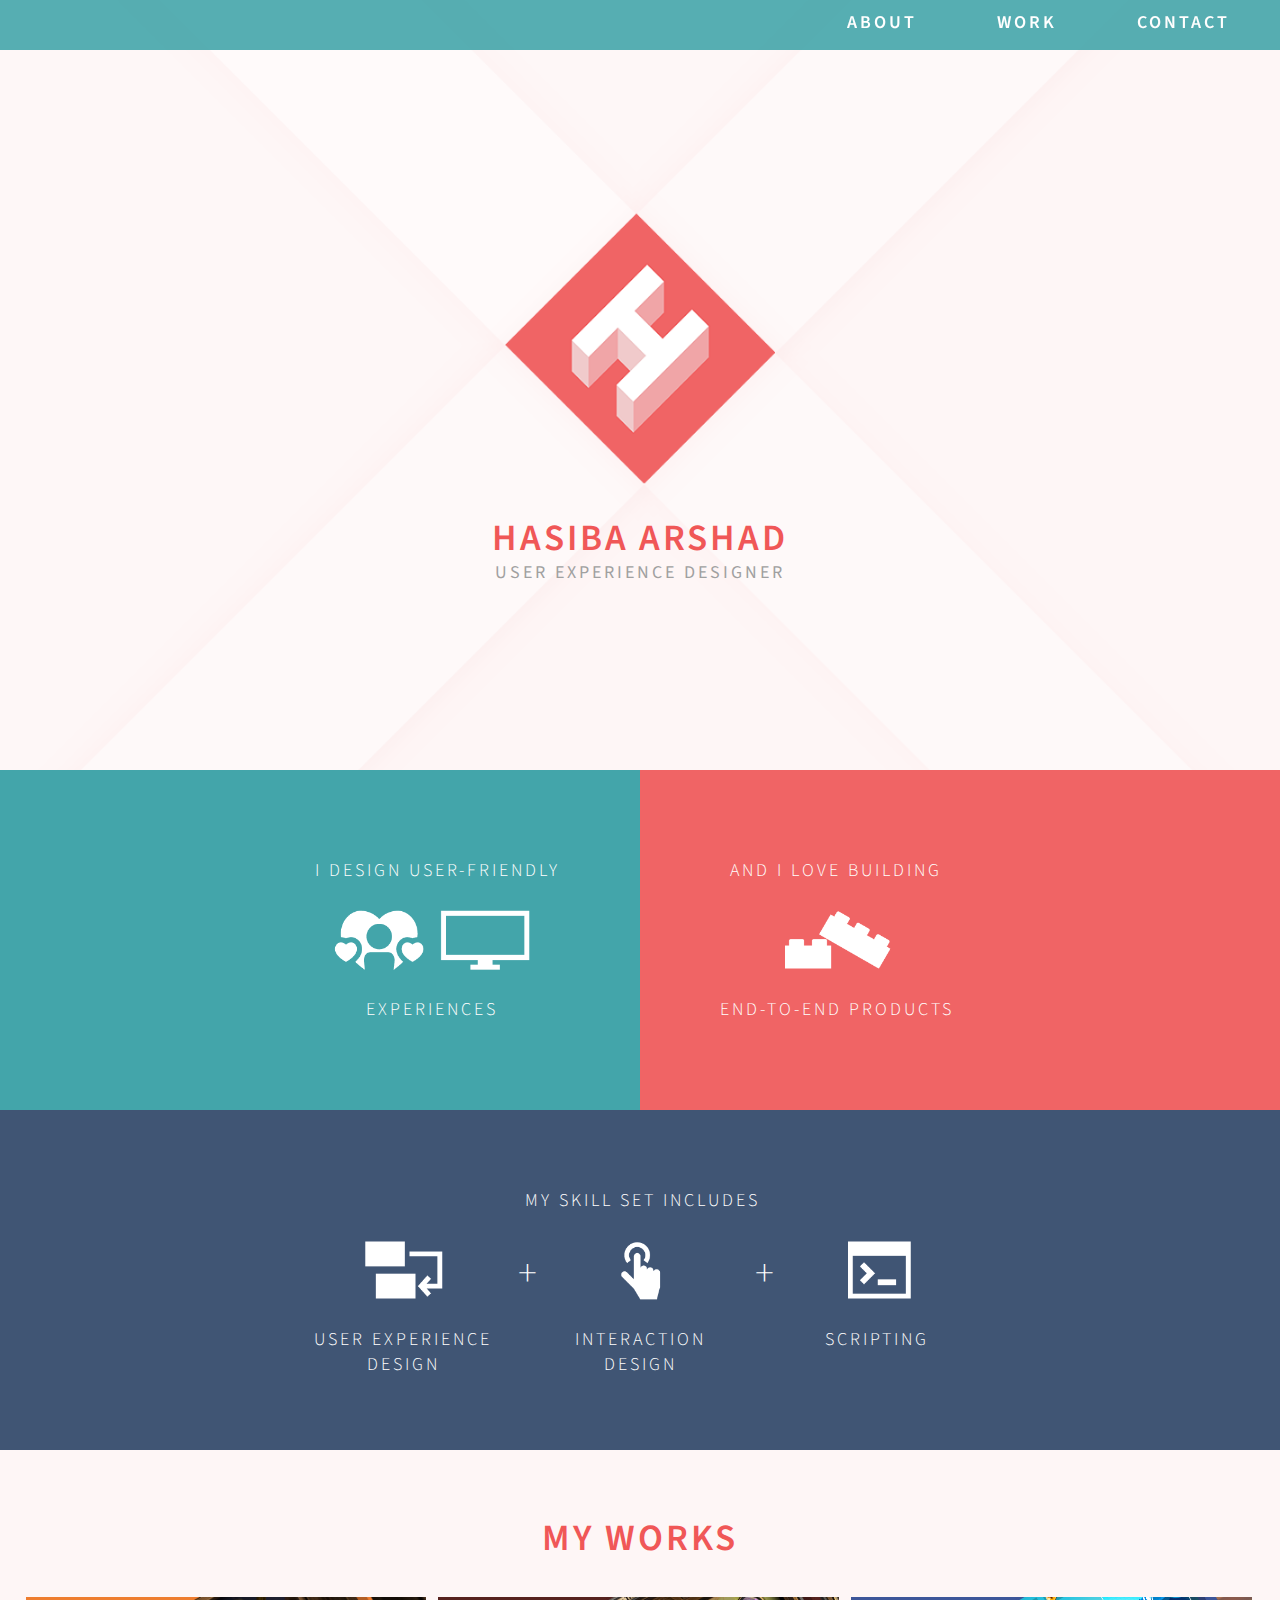
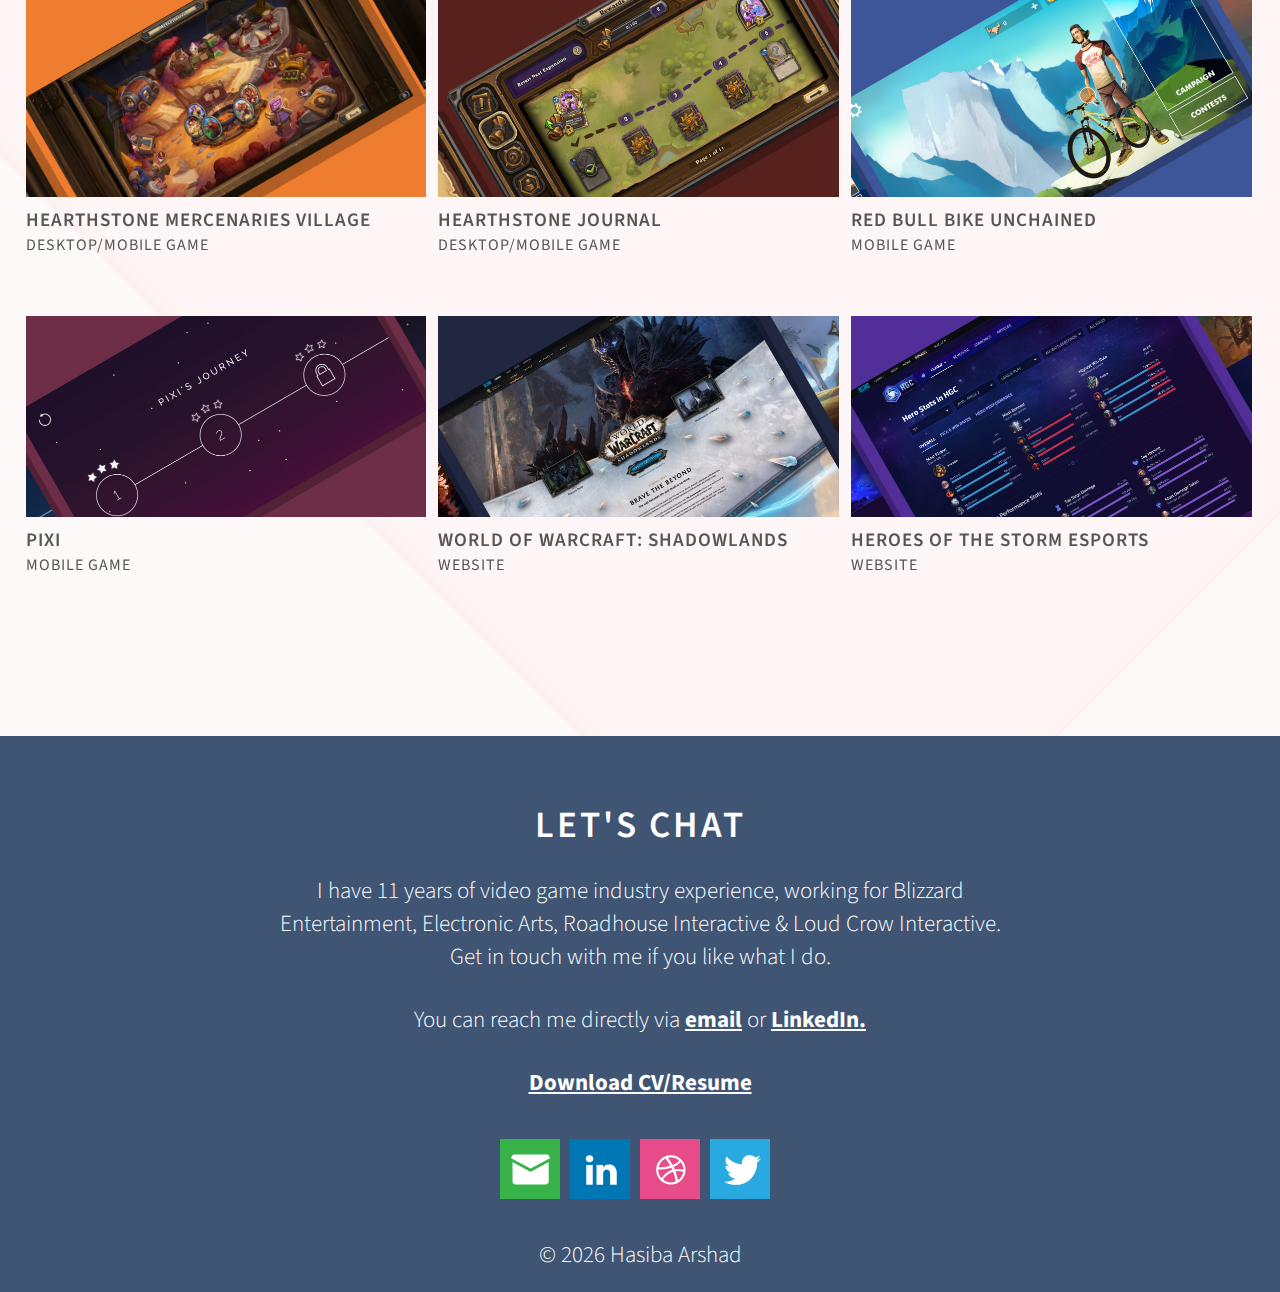
<file: index.html>
<!DOCTYPE html>
<html>
	<head>
		<title>Hasiba | Portfolio</title>
		<meta http-equiv="Content-Type" content="text/html; charset=UTF-8" />
		<meta name="viewport" content="width=device-width, initial-scale=1">
		<link href='https://fonts.googleapis.com/css?family=Source+Sans+Pro:400,200,200italic,300,300italic,400italic,600,600italic,700,700italic,900,900italic' rel='stylesheet' type='text/css'>
		<link rel="shortcut icon" href="favicon.ico" type="image/x-icon" />
		<link rel="stylesheet" type="text/css" href="css/shared.css" />	
		<link rel="stylesheet" type="text/css" href="css/style.css?v=2" />
		<link rel="stylesheet" type="text/css" href="css/fonts.css" />		
		<link rel="stylesheet" type="text/css" href="css/jquery.ui.tooltip.min.css" />	
		<link rel="stylesheet" href="js/FlexSlider/flexslider.css" type="text/css" media="screen" />		
		<script src="js/jquery-1.9.0.js"></script>
		<script src="js/html5shiv.js"></script>
		<script src="js/jqueryui/jquery.ui.core.js"></script>
		<script src="js/jqueryui/jquery.ui.widget.js"></script>
		<script src="js/jqueryui/jquery.ui.position.js"></script>
		<script src="js/jqueryui/jquery.ui.tooltip.js"></script>
		<script src="js/scripts.js"></script>

	</head>
	<body id="main">
		<div class="loader">
			<div class="sk-spinner sk-spinner-rotating-plane"></div>
		</div>
		<a class="absTop" name="top"></a>
		<nav>
			<div class="left">
				<a href="/" class="back"></a>
			</div>
			<a href="#" id="menuDrawer"></a>
			<div class="right">
				<a href="#about" class="left">About</a>
				<a href="#work" class="left">Work</a>
				<a href="#contact" class="left">Contact</a>
			</div>
			
		</nav>
		<div id="intro" data-scroll="white">
			<div id="introContents" data-scroll="down">
				<h1 class="title">Hasiba Arshad</h1>
				<h2 class="title">User Experience Designer</h2>
			</div>
		</div>
		
		<section>
			<a class="absTop" name="about"></a>
			<div id="about">
				<div class="about1">
					<p>I design user-friendly</p>
					<div class="iconText">
						<img src="images/icon_users.png" />
						<p>experiences</p>
					</div>
				</div>
				<div class="about2">
					<p>And I love building</p>
					<div class="iconText">
						<img src="images/icon_build.png" />
						<p>end-to-end products</p>
					</div>
				</div>
				<div class="clear"></div>
				<div class="about3">
					<p>My skill set includes</p>
					<div class="coli">
						<div class="iconText">
							<img src="images/icon_ux.png" />
							<p>user experience design</p>
						</div>
						<p class="plus">+</p>
						<div class="iconText">
							<img src="images/icon_ixd.png" />
							<p>interaction design</p>
						</div>
						<p class="plus">+</p>
						<div class="iconText">
							<img src="images/icon_se.png" />
							<p>scripting</p>
						</div>
						<div class="clear"></div>
					</div>
				</div>
				
			</div>
		</section>
		
		<section class="workThumbs">

			<div data-scroll="white" >
				<a class="absTop" name="work"></a>
				<h1>My Works</h1>
				<div class="works">

					<a class="col hvr-sweep-to-top" href="/village">
						<img src="images/thumb_village.jpg" alt="Thumbnail of Louvre Odeum" />
						<div class="caption">
							<h3>Hearthstone Mercenaries Village</h3>
							<h4>Desktop/Mobile Game</h4>
						</div>
					</a>

					<a class="col hvr-sweep-to-top" href="/journal">
						<img src="images/thumb_hsj.jpg" alt="Thumbnail of Hearthstone Journal" />
						<div class="caption">
							<h3>Hearthstone Journal</h3>
							<h4>Desktop/Mobile Game</h4>
						</div>
					</a>

					<a class="col hvr-sweep-to-top" href="/bike">
						<img src="images/thumb_bike.jpg" alt="Thumbnail of Red Bull Bike Unchained" />
						<div class="caption">
							<h3>Red Bull Bike Unchained</h3>
							<h4>Mobile Game</h4>
						</div>
					</a>
					
					<div class="clear"></div>
				</div>
				<div class="works">	
										
					<a class="col hvr-sweep-to-top" href="/pixi">
						<img src="images/thumb_pixi.jpg" alt="Thumbnail of Pixi" />
						<div class="caption">
							<h3>Pixi</h3>
							<h4>Mobile Game</h4>
						</div>
					</a>

					<a class="col hvr-sweep-to-top" href="/shadowlands">
						<img src="images/thumb_shadowlands.jpg" />
						<div class="caption">
							<h3>World of Warcraft: Shadowlands</h3>
							<h4>Website</h4>
						</div>
					</a>

					<a class="col hvr-sweep-to-top" href="/hgc">
						<img src="images/thumb_hgc.jpg" alt="Thumbnail of Heroes of the Storm Esports" />
						<div class="caption">
							<h3>Heroes of the Storm Esports</h3>
							<h4>Website</h4>
						</div>
					</a>


					
					<div class="clear"></div>
				</div>
			</div>
		</section>
		

		<section class="copyright">
			<div class="contents">
				<a class="absTop" name="contact"></a>
				<h1>Let's Chat</h1>
				<p class="center"> I have <script>document.write(new Date().getFullYear()-2015);</script> years of video game industry experience, working for Blizzard Entertainment, Electronic Arts, Roadhouse Interactive &amp; Loud Crow Interactive. Get in touch with me if you like what I do. </p>
				
				<p class="center"> You can reach me directly via <a target="_blank" href="mailto:hasiba.arshad@gmail.com">email</a> or <a class="col4" target="_blank" href="http://ca.linkedin.com/pub/hasiba-arshad/2b/a78/238/">LinkedIn.</a></p>
				<div class="center"><a target="_blank" href="resume.pdf">Download CV/Resume</a></div>
				<div class="links">
					<a class="col4" target="_blank" href="mailto:hasiba.arshad@gmail.com"><img src="images/icon_email.png" /></a>
					<a class="col4" target="_blank" href="http://ca.linkedin.com/pub/hasiba-arshad/2b/a78/238/"><img src="images/icon_linkedin.png" /></a>
					<a class="col4" target="_blank" href="https://dribbble.com/haxcb"><img src="images/icon_dribbble.png" /></a>
					<a class="col4 last" target="_blank" href="http://twitter.com/haxcb"><img src="images/icon_tw.png" /></a>
					
					<div class="clear"></div>
				</div>
				
				<div class="center small">&copy; <script>document.write(new Date().getFullYear());</script> Hasiba Arshad</div>

			</div>
		</section>		
		
		
		<a href="#top"><div class="backToTop"></div></a>
		
		
		<!-- FlexSlider -->
		<script defer src="js/FlexSlider/jquery.flexslider.js"></script>

		<script type="text/javascript">
			$(window).load(function(){
				$('.flexslider').flexslider({
					animation: "slide",
					slideshow: false,
					start: function(slider){
						$('body').removeClass('loading');
					}
				});
			});
		</script>
		<script type="text/javascript">
			var sc_project=10814347; 
			var sc_invisible=1; 
			var sc_security="bac7a750"; 
			var scJsHost = (("https:" == document.location.protocol) ?
			"https://secure." : "http://www.");
			document.write("<sc"+"ript type='text/javascript' src='" +
			scJsHost+
			"statcounter.com/counter/counter.js'></"+"script>");
		</script>
		<noscript><div class="statcounter"><a title="shopify visitor
		statistics" href="http://statcounter.com/shopify/"
		target="_blank"><img class="statcounter"
		src="http://c.statcounter.com/10814347/0/bac7a750/1/"
		alt="shopify visitor statistics"></a></div></noscript>
	</body>
</html>
</file>
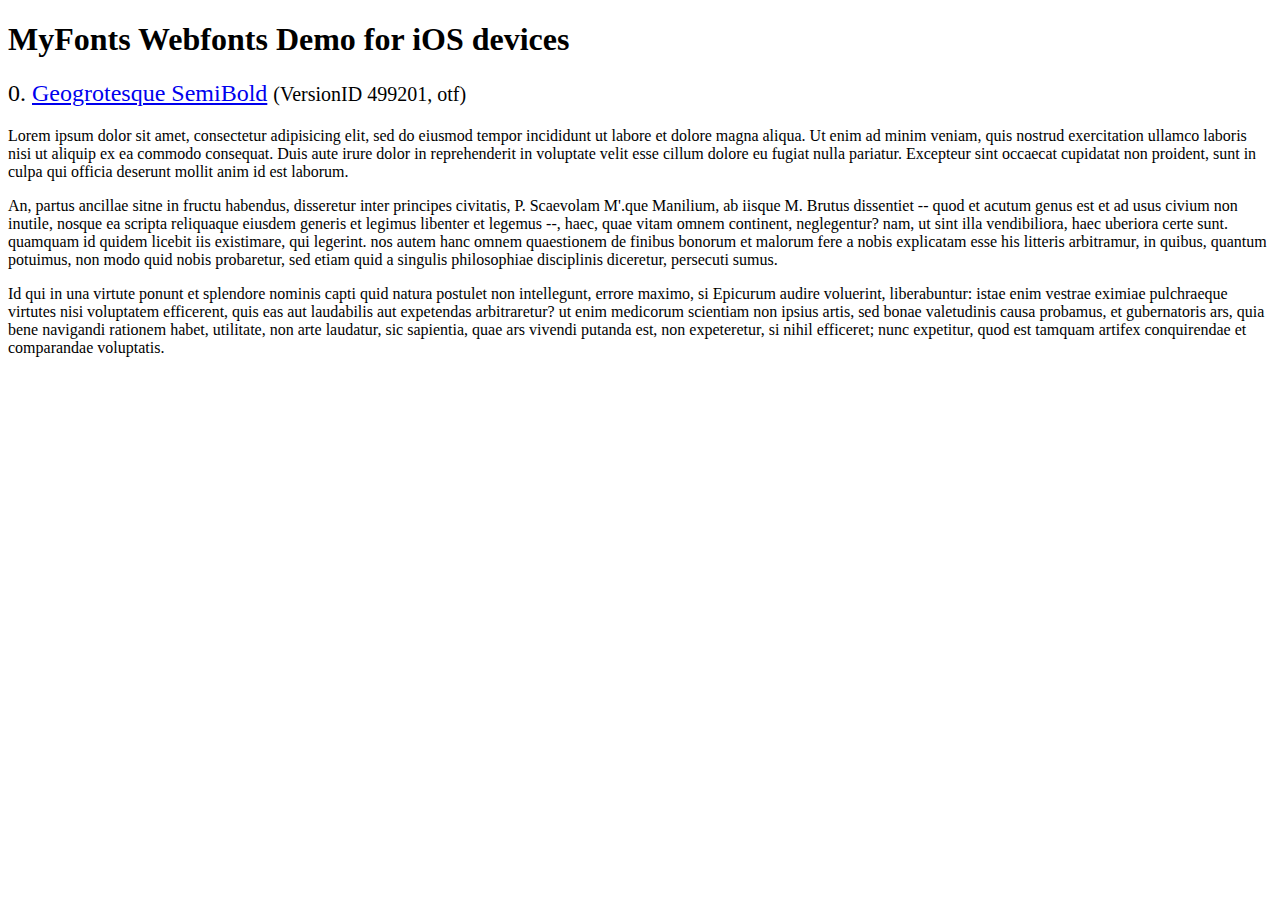
<file: js/FlexSlider/demo/fonts/webfonts/geo-semibold/svg/index.html>
<!DOCTYPE html>
<html>
<head>
<title>MyFonts Webfonts Demo for iOS devices</title>
<meta http-equiv="content-type" content="text/html; charset=utf-8" />

<style type="text/css" media="all">

	h2 {
		 font-weight:normal;
	}

		
	@font-face {
		font-family:"Geogrotesque-SemiBold";
		src:url("style_169898.svg#Geogrotesque-SemiBold") format("svg");
	}
	
	.webfont_0 {
		font-family: Geogrotesque-SemiBold;
	}
		
</style>

</head>

<body>

<h1>MyFonts Webfonts Demo for iOS devices</h1>


<h2>0. <span class='webfont_0'><a href='http://new.myfonts.com/search/style::169898/'>Geogrotesque SemiBold</a></span>
<small>(VersionID 499201, otf)</small>
</h2>

<p class='webfont_0'>Lorem ipsum dolor sit amet, consectetur adipisicing elit, sed do eiusmod tempor incididunt ut labore et dolore magna aliqua. Ut enim ad minim veniam, quis nostrud exercitation ullamco laboris nisi ut aliquip ex ea commodo consequat. Duis aute irure dolor in reprehenderit in voluptate velit esse cillum dolore eu fugiat nulla pariatur. Excepteur sint occaecat cupidatat non proident, sunt in culpa qui officia deserunt mollit anim id est laborum.</p>

<p class='webfont_0'>An, partus ancillae sitne in fructu habendus, disseretur inter principes civitatis, P. Scaevolam M'.que Manilium, ab iisque M. Brutus dissentiet -- quod et acutum genus est et ad usus civium non inutile, nosque ea scripta reliquaque eiusdem generis et legimus libenter et legemus --, haec, quae vitam omnem continent, neglegentur? nam, ut sint illa vendibiliora, haec uberiora certe sunt. quamquam id quidem licebit iis existimare, qui legerint. nos autem hanc omnem quaestionem de finibus bonorum et malorum fere a nobis explicatam esse his litteris arbitramur, in quibus, quantum potuimus, non modo quid nobis probaretur, sed etiam quid a singulis philosophiae disciplinis diceretur, persecuti sumus.</p>

<p class='webfont_0'>Id qui in una virtute ponunt et splendore nominis capti quid natura postulet non intellegunt, errore maximo, si Epicurum audire voluerint, liberabuntur: istae enim vestrae eximiae pulchraeque virtutes nisi voluptatem efficerent, quis eas aut laudabilis aut expetendas arbitraretur? ut enim medicorum scientiam non ipsius artis, sed bonae valetudinis causa probamus, et gubernatoris ars, quia bene navigandi rationem habet, utilitate, non arte laudatur, sic sapientia, quae ars vivendi putanda est, non expeteretur, si nihil efficeret; nunc expetitur, quod est tamquam artifex conquirendae et comparandae voluptatis.</p>




</body>
</html>
</file>
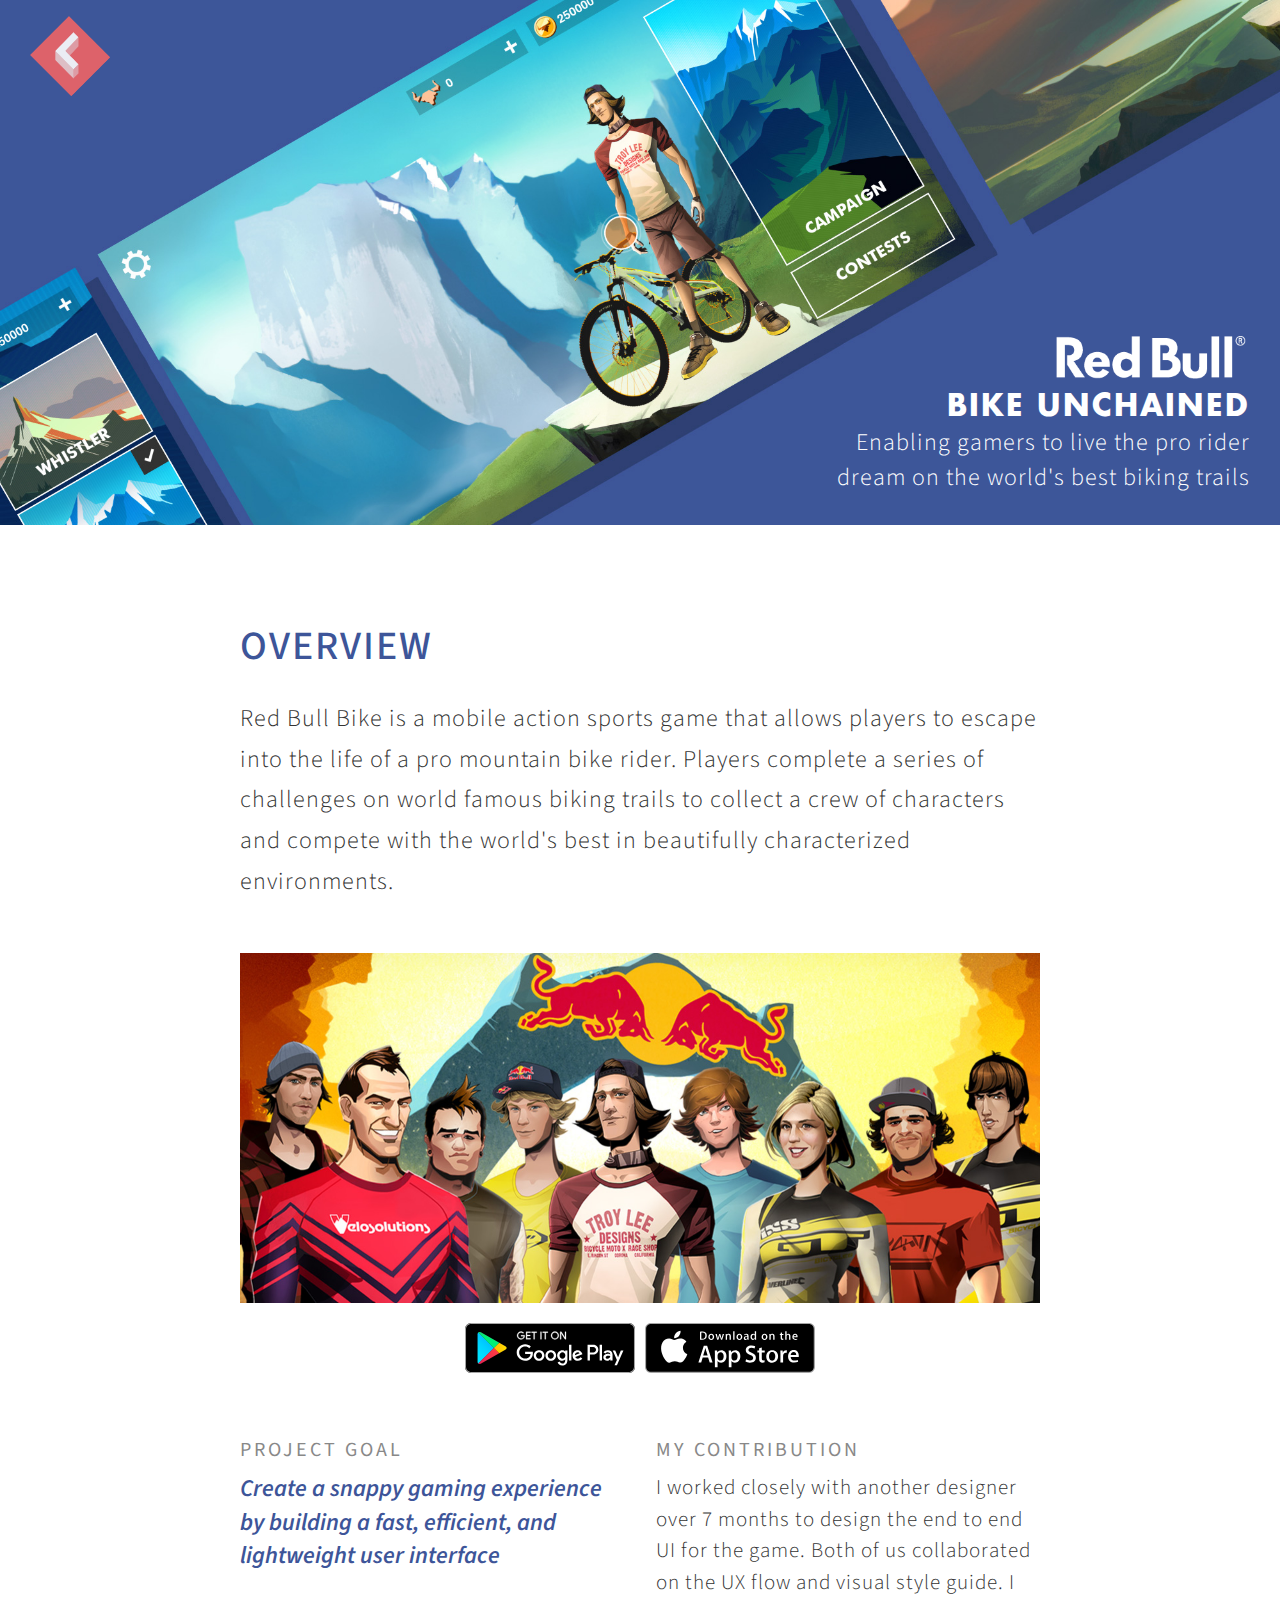
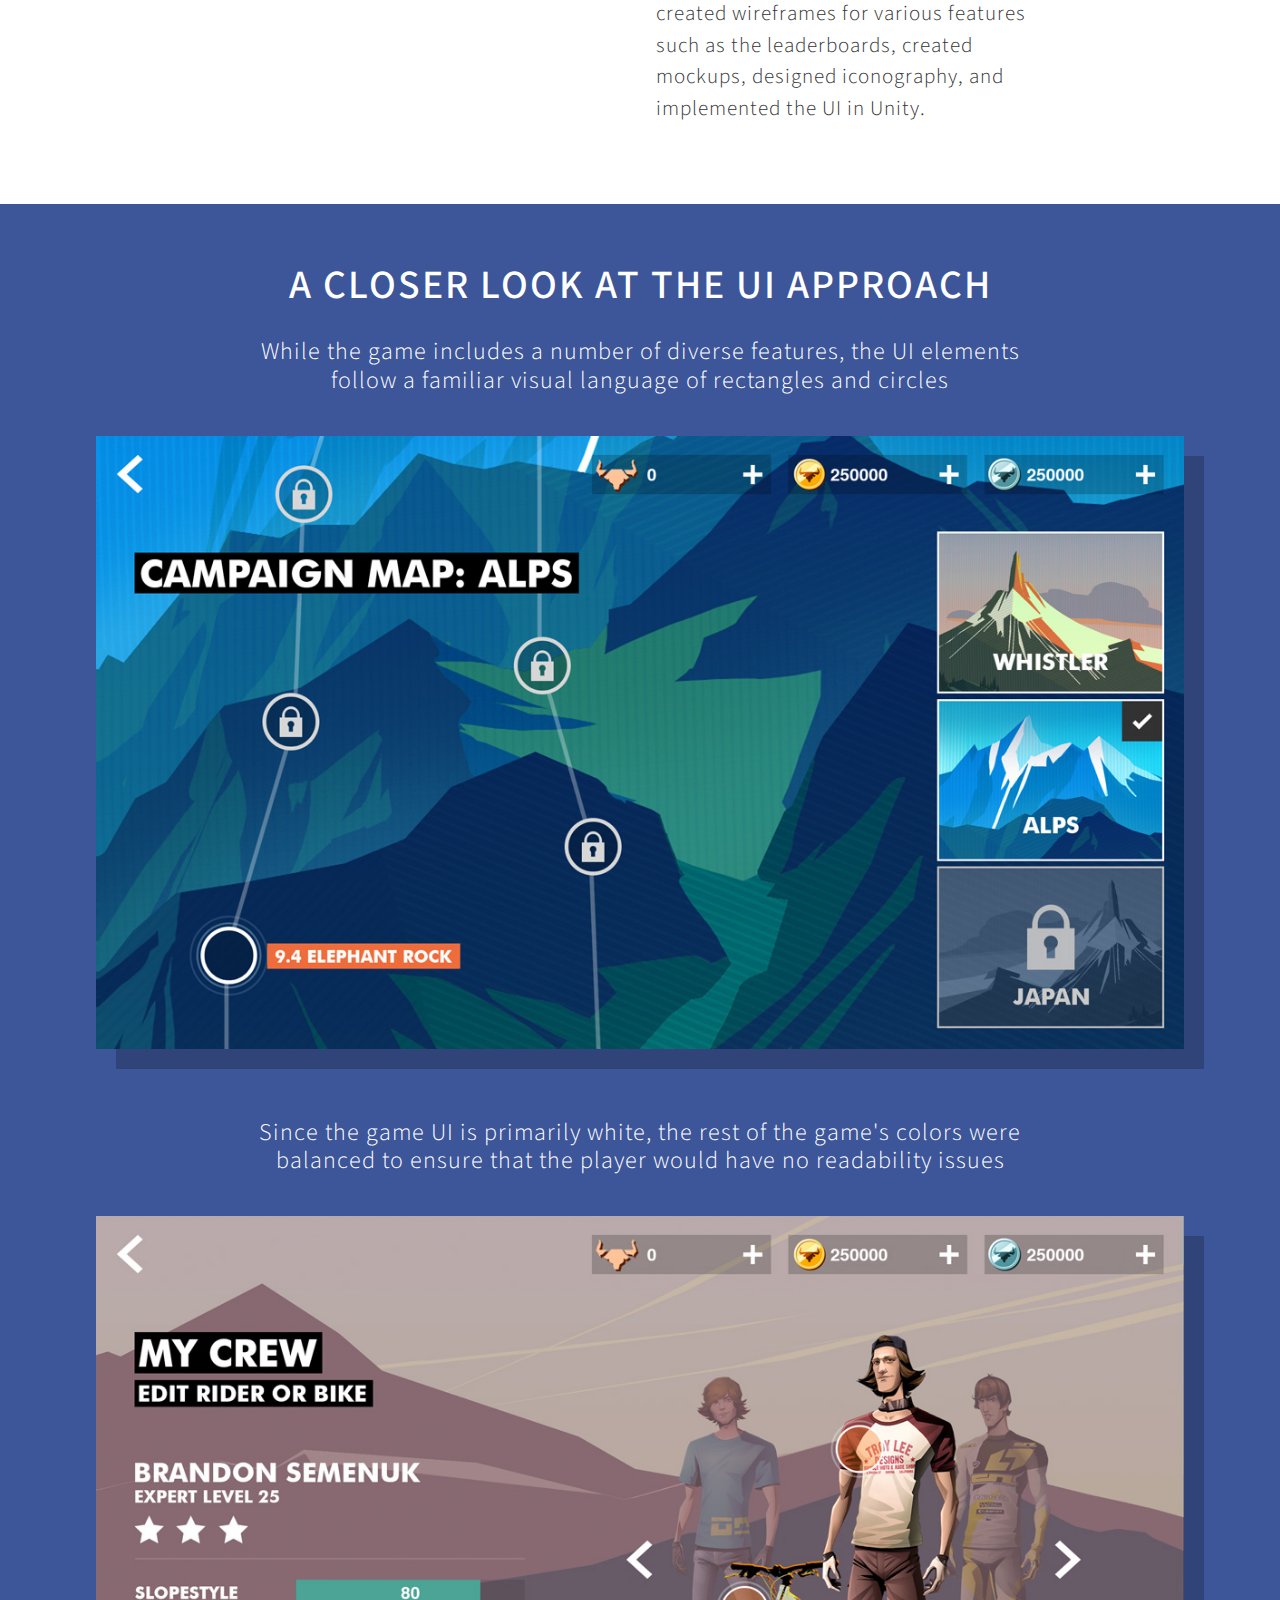
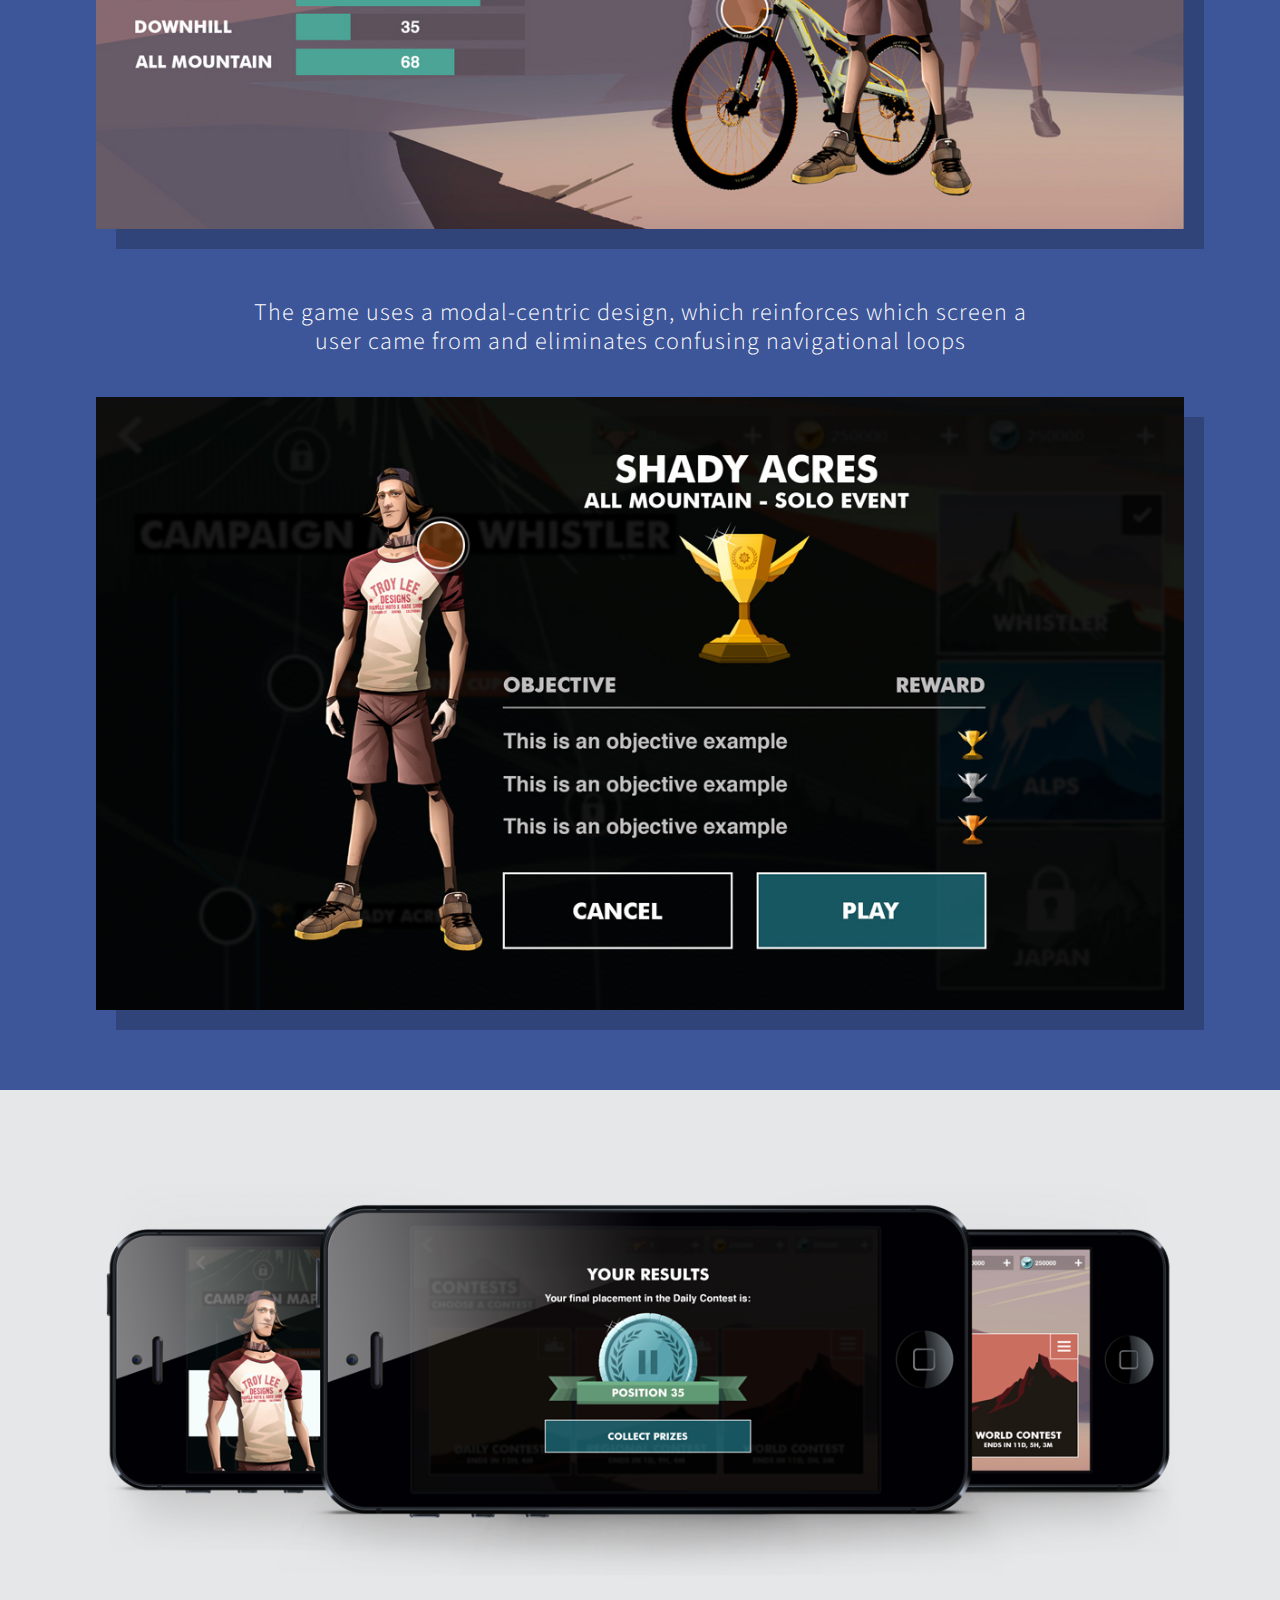
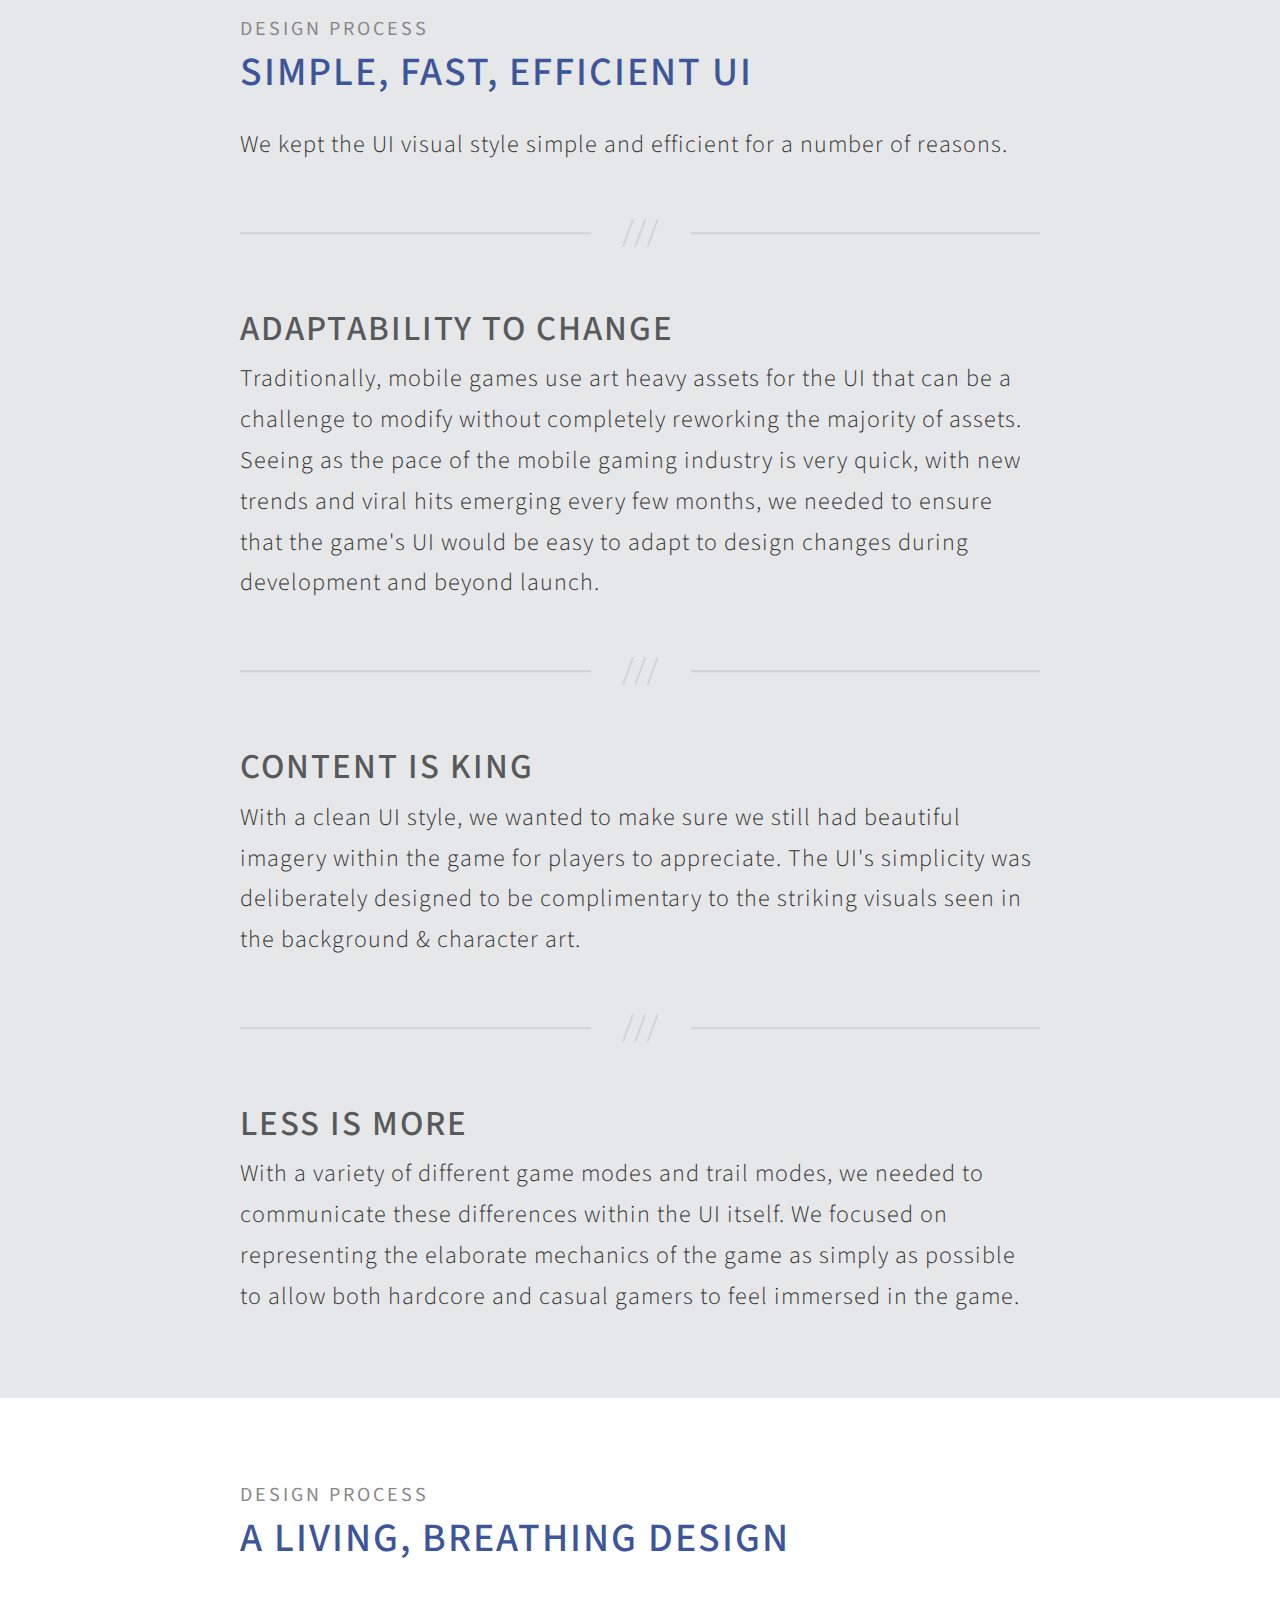
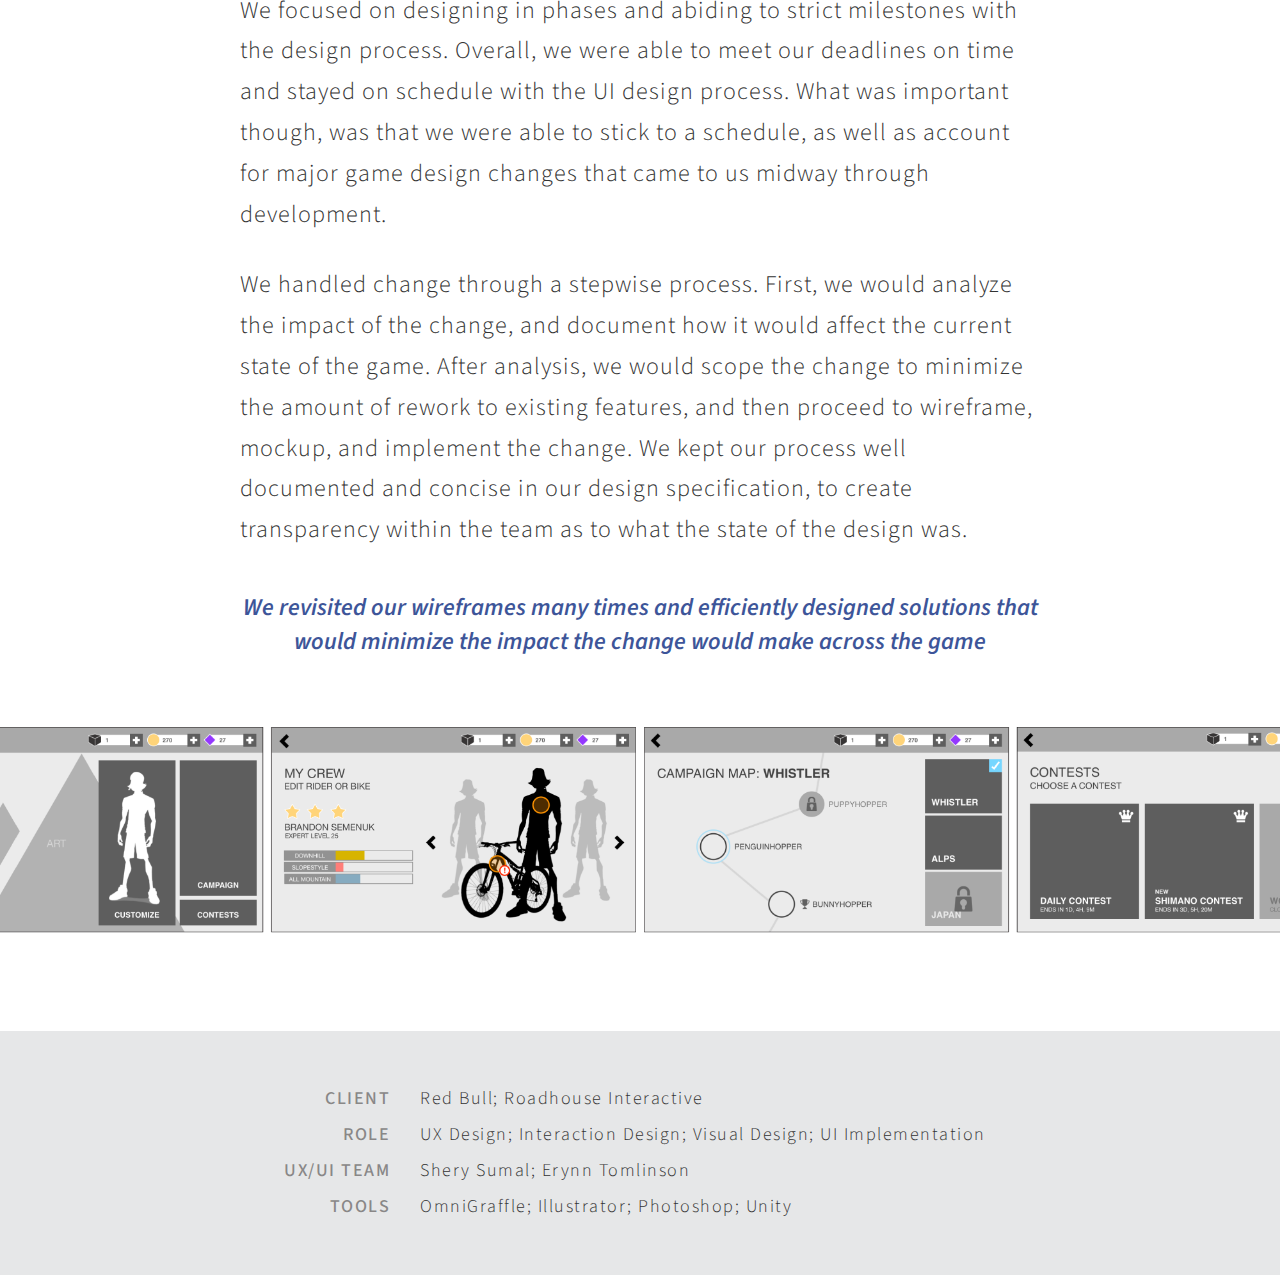
<file: bike.html>
<!DOCTYPE html>
<html>

	<head>
		<title>Hasiba | Red Bull Bike Unchained</title>
		<meta http-equiv="Content-Type" content="text/html; charset=UTF-8" />
		<meta name="viewport" content="width=device-width, initial-scale=1">
		<link rel="shortcut icon" href="favicon.ico" type="image/x-icon" />
		<link href='https://fonts.googleapis.com/css?family=Source+Sans+Pro:400,200,200italic,300,300italic,400italic,600,600italic,700,700italic,900,900italic' rel='stylesheet' type='text/css'>
		<link rel="stylesheet" type="text/css" href="css/fonts.css" />	
		<link rel="stylesheet" type="text/css" href="css/shared.css" />	
		<link rel="stylesheet" type="text/css" href="css/projects.css" />	
		<script src="js/jquery-1.9.0.js"></script>		
		<script src="js/html5shiv.js"></script>
		<script src="js/scripts.js"></script>
	</head>
	
	<body id="bike">
		<div class="loader">
			<div class="sk-spinner sk-spinner-rotating-plane"></div>
		</div>
		<a class="absTop" name="top"></a>
		<nav>
			<a href="/" class="back"></a>
		</nav>
		<section class="header">
			<img class="headerBG" src="images/bu/header.jpg" alt="Bike Unchained" />
			<div class="logoBox">
				<img class="right" src="images/bu/logo.png" alt="Red Bull" />
				<h2 class="clear">Bike Unchained</h2>
				<p>Enabling gamers to live the pro rider dream on the world's best biking trails</p>
			</div>

		</section>
		
		<section>
			<div class="container text">
				<h1>Overview</h1>
				<p>Red Bull Bike is a mobile action sports game that allows players to escape into the life of a pro mountain bike rider. Players complete a series of challenges on world famous biking trails to collect a crew of characters and compete with the world's best in beautifully characterized environments.</p>
				<img class="overview" src="images/bu/riders.jpg" alt="Riders from Bike Unchained" />
				<div class="download">
					<a class="left" href="https://play.google.com/store/apps/details?id=com.redbull.bike&referrer=af_tranid%3D3TE2FJF4MB8E4C3S&c%3DBikeUnchained&pid%3DBikeChannelAndroid&utm_source=global_co&utm_medium=prtnr&utm_content=Mar2515&utm_campaign=PartBadge&pcampaignid=MKT-Other-global-all-co-prtnr-py-PartBadge-Mar2515-1"><img alt="Get it on Google Play" src="images/googleplaystore.svg" /></a>
					<a class="left" href="https://itunes.apple.com/ca/app/bike-unchained/id941087958?mt=8"><img alt="Get it on the App Store" src="images/applestore.svg" /></a>
					<div class="clear"></div>
				</div>

				<div class="flex-row clear">
					<div class="col2">
						<h5>PROJECT GOAL</h5>
						<div class="emph">Create a snappy gaming experience by building a fast, efficient, and lightweight user interface</div>
					</div>
					<div class="col2">
						<h5>MY CONTRIBUTION</h5>
						<p class="textSmol">I worked closely with another designer over 7 months to design the end to end UI for the game. Both of us collaborated on the UX flow and visual style guide. I created wireframes for various features such as the leaderboards, created mockups, designed iconography, and implemented the UI in Unity.</p>
					</div>
				</div>
			</div>
		</section>
		
		<section class="colorBG">
			<div class="container text clearBot">
				<h1 class="center">A Closer Look at the UI Approach</h1>
				<p class="center">While the game includes a number of diverse features, the UI elements follow a familiar visual language of rectangles and circles</p>
			</div>
			<div class="partialContainer clearBot">
				<img class="shadow" src="images/bu/screen1.jpg" alt="Alps Campaign Screen" />
			</div>
			<div class="container text topSpace clearBot">
				<p class="center">Since the game UI is primarily white, the rest of the game's colors were balanced to ensure that the player would have no readability issues</p>
			</div>
			<div class="partialContainer clearBot">
				<img class="shadow" src="images/bu/screen2.jpg" alt="My Crew Screen" />
			</div>
			<div class="container text topSpace clearBot">
				<p class="center">The game uses a modal-centric design, which reinforces which screen a user came from and eliminates confusing navigational loops </p>
			</div>
			<div class="partialContainer">
				<img class="shadow" src="images/bu/screen3.jpg" alt="Pre-Race Screen" />
			</div>

		</section>
		
		<section class="noTitle lightBG">
			<div class="partialContainer clearBot">
				<img class="norm" src="images/bu/screen4.png" alt="Screenshots of Bike Unchained" />
				<div class="clear"></div>
			</div>
			<div class="container text">
				<h5>Design Process</h5>
				<h1 class="flushTop">Simple, Fast, Efficient UI</h1>
				<p>We kept the UI visual style simple and efficient for a number of reasons.</p>
				<hr />
				<h2>Adaptability to Change</h2>
				<p>Traditionally, mobile games use art heavy assets for the UI that can be a challenge to modify without completely reworking the majority of assets. Seeing as the pace of the mobile gaming industry is very quick, with new trends and viral hits emerging every few months, we needed to ensure that the game's UI would be easy to adapt to design changes during development and beyond launch. </p>	
				<hr />
				<h2>Content is King</h2>
				<p>With a clean UI style, we wanted to make sure we still had beautiful imagery within the game for players to appreciate. The UI's simplicity was deliberately  designed to be complimentary to the striking visuals seen in the background & character art.</p>	
				<hr />
				<h2>Less is More</h2>
				<p>With a variety of different game modes and trail modes, we needed to communicate these differences within the UI itself. We focused on representing the elaborate mechanics of the game as simply as possible to allow both hardcore and casual gamers to feel immersed in the game.</p>			

				
			</div>
		</section>
		<section class="noTitle">
			<div class="container text clearBot">
				<h5>Design Process</h5>
				<h1 class="flushTop">A Living, Breathing Design</h1>
				<p>We focused on designing in phases and abiding to strict milestones with the design process. Overall, we were able to meet our deadlines on time and stayed on schedule with the UI design process. What was important though, was that we were able to stick to a schedule, as well as account for major game design changes that came to us midway through development.</p>
				<p>We handled change through a stepwise process. First, we would analyze the impact of the change, and document how it would affect the current state of the game. After analysis, we would scope the change to minimize the amount of rework to existing features, and then proceed to wireframe, mockup, and implement the change. We kept our process well documented and concise in our design specification, to create transparency within the team as to what the state of the design was.</p>
				<div class="center emph topSpace">We revisited our wireframes many times and efficiently designed solutions that would minimize the impact the change would make across the game</div>
			</div>
			<img class="topSpace botSpace" src="images/bu/wires.png" alt="Wireframes of Bike Unchained" />
			
		</section>
		
		<section class="lightBG">
			<div class="credits">
				<h4>Client</h4> 
				<p>Red Bull; Roadhouse Interactive</p>
				<div class="clear"></div>
				
				<h4>Role</h4> 
				<p>UX Design; Interaction Design; Visual Design; UI Implementation</p>
				<div class="clear"></div>
				
				<h4>UX/UI Team</h4> 
				<p>Shery Sumal; Erynn Tomlinson</p>
				<div class="clear"></div>
				
				<h4>Tools</h4> 
				<p>OmniGraffle; Illustrator; Photoshop; Unity</p>
				<div class="clear"></div>
			</div>
		</section>
		
		<a href="#top"><div class="backToTop"></div></a>
		<script type="text/javascript">
			var sc_project=10814347; 
			var sc_invisible=1; 
			var sc_security="bac7a750"; 
			var scJsHost = (("https:" == document.location.protocol) ?
			"https://secure." : "http://www.");
			document.write("<sc"+"ript type='text/javascript' src='" +
			scJsHost+
			"statcounter.com/counter/counter.js'></"+"script>");
		</script>
		<noscript><div class="statcounter"><a title="shopify visitor
		statistics" href="http://statcounter.com/shopify/"
		target="_blank"><img class="statcounter"
		src="http://c.statcounter.com/10814347/0/bac7a750/1/"
		alt="shopify visitor statistics"></a></div></noscript>
		
	</body>

</html>
</file>
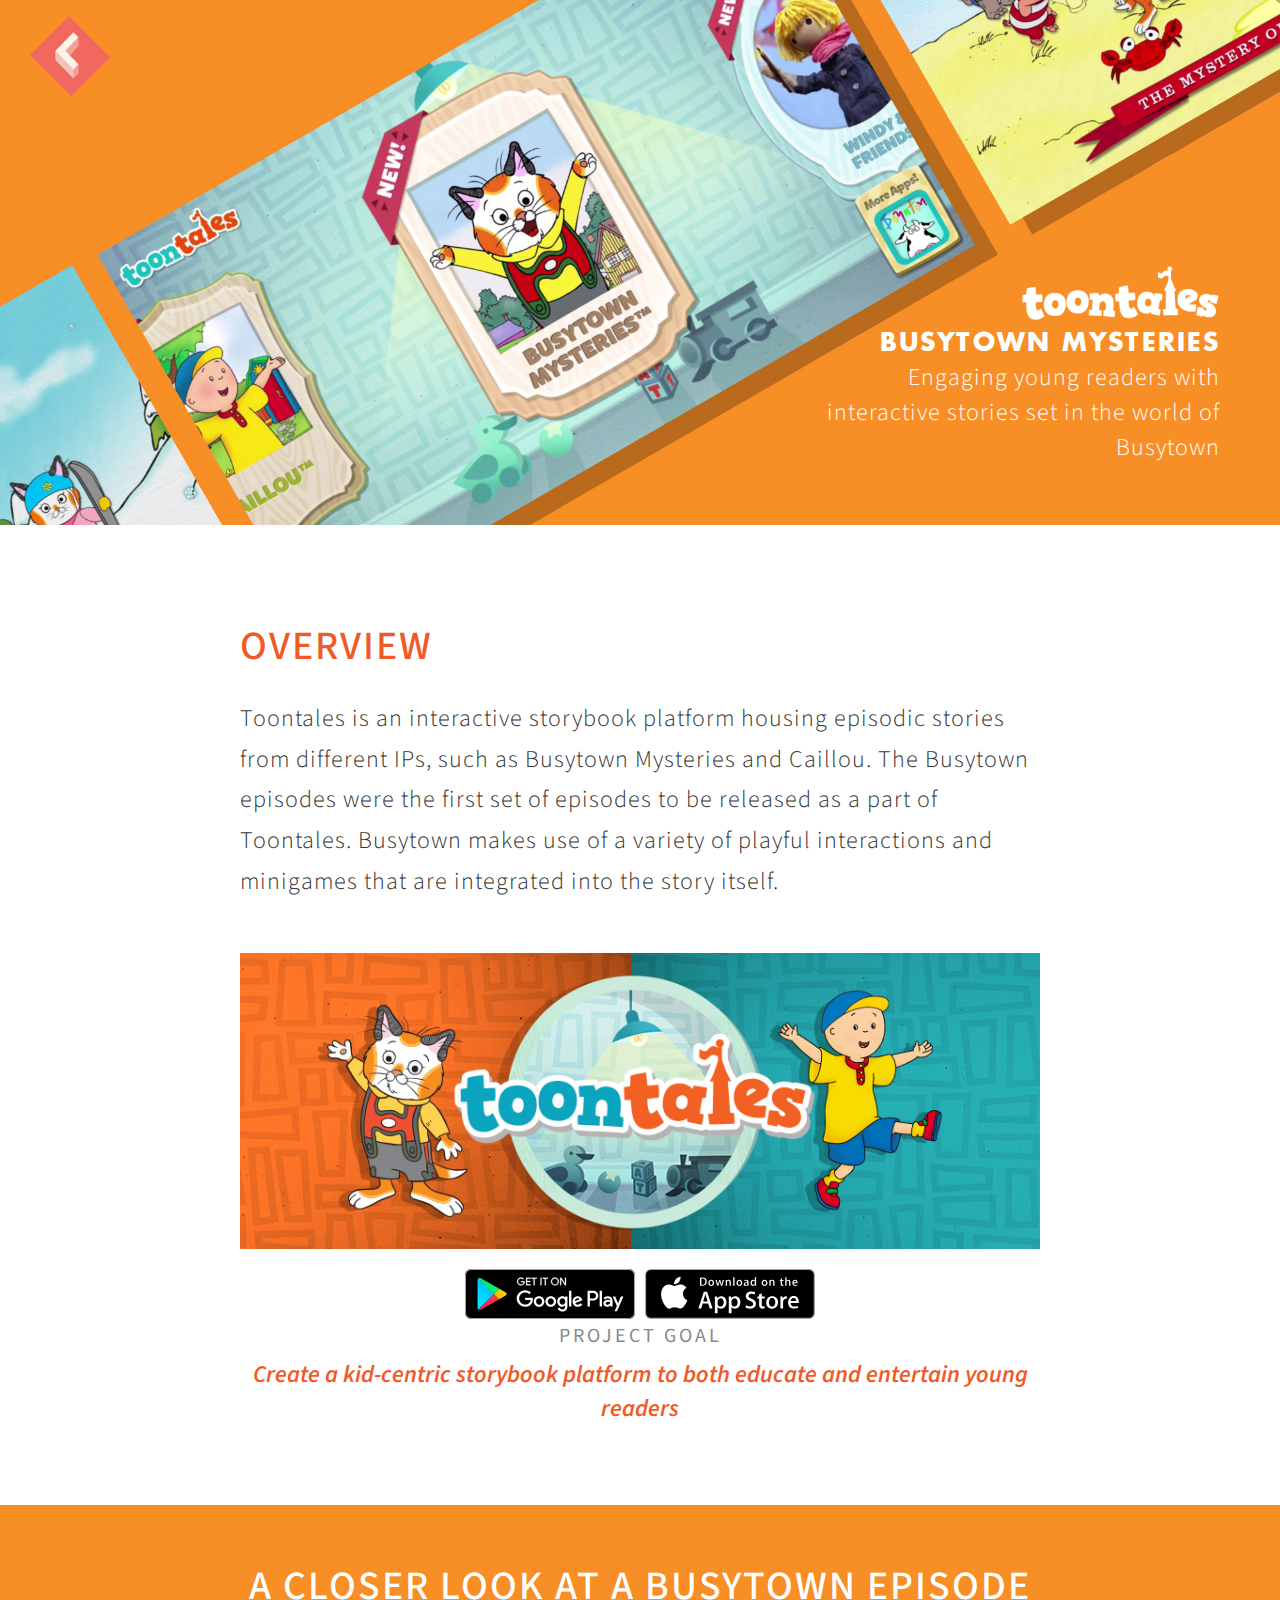
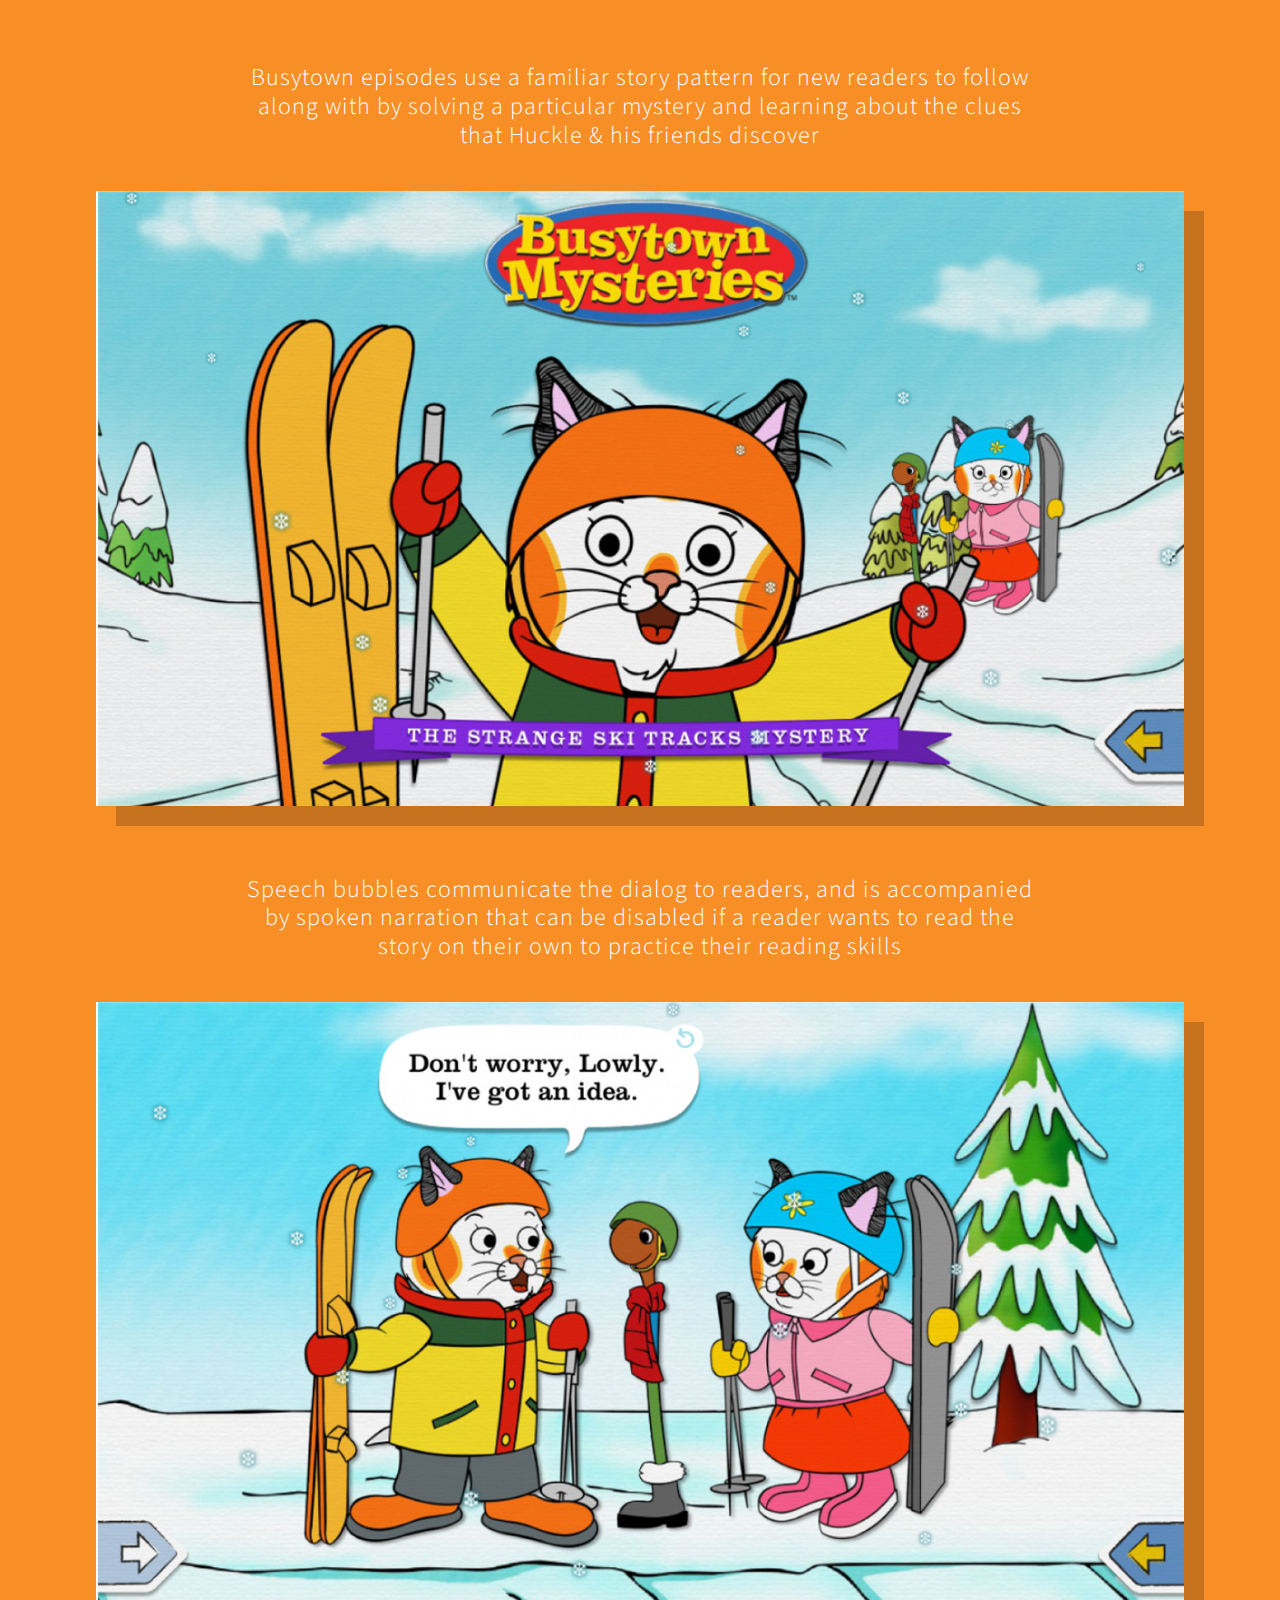
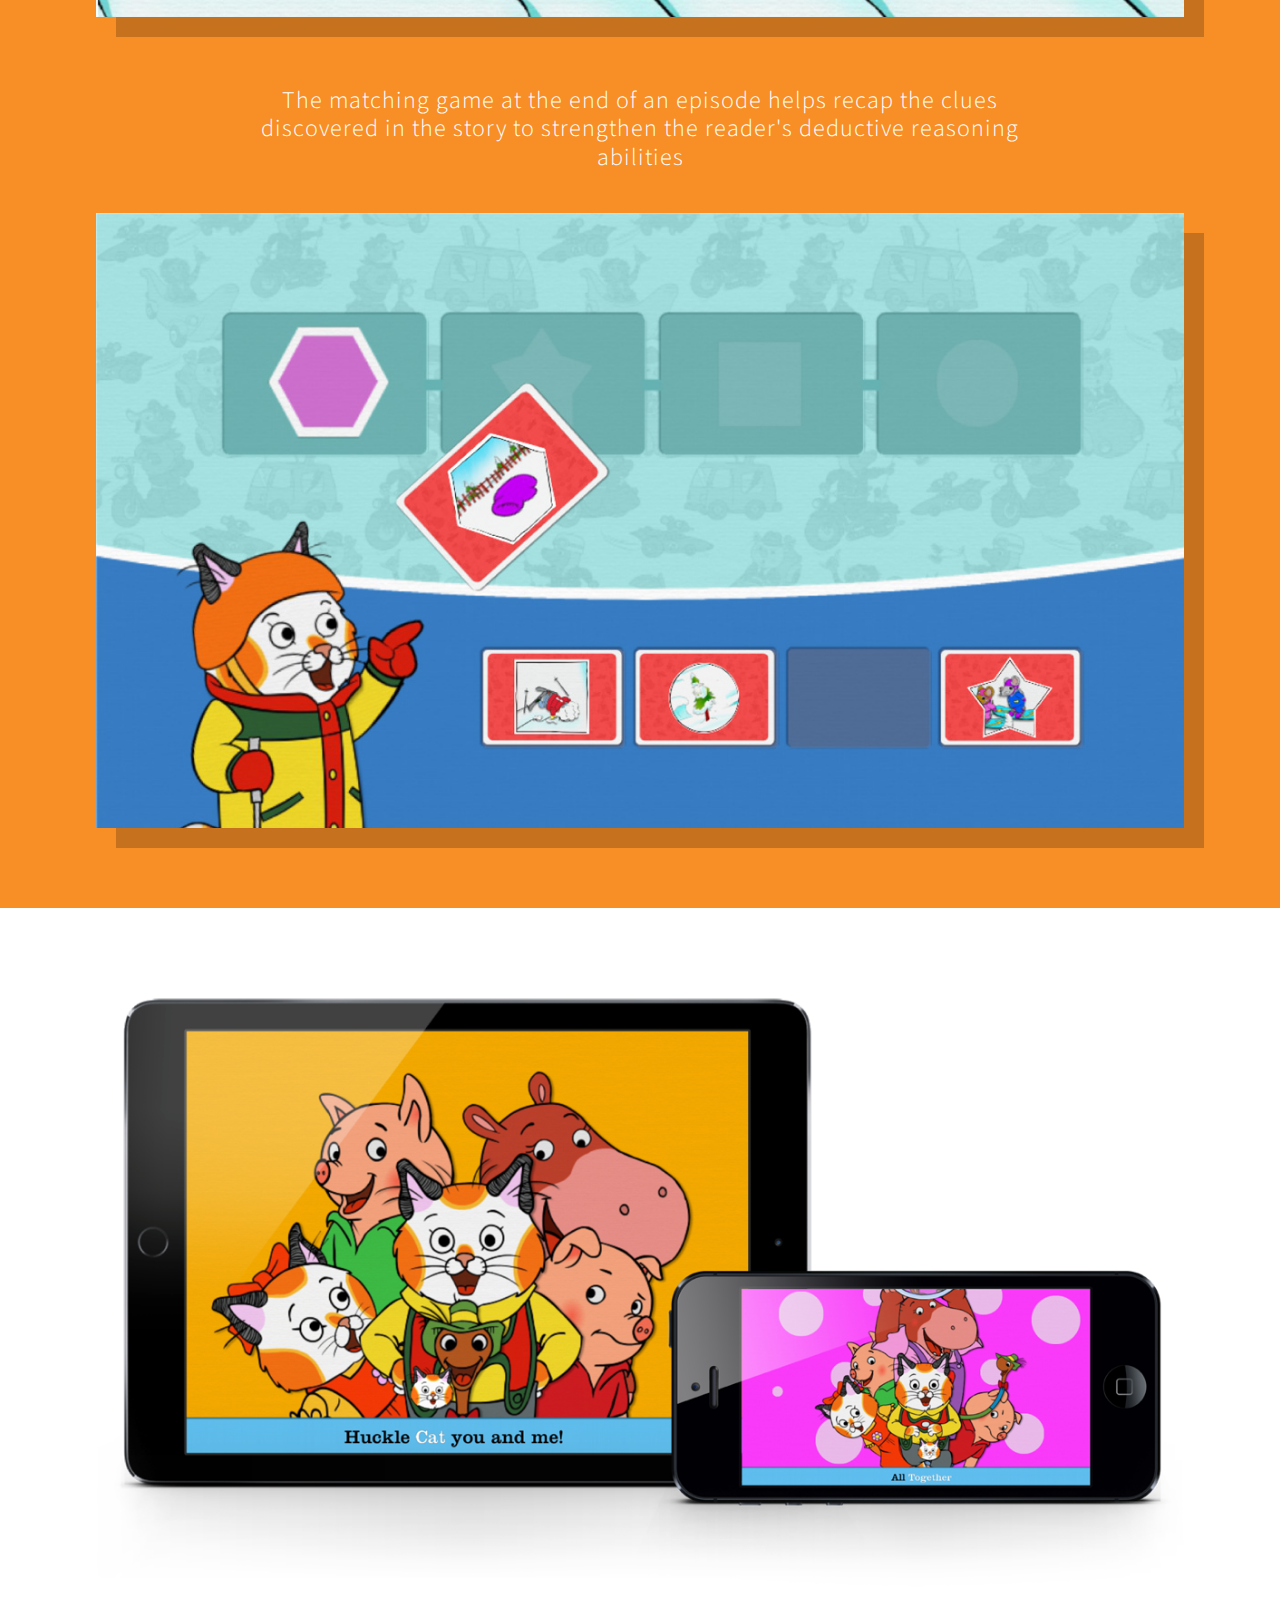
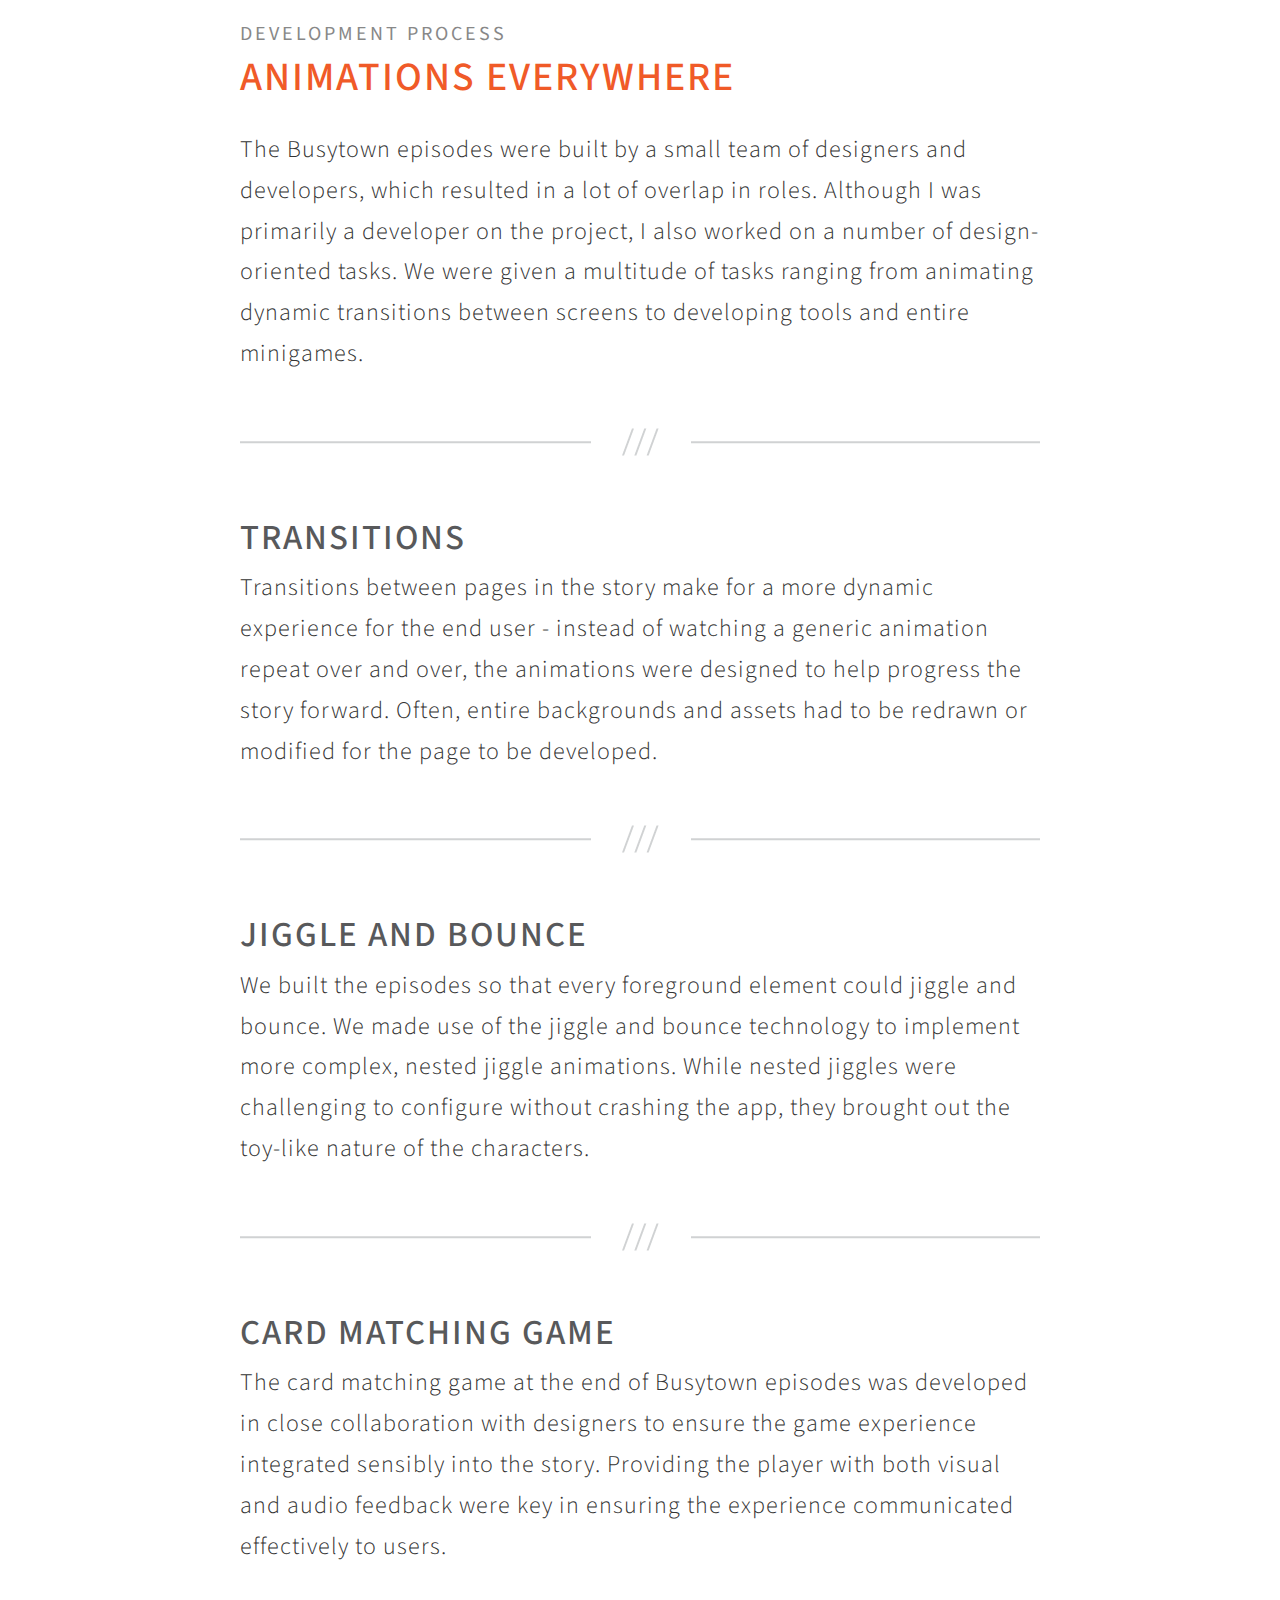
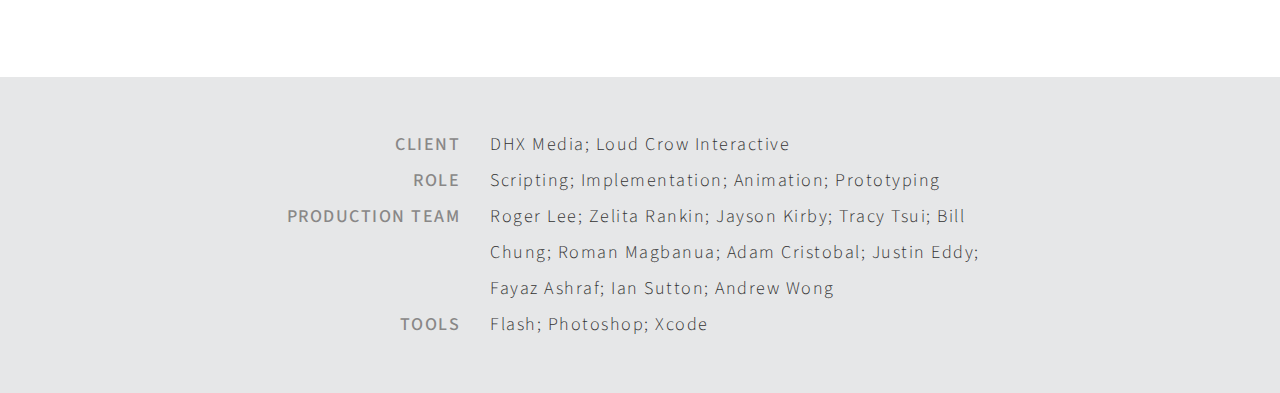
<file: busytown.html>
<!DOCTYPE html>
<html>

	<head>
		<title>Hasiba | Toontales Busytown Mysteries</title>
		<meta http-equiv="Content-Type" content="text/html; charset=UTF-8" />
		<meta name="viewport" content="width=device-width, initial-scale=1">
		<link rel="shortcut icon" href="favicon.ico" type="image/x-icon" />
		<link href='https://fonts.googleapis.com/css?family=Source+Sans+Pro:400,200,200italic,300,300italic,400italic,600,600italic,700,700italic,900,900italic' rel='stylesheet' type='text/css'>	
		<link rel="stylesheet" type="text/css" href="css/fonts.css" />	
		<link rel="stylesheet" type="text/css" href="css/shared.css" />	
		<link rel="stylesheet" type="text/css" href="css/projects.css" />	
		<script src="js/jquery-1.9.0.js"></script>		
		<script src="js/html5shiv.js"></script>
		<script src="js/scripts.js"></script>
	</head>
	
	<body id="busytown">
		<div class="loader">
			<div class="sk-spinner sk-spinner-rotating-plane"></div>
		</div>
		<a class="absTop" name="top"></a>
		<nav>
			<a href="/" class="back"></a>
		</nav>
		<section class="header">
			<img class="headerBG" src="images/bt/header.jpg" alt="Toontales Busytown Mysteries" />
			<div class="logoBox">
				<img class="right" src="images/bt/logo.png" alt="Toontales" />
				<h2 class="clear">Busytown Mysteries</h2>
				<p>Engaging young readers with interactive stories set in the world of Busytown</p>
			</div>

		</section>
		
		<section>
			<div class="container text">
				<h1>Overview</h1>
				<p>Toontales is an interactive storybook platform housing episodic stories from different IPs, such as Busytown Mysteries and Caillou. The Busytown episodes were the first set of episodes to be released as a part of Toontales. Busytown makes use of a variety of playful interactions and minigames that are integrated into the story itself.</p>
				<img class="overview" src="images/bt/characters.jpg" alt="Huckle the Cat and Caillou" />
				<div class="download">
					<a class="left" href="https://play.google.com/store/apps/details?id=com.loudcrow.toontales&hl=en"><img alt="Get it on Google Play" src="images/googleplaystore.svg" /></a>
					<a class="left" href="https://itunes.apple.com/ca/app/toontales-preschool-reading/id731023052?mt=8"><img alt="Get it on the App Store" src="images/applestore.svg" /></a>
				</div>
				<h5 class="center clear">PROJECT GOAL</h5>
				<div class="emph center">Create a kid-centric storybook platform to both educate and entertain young readers</div>
			</div>
		</section>
		
		<section class="colorBG">
			<div class="container text clearBot">
				<h1 class="center">A Closer Look at a Busytown Episode</h1>
				<p class="center topSpace">Busytown episodes use a familiar story pattern for new readers to follow along with by solving a particular mystery and learning about the clues that Huckle & his friends discover</p>
			</div>
			<div class="partialContainer clearBot">
				<img class="shadow" src="images/bt/screen1.jpg" alt="The Strange Ski Tracks Mystery Title Screen" />
			</div>
			<div class="container text topSpace clearBot">
				<p class="center">Speech bubbles communicate the dialog to readers, and is accompanied by spoken narration that can be disabled if a reader wants to read the story on their own to practice their reading skills</p>
			</div>
			<div class="partialContainer clearBot">
				<img class="shadow" src="images/bt/screen2.jpg" alt="Huckle Talking to Lowly Screen" />
			</div>
			<div class="container text topSpace clearBot">
				<p class="center">The matching game at the end of an episode helps recap the clues discovered in the story to strengthen the reader's deductive reasoning abilities</p>
			</div>
			<div class="partialContainer">
				<img class="shadow" src="images/bt/screen3.jpg" alt="Card Matching Recap Game Screen" />
			</div>

		</section>
		
		<section class="noTitle">
			<div class="partialContainer clearBot">
				<img class="norm" src="images/bt/screen4.png" alt="Screenshots of Toontales Busytown Mysteries" />
				<div class="clear"></div>
			</div>
			<div class="container text">
				<h5>Development Process</h5>
				<h1 class="flushTop">Animations Everywhere</h1>
				<p>The Busytown episodes were built by a small team of designers and developers, which resulted in a lot of overlap in roles. Although I was primarily a developer on the project, I also worked on a number of design-oriented tasks. We were given a multitude of tasks ranging from animating dynamic transitions between screens to developing tools and entire minigames.</p>
				<hr />
				<h2>Transitions</h2>
				<p>Transitions between pages in the story make for a more dynamic experience for the end user - instead of watching a generic animation repeat over and over, the animations were designed to help progress the story forward. Often, entire backgrounds and assets had to be redrawn or modified for the page to be developed.</p>
				<hr />
				<h2>Jiggle and Bounce</h2>
				<p>We built the episodes so that every foreground element could jiggle and bounce. We made use of the jiggle and bounce technology to implement more complex, nested jiggle animations. While nested jiggles were challenging to configure without crashing the app, they brought out the toy-like nature of the characters.</p>
				<hr />
				<h2>Card Matching Game</h2>
				<p>The card matching game at the end of Busytown episodes was developed in close collaboration with designers to ensure the game experience integrated sensibly into the story. Providing the player with both visual and audio feedback were key in ensuring the experience communicated effectively to users.</p>
				
			</div>
		</section>
		
		<section class="lightBG">
			<div class="credits">
				<h4>Client</h4> 
				<p>DHX Media; Loud Crow Interactive</p>
				<div class="clear"></div>
				
				<h4>Role</h4> 
				<p>Scripting; Implementation; Animation; Prototyping</p>
				<div class="clear"></div>
				
				<h4>Production Team</h4> 
				<p>Roger Lee; Zelita Rankin; Jayson Kirby; Tracy Tsui; Bill Chung; Roman Magbanua; Adam Cristobal; Justin Eddy; Fayaz Ashraf; Ian Sutton; Andrew Wong</p>
				<div class="clear"></div>
				
				<h4>Tools</h4> 
				<p>Flash; Photoshop; Xcode</p>
				<div class="clear"></div>
			</div>
		</section>
		
		<a href="#top"><div class="backToTop"></div></a>
		<script type="text/javascript">
			var sc_project=10814347; 
			var sc_invisible=1; 
			var sc_security="bac7a750"; 
			var scJsHost = (("https:" == document.location.protocol) ?
			"https://secure." : "http://www.");
			document.write("<sc"+"ript type='text/javascript' src='" +
			scJsHost+
			"statcounter.com/counter/counter.js'></"+"script>");
		</script>
		<noscript><div class="statcounter"><a title="shopify visitor
		statistics" href="http://statcounter.com/shopify/"
		target="_blank"><img class="statcounter"
		src="http://c.statcounter.com/10814347/0/bac7a750/1/"
		alt="shopify visitor statistics"></a></div></noscript>
		
	</body>

</html>
</file>
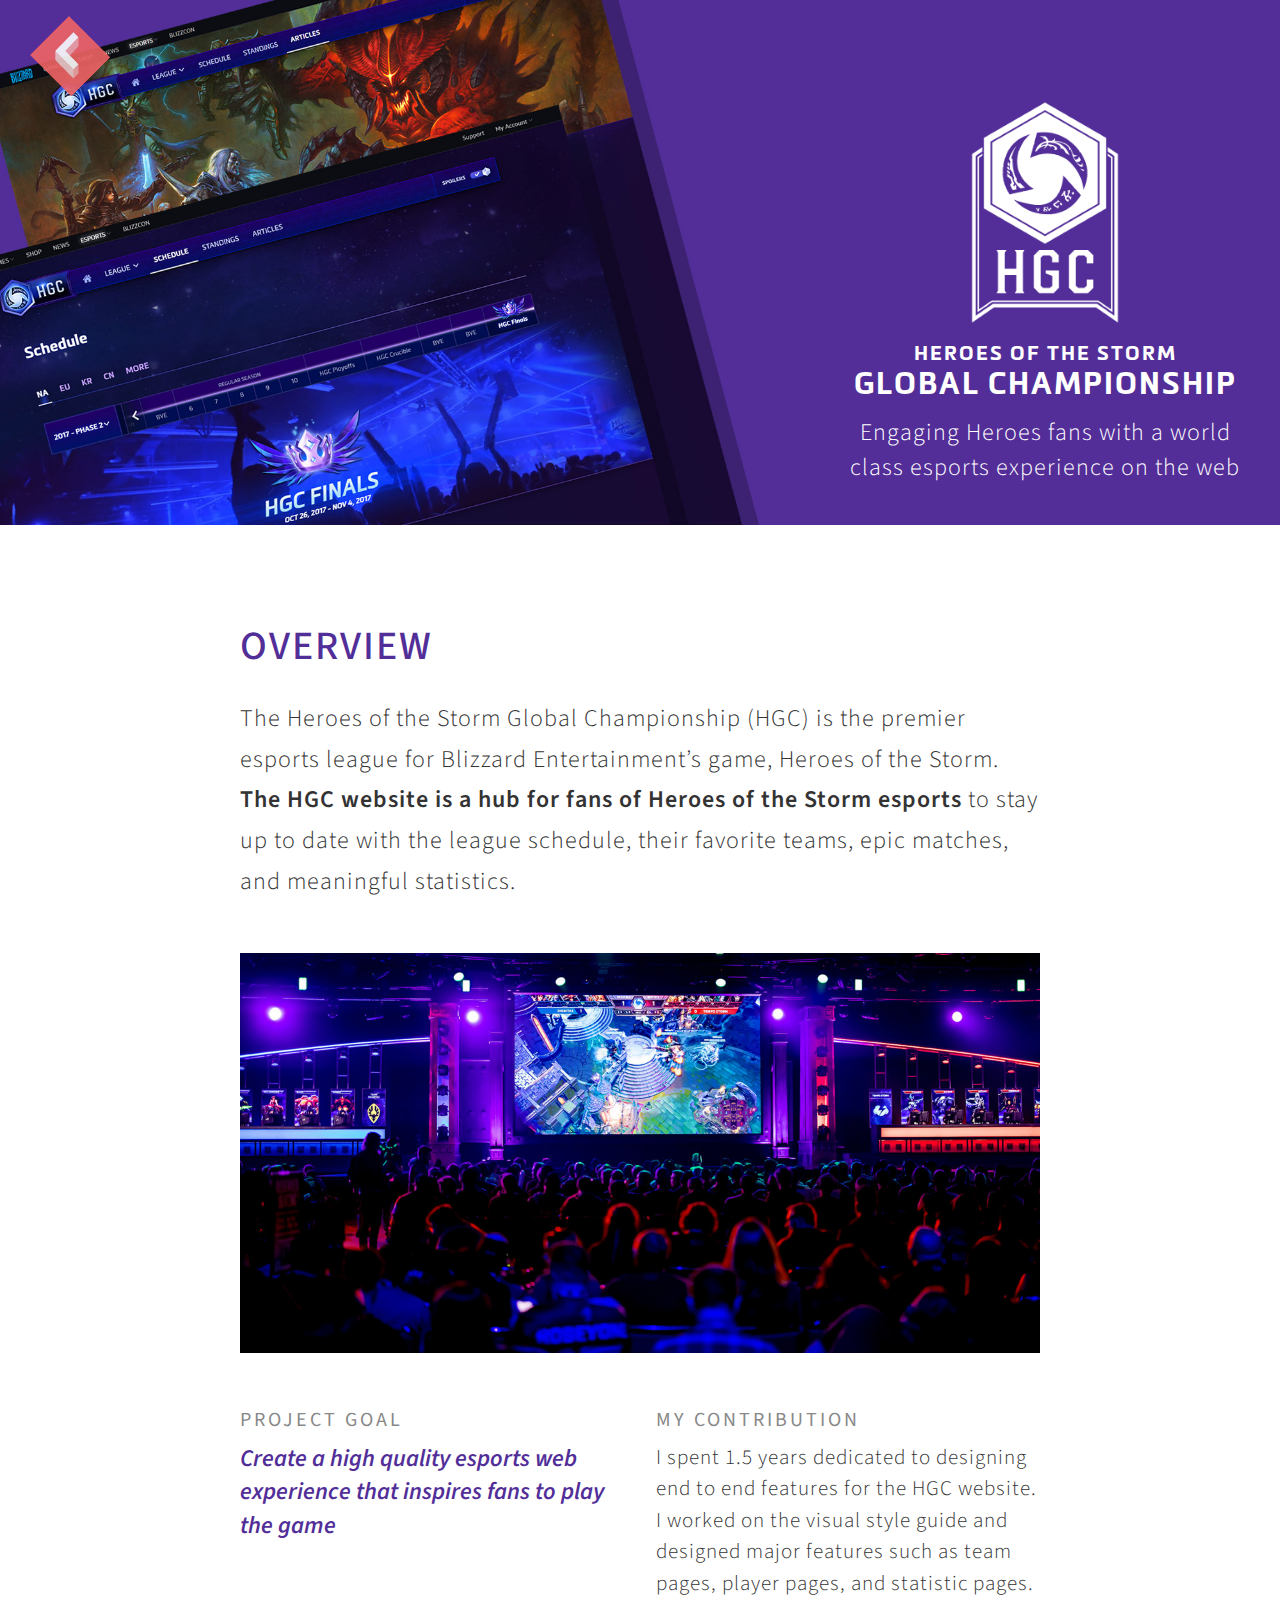
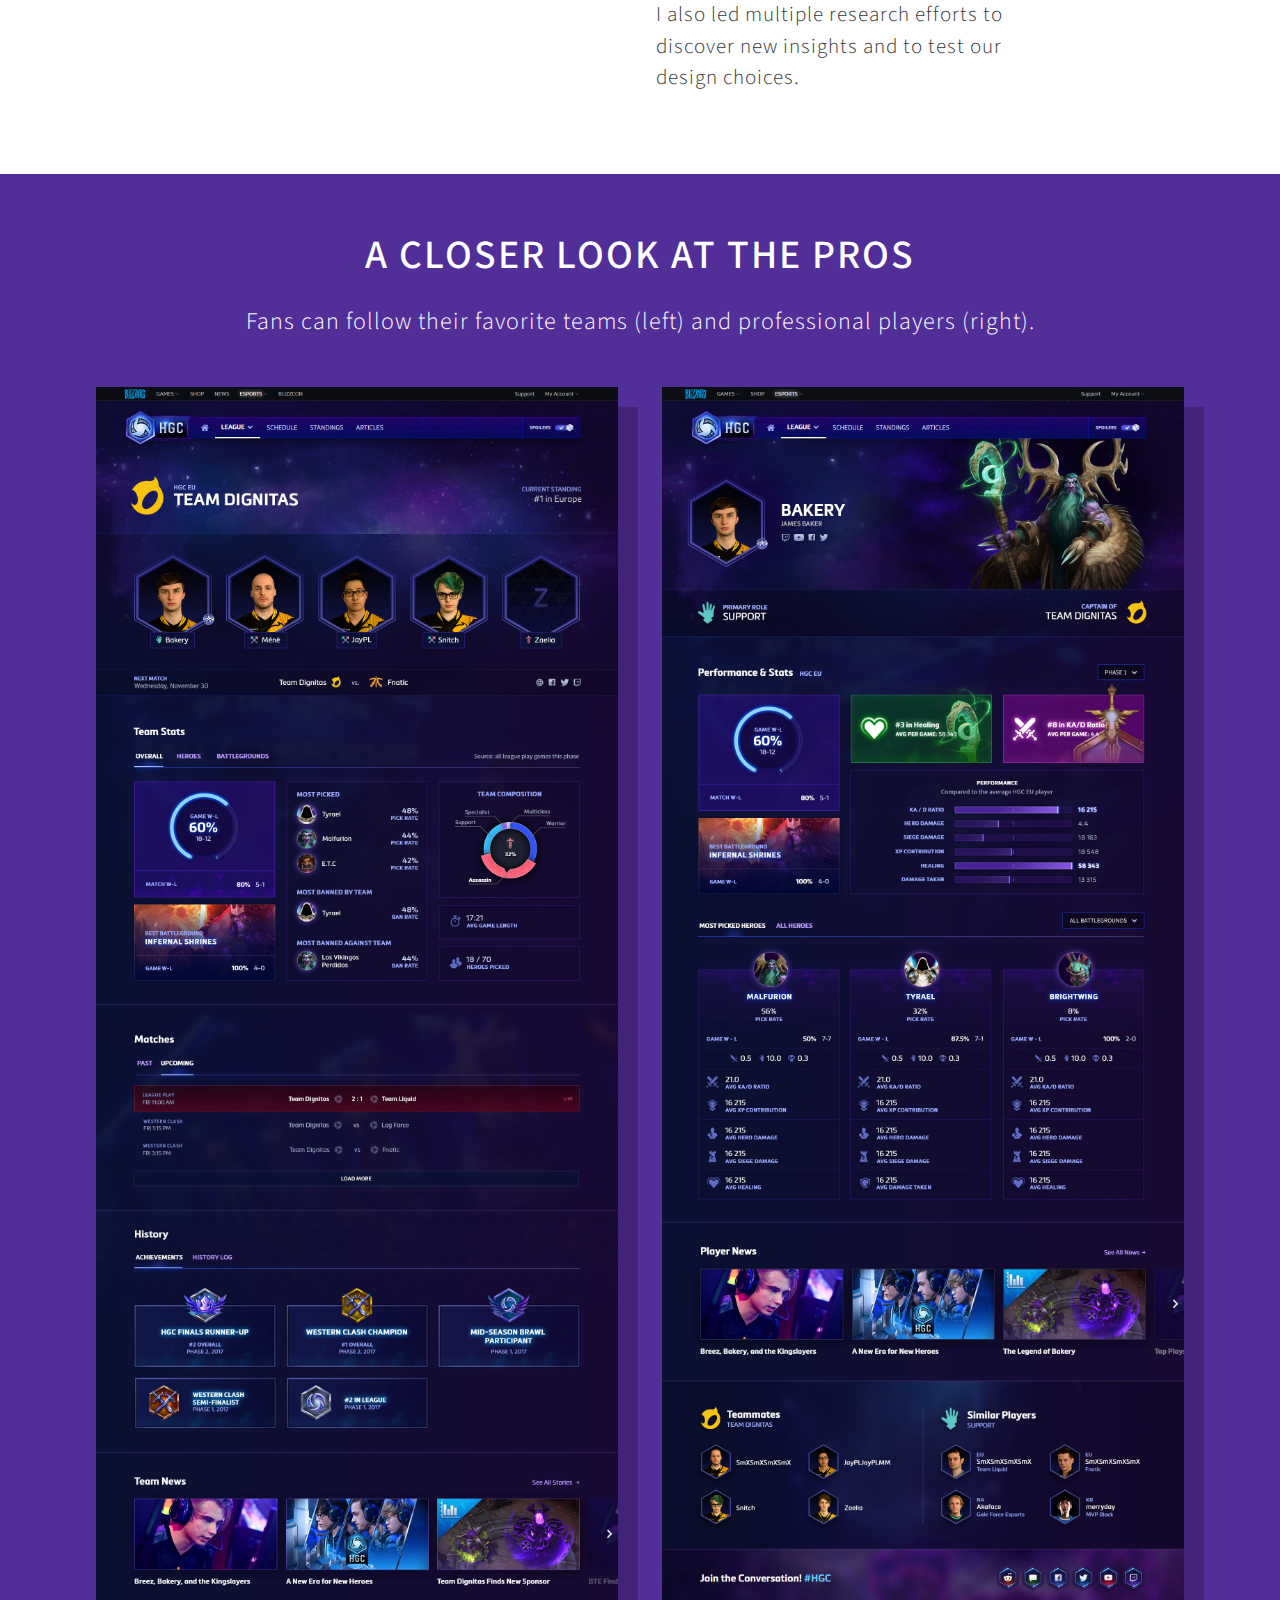
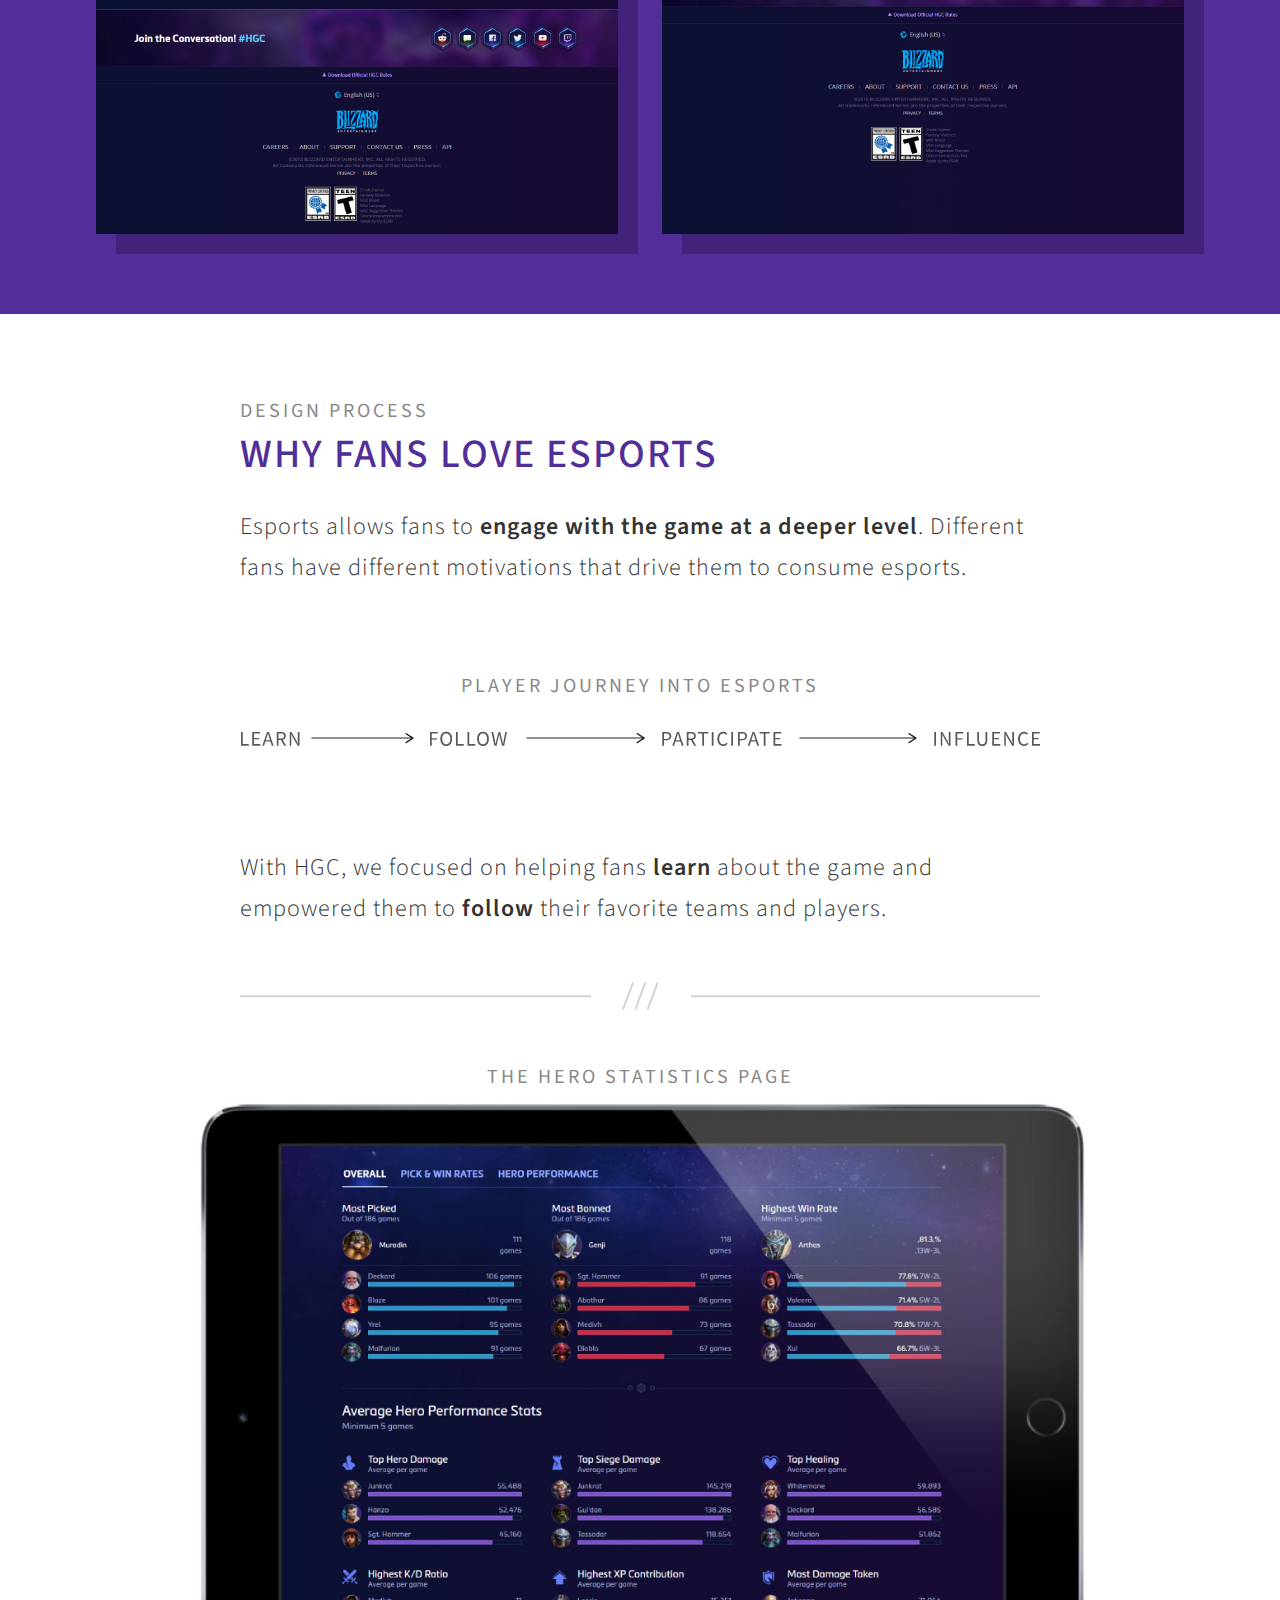
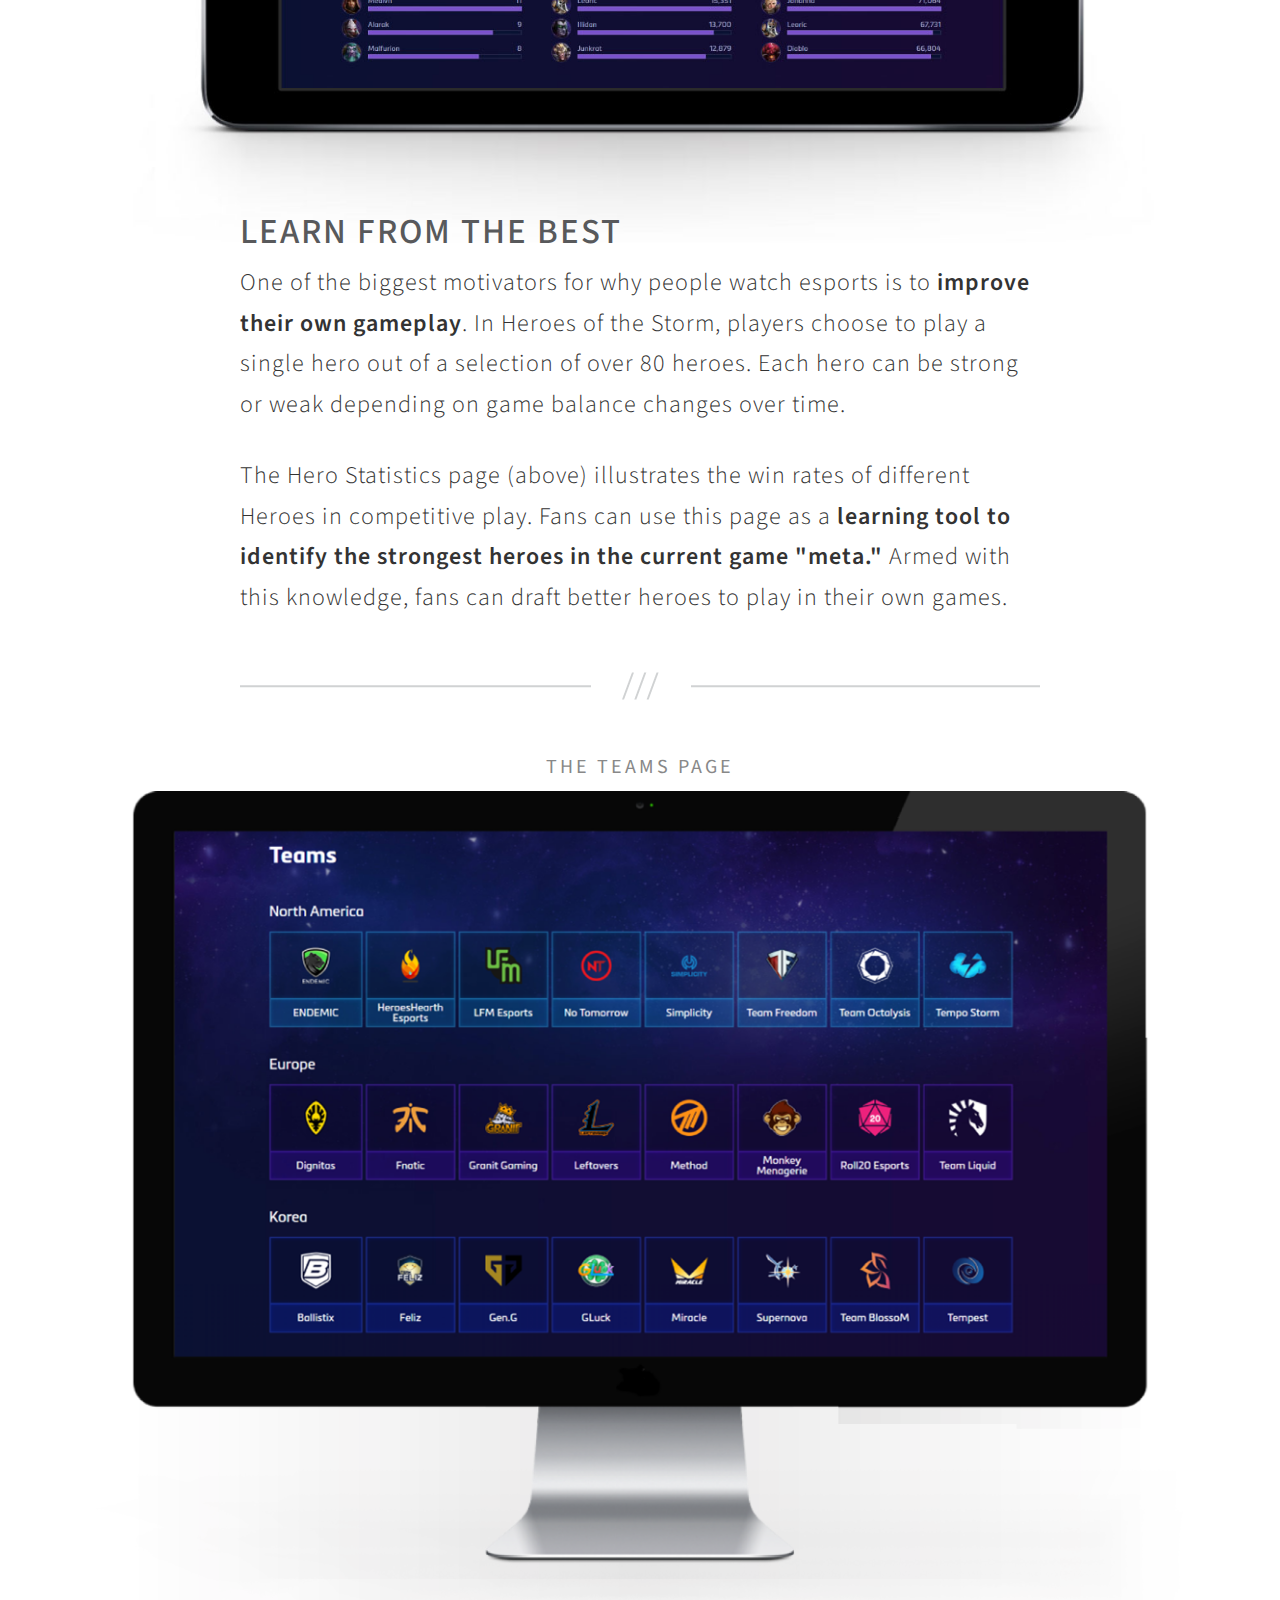
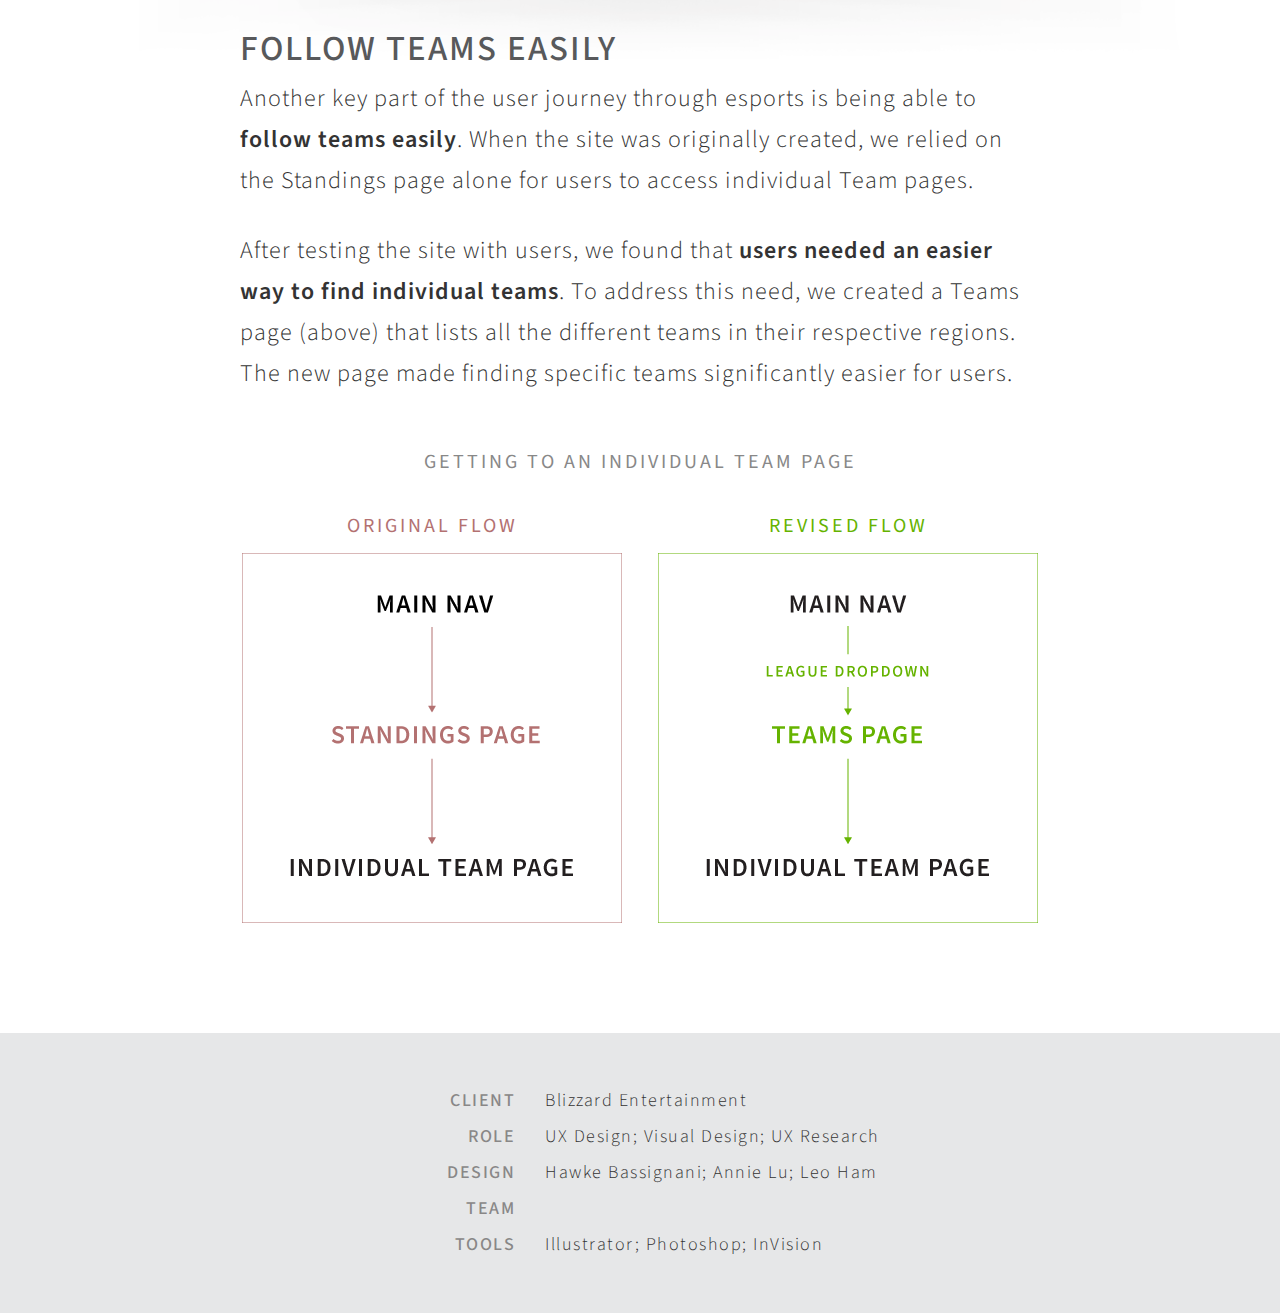
<file: hgc.html>
<!DOCTYPE html>
<html>

	<head>
		<title>Hasiba | HGC (Heroes Esports)</title>
		<meta http-equiv="Content-Type" content="text/html; charset=UTF-8" />
		<meta name="viewport" content="width=device-width, initial-scale=1">
		<link rel="shortcut icon" href="favicon.ico" type="image/x-icon" />
		<link href='https://fonts.googleapis.com/css?family=Source+Sans+Pro:400,200,200italic,300,300italic,400italic,600,600italic,700,700italic,900,900italic' rel='stylesheet' type='text/css'>
		<link rel="stylesheet" type="text/css" href="css/fonts.css" />	
		<link rel="stylesheet" type="text/css" href="css/shared.css" />	
		<link rel="stylesheet" type="text/css" href="css/projects.css" />	
		<script src="js/jquery-1.9.0.js"></script>		
		<script src="js/html5shiv.js"></script>
		<script src="js/scripts.js"></script>
	</head>
	
	<body id="hgc">
		<div class="loader">
			<div class="sk-spinner sk-spinner-rotating-plane"></div>
		</div>
		<a class="absTop" name="top"></a>
		<nav>
			<a href="/" class="back"></a>
		</nav>
		<section class="header">
			<img class="headerBG" src="images/hgc/header.jpg" alt="Heroes of the Storm Global Championship (HGC)" />
			<div class="logoBox center">
				<img src="images/hgc/logo.png" alt="HGC Logo" />
				<h1>Heroes of the Storm</h1>
				<h2>Global Champ&shy;ionship</h2>
				<p>Engaging Heroes fans with a world class esports experience on the web</p>
			</div>

		</section>
		
		<section>
			<div class="container text">
				<h1>Overview</h1>
				<p>The Heroes of the Storm Global Championship (HGC) is the premier esports league for Blizzard Entertainment’s game, Heroes of the Storm. <strong>The HGC website is a hub for fans of Heroes of the Storm esports</strong> to stay up to date with the league schedule, their favorite teams, epic matches, and meaningful statistics.</p>
				<img class="overview" src="images/hgc/crowd.jpg" alt="Photo from the HGC Finals" />
				
				<div class="flex-row clear">
					<div class="col2">
						<h5>PROJECT GOAL</h5>
						<div class="emph">Create a high quality esports web experience that inspires fans to play the game</div>
					</div>
					<div class="col2">
						<h5>MY CONTRIBUTION</h5>
						<p class="textSmol">I spent 1.5 years dedicated to designing end to end features for the HGC website. I worked on the visual style guide and designed major features such as team pages, player pages, and statistic pages. I also led multiple research efforts to discover new insights and to test our design choices.</p>
					</div>
				</div>
			</div>
		</section>
		
		<section class="colorBG">
			<div class="container text clearBot">
				<h1 class="center">A Closer Look at the Pros</h1>
				<p class="center">Fans can follow their favorite teams (left) and professional players (right).</p>
			</div>
			<div class="partialContainer">
				<div class="left col2">
					<img class="shadow" src="images/hgc/screen1.jpg" alt="Individual Team Page for Team Dignitas" />
				</div>
				<div class="right col2">
					<img class="shadow" src="images/hgc/screen2.jpg" alt="Hero Stats Page" />
				</div>
				<div class="clear"></div>
			</div>

		</section>
		
		<section class="noTitle">
			
			<div class="container text clearBot">
				<h5>Design Process</h5>
				<h1 class="flushTop">Why fans love esports</h1>
				<p>Esports allows fans to <strong>engage with the game at a deeper level</strong>. Different fans have different motivations that drive them to consume esports.</p>
				<h5 class="center noTitle upChunk">Player Journey into Esports</h5>
				<img src="images/hgc/diagram1.png" alt="Players in Esports: Learn → Follow → Participate → Influence" />
				<p class="noTitle">With HGC, we focused on helping fans <strong>learn</strong> about the game and empowered them to <strong>follow</strong> their favorite teams and players.</p>
				<hr />
			</div>
			<div class="partialContainer clearBot">
				<h5 class="center">The Hero Statistics Page</h5>
				<img class="norm" src="images/hgc/screen4.jpg" alt="Teams Page" />
			</div>
			<div class="container text clearBot offset">
				<h2>Learn from the best</h2>
				<p>One of the biggest motivators for why people watch esports is to <strong>improve their own gameplay</strong>. In Heroes of the Storm, players choose to play a single hero out of a selection of over 80 heroes. Each hero can be strong or weak depending on game balance changes over time. </p>
				<p>The Hero Statistics page (above) illustrates the win rates of different Heroes in competitive play. Fans can use this page as a <strong>learning tool to identify the strongest heroes in the current game "meta."</strong> Armed with this knowledge, fans can draft better heroes to play in their own games.</p>
				<hr />

			</div>
			<div class="partialContainer clearBot">
					<h5 class="center">The Teams Page</h5>
					<img class="norm" src="images/hgc/screen3.png" alt="Teams Page" />
			</div>
			<div class="container text offset">	
				<h2>Follow Teams Easily</h2>
				<p>Another key part of the user journey through esports is being able to <strong>follow teams easily</strong>. When the site was originally created, we relied on the Standings page alone for users to access individual Team pages. </p>
				<p>After testing the site with users, we found that <strong>users needed an easier way to find individual teams</strong>. To address this need, we created a Teams page (above) that lists all the different teams in their respective regions. The new page made finding specific teams significantly easier for users.</p>		


				<h5 class="center noTitle">Getting to an Individual Team Page</h5>
				<div class="flex-row upChunk">
					<div class="col2">
						<h5 class="center bad">Original Flow</h5>
						<img class="flushTop norm" src="images/hgc/diagram2.png" alt="Original Flow Diagram using Standings to access individual Teams">
					</div>	
					<div class="col2">
						<h5 class="center good">Revised Flow</h5>
						<img class="flushTop norm" src="images/hgc/diagram3.png" alt="Revised Flow Diagram using the League dropdown to access the Teams page">
					</div>		
				</div>
			</div>
		</section>
		
		<section class="lightBG">
			<div class="credits">
				<h4>Client</h4> 
				<p>Blizzard Entertainment</p>
				<div class="clear"></div>
				
				<h4>Role</h4> 
				<p>UX Design; Visual Design; UX Research</p>
				<div class="clear"></div>
				
				<h4>Design Team</h4> 
				<p>Hawke Bassignani; Annie Lu; Leo Ham</p>
				<div class="clear"></div>
				
				<h4>Tools</h4> 
				<p>Illustrator; Photoshop; InVision</p>
				<div class="clear"></div>
			</div>
		</section>
		
		<a href="#top"><div class="backToTop"></div></a>
		<script type="text/javascript">
			var sc_project=10814347; 
			var sc_invisible=1; 
			var sc_security="bac7a750"; 
			var scJsHost = (("https:" == document.location.protocol) ?
			"https://secure." : "http://www.");
			document.write("<sc"+"ript type='text/javascript' src='" +
			scJsHost+
			"statcounter.com/counter/counter.js'></"+"script>");
		</script>
		<noscript><div class="statcounter"><a title="shopify visitor
		statistics" href="http://statcounter.com/shopify/"
		target="_blank"><img class="statcounter"
		src="http://c.statcounter.com/10814347/0/bac7a750/1/"
		alt="shopify visitor statistics"></a></div></noscript>
		
	</body>

</html>
</file>
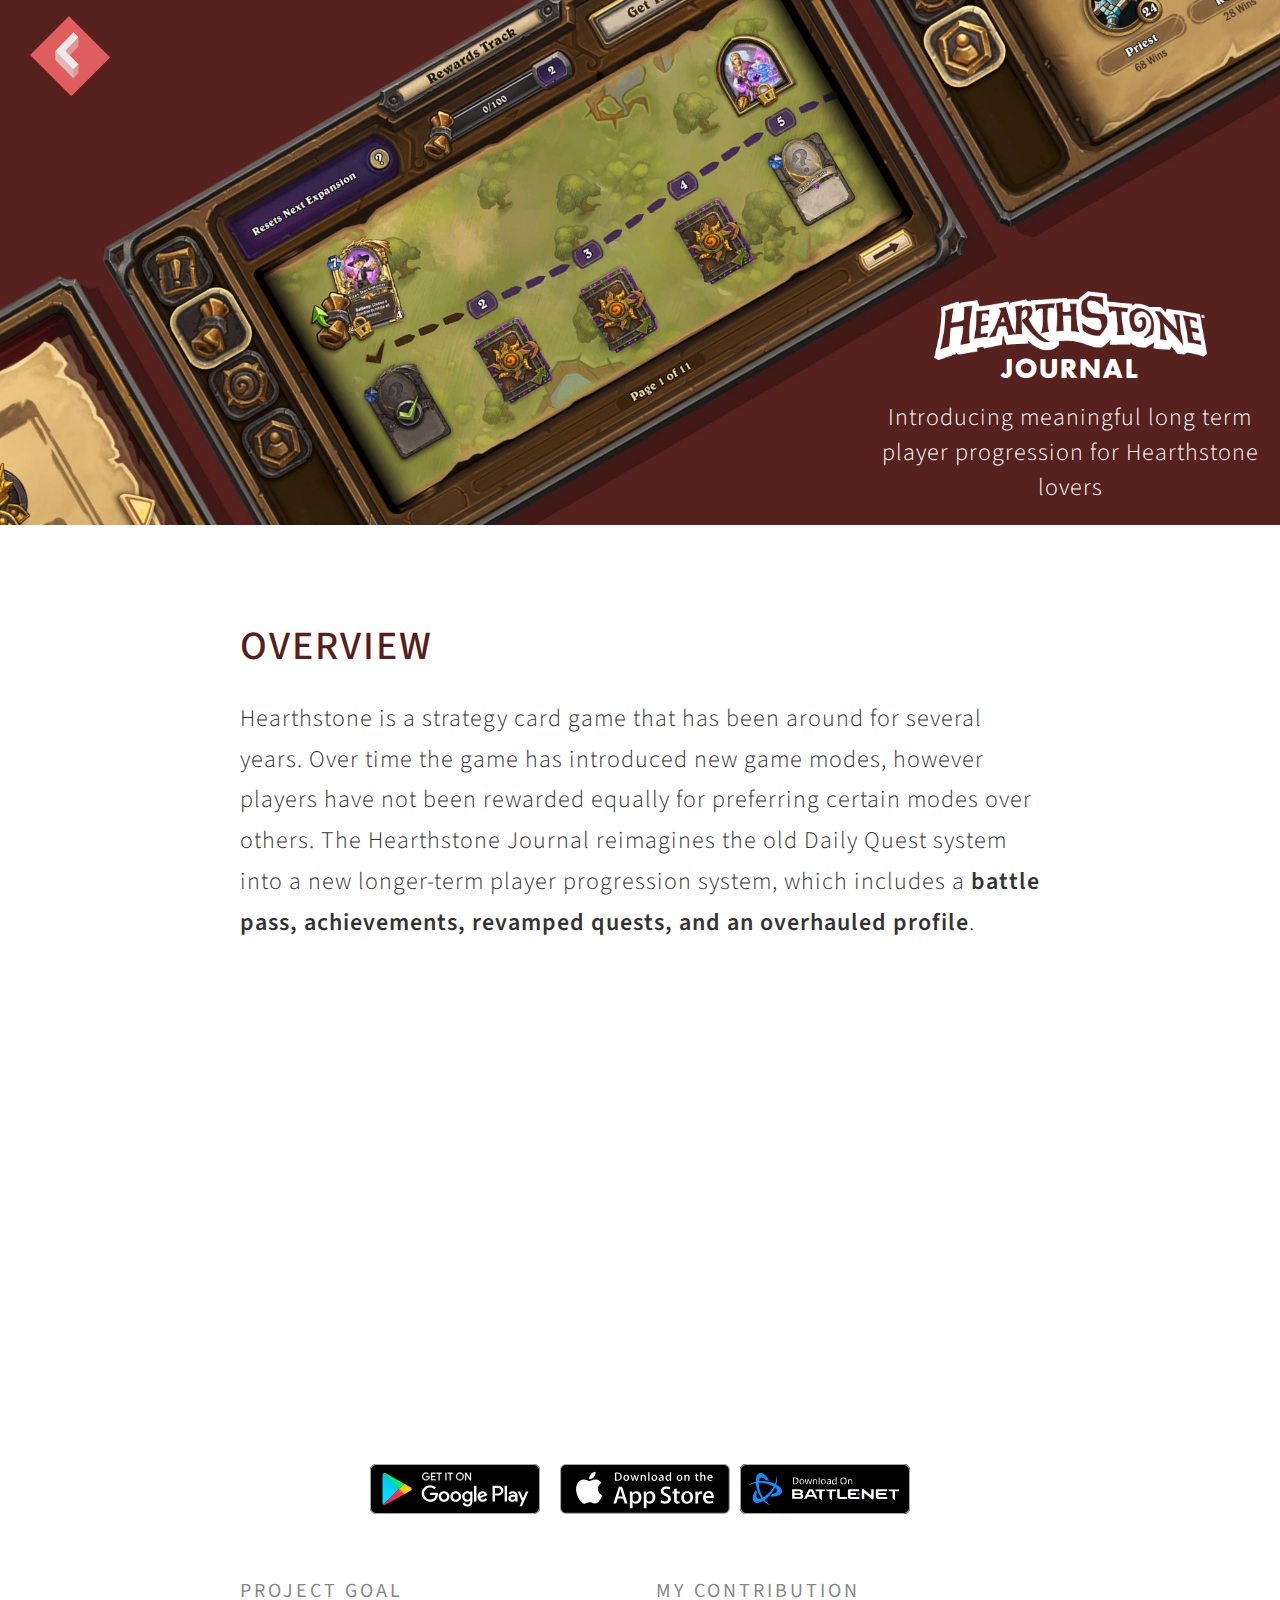
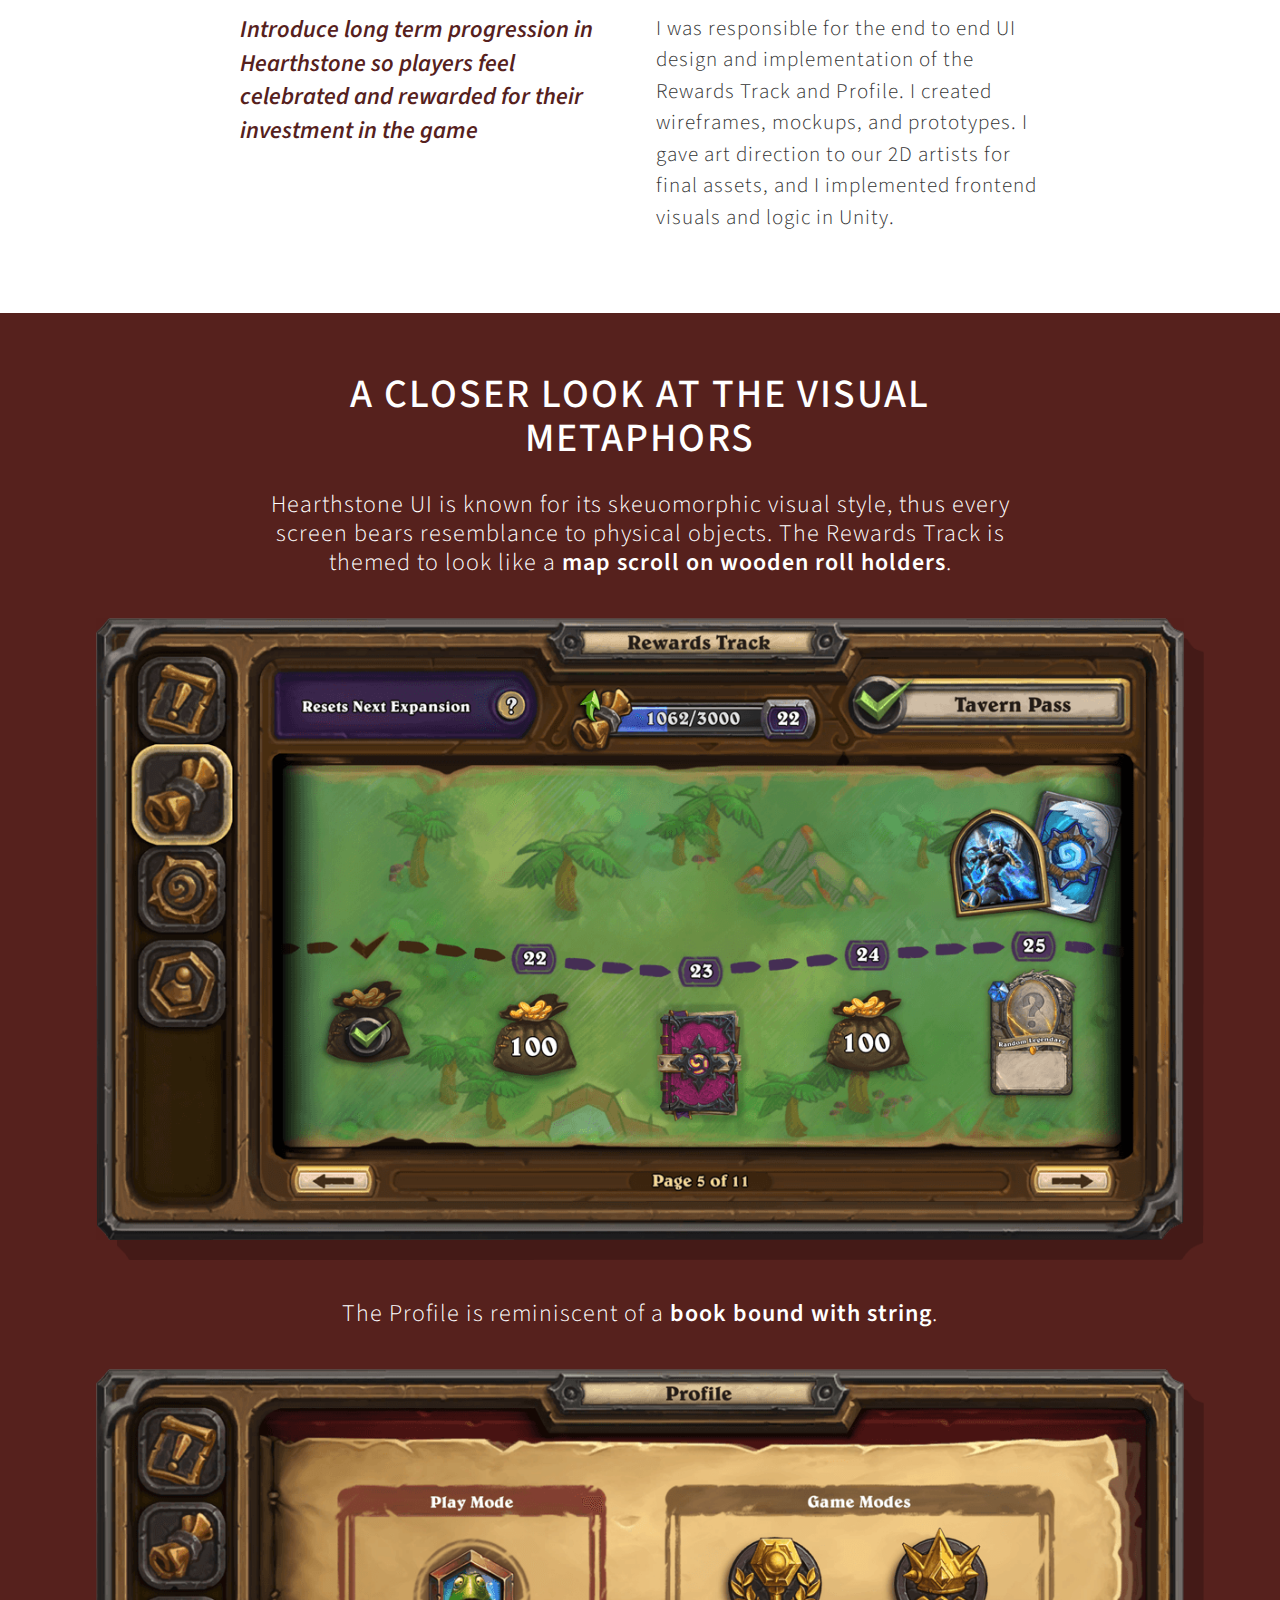
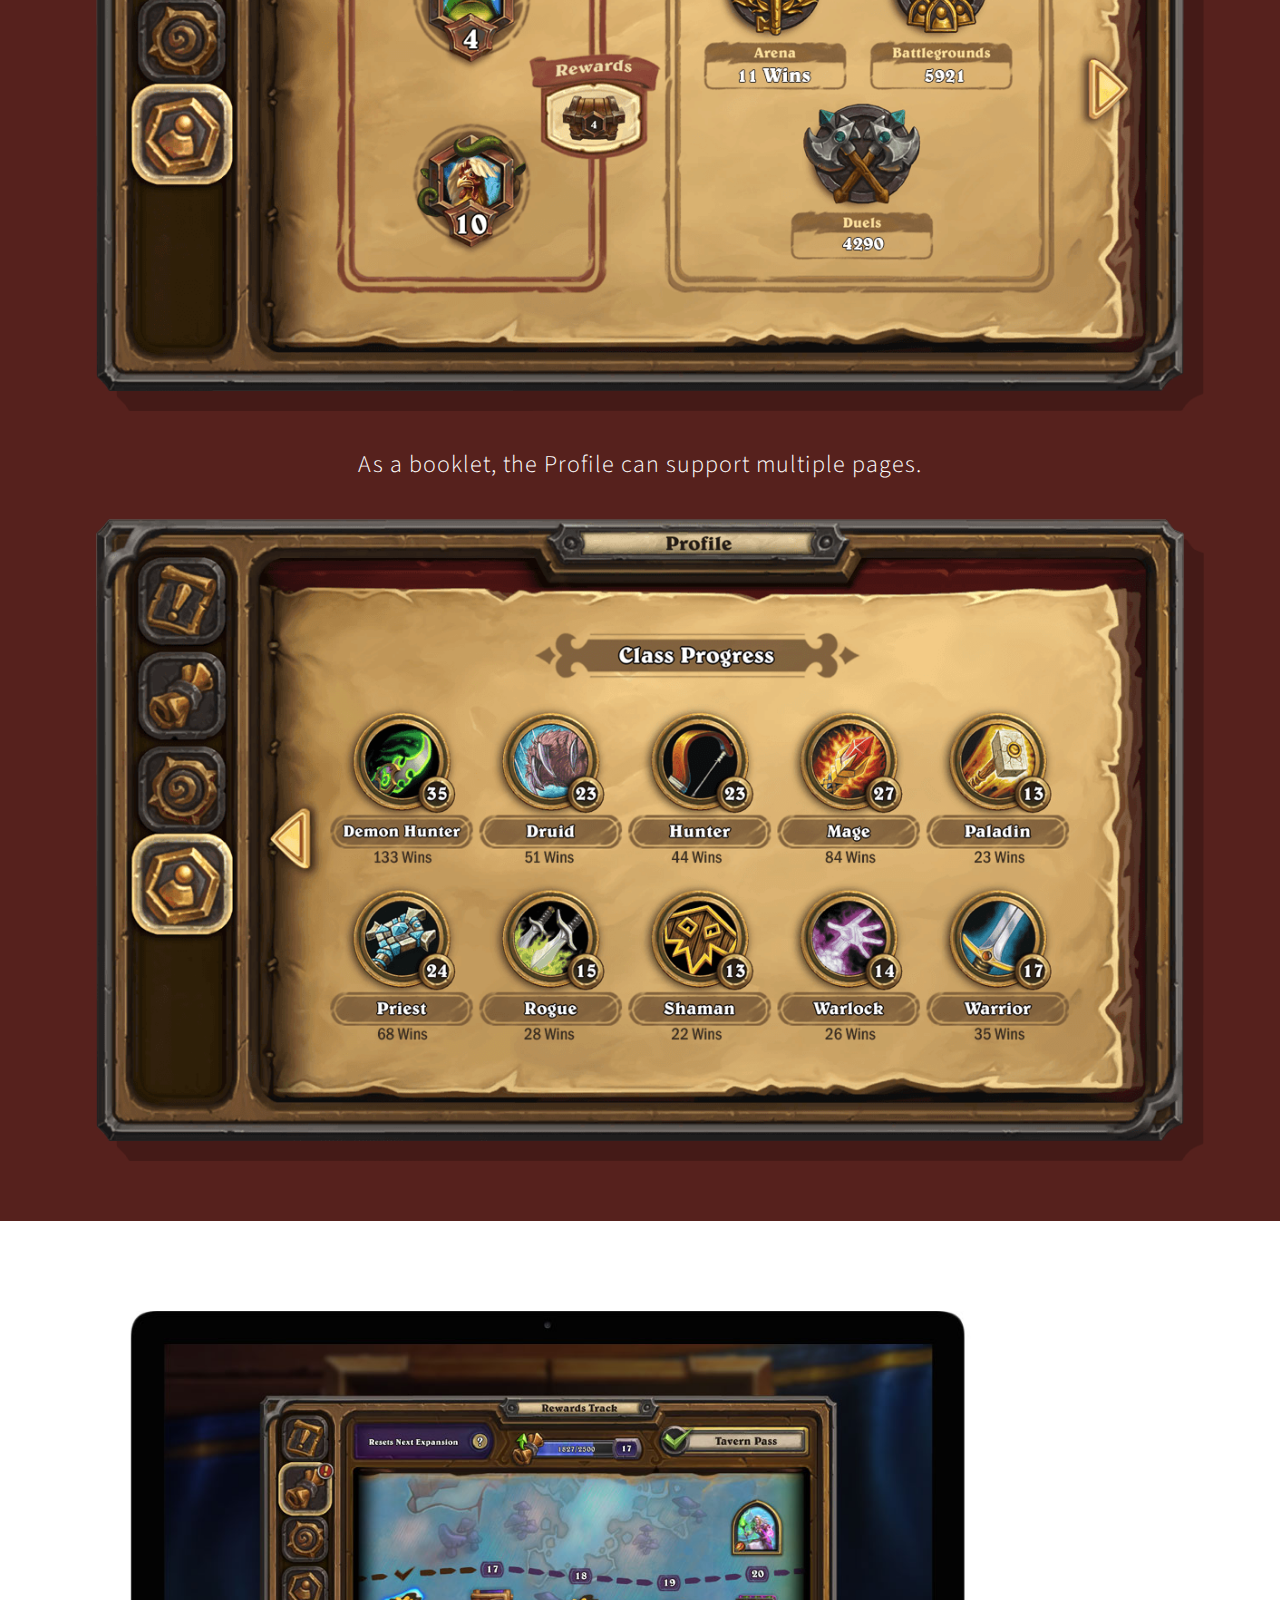
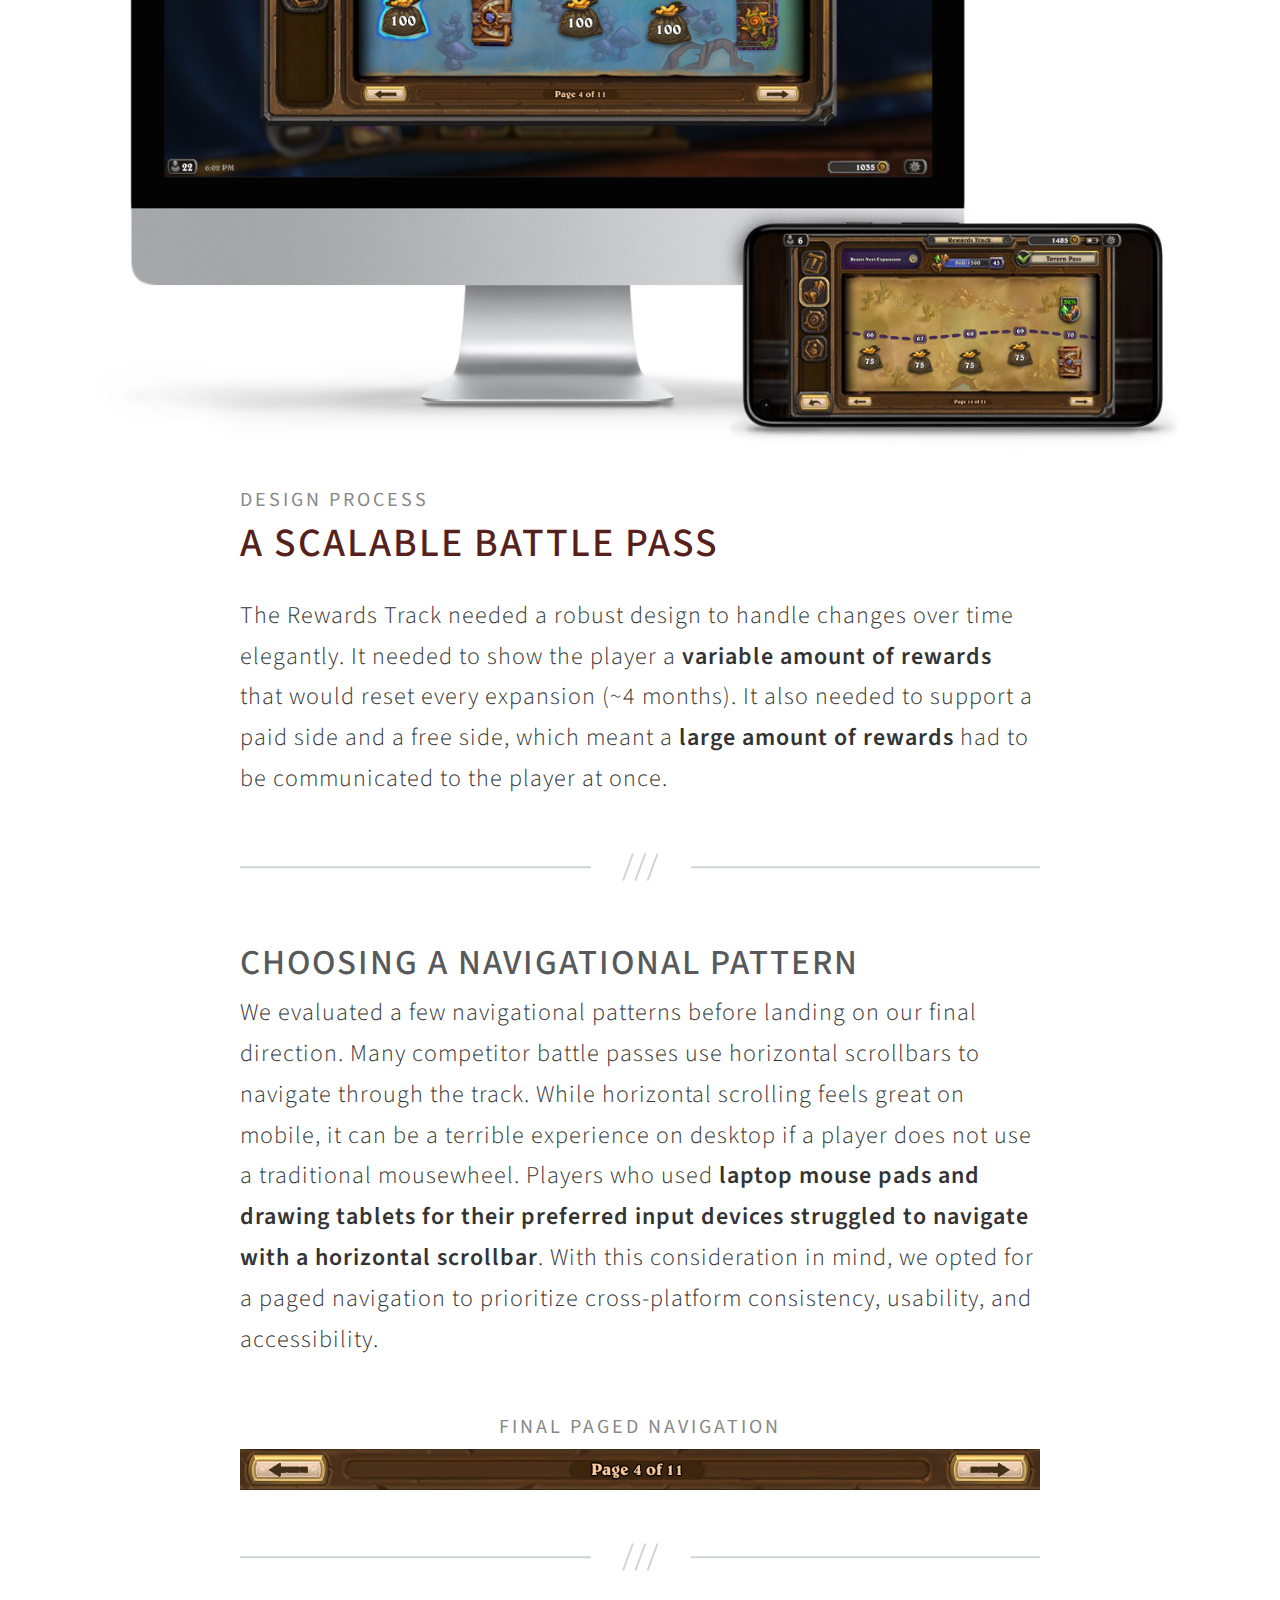
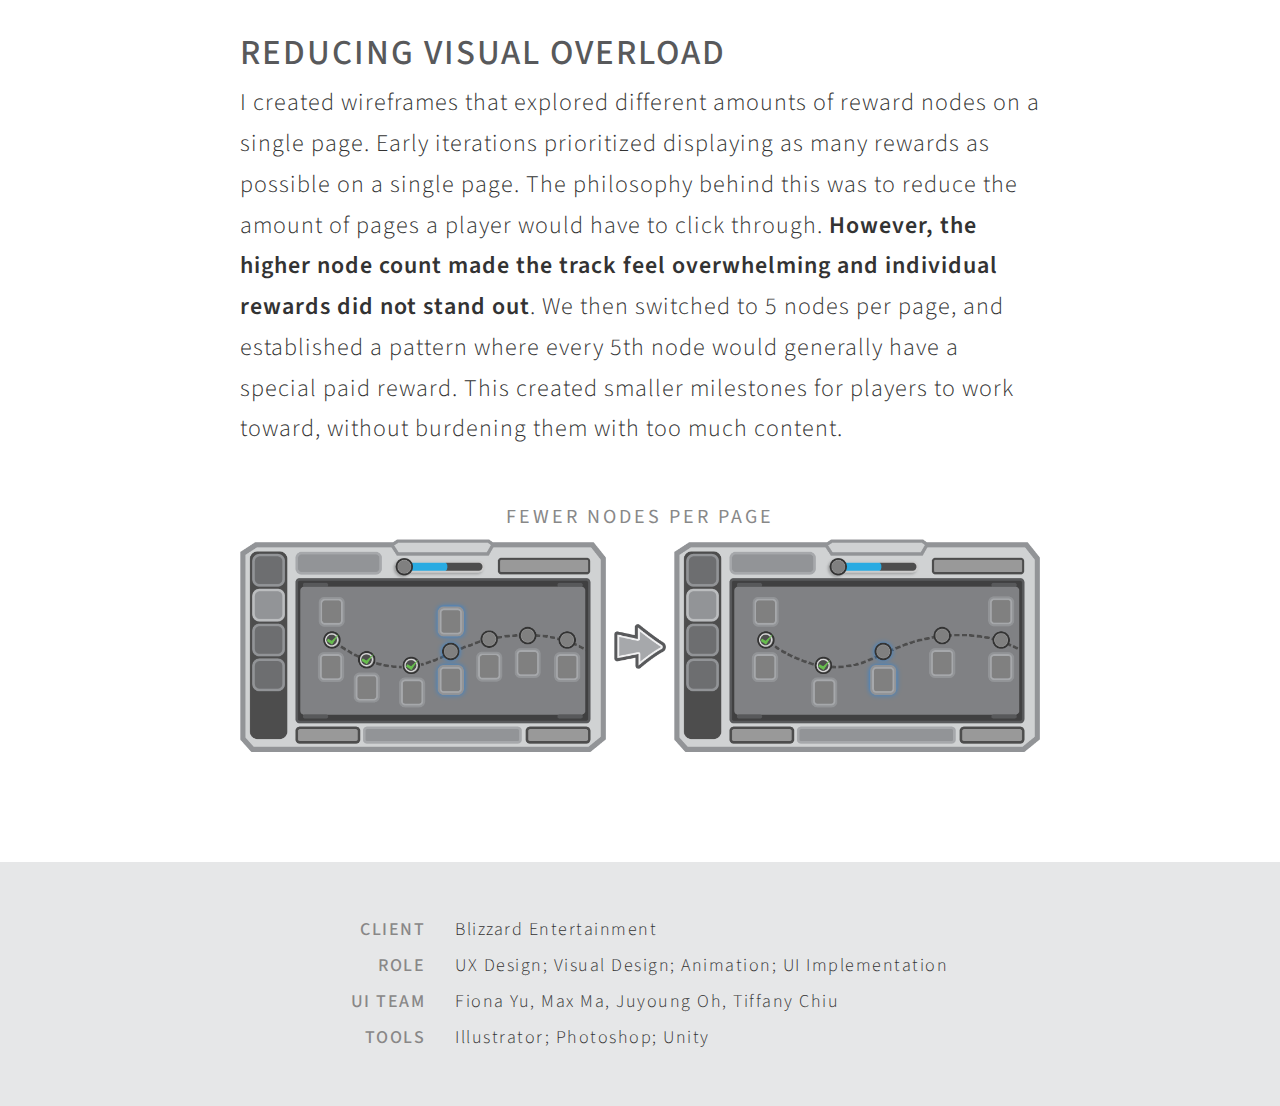
<file: journal.html>
<!DOCTYPE html>
<html>

	<head>
		<title>Hasiba | Hearthstone Journal</title>
		<meta http-equiv="Content-Type" content="text/html; charset=UTF-8" />
		<meta name="viewport" content="width=device-width, initial-scale=1">
		<link rel="shortcut icon" href="favicon.ico" type="image/x-icon" />
		<link href='https://fonts.googleapis.com/css?family=Source+Sans+Pro:400,200,200italic,300,300italic,400italic,600,600italic,700,700italic,900,900italic' rel='stylesheet' type='text/css'>
		<link rel="stylesheet" type="text/css" href="css/fonts.css" />	
		<link rel="stylesheet" type="text/css" href="css/shared.css" />	
		<link rel="stylesheet" type="text/css" href="css/projects.css" />	
		<script src="js/jquery-1.9.0.js"></script>		
		<script src="js/html5shiv.js"></script>
		<script src="js/scripts.js"></script>
	</head>
	
	<body id="hsj">
		<div class="loader">
			<div class="sk-spinner sk-spinner-rotating-plane"></div>
		</div>
		<a class="absTop" name="top"></a>
		<nav>
			<a href="/" class="back"></a>
		</nav>
		<section class="header">
			<img class="headerBG" src="images/hsj/header.jpg" alt="Hearthstone Journal" />
			<div class="logoBox center">
				<img src="images/hsj/logo.png" alt="Hearthstone" />
				<h2 class="clear center">Journal</h2>
				<p class="center">Introducing meaningful long term player progression for Hearthstone lovers</p>
			</div>

		</section>
		
		<section>
			<div class="container text">
				<h1>Overview</h1>
				<p>Hearthstone is a strategy card game that has been around for several years. Over time the game has introduced new game modes, however players have not been rewarded equally for preferring certain modes over others. The Hearthstone Journal reimagines the old Daily Quest system into a new longer-term player progression system, which includes a <strong>battle pass, achievements, revamped quests, and an overhauled profile</strong>.</p>

				<div class="video">
					<iframe src="https://player.vimeo.com/video/562614562?byline=0&autoplay=1&loop=1&portrait=0&muted=1&background=1&autopause=false" width="1000" height="562" frameborder="0" webkitallowfullscreen mozallowfullscreen allowfullscreen allow="autoplay"></iframe>
					<script src="https://player.vimeo.com/api/player.js"></script>
				</div>

				<div class="download">
					<a class="left" href="https://play.google.com/store/apps/details?id=com.blizzard.wtcg.hearthstone&hl=en_US&gl=US"><img alt="Get it on Google Play" src="images/googleplaystore.svg" /></a>
					<a class="left" href="https://apps.apple.com/us/app/hearthstone/id625257520"><img alt="Get it on the App Store" src="images/applestore.svg" /></a>
					<a class="left" href="https://www.blizzard.com/en-us/download/confirmation?product=hs&ref=playhearthstone"><img alt="Download for Desktop" src="images/battlenet.svg" /></a>
					<div class="clear"></div>
				</div>

				<div class="flex-row clear">
					<div class="col2">
						<h5>PROJECT GOAL</h5>
						<div class="emph">Introduce long term progression in Hearthstone so players feel celebrated and rewarded for their investment in the game</div>
					</div>
					<div class="col2">
						<h5>MY CONTRIBUTION</h5>
						<p class="textSmol">I was responsible for the end to end UI design and implementation of the Rewards Track and Profile. I created wireframes, mockups, and prototypes. I gave art direction to our 2D artists for final assets, and I implemented frontend visuals and logic in Unity.</p>
					</div>
				</div>
			</div>
		</section>
		
		<section class="colorBG">
			<div class="container text clearBot">
				<h1 class="center">A Closer Look at the Visual Metaphors</h1>
				<p class="center">Hearthstone UI is known for its skeuomorphic visual style, thus every screen bears resemblance to physical objects. The Rewards Track is themed to look like a <strong>map scroll on wooden roll holders</strong>.</p>
			</div>
			<div class="partialContainer clearBot">
				<img class="shadow" src="images/hsj/screen1.png" alt="Rewards Track Screen at Level 21" />
			</div>
			<div class="container text topSpace clearBot">
				<p class="center">The Profile is reminiscent of a <strong>book bound with string</strong>.</p>
			</div>
			<div class="partialContainer clearBot">
				<img class="shadow" src="images/hsj/screen2.png" alt="Profile Page 1 Showing Overview of Player's Game Stats" />
			</div>
			<div class="container text topSpace clearBot">
				<p class="center">As a booklet, the Profile can support multiple pages.</p>
			</div>
			<div class="partialContainer">
				<img class="shadow" src="images/hsj/screen3.png" alt="Profile Page 2 Showing Class Progress" />
			</div>

		</section>
		
		<section class="noTitle">
			<div class="partialContainer clearBot">
				<img class="norm" src="images/hsj/screen4.jpg" alt="Desktop and Mobile Version of Rewards Track" />
				<div class="clear"></div>
			</div>
			<div class="container text">
				<h5>Design Process</h5>
				<h1 class="flushTop">A Scalable Battle Pass</h1>
				<p>The Rewards Track needed a robust design to handle changes over time elegantly. It needed to show the player a <strong>variable amount of rewards</strong> that would reset every expansion (~4 months). It also needed to support a paid side and a free side, which meant a <strong>large amount of rewards</strong> had to be communicated to the player at once.</p>
				<hr />
				<h2>Choosing a Navigational Pattern</h2>
				<p>We evaluated a few navigational patterns before landing on our final direction. Many competitor battle passes use horizontal scrollbars to navigate through the track. While horizontal scrolling feels great on mobile, it can be a terrible experience on desktop if a player does not use a traditional mousewheel. Players who used <strong>laptop mouse pads and drawing tablets for their preferred input devices struggled to navigate with a horizontal scrollbar</strong>. With this consideration in mind, we opted for a paged navigation to prioritize cross-platform consistency, usability, and accessibility.</p>	
				<h5 class="center noTitle">Final Paged Navigation</h5>
				<img src="images/hsj/diagram1.jpg" alt="Final Paged Navigation" />				
				<hr />
				<h2>REDUCING VISUAL OVERLOAD</h2>
				<p>I created wireframes that explored different amounts of reward nodes on a single page. Early iterations prioritized displaying as many rewards as possible on a single page. The philosophy behind this was to reduce the amount of pages a player would have to click through. <strong>However, the higher node count made the track feel overwhelming and individual rewards did not stand out</strong>. We then switched to 5 nodes per page, and established a pattern where every 5th node would generally have a special paid reward. This created smaller milestones for players to work toward, without burdening them with too much content.</p>	
				<h5 class="center noTitle">Fewer Nodes Per Page</h5>
				<img src="images/hsj/diagram2.png" alt="More Nodes to Fewer" />
			</div>
		</section>
		
		<section class="lightBG">
			<div class="credits">
				<h4>Client</h4> 
				<p>Blizzard Entertainment</p>
				<div class="clear"></div>
				
				<h4>Role</h4> 
				<p>UX Design; Visual Design; Animation; UI Implementation</p>
				<div class="clear"></div>
				
				<h4>UI Team</h4> 
				<p>Fiona Yu, Max Ma, Juyoung Oh, Tiffany Chiu</p>
				<div class="clear"></div>
				
				<h4>Tools</h4> 
				<p>Illustrator; Photoshop; Unity</p>
				<div class="clear"></div>
			</div>
		</section>
		
		<a href="#top"><div class="backToTop"></div></a>
		<script type="text/javascript">
			var sc_project=10814347; 
			var sc_invisible=1; 
			var sc_security="bac7a750"; 
			var scJsHost = (("https:" == document.location.protocol) ?
			"https://secure." : "http://www.");
			document.write("<sc"+"ript type='text/javascript' src='" +
			scJsHost+
			"statcounter.com/counter/counter.js'></"+"script>");
		</script>
		<noscript><div class="statcounter"><a title="shopify visitor
		statistics" href="http://statcounter.com/shopify/"
		target="_blank"><img class="statcounter"
		src="http://c.statcounter.com/10814347/0/bac7a750/1/"
		alt="shopify visitor statistics"></a></div></noscript>
		
	</body>

</html>
</file>
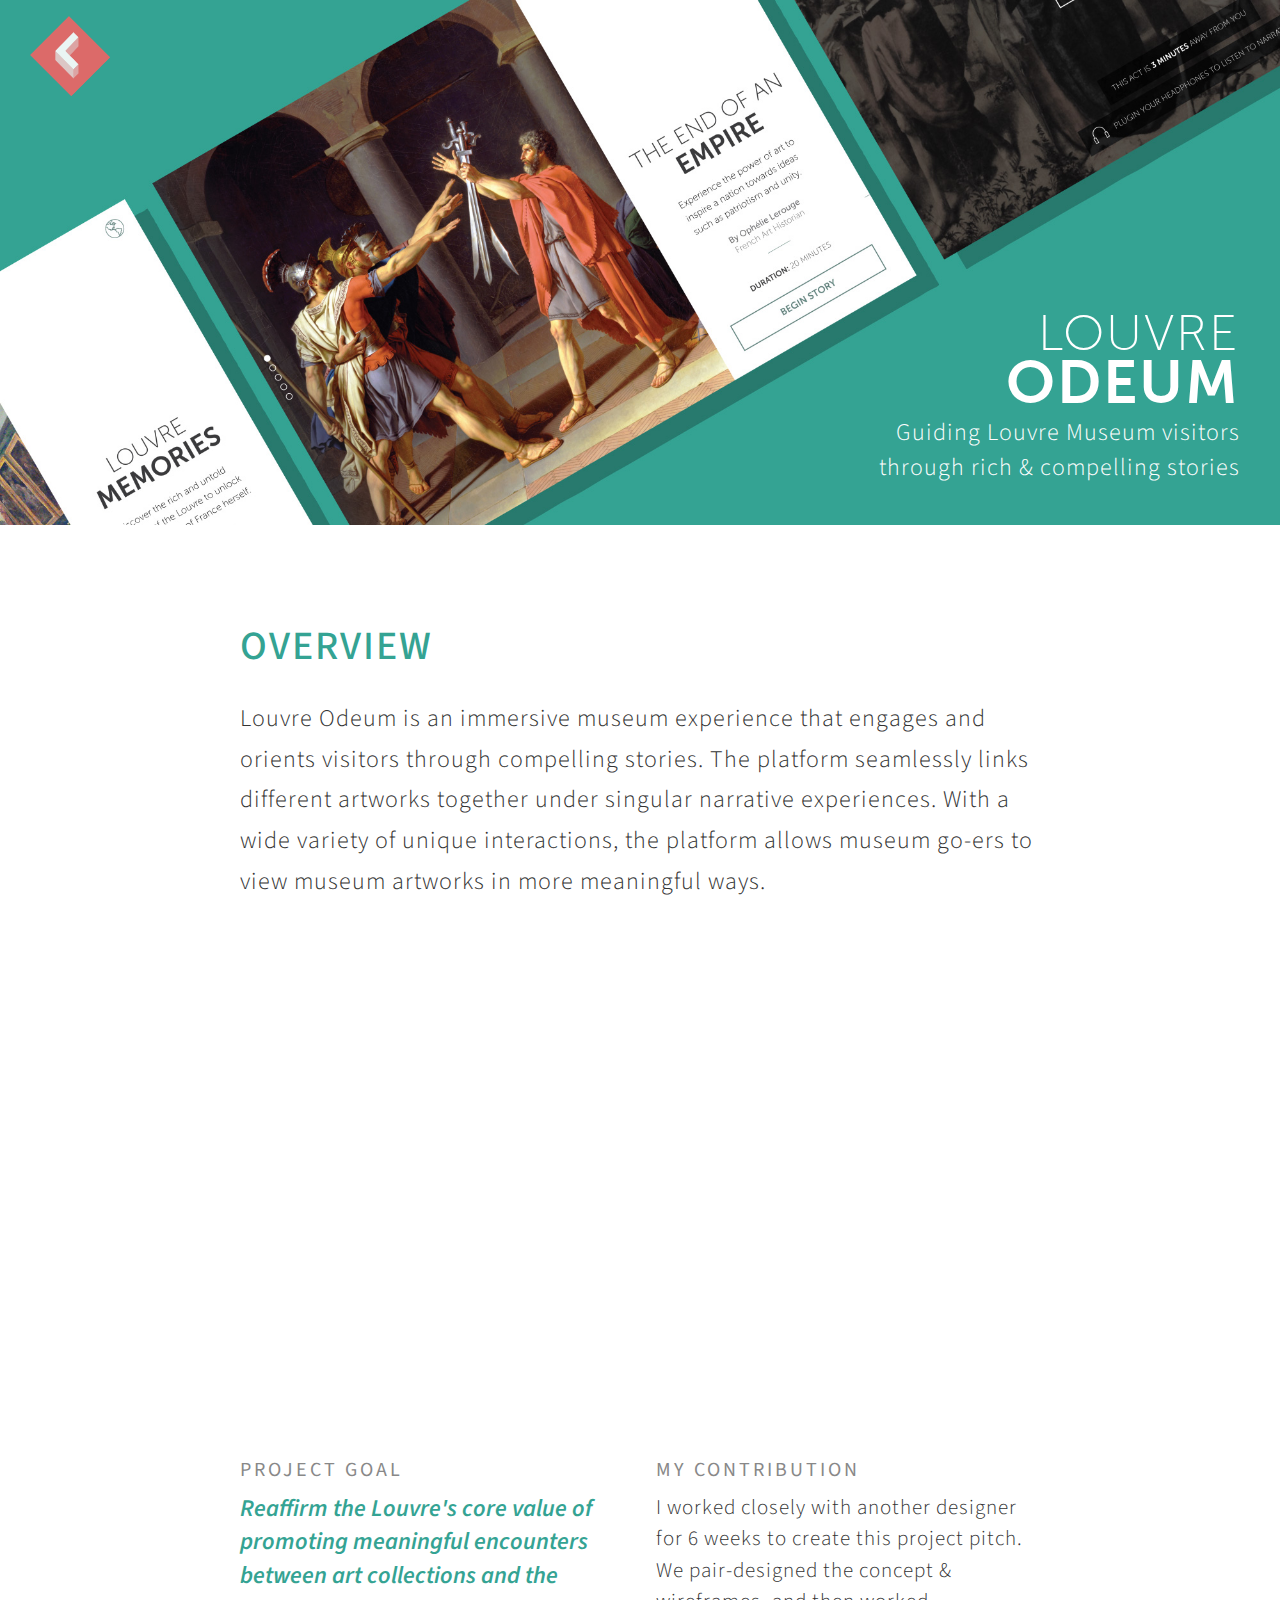
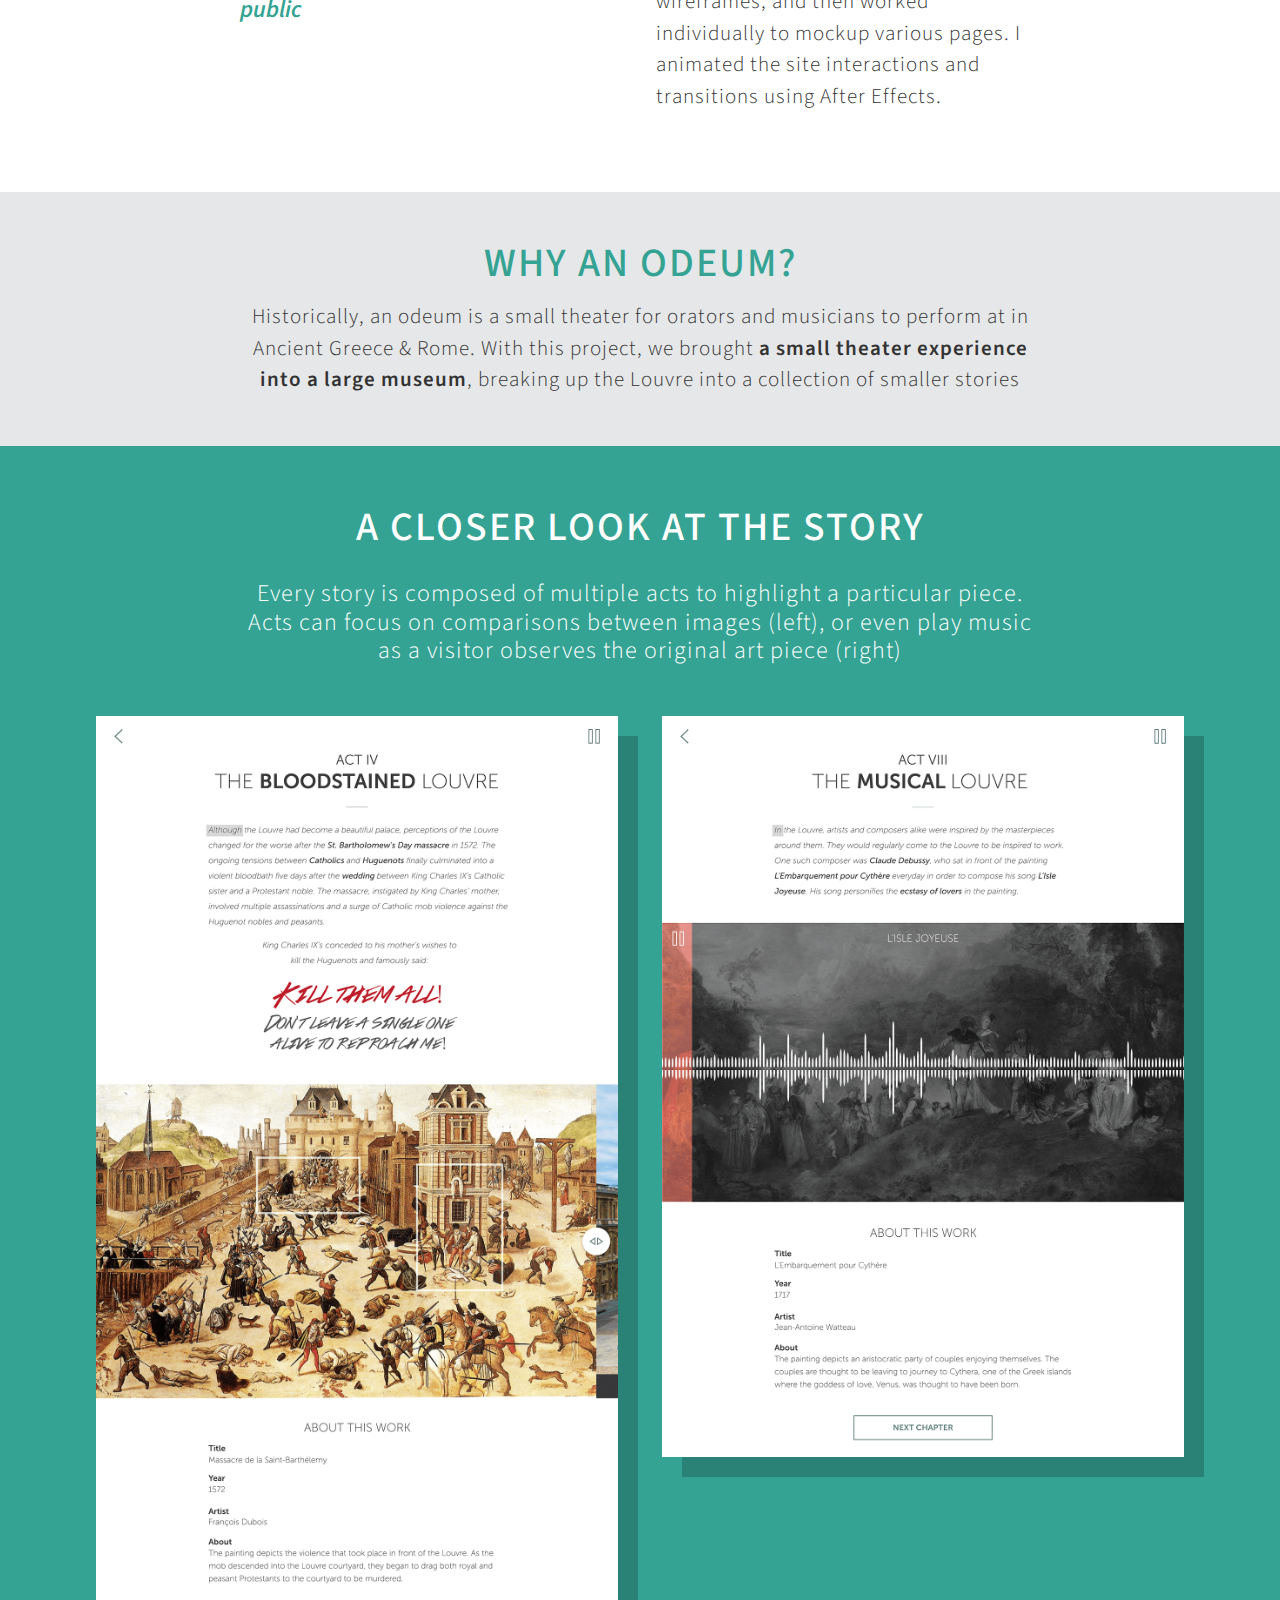
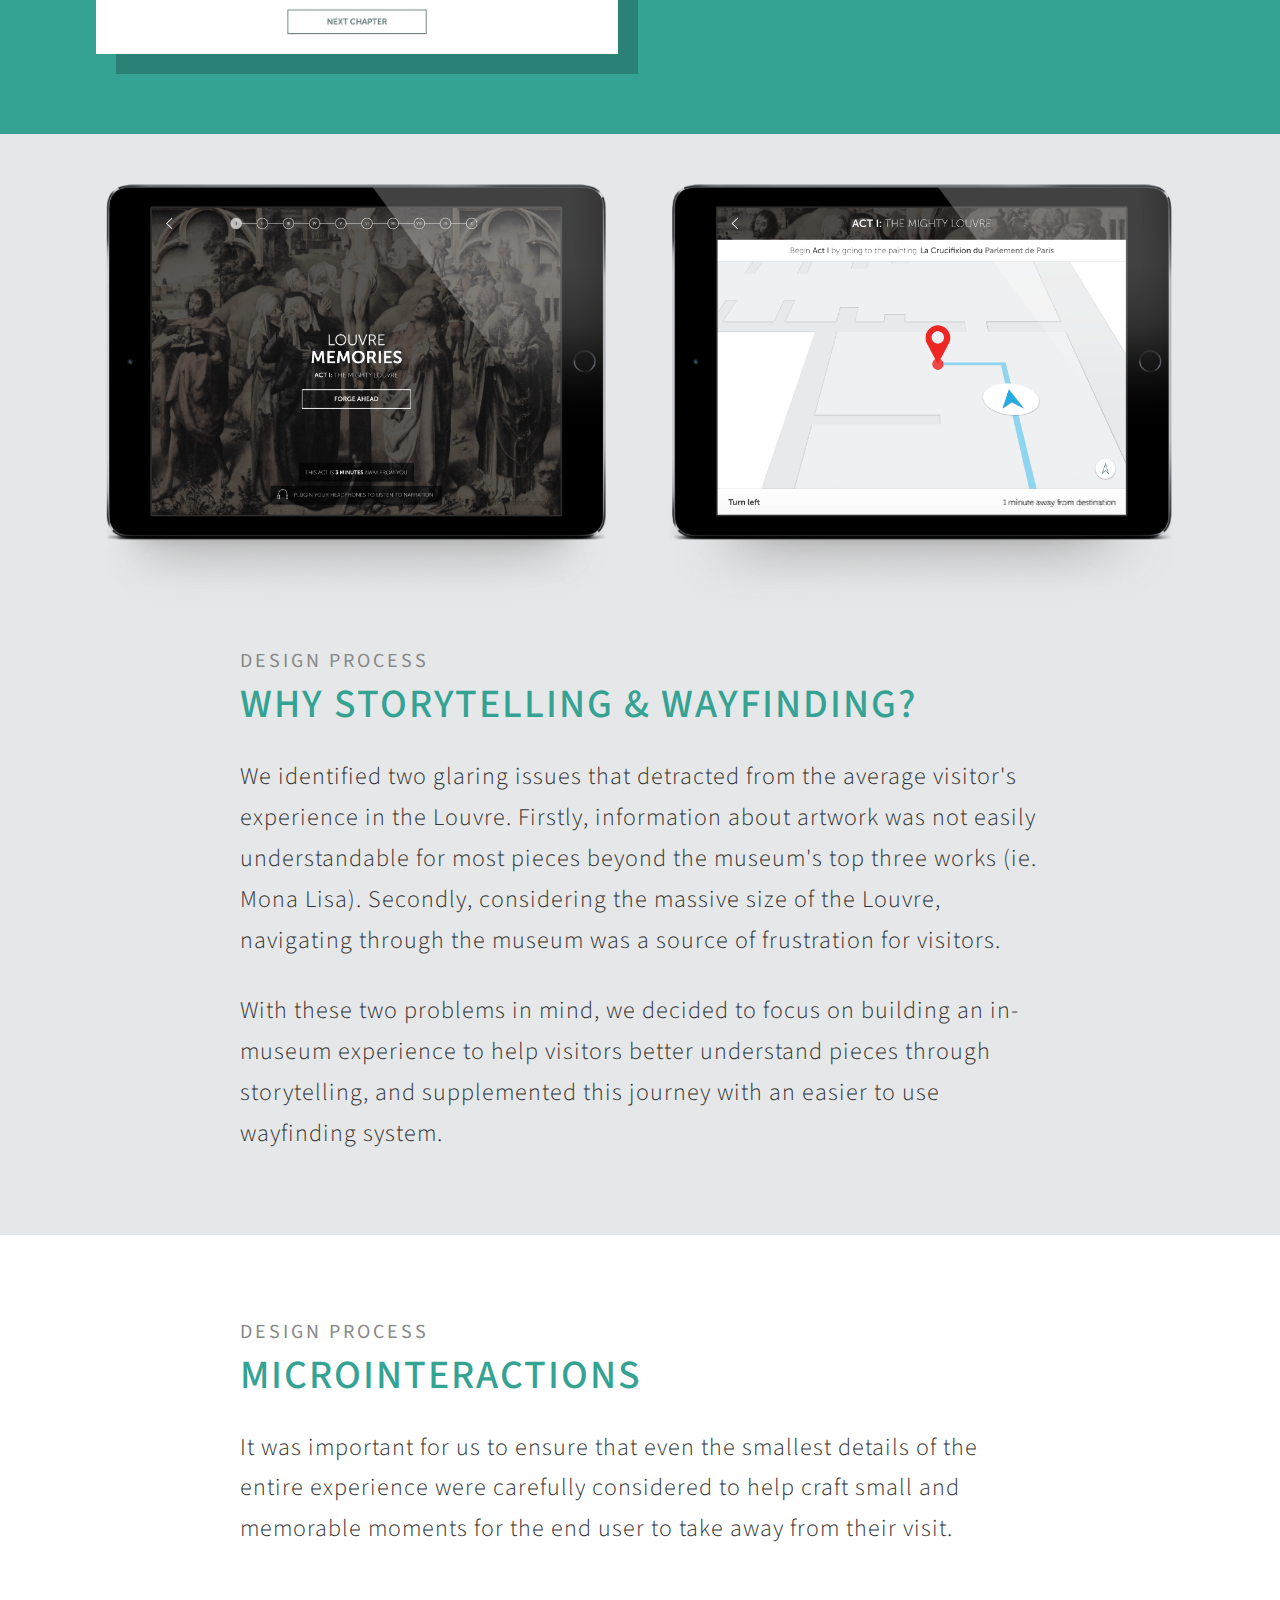
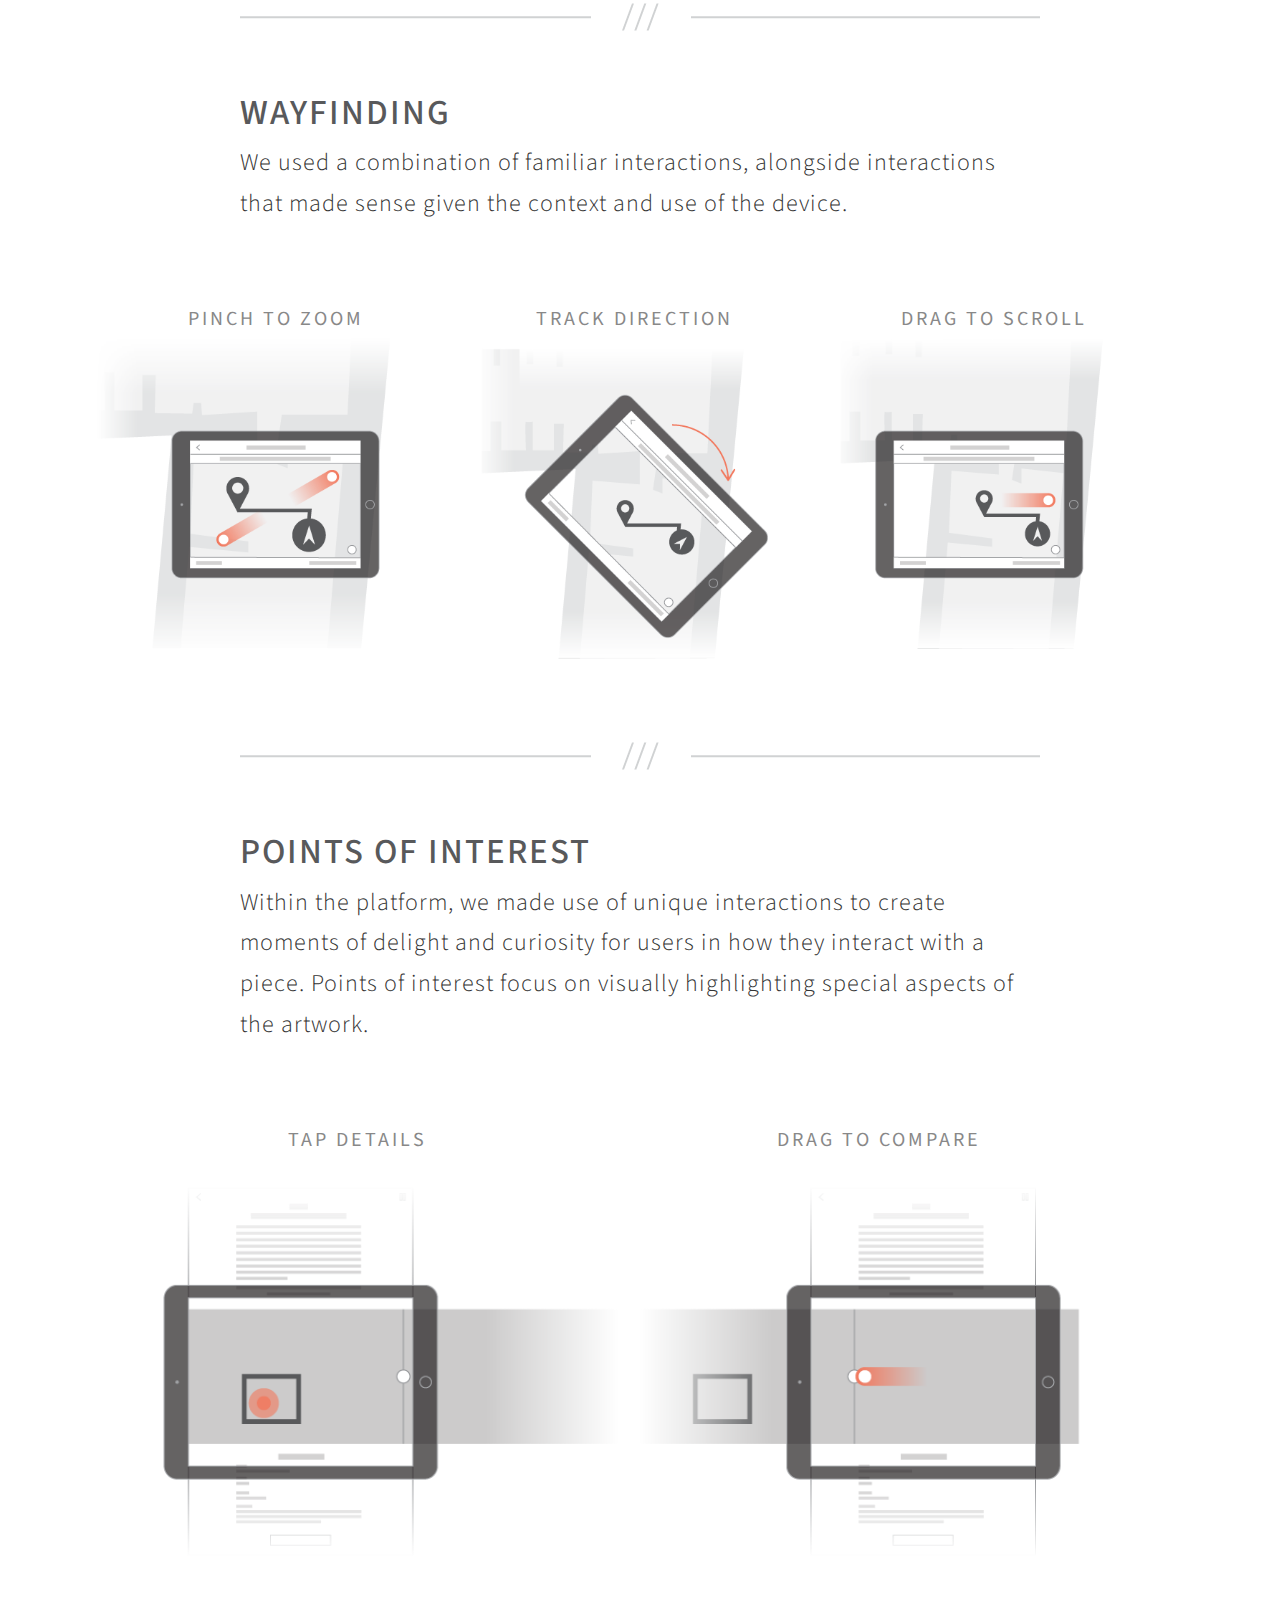
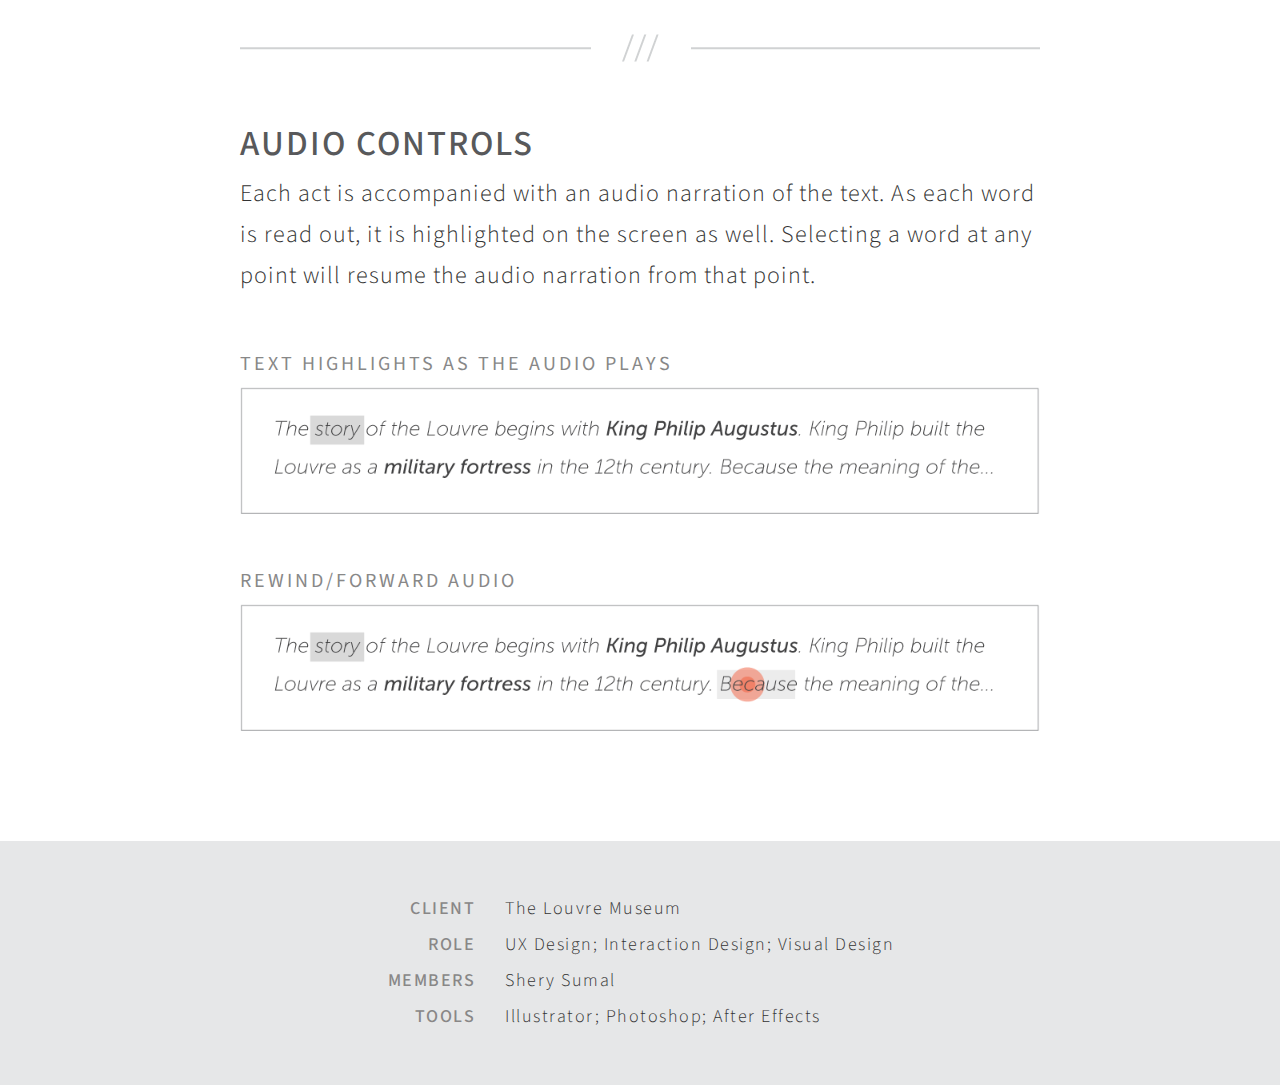
<file: louvre.html>
<!DOCTYPE html>
<html>

	<head>
		<title>Hasiba | Louvre Odeum</title>
		<meta http-equiv="Content-Type" content="text/html; charset=UTF-8" />
		<meta name="viewport" content="width=device-width, initial-scale=1">
		<link rel="shortcut icon" href="favicon.ico" type="image/x-icon" />
		<link href='https://fonts.googleapis.com/css?family=Source+Sans+Pro:400,200,200italic,300,300italic,400italic,600,600italic,700,700italic,900,900italic' rel='stylesheet' type='text/css'>
		<link rel="stylesheet" type="text/css" href="css/fonts.css" />	
		<link rel="stylesheet" type="text/css" href="css/shared.css" />	
		<link rel="stylesheet" type="text/css" href="css/projects.css" />	
		<script src="js/jquery-1.9.0.js"></script>		
		<script src="js/html5shiv.js"></script>
		<script src="js/scripts.js"></script>
	</head>
	
	<body id="louvre">
		<div class="loader">
			<div class="sk-spinner sk-spinner-rotating-plane"></div>
		</div>
		<a class="absTop" name="top"></a>
		<nav>
			<a href="/" class="back"></a>
		</nav>
		<section class="header">
			<img class="headerBG" src="images/lo/header.jpg" alt="Louvre Odeum" />
			<div class="logoBox">
				<h1>Louvre</h1>
				<h2>Odeum</h2>
				<p>Guiding Louvre Museum visitors through rich & compelling stories</p>
			</div>

		</section>
		
		<section>
			<div class="container text">
				<h1>Overview</h1>
				<p>Louvre Odeum is an immersive museum experience that engages and orients visitors through compelling stories. The platform seamlessly links different artworks together under singular narrative experiences. With a wide variety of unique interactions, the platform allows museum go-ers to view museum artworks in more meaningful ways.</p>
				<div class="video">
					<iframe src="https://player.vimeo.com/video/148707086?byline=0&autoplay=1&loop=1&portrait=0&muted=1&background=1&autopause=false#t=54s" width="1000" height="562" frameborder="0" webkitallowfullscreen mozallowfullscreen allowfullscreen allow="autoplay"></iframe>
				</div>

				<div class="flex-row">
					<div class="col2">
						<h5>PROJECT GOAL</h5>
						<div class="emph">Reaffirm the Louvre's core value of promoting meaningful encounters between art collections and the public</div>
					</div>
					<div class="col2">
						<h5>MY CONTRIBUTION</h5>
						<p class="textSmol">I worked closely with another designer for 6 weeks to create this project pitch. We pair-designed the concept & wireframes, and then worked individually to mockup various pages. I animated the site interactions and transitions using After Effects.</p>
					</div>
				</div>
			</div>
		</section>
		
		<section class="lightBG">
			<div class="container text center infoPane">
				<h1 class="flushTop">Why an Odeum?</h1>
				<p class="textSmol">Historically, an odeum is a small theater for orators and musicians to perform at in Ancient Greece & Rome. With this project, we brought <strong>a small theater experience into a large museum</strong>, breaking up the Louvre into a collection of smaller stories</p>
				
			</div>
		</section>
		
		<section class="colorBG">
			<div class="container text clearBot">
				<h1 class="center">A Closer Look at the Story</h1>
				<p class="center">Every story is composed of multiple acts to highlight a particular piece. Acts can focus on comparisons between images (left), or even play music as a visitor observes the original art piece (right)</p>
			</div>
			<div class="partialContainer">
				<img class="left col2 shadow" src="images/lo/screen1.png" alt="Act II: The Bloodstained Louvre" />
				<img class="right col2 shadow" src="images/lo/screen2.png" alt="Act VIII: The Musical Louvre" />
				<div class="clear"></div>
			</div>

		</section>
		
		<section class="lightBG noTitle">
			<div class="partialContainer clearBot">
				<img class="left col2" src="images/lo/screen3.png" alt="Louvre Memories Begin Act Screen" />
				<img class="right col2" src="images/lo/screen4.png" alt="Louvre Memories Wayfinding Screen" />
				<div class="clear"></div>
			</div>
			<div class="container text">
				<h5>Design Process</h5>
				<h1 class="flushTop">Why Story&shy;telling & Way&shy;finding?</h1>
				<p>We identified two glaring issues that detracted from the average visitor's experience in the Louvre. Firstly, information about artwork was not easily understandable for most pieces beyond the museum's top three works (ie. Mona Lisa). Secondly, considering the massive size of the Louvre, navigating through the museum was a source of frustration for visitors. </p>

				<p>With these two problems in mind, we decided to focus on building an in-museum experience to help visitors better understand pieces through storytelling, and supplemented this journey with an easier to use wayfinding system.</p>
			</div>
		</section>
		
		<section class="noTitle micro">
			<div class="container text">
				<h5>Design Process</h5>
				<h1 class="flushTop">Micro&shy;inter&shy;actions</h1>
				<p>It was important for us to ensure that even the smallest details of the entire experience were carefully considered to help craft small and memorable moments for the end user to take away from their visit.</p>
				<hr />
				<h2>Wayfinding</h2>
				<p>We used a combination of familiar interactions, alongside interactions that made sense given the context and use of the device.</p>
			</div>
			<div class="partialContainer clearBot">
				<div class="together1">
					<div class="col3 left">
						<h5 class="center">Pinch to Zoom</h5>
						<img class="flushTop" src="images/lo/micro1.png" alt="Pinch to zoom" />
					</div>	
					<div class="col3 left">
						<h5 class="center">Track Direction</h5>
						<img class="flushTop" src="images/lo/micro2.png" alt="Track direction" />
					</div>	
					<div class="col3 left">
						<h5 class="center">Drag to Scroll</h5>
						<img class="flushTop" src="images/lo/micro3.png" alt="Drag to scroll" />
					</div>	
					<div class="clear"></div>
				</div>
			</div>			
			<div class="container text">
				<hr />
				<h2>Points of Interest</h2>
				<p>Within the platform, we made use of unique interactions to create moments of delight and curiosity for users in how they interact with a piece. Points of interest focus on visually highlighting special aspects of the artwork.</p>			
			</div>
			<div class="partialContainer clearBot">
				<div class="together2">
					<div class="col2 left">
						<h5 class="center">Tap Details</h5>
						<img class="flushTop" src="images/lo/micro4.png" alt="Tap Details" />
					</div>	
					<div class="col2 left">
						<h5 class="center">Drag to Compare</h5>
						<img class="flushTop" src="images/lo/micro5.png" alt="Drag to Compare" />
					</div>	
					<div class="clear"></div>		
				</div>
			</div>
			<div class="container text flushTop">
				<hr />
				<h2>Audio Controls</h2>
				<p>Each act is accompanied with an audio narration of the text. As each word is read out, it is highlighted on the screen as well. Selecting a word at any point will resume the audio narration from that point.</p>			
				<h5 class="noTitle">Text Highlights as the Audio Plays</h5>
				<img src="images/lo/micro6.png" alt="Text Highlights as the Audio Plays" />
				<h5 class="noTitle">Rewind/Forward Audio</h5>
				<img src="images/lo/micro7.png" alt="Rewind/Forward Audio" />
			</div>
			
		</section>
		
		<section class="lightBG">
			<div class="credits">
				<h4>Client</h4> 
				<p>The Louvre Museum</p>
				<div class="clear"></div>
				
				<h4>Role</h4> 
				<p>UX Design; Interaction Design; Visual Design</p>
				<div class="clear"></div>
				
				<h4>Members</h4> 
				<p>Shery Sumal</p>
				<div class="clear"></div>
				
				<h4>Tools</h4> 
				<p>Illustrator; Photoshop; After Effects</p>
				<div class="clear"></div>
			</div>
		</section>
		
		<a href="#top"><div class="backToTop"></div></a>
		<script type="text/javascript">
			var sc_project=10814347; 
			var sc_invisible=1; 
			var sc_security="bac7a750"; 
			var scJsHost = (("https:" == document.location.protocol) ?
			"https://secure." : "http://www.");
			document.write("<sc"+"ript type='text/javascript' src='" +
			scJsHost+
			"statcounter.com/counter/counter.js'></"+"script>");
		</script>
		<noscript><div class="statcounter"><a title="shopify visitor
		statistics" href="http://statcounter.com/shopify/"
		target="_blank"><img class="statcounter"
		src="http://c.statcounter.com/10814347/0/bac7a750/1/"
		alt="shopify visitor statistics"></a></div></noscript>
		
	</body>

</html>
</file>
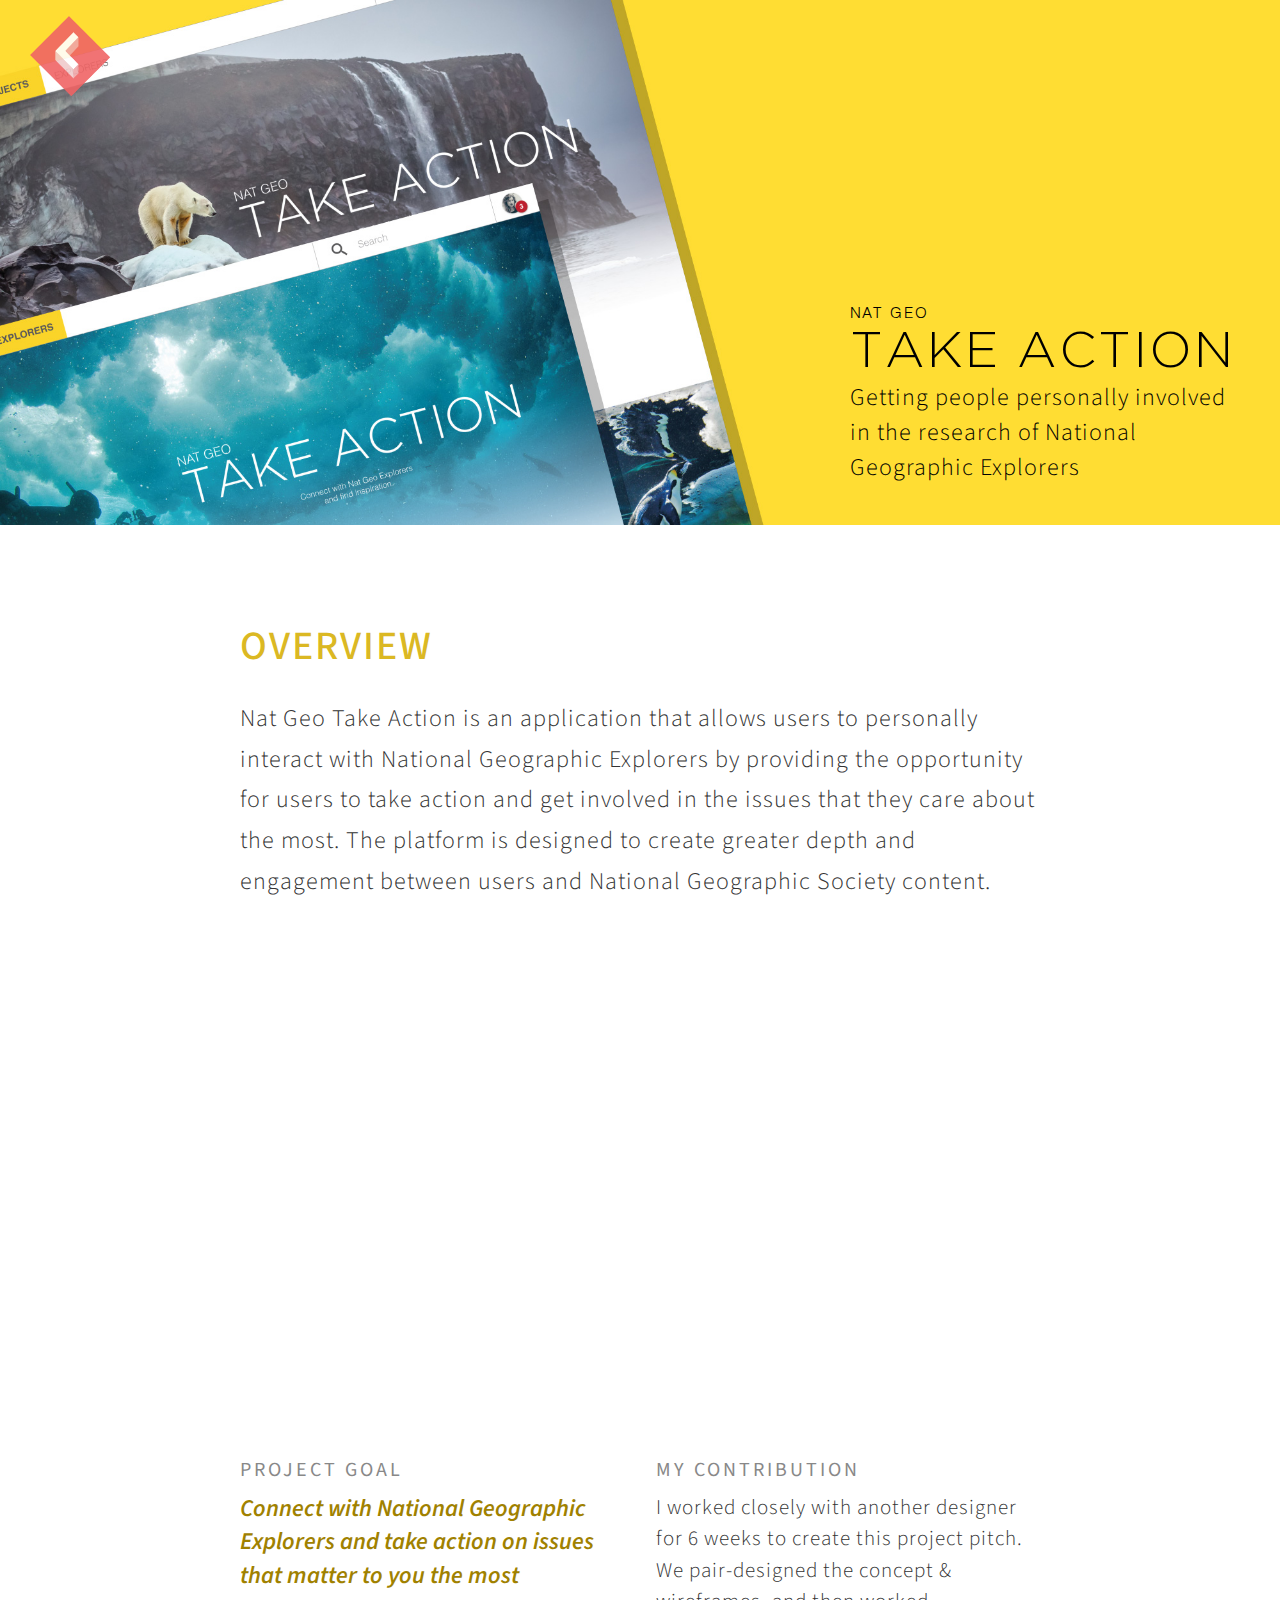
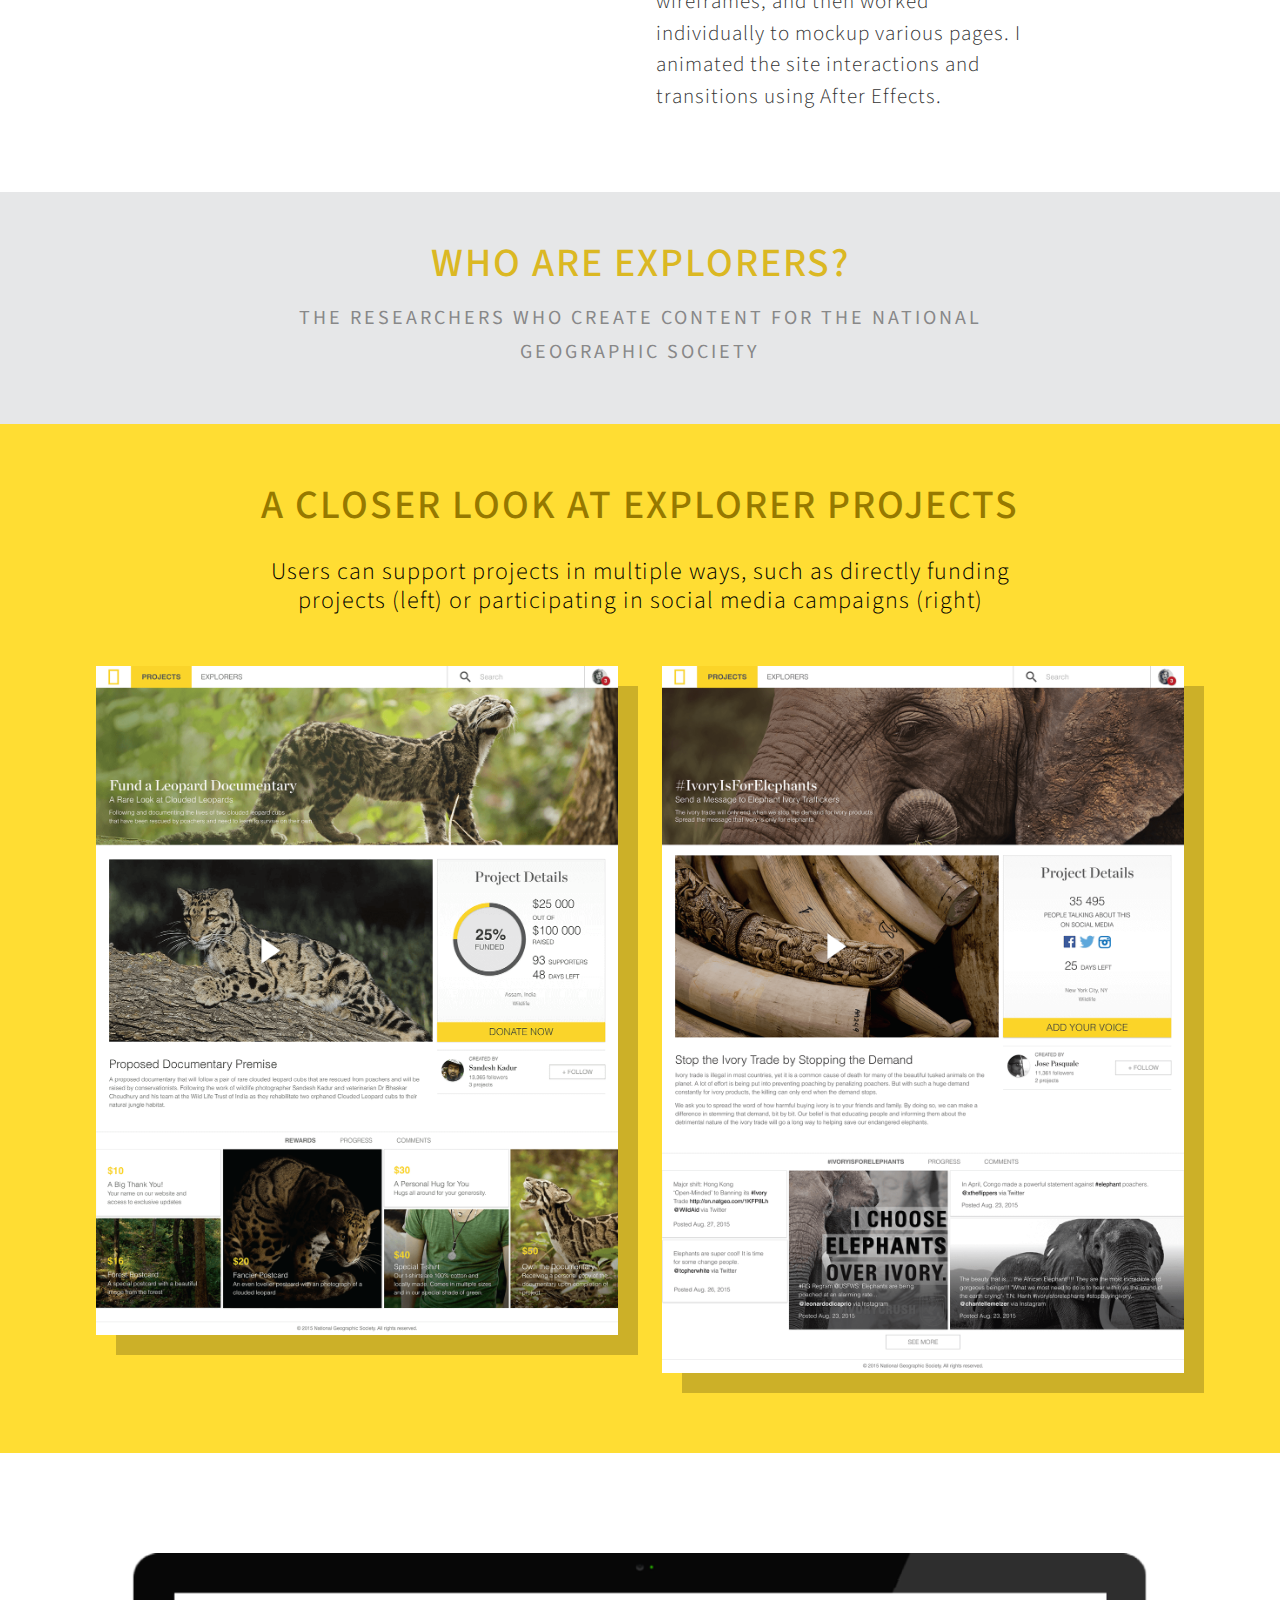
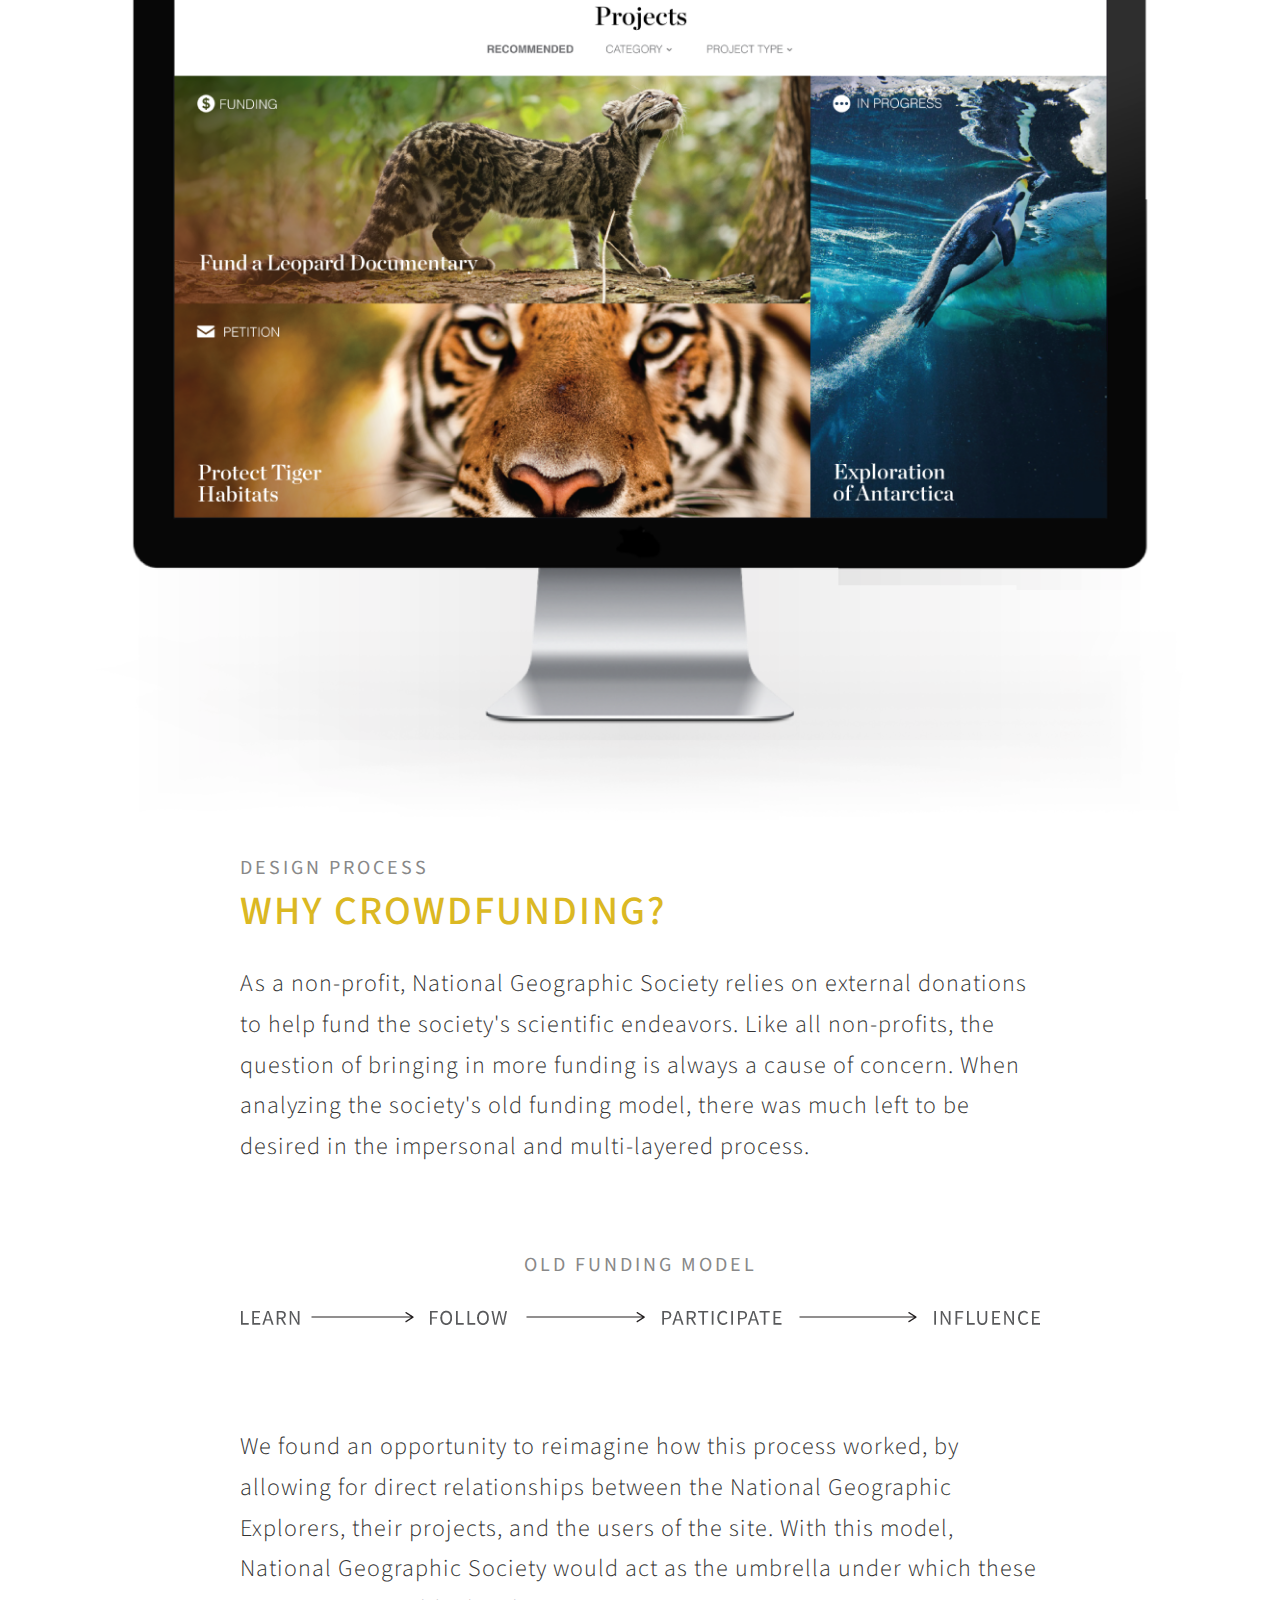
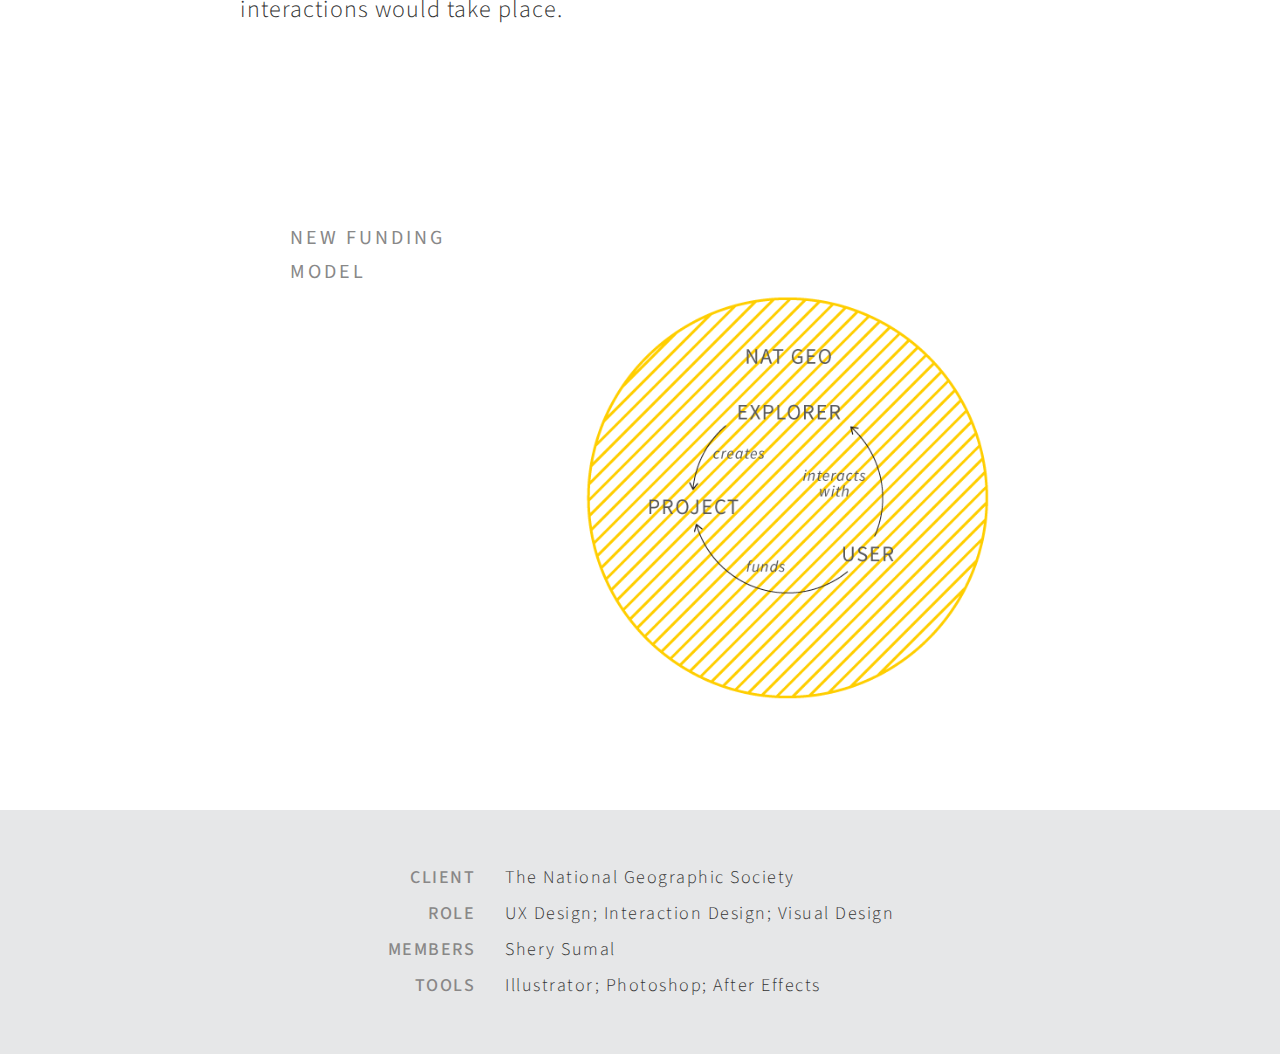
<file: natgeo.html>
<!DOCTYPE html>
<html>

	<head>
		<title>Hasiba | Nat Geo Take Action</title>
		<meta http-equiv="Content-Type" content="text/html; charset=UTF-8" />
		<meta name="viewport" content="width=device-width, initial-scale=1">
		<link rel="shortcut icon" href="favicon.ico" type="image/x-icon" />
		<link href='https://fonts.googleapis.com/css?family=Source+Sans+Pro:400,200,200italic,300,300italic,400italic,600,600italic,700,700italic,900,900italic' rel='stylesheet' type='text/css'>
		<link rel="stylesheet" type="text/css" href="css/fonts.css" />	
		<link rel="stylesheet" type="text/css" href="css/shared.css" />	
		<link rel="stylesheet" type="text/css" href="css/projects.css" />	
		<script src="js/jquery-1.9.0.js"></script>		
		<script src="js/html5shiv.js"></script>
		<script src="js/scripts.js"></script>
	</head>
	
	<body id="natgeo">
		<div class="loader">
			<div class="sk-spinner sk-spinner-rotating-plane"></div>
		</div>
		<a class="absTop" name="top"></a>
		<nav>
			<a href="/" class="back"></a>
		</nav>
		<section class="header">
			<img class="headerBG" src="images/ng/header.jpg" alt="National Geographic" />
			<div class="logoBox">
				<h1>Nat Geo</h1>
				<h2>Take Action</h2>
				<p>Getting people personally involved in the research of National Geographic Explorers</p>
			</div>

		</section>
		
		<section>
			<div class="container text">
				<h1>Overview</h1>
				<p>Nat Geo Take Action is an application that allows users to personally interact with National Geographic Explorers by providing the opportunity for users to take action and get involved in the issues that they care about the most. The platform is designed to create greater depth and engagement between users and National Geographic Society content. </p>
				<div class="video">
					<iframe src="https://player.vimeo.com/video/145240007?byline=0&autoplay=1&loop=1&portrait=0&muted=1#t=39s" width="1000" height="562" frameborder="0" webkitallowfullscreen mozallowfullscreen allowfullscreen allow="autoplay"></iframe>
					<script src="https://player.vimeo.com/api/player.js"></script>
				</div>
				<div class="flex-row">
					<div class="col2">
						<h5>PROJECT GOAL</h5>
						<div class="emph">Connect with National Geographic Explorers and take action on issues that matter to you the most</div>
					</div>
					<div class="col2">
						<h5>MY CONTRIBUTION</h5>
						<p class="textSmol">I worked closely with another designer for 6 weeks to create this project pitch. We pair-designed the concept & wireframes, and then worked individually to mockup various pages. I animated the site interactions and transitions using After Effects.</p>
					</div>
				</div>
			</div>
		</section>
		
		<section class="lightBG">
			<div class="container text center infoPane">
					<h1 class="flushTop">Who are Explorers?</h1>
					<h5>The researchers who create content for the National Geographic Society</h5>
			</div>
		</section>
		
		<section class="colorBG">
			<div class="container text clearBot">
				<h1 class="center">A Closer Look at Explorer Projects</h1>
				<p class="center">Users can support projects in multiple ways, such as directly funding projects (left) or participating in social media campaigns (right)</p>
			</div>
			<div class="partialContainer">
				<img class="left col2 shadow" src="images/ng/screen1.png" alt="Funding Project Screen" />
				<img class="right col2 shadow" src="images/ng/screen2.png" alt="Social Media Project Screen" />
				<div class="clear"></div>
			</div>

		</section>
		
		<section class="noTitle">
			<div class="partialContainer clearBot">
				<img class="norm" src="images/ng/screen3.png" alt="Projects Screen" />
				<div class="clear"></div>
			</div>
			<div class="container text">
				<h5>Design Process</h5>
				<h1 class="flushTop">Why Crowdfunding?</h1>
				<p>As a non-profit, National Geographic Society relies on external donations to help fund the society's scientific endeavors. Like all non-profits, the question of bringing in more funding is always a cause of concern. When analyzing the society's old funding model, there was much left to be desired in the impersonal and multi-layered process.</p>
				<h5 class="center noTitle upChunk">Old Funding Model</h5>
				<img src="images/ng/diagram1.png" alt="Old Funding Model" />
				<p class="noTitle">We found an opportunity to reimagine how this process worked, by allowing for direct relationships between the National Geographic Explorers, their projects, and the users of the site. With this model, National Geographic Society would act as the umbrella under which these interactions would take place.</p>
				<div class="together noTitle">
					<h5 class="leftText col2">New Funding Model</h5>
					<img class="right col2" src="images/ng/diagram2.png" alt="New Funding Model" />
					<div class="clear"></div>
				</div>
				
			</div>
		</section>
		
		<section class="lightBG">
			<div class="credits">
				<h4>Client</h4> 
				<p>The National Geographic Society</p>
				<div class="clear"></div>
				
				<h4>Role</h4> 
				<p>UX Design; Interaction Design; Visual Design</p>
				<div class="clear"></div>
				
				<h4>Members</h4> 
				<p>Shery Sumal</p>
				<div class="clear"></div>
				
				<h4>Tools</h4> 
				<p>Illustrator; Photoshop; After Effects</p>
				<div class="clear"></div>
			</div>
		</section>
		
		<a href="#top"><div class="backToTop"></div></a>
		<script type="text/javascript">
			var sc_project=10814347; 
			var sc_invisible=1; 
			var sc_security="bac7a750"; 
			var scJsHost = (("https:" == document.location.protocol) ?
			"https://secure." : "http://www.");
			document.write("<sc"+"ript type='text/javascript' src='" +
			scJsHost+
			"statcounter.com/counter/counter.js'></"+"script>");
		</script>
		<noscript><div class="statcounter"><a title="shopify visitor
		statistics" href="http://statcounter.com/shopify/"
		target="_blank"><img class="statcounter"
		src="http://c.statcounter.com/10814347/0/bac7a750/1/"
		alt="shopify visitor statistics"></a></div></noscript>
		
	</body>

</html>
</file>
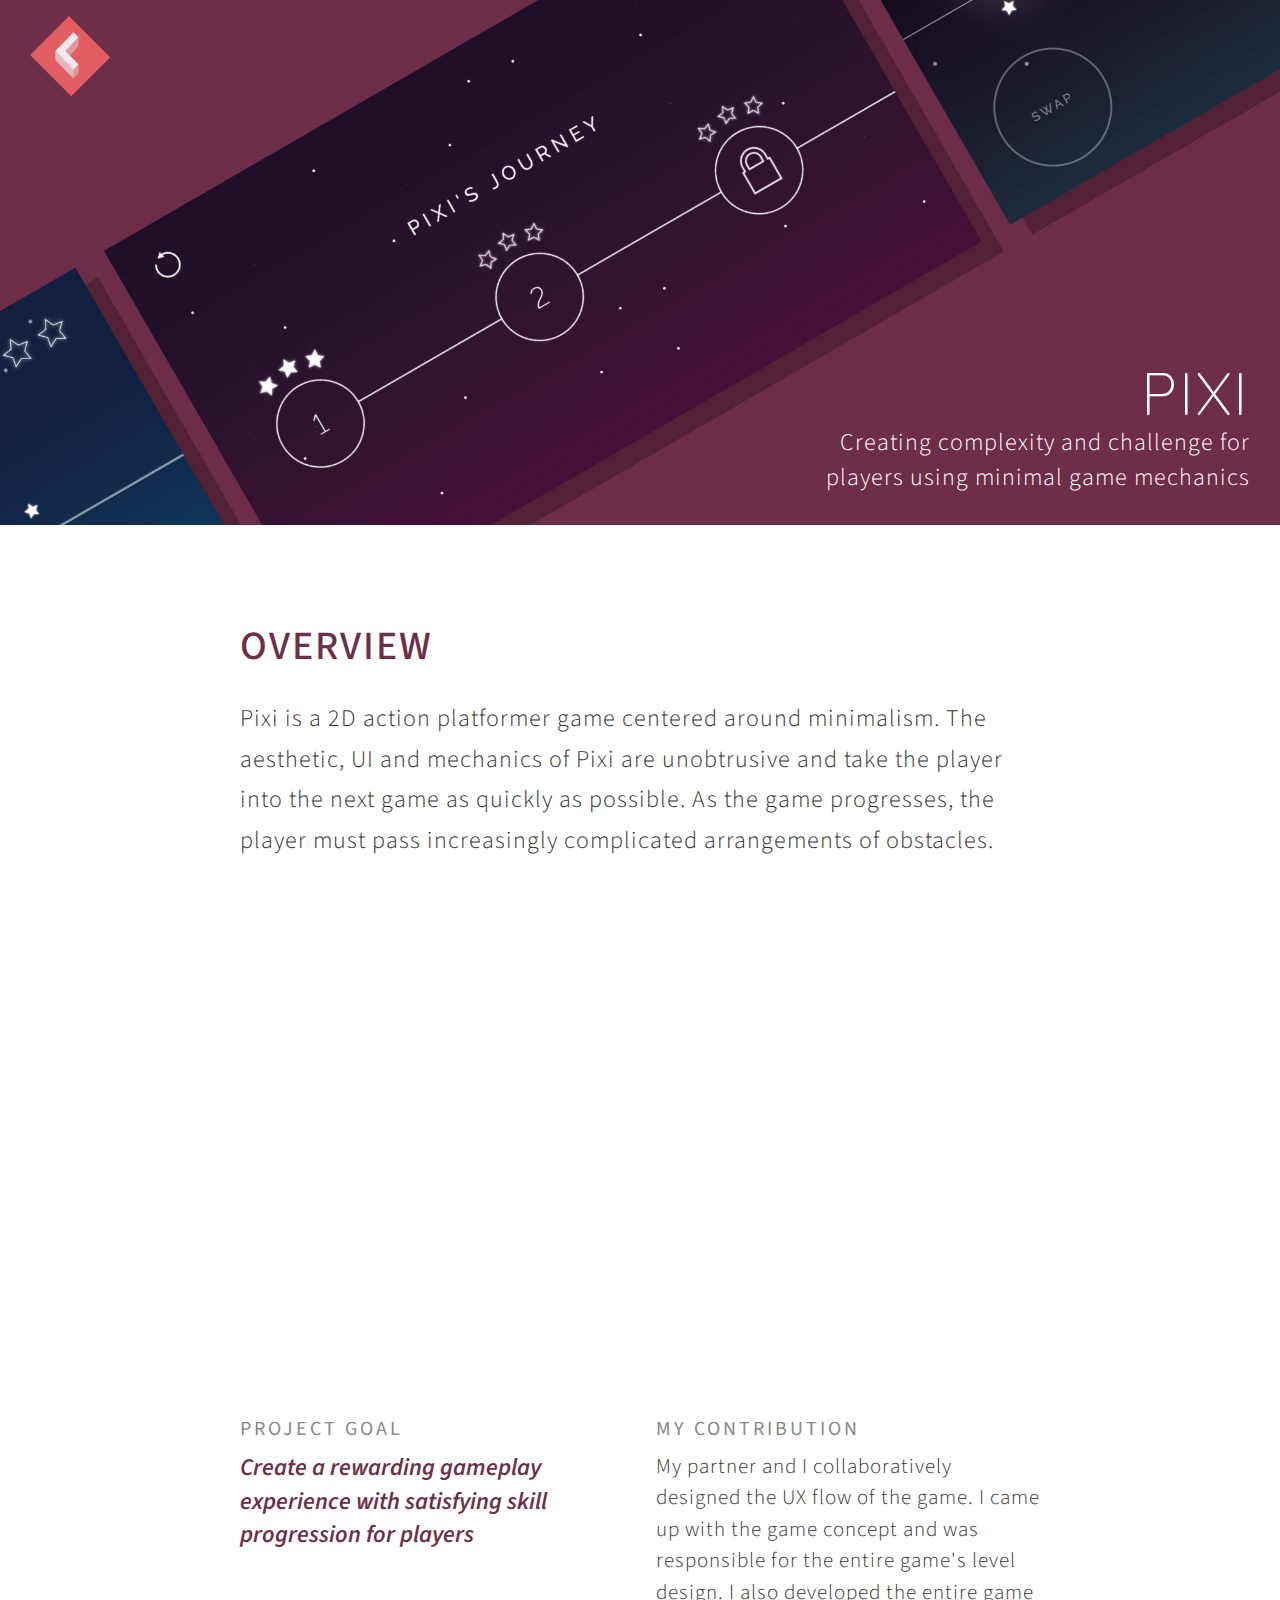
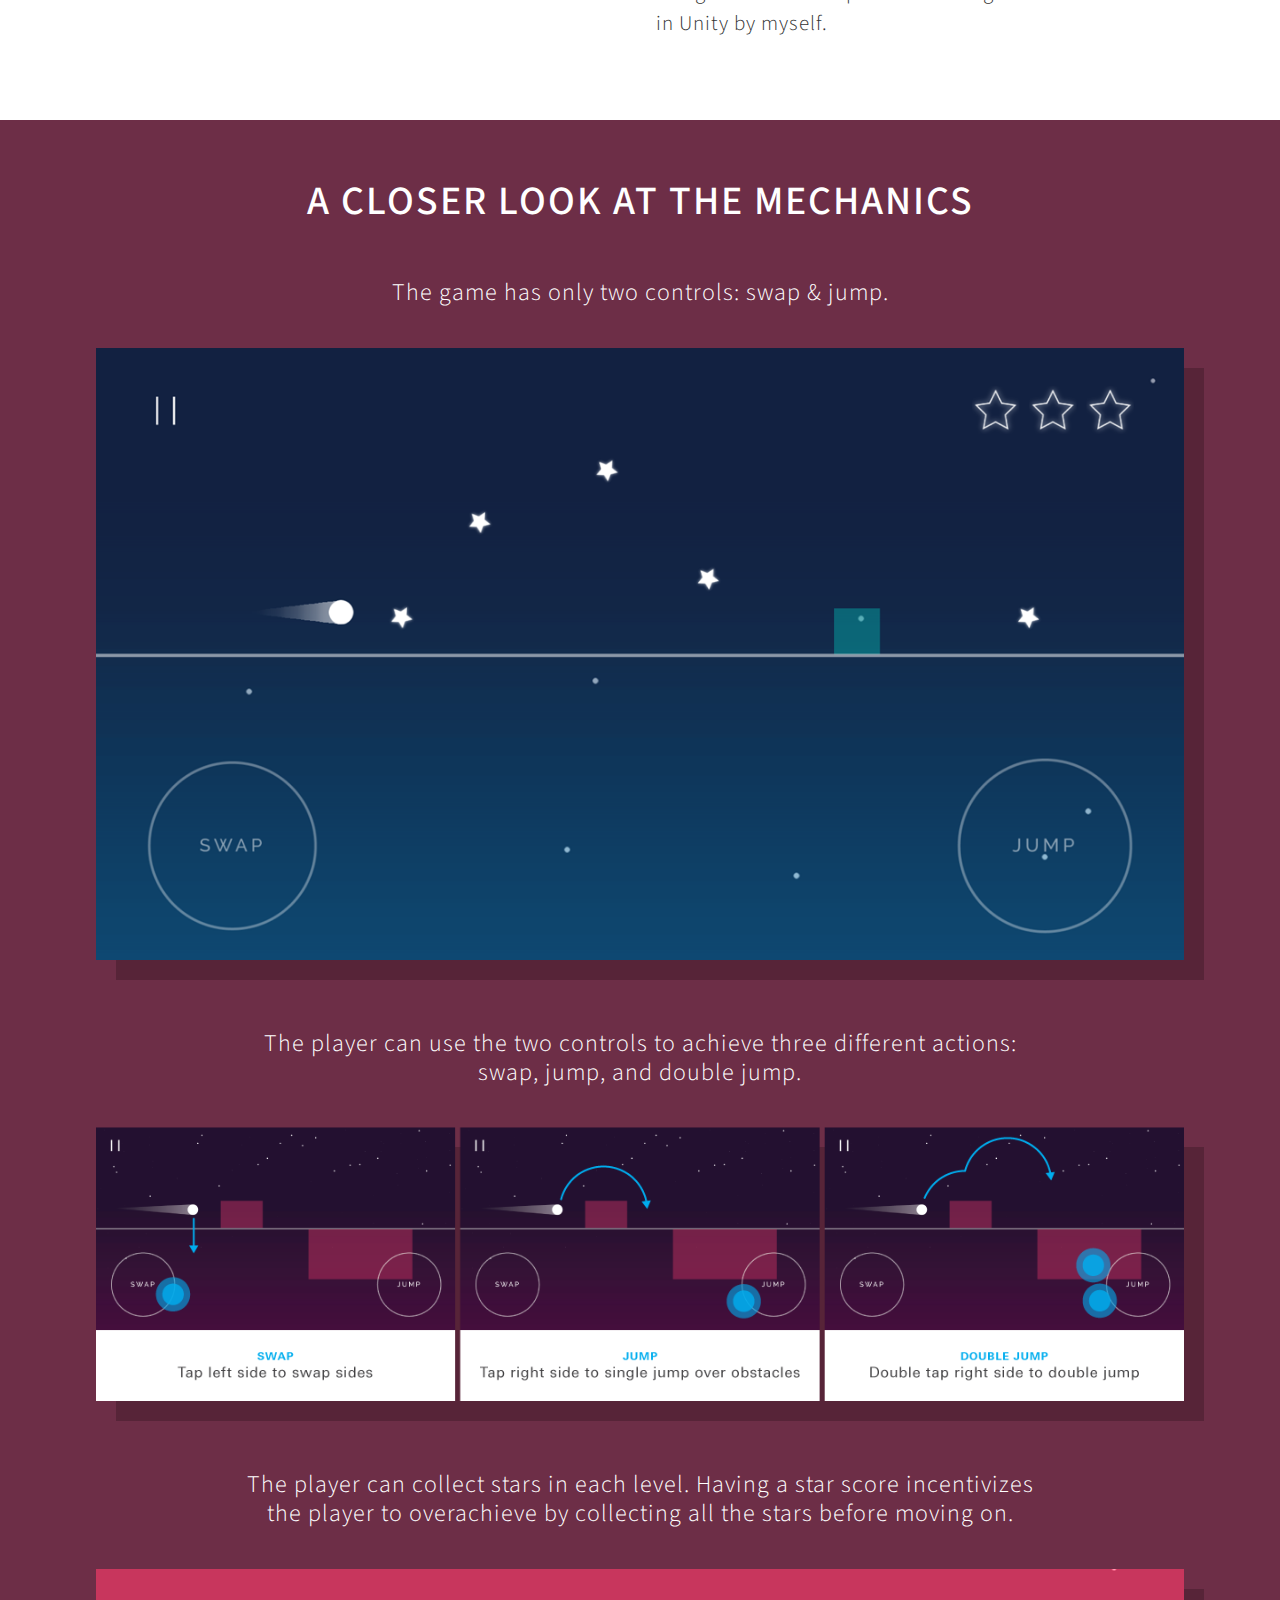
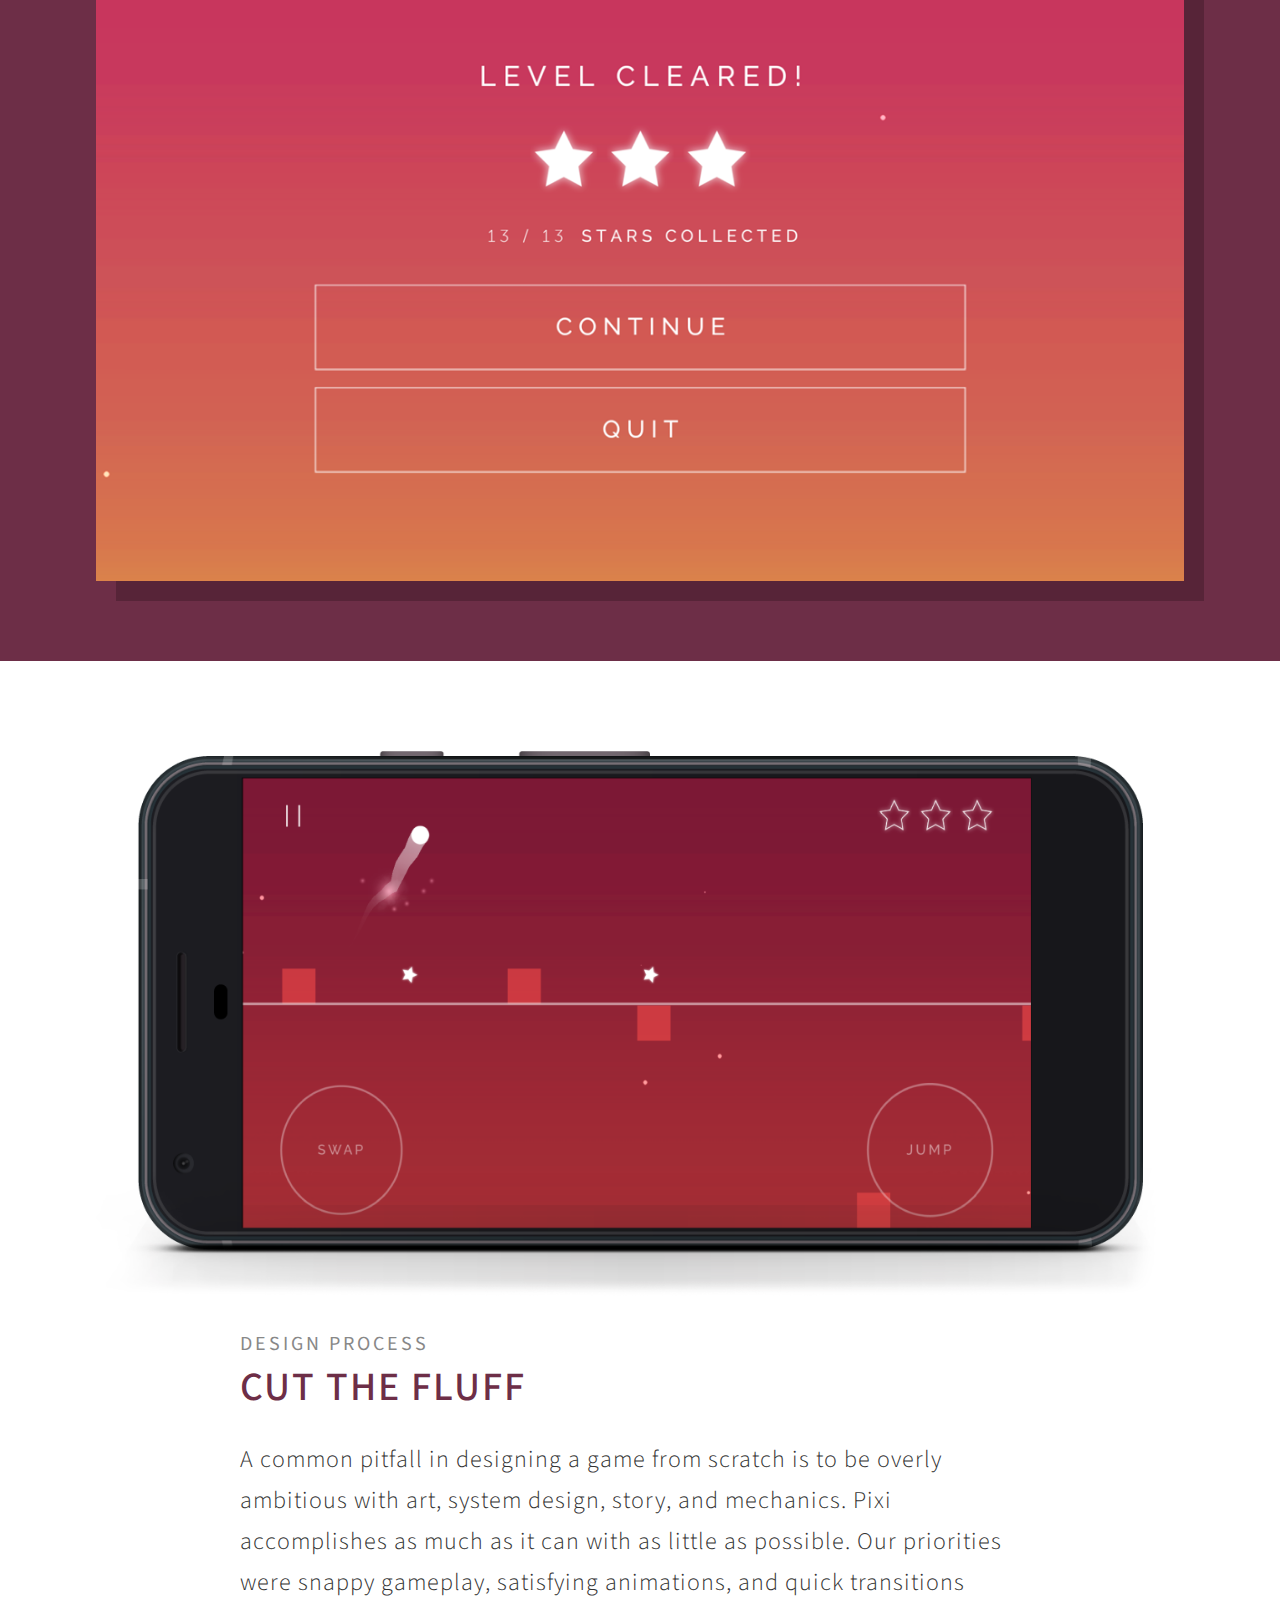
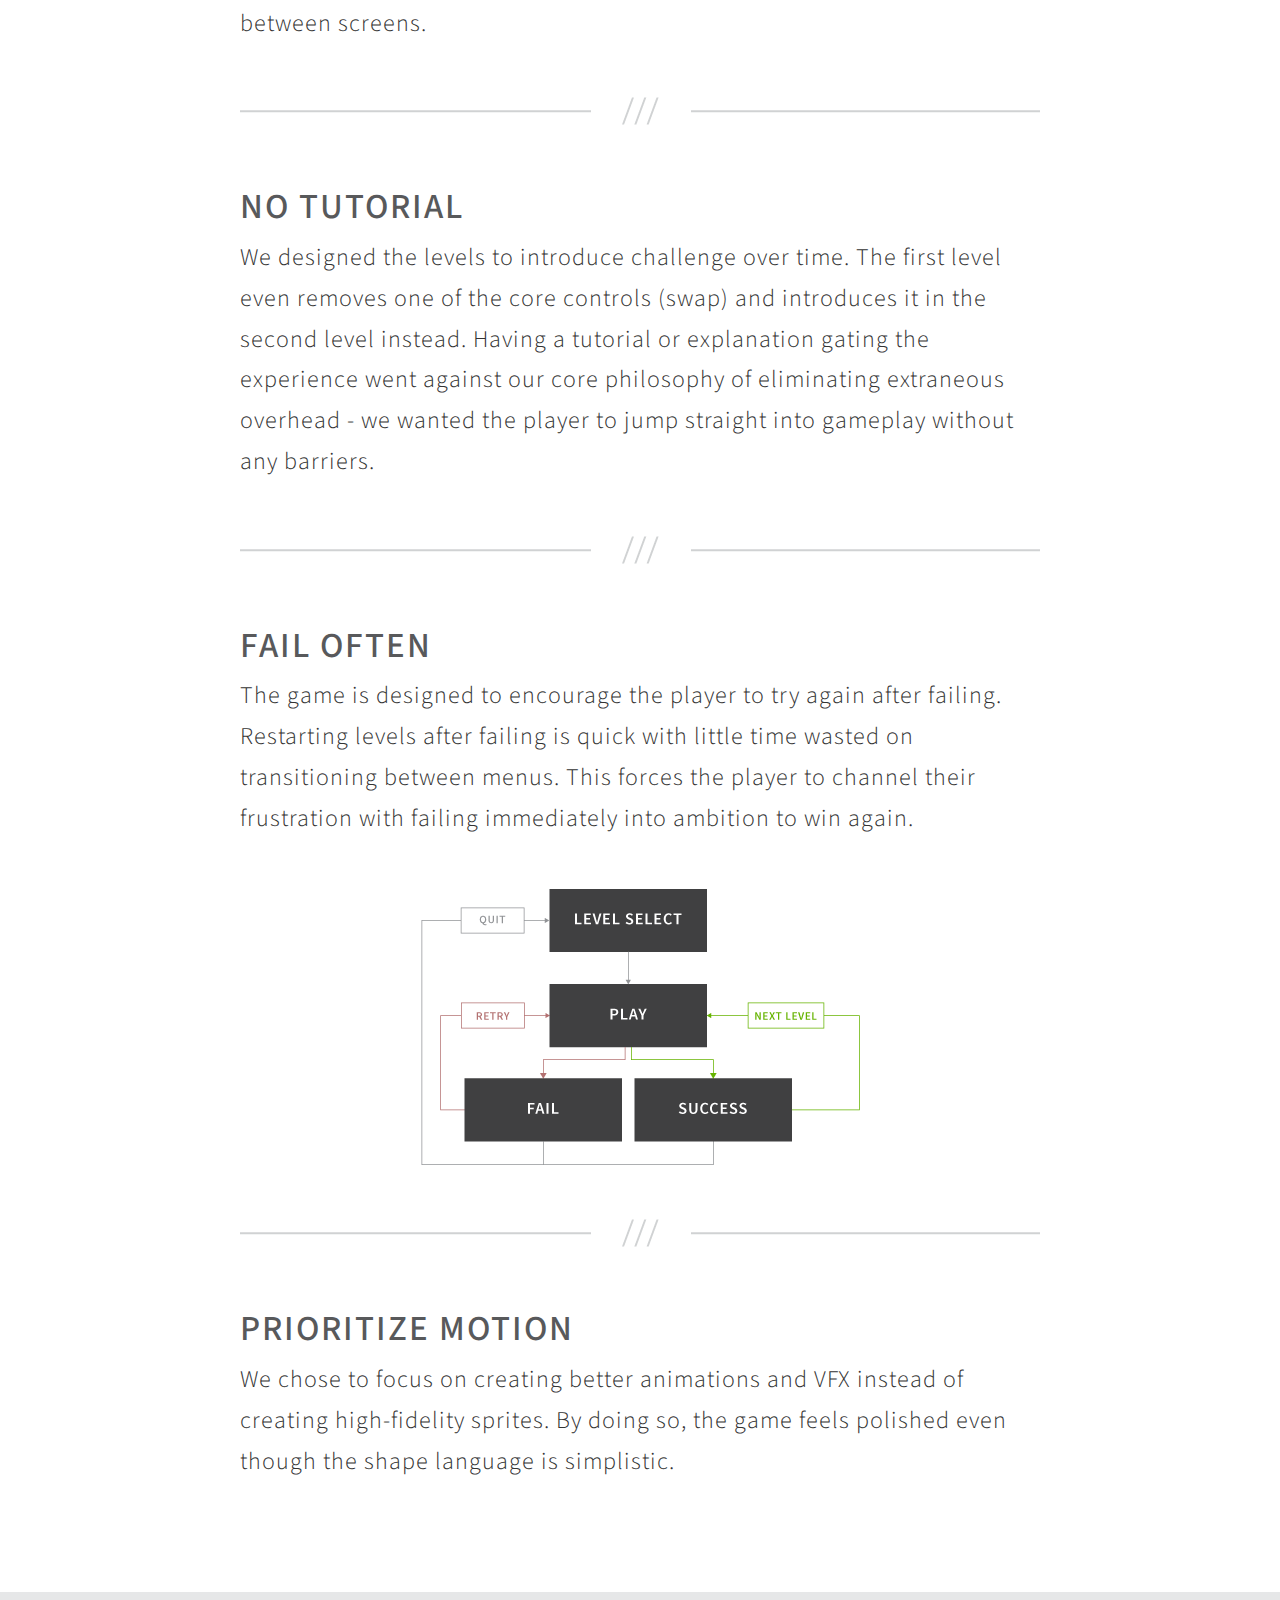
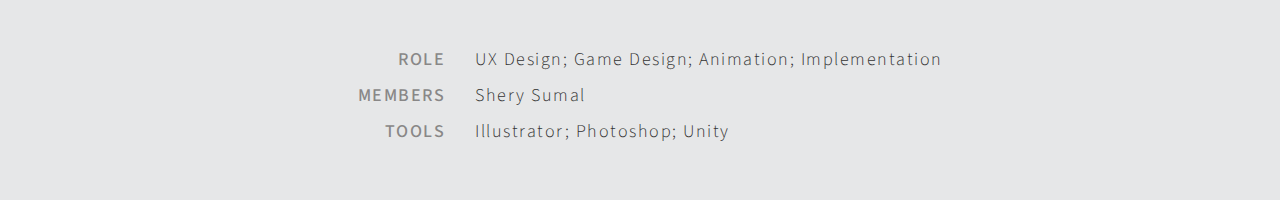
<file: pixi.html>
<!DOCTYPE html>
<html>

	<head>
		<title>Hasiba | Pixi</title>
		<meta http-equiv="Content-Type" content="text/html; charset=UTF-8" />
		<meta name="viewport" content="width=device-width, initial-scale=1">
		<link rel="shortcut icon" href="favicon.ico" type="image/x-icon" />
		<link href='https://fonts.googleapis.com/css?family=Source+Sans+Pro:400,200,200italic,300,300italic,400italic,600,600italic,700,700italic,900,900italic' rel='stylesheet' type='text/css'>
		<link rel="stylesheet" type="text/css" href="css/fonts.css" />	
		<link rel="stylesheet" type="text/css" href="css/shared.css" />	
		<link rel="stylesheet" type="text/css" href="css/projects.css" />	
		<script src="js/jquery-1.9.0.js"></script>		
		<script src="js/html5shiv.js"></script>
		<script src="js/scripts.js"></script>
	</head>
	
	<body id="pixi">
		<div class="loader">
			<div class="sk-spinner sk-spinner-rotating-plane"></div>
		</div>
		<a class="absTop" name="top"></a>
		<nav>
			<a href="/" class="back"></a>
		</nav>
		<section class="header">
			<img class="headerBG" src="images/px/header.jpg" alt="Pixi" />
			<div class="logoBox">
				<h1>Pixi</h1>
				<p>Creating complexity and challenge for players using minimal game mechanics</p>
			</div>

		</section>
		
		<section>
			<div class="container text">
				<h1>Overview</h1>
				<p>Pixi is a 2D action platformer game centered around minimalism. The aesthetic, UI and mechanics of Pixi are unobtrusive and take the player into the next game as quickly as possible. As the game progresses, the player must pass increasingly complicated arrangements of obstacles.</p>
				
				<div class="video">
					<iframe src="https://player.vimeo.com/video/302637124?byline=0&autoplay=1&loop=1&portrait=0&muted=1&background=1&autopause=false#t=5s" style="position:absolute;top:0;left:0;width:100%;height:100%;" frameborder="0" webkitallowfullscreen mozallowfullscreen allowfullscreen allow="autoplay"></iframe>
					<script src="https://player.vimeo.com/api/player.js"></script>
				</div>
	
				<div class="flex-row">
					<div class="col2">
						<h5>PROJECT GOAL</h5>
						<div class="emph">Create a rewarding gameplay experience with satisfying skill progression for players</div>
					</div>
					<div class="col2">
							<h5>MY CONTRIBUTION</h5>
							<p class="textSmol">My partner and I collaboratively designed the UX flow of the game. I came up with the game concept and was responsible for the entire game's level design. I also developed the entire game in Unity by myself.</p>
						</div>
					</div>
			</div>
		</section>
		
		<section class="colorBG">
			<div class="container text clearBot">
				<h1 class="center">A Closer Look at the Mechanics</h1>
				<p class="center topSpace">The game has only two controls: swap & jump.</p>
			</div>
			<div class="partialContainer clearBot">
				<img class="shadow" src="images/px/screen1.png" alt="Gameplay Screen" />
			</div>
			<div class="container text topSpace clearBot">
				<p class="center">The player can use the two controls to achieve three different actions: swap, jump, and double jump.</p>
			</div>
			<div class="partialContainer clearBot forceShadow">
				<img src="images/px/pixi-mechanics.png" alt="Diagram of the three mechanics (swap, jump, double jump)" />
			</div>
			<div class="container text topSpace clearBot">
				<p class="center">The player can collect stars in each level. Having a star score incentivizes the player to overachieve by collecting all the stars before moving on.</p>
			</div>
			<div class="partialContainer">
				<img class="shadow" src="images/px/screen2.png" alt="Level Cleared Screen" />
			</div>

		</section>
		
		<section class="noTitle">
			<div class="partialContainer clearBot">
				<img class="norm" src="images/px/screen3.png" alt="Another gameplay screen from a later level" />
				<div class="clear"></div>
			</div>
			<div class="container text">
				<h5>Design Process</h5>
				<h1 class="flushTop">Cut the Fluff</h1>
				<p>A common pitfall in designing a game from scratch is to be overly ambitious with art, system design, story, and mechanics. Pixi accomplishes as much as it can with as little as possible. Our priorities were snappy gameplay, satisfying animations, and quick transitions between screens.</p>
				<hr />
				<h2>No Tutorial</h2>
				<p>We designed the levels to introduce challenge over time. The first level even removes one of the core controls (swap) and introduces it in the second level instead. Having a tutorial or explanation gating the experience went against our core philosophy of eliminating extraneous overhead - we wanted the player to jump straight into gameplay without any barriers. </p>	
				<hr />
				<h2>Fail Often</h2>
				<p>The game is designed to encourage the player to try again after failing. Restarting levels after failing is quick with little time wasted on transitioning between menus. This forces the player to channel their frustration with failing immediately into ambition to win again.</p>	
				<img class="norm" src="images/px/level-flow.png" alt="Flow diagram for the different game screens" />
				<hr />
				<h2>Prioritize Motion</h2>
				<p>We chose to focus on creating better animations and VFX instead of creating high-fidelity sprites. By doing so, the game feels polished even though the shape language is simplistic. </p>			

				
			</div>
		</section>
		
		<section class="lightBG">
			<div class="credits">
				<h4>Role</h4> 
				<p>UX Design; Game Design; Animation; Implementation</p>
				<div class="clear"></div>
				
				<h4>Members</h4> 
				<p>Shery Sumal</p>
				<div class="clear"></div>
				
				<h4>Tools</h4> 
				<p>Illustrator; Photoshop; Unity</p>
				<div class="clear"></div>
			</div>
		</section>
		
		<a href="#top"><div class="backToTop"></div></a>
		<script type="text/javascript">
			var sc_project=10814347; 
			var sc_invisible=1; 
			var sc_security="bac7a750"; 
			var scJsHost = (("https:" == document.location.protocol) ?
			"https://secure." : "http://www.");
			document.write("<sc"+"ript type='text/javascript' src='" +
			scJsHost+
			"statcounter.com/counter/counter.js'></"+"script>");
		</script>
		<noscript><div class="statcounter"><a title="shopify visitor
		statistics" href="http://statcounter.com/shopify/"
		target="_blank"><img class="statcounter"
		src="http://c.statcounter.com/10814347/0/bac7a750/1/"
		alt="shopify visitor statistics"></a></div></noscript>
		
	</body>

</html>
</file>
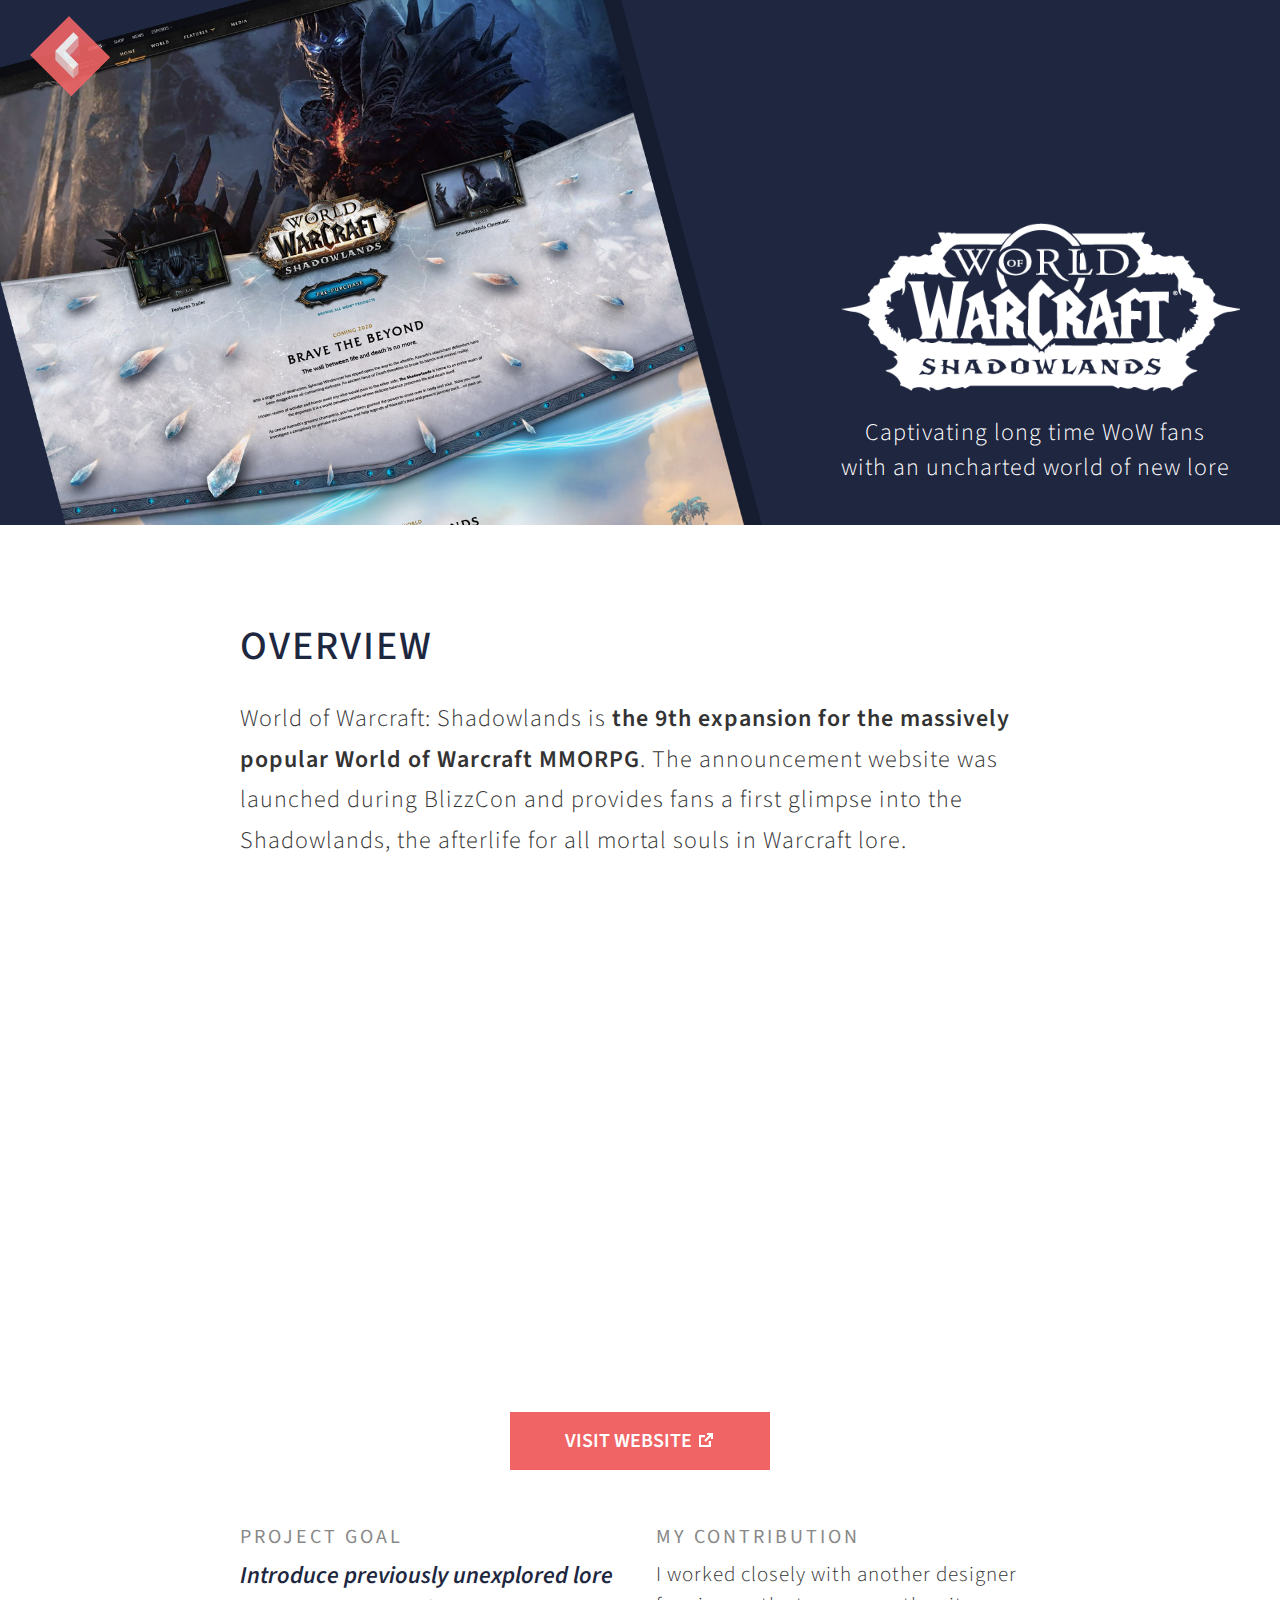
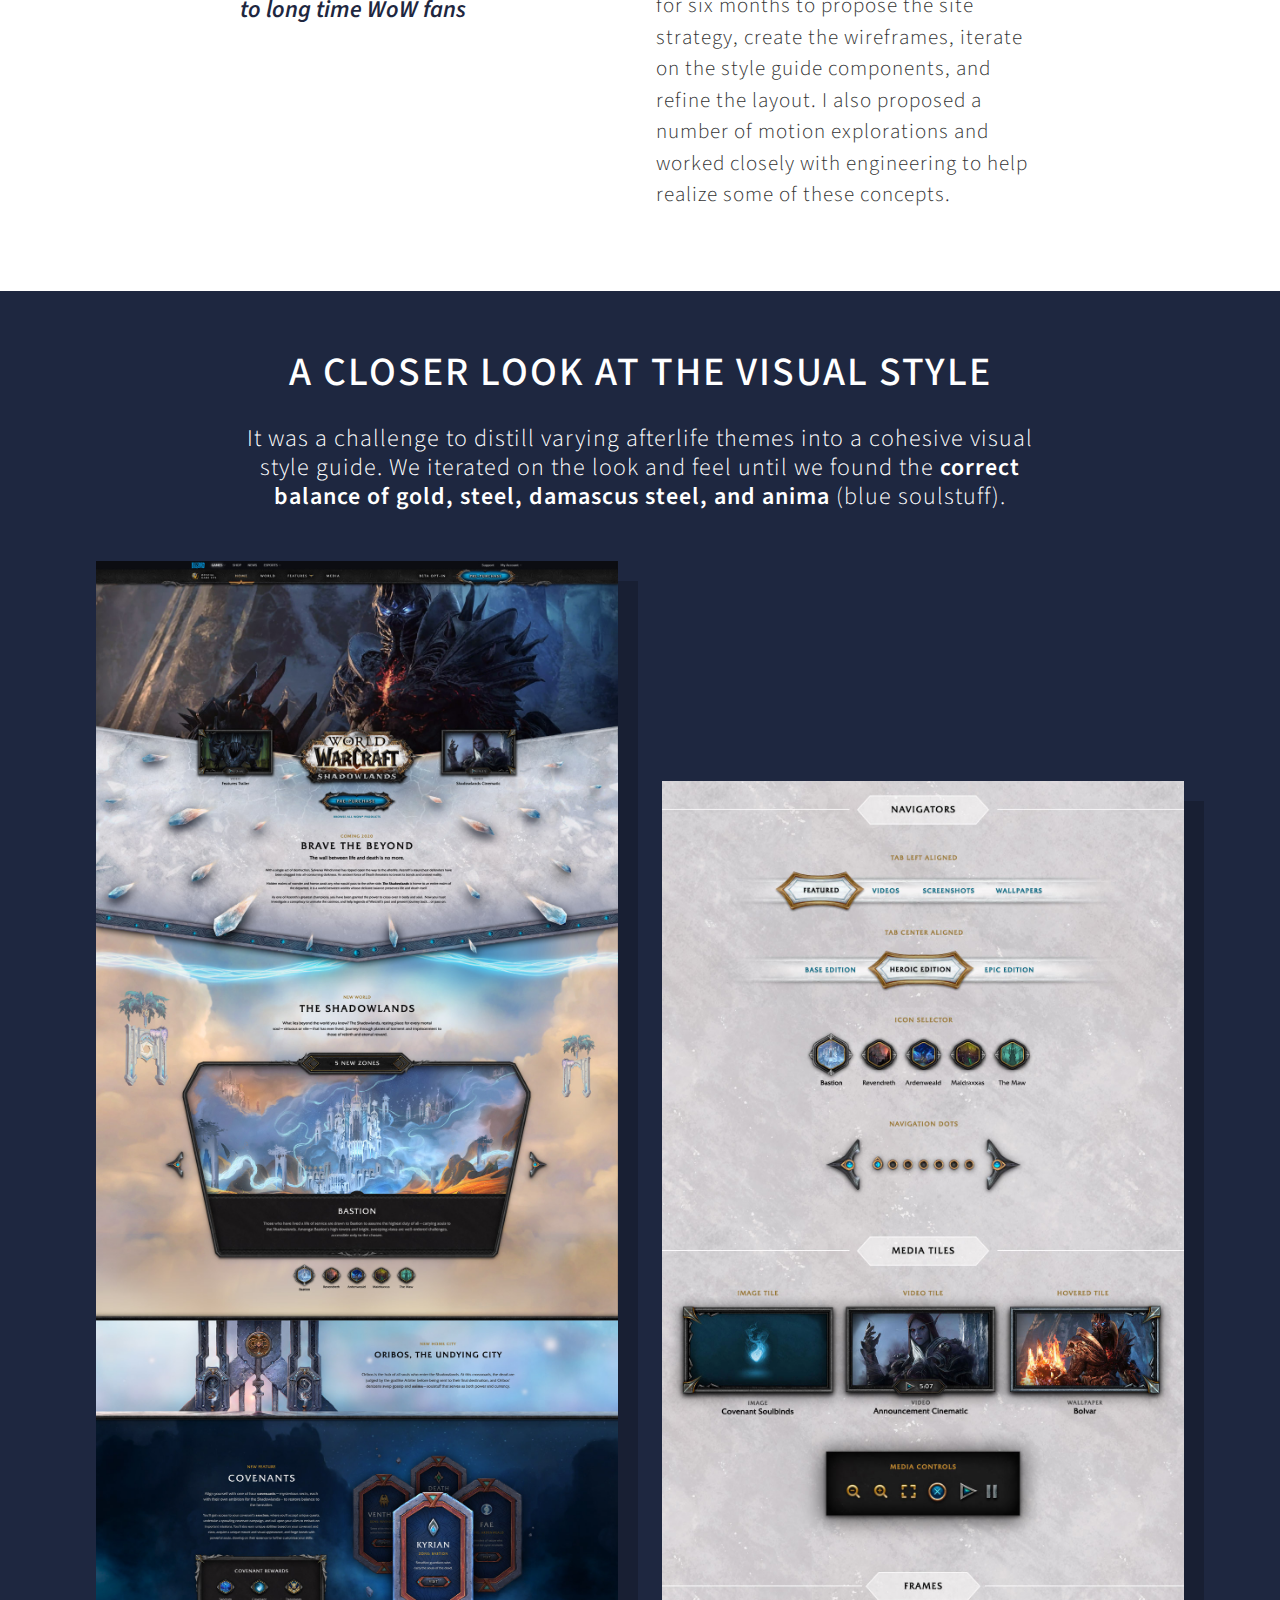
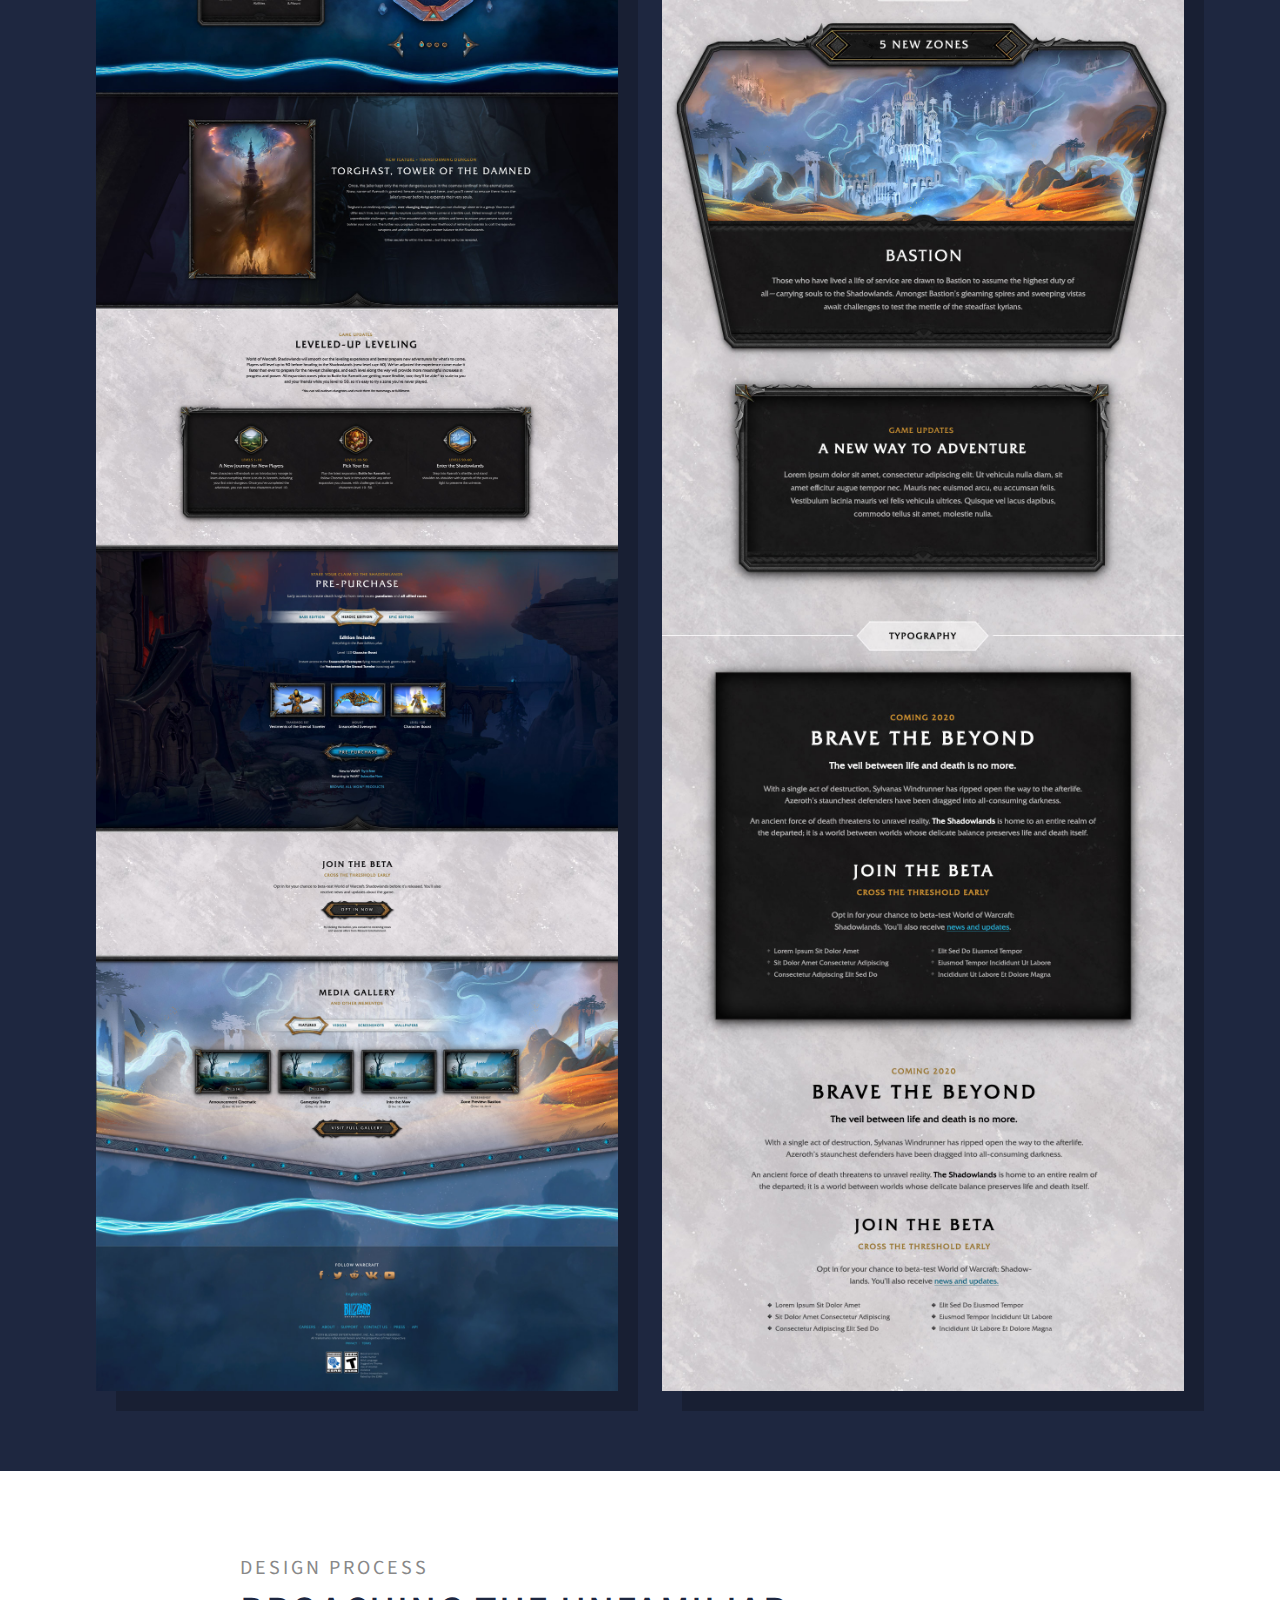
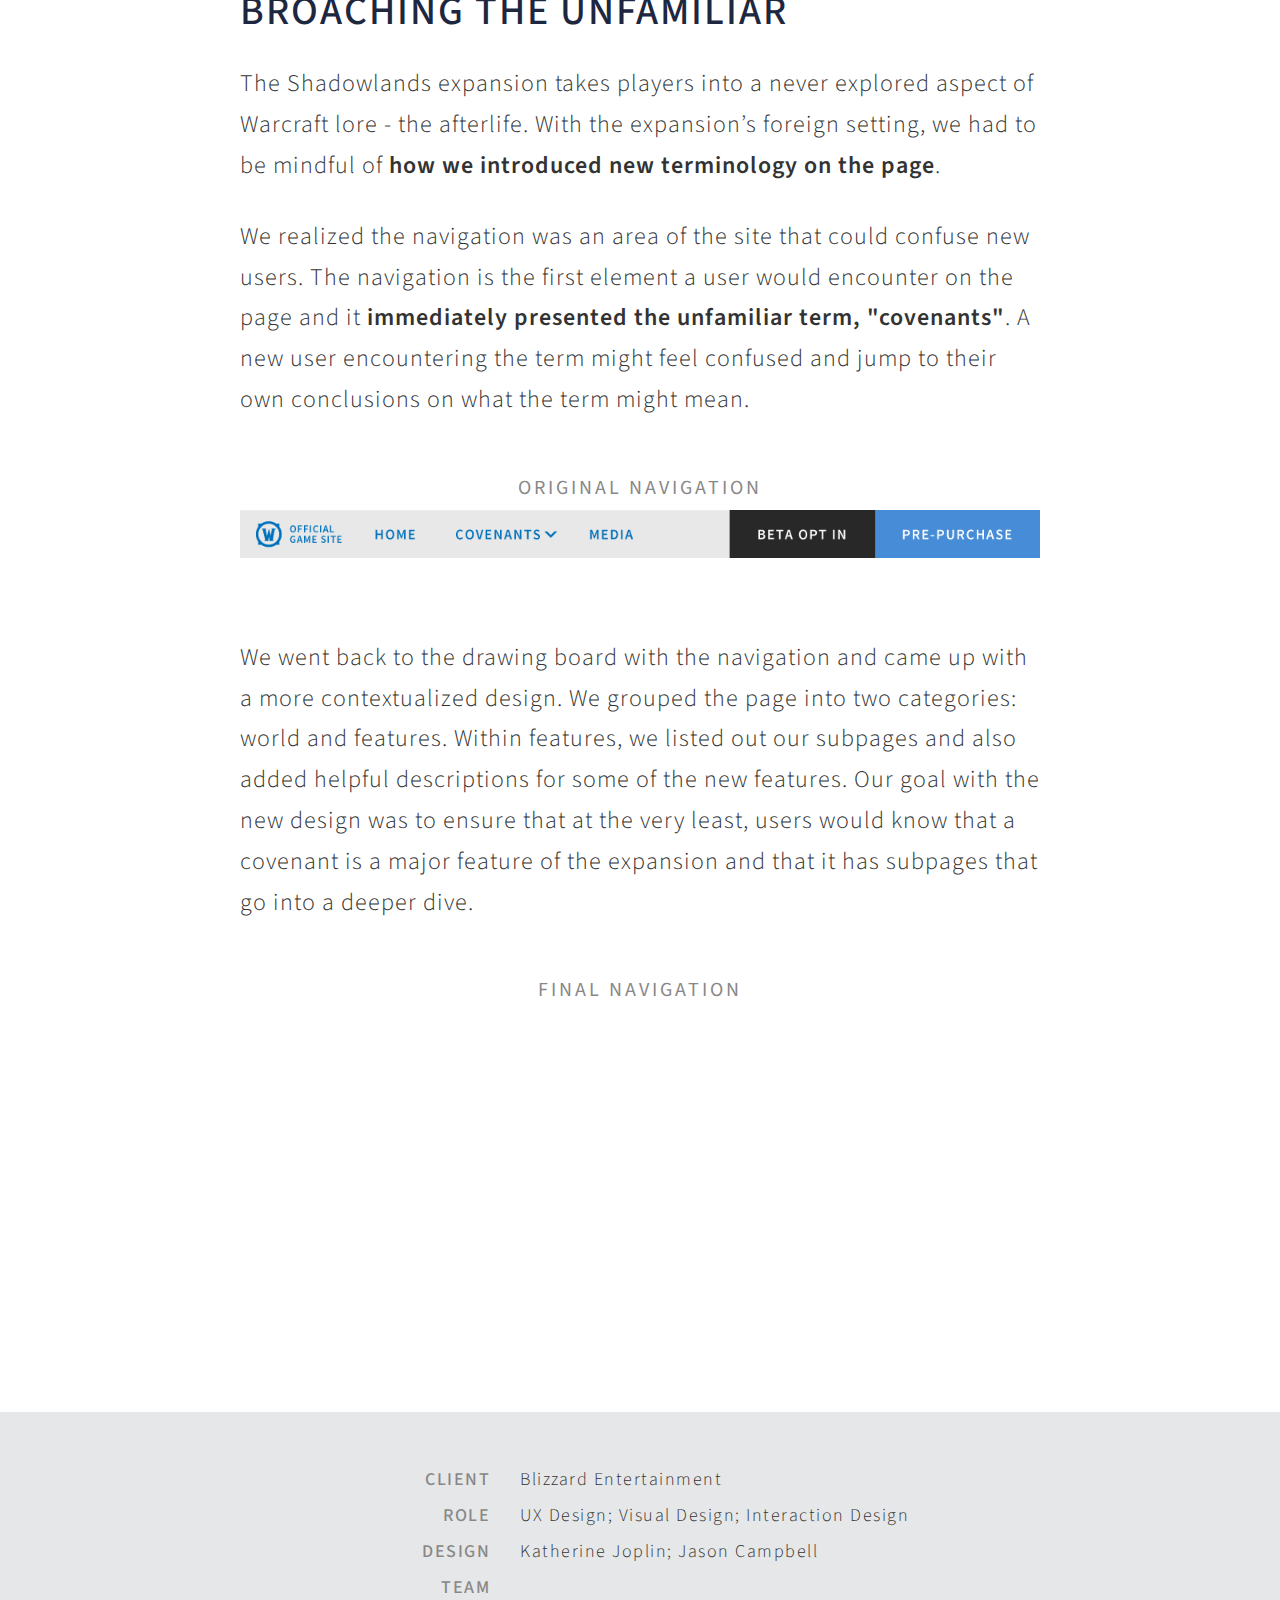
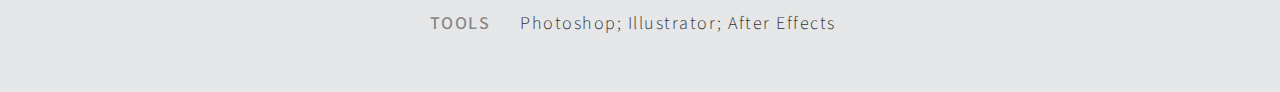
<file: shadowlands.html>
<!DOCTYPE html>
<html>

	<head>
		<title>Hasiba | WoW Shadowlands</title>
		<meta http-equiv="Content-Type" content="text/html; charset=UTF-8" />
		<meta name="viewport" content="width=device-width, initial-scale=1">
		<link rel="shortcut icon" href="favicon.ico" type="image/x-icon" />
		<link href='https://fonts.googleapis.com/css?family=Source+Sans+Pro:400,200,200italic,300,300italic,400italic,600,600italic,700,700italic,900,900italic' rel='stylesheet' type='text/css'>
		<link rel="stylesheet" type="text/css" href="css/fonts.css" />	
		<link rel="stylesheet" type="text/css" href="css/shared.css" />	
		<link rel="stylesheet" type="text/css" href="css/projects.css" />	
		<script src="js/jquery-1.9.0.js"></script>		
		<script src="js/html5shiv.js"></script>
		<script src="js/scripts.js"></script>
	</head>
	
	<body id="shadowlands">
		<div class="loader">
			<div class="sk-spinner sk-spinner-rotating-plane"></div>
		</div>
		<a class="absTop" name="top"></a>
		<nav>
			<a href="/" class="back"></a>
		</nav>
		<section class="header">
			<img class="headerBG" src="images/ws/header.jpg" alt="World of Warcraft: Shadowlands" />
			<div class="logoBox">
				<img src="images/ws/logo.png" alt="World of Warcraft: Shadowlands Logo" />
				<p>Captivating long time WoW fans with an uncharted world of new lore</p>
			</div>

		</section>
		
		<section>
			<div class="container text">
				<h1>Overview</h1>
				<p>World of Warcraft: Shadowlands is <strong>the 9th expansion for the massively popular World of Warcraft MMORPG</strong>. The announcement website was launched during BlizzCon and provides fans a first glimpse into the Shadowlands, the afterlife for all mortal souls in Warcraft lore.</p>
				<div class="video">
					<iframe src="https://player.vimeo.com/video/373040168?byline=0&autoplay=1&loop=1&portrait=0&muted=1&background=1&autopause=false" width="1000" height="562" frameborder="0" webkitallowfullscreen mozallowfullscreen allowfullscreen allow="autoplay"></iframe>
					<script src="https://player.vimeo.com/api/player.js"></script>
				</div>
				<a href="https://worldofwarcraft.com/en-us/shadowlands" target="_blank" class="button"><button>Visit Website <img src="images/icon_external_link.png" class="icon" alt="Icon: External Link" /></button></a>
				<div class="flex-row">
					<div class="col2">
						<h5>PROJECT GOAL</h5>
						<div class="emph">Introduce previously unexplored lore to long time WoW fans</div>
					</div>
					<div class="col2">
						<h5>MY CONTRIBUTION</h5>
						<p class="textSmol">I worked closely with another designer for six months to propose the site strategy, create the wireframes, iterate on the style guide components, and refine the layout. I also proposed a number of motion explorations and worked closely with engineering to help realize some of these concepts.</p>
					</div>
				</div>
			</div>
		</section>
		
		<section class="colorBG">
				<div class="container text clearBot">
					<h1 class="center">A Closer Look at the Visual Style</h1>
					<p class="center">It was a challenge to distill varying afterlife themes into a cohesive visual style guide. We iterated on the look and feel until we found the <strong>correct balance of gold, steel, damascus steel, and anima</strong> (blue soulstuff).</p>
				</div>
				<div class="partialContainer">
					<img class="left col2 shadow" src="images/ws/screen1.jpg" alt="WoW Shadowlands Landing Page" />
					<div class="right col2 shadow">
						<div class="btnVid video">
							<iframe src="https://player.vimeo.com/video/373326989?byline=0&autoplay=1&loop=1&portrait=0&muted=1&background=1&autopause=false&controls=false" width="1000" height="562" frameborder="0" webkitallowfullscreen mozallowfullscreen allowfullscreen allow="autoplay"></iframe>
							<script src="https://player.vimeo.com/api/player.js"></script>
						</div>
				
						<img class="flushTop" src="images/ws/screen2.jpg" alt="WoW Shadowlands Visual Style Guide & Components" />
					</div>
					
					<div class="clear"></div>
				</div>
	
			</section>

		
		<section class="noTitle">
			<div class="container text flushBot">
				<h5>Design Process</h5>
				<h1 class="flushTop">Broaching the Unfamiliar</h1>
				<p>The Shadowlands expansion takes players into a never explored aspect of Warcraft lore - the afterlife. With the expansion’s foreign setting, we had to be mindful of <strong>how we introduced new terminology on the page</strong>.</p>
				<p>We realized the navigation was an area of the site that could confuse new users. The navigation is the first element a user would encounter on the page and it <strong>immediately presented the unfamiliar term, "covenants"</strong>. A new user encountering the term might feel confused and jump to their own conclusions on what the term might mean.</p>
				<h5 class="center noTitle">Original Navigation</h5>
				<img src="images/ws/diagram1.png" alt="Original Site Navigation which Included Covenants as a Top Level Element" />
				<p class="noTitle">We went back to the drawing board with the navigation and came up with a more contextualized design. We grouped the page into two categories: world and features. Within features, we listed out our subpages and also added helpful descriptions for some of the new features. Our goal with the new design was to ensure that at the very least, users would know that a covenant is a major feature of the expansion and that it has subpages that go into a deeper dive.</p>
			
				<h5 class="center noTitle">Final Navigation</h5>
				<div class="video flushTop navVideo">
					<iframe src="https://player.vimeo.com/video/373058699?byline=0&autoplay=1&loop=1&portrait=0&muted=1&background=1&autopause=false" width="1000" height="307" frameborder="0" webkitallowfullscreen mozallowfullscreen allowfullscreen allow="autoplay"></iframe>
					<script src="https://player.vimeo.com/api/player.js"></script>
				</div>
			</div>
		</section>
		
		<section class="lightBG">
			<div class="credits">
				<h4>Client</h4> 
				<p>Blizzard Entertainment</p>
				<div class="clear"></div>
				
				<h4>Role</h4> 
				<p>UX Design; Visual Design; Interaction Design</p>
				<div class="clear"></div>
				
				<h4>Design Team</h4> 
				<p>Katherine Joplin; Jason Campbell</p>
				<div class="clear"></div>
				
				<h4>Tools</h4> 
				<p>Photoshop; Illustrator; After Effects</p>
				<div class="clear"></div>
			</div>
		</section>
		
		<a href="#top"><div class="backToTop"></div></a>
		<script type="text/javascript">
			var sc_project=10814347; 
			var sc_invisible=1; 
			var sc_security="bac7a750"; 
			var scJsHost = (("https:" == document.location.protocol) ?
			"https://secure." : "http://www.");
			document.write("<sc"+"ript type='text/javascript' src='" +
			scJsHost+
			"statcounter.com/counter/counter.js'></"+"script>");
		</script>
		<noscript><div class="statcounter"><a title="shopify visitor
		statistics" href="http://statcounter.com/shopify/"
		target="_blank"><img class="statcounter"
		src="http://c.statcounter.com/10814347/0/bac7a750/1/"
		alt="shopify visitor statistics"></a></div></noscript>
		
	</body>

</html>
</file>
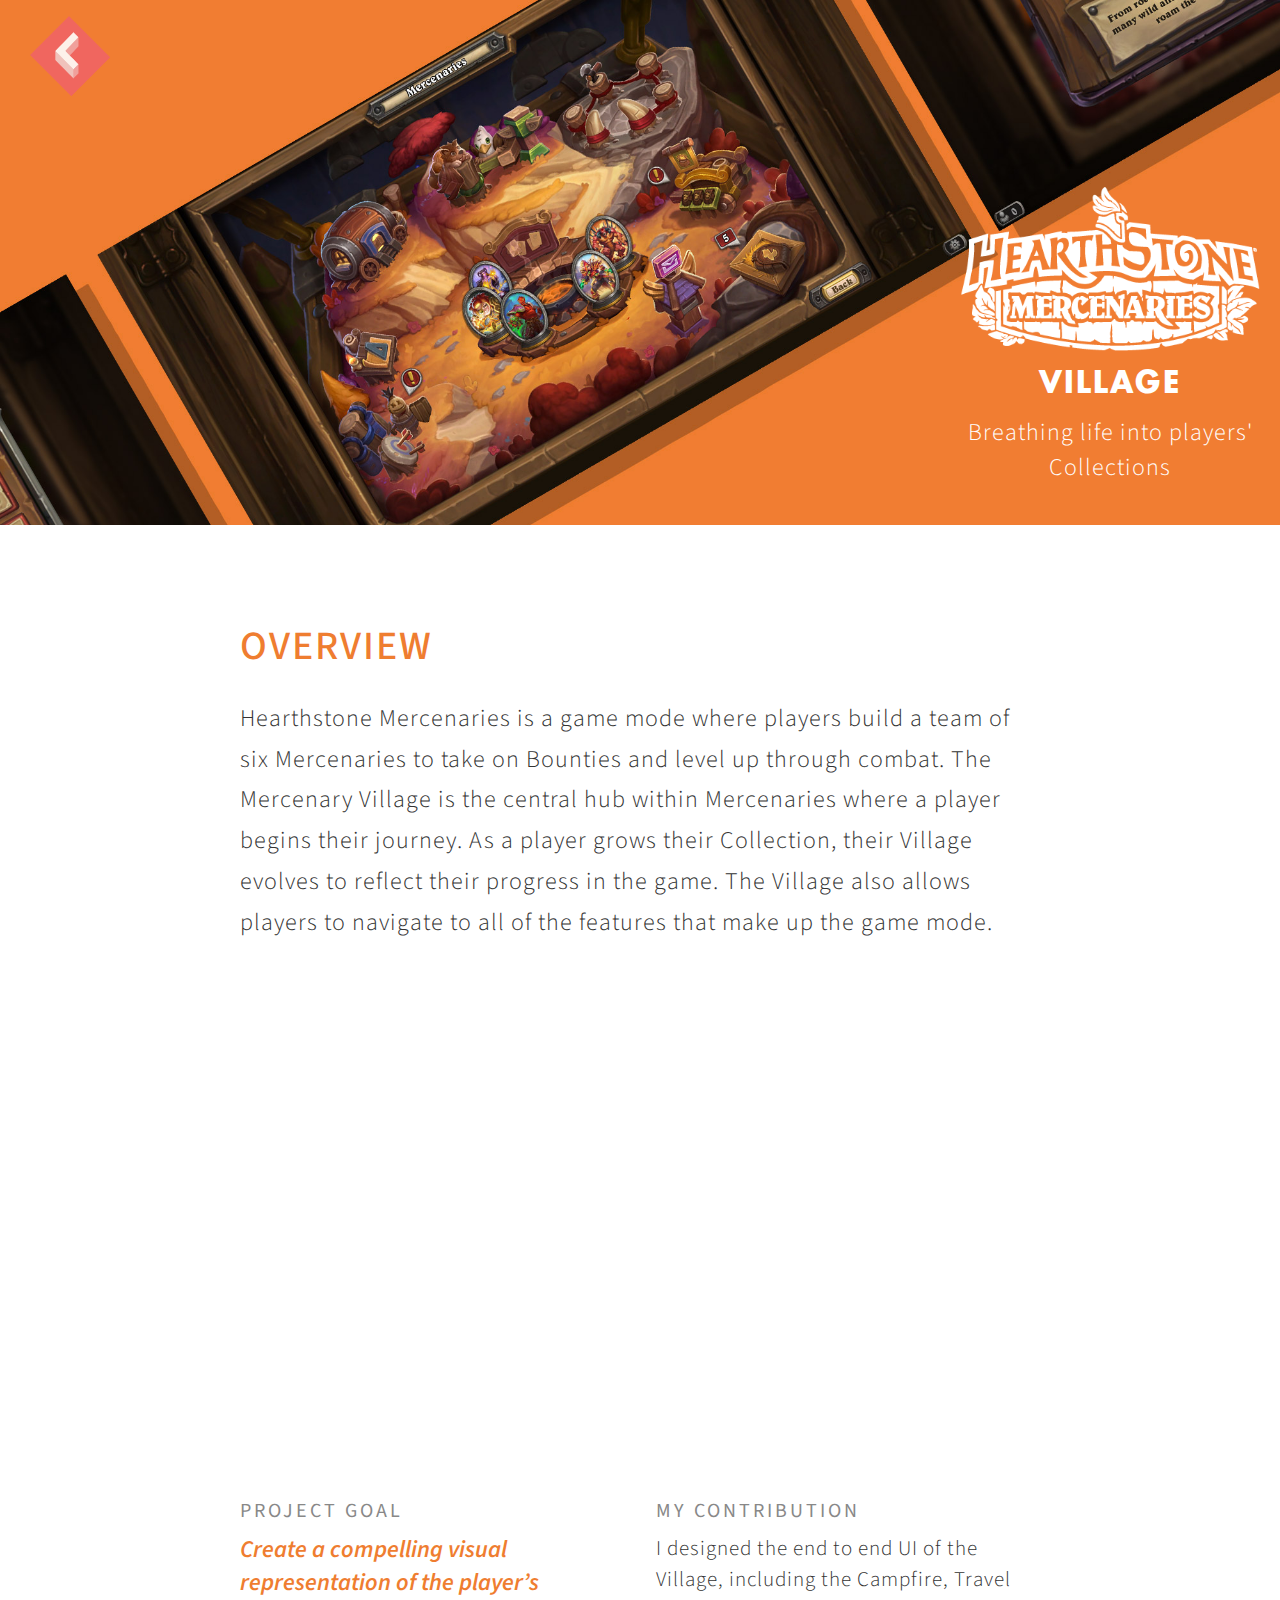
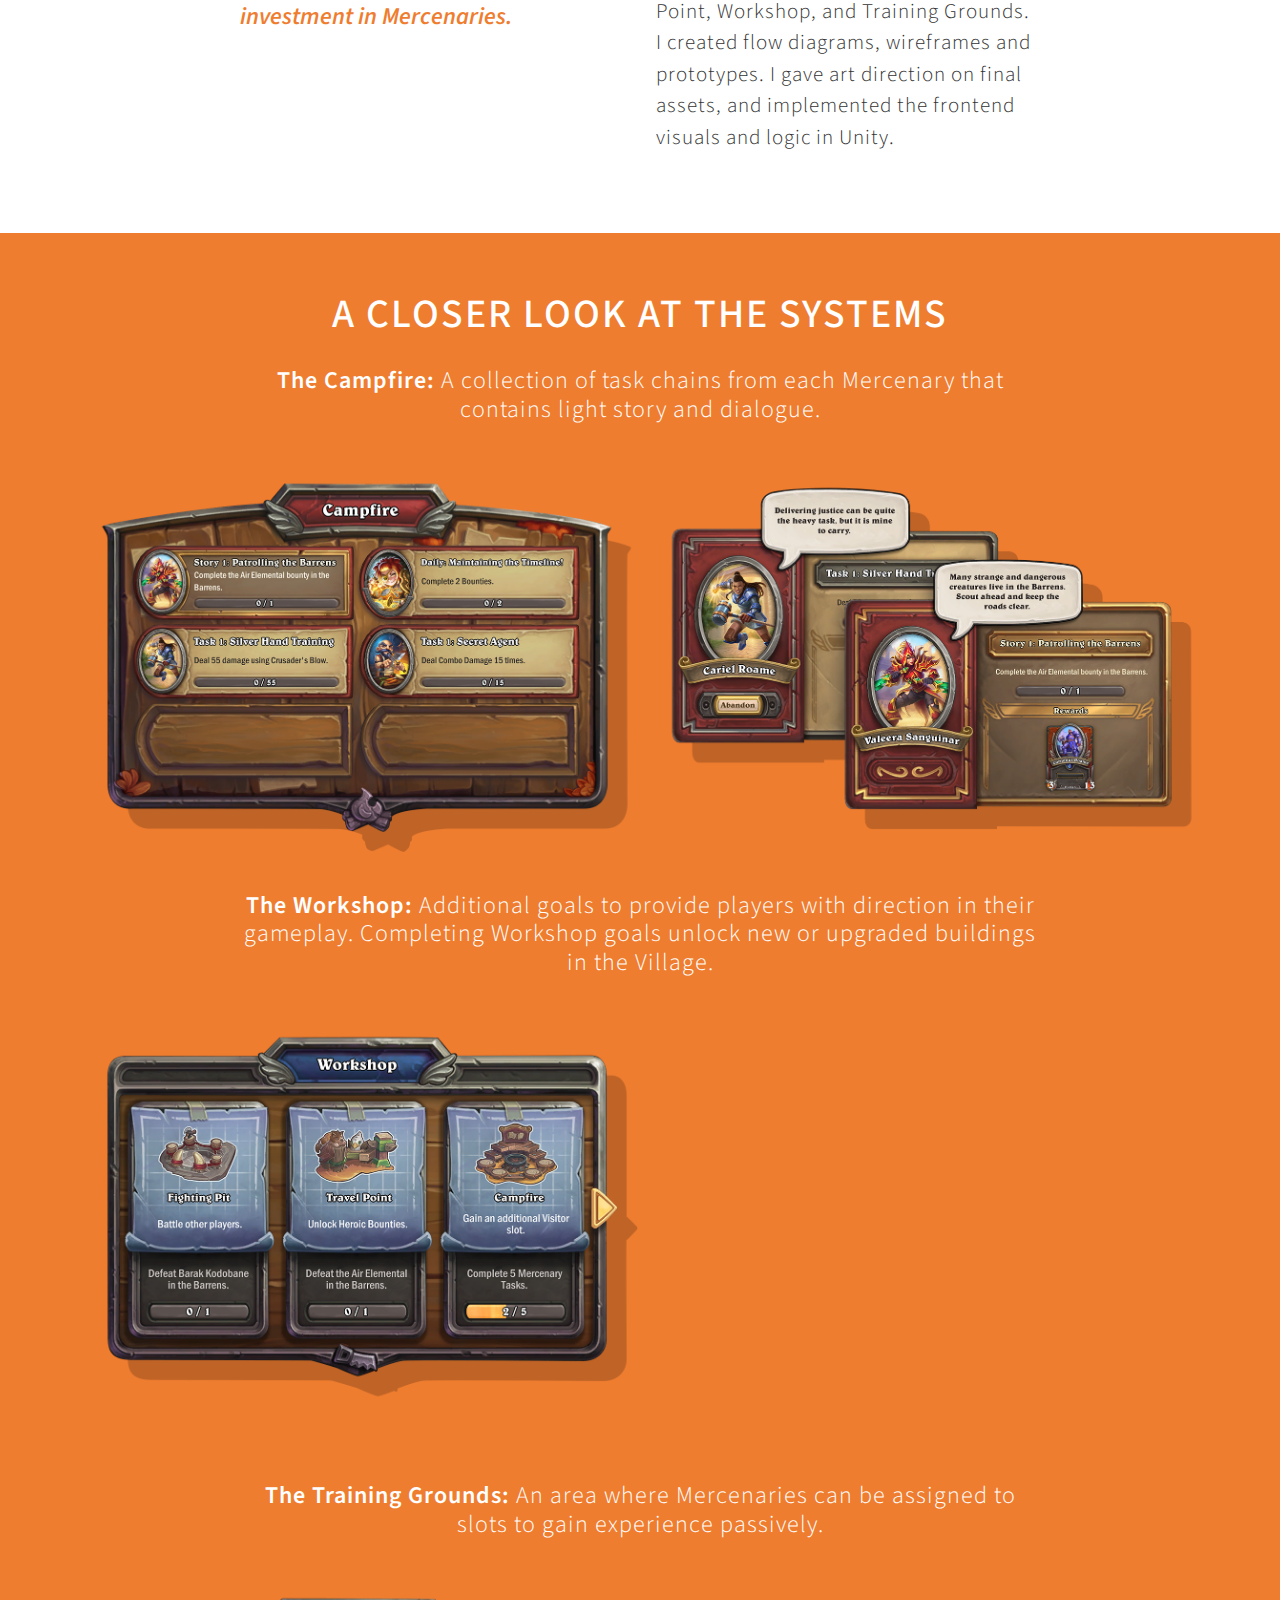
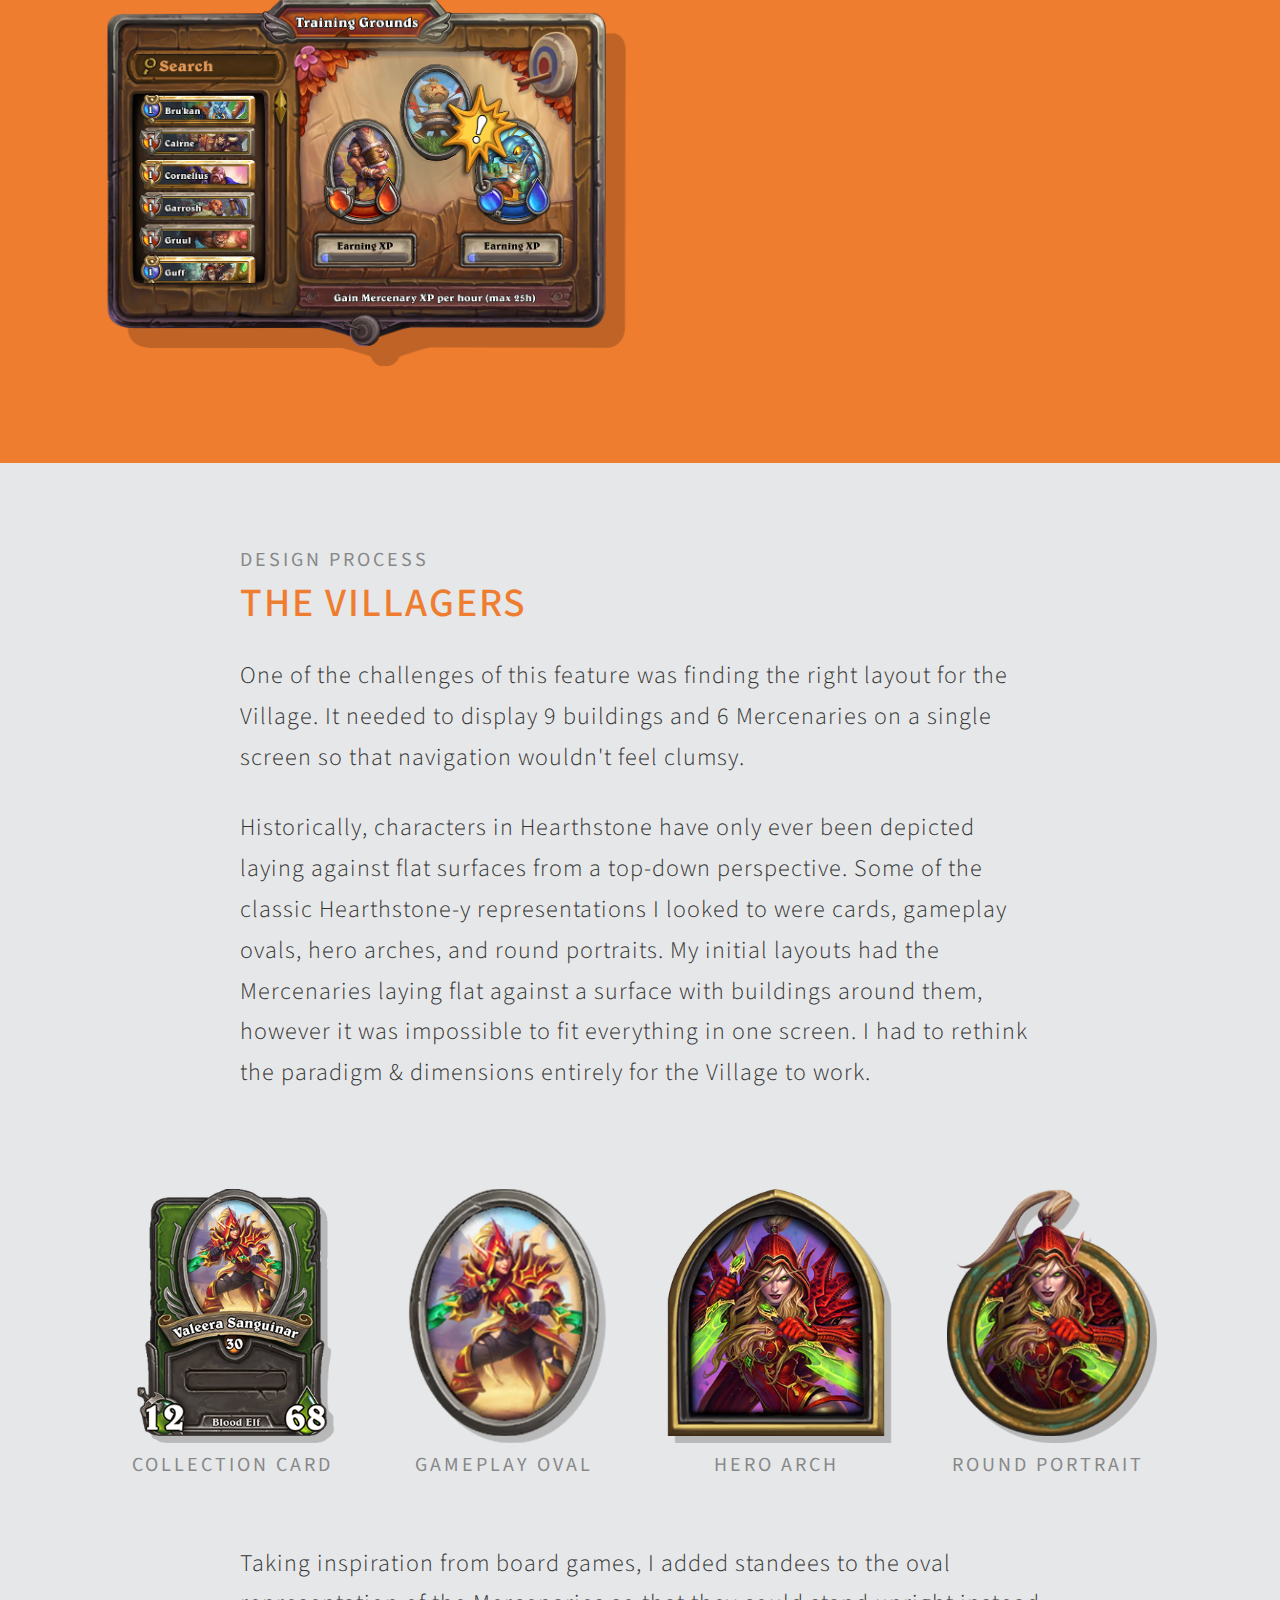
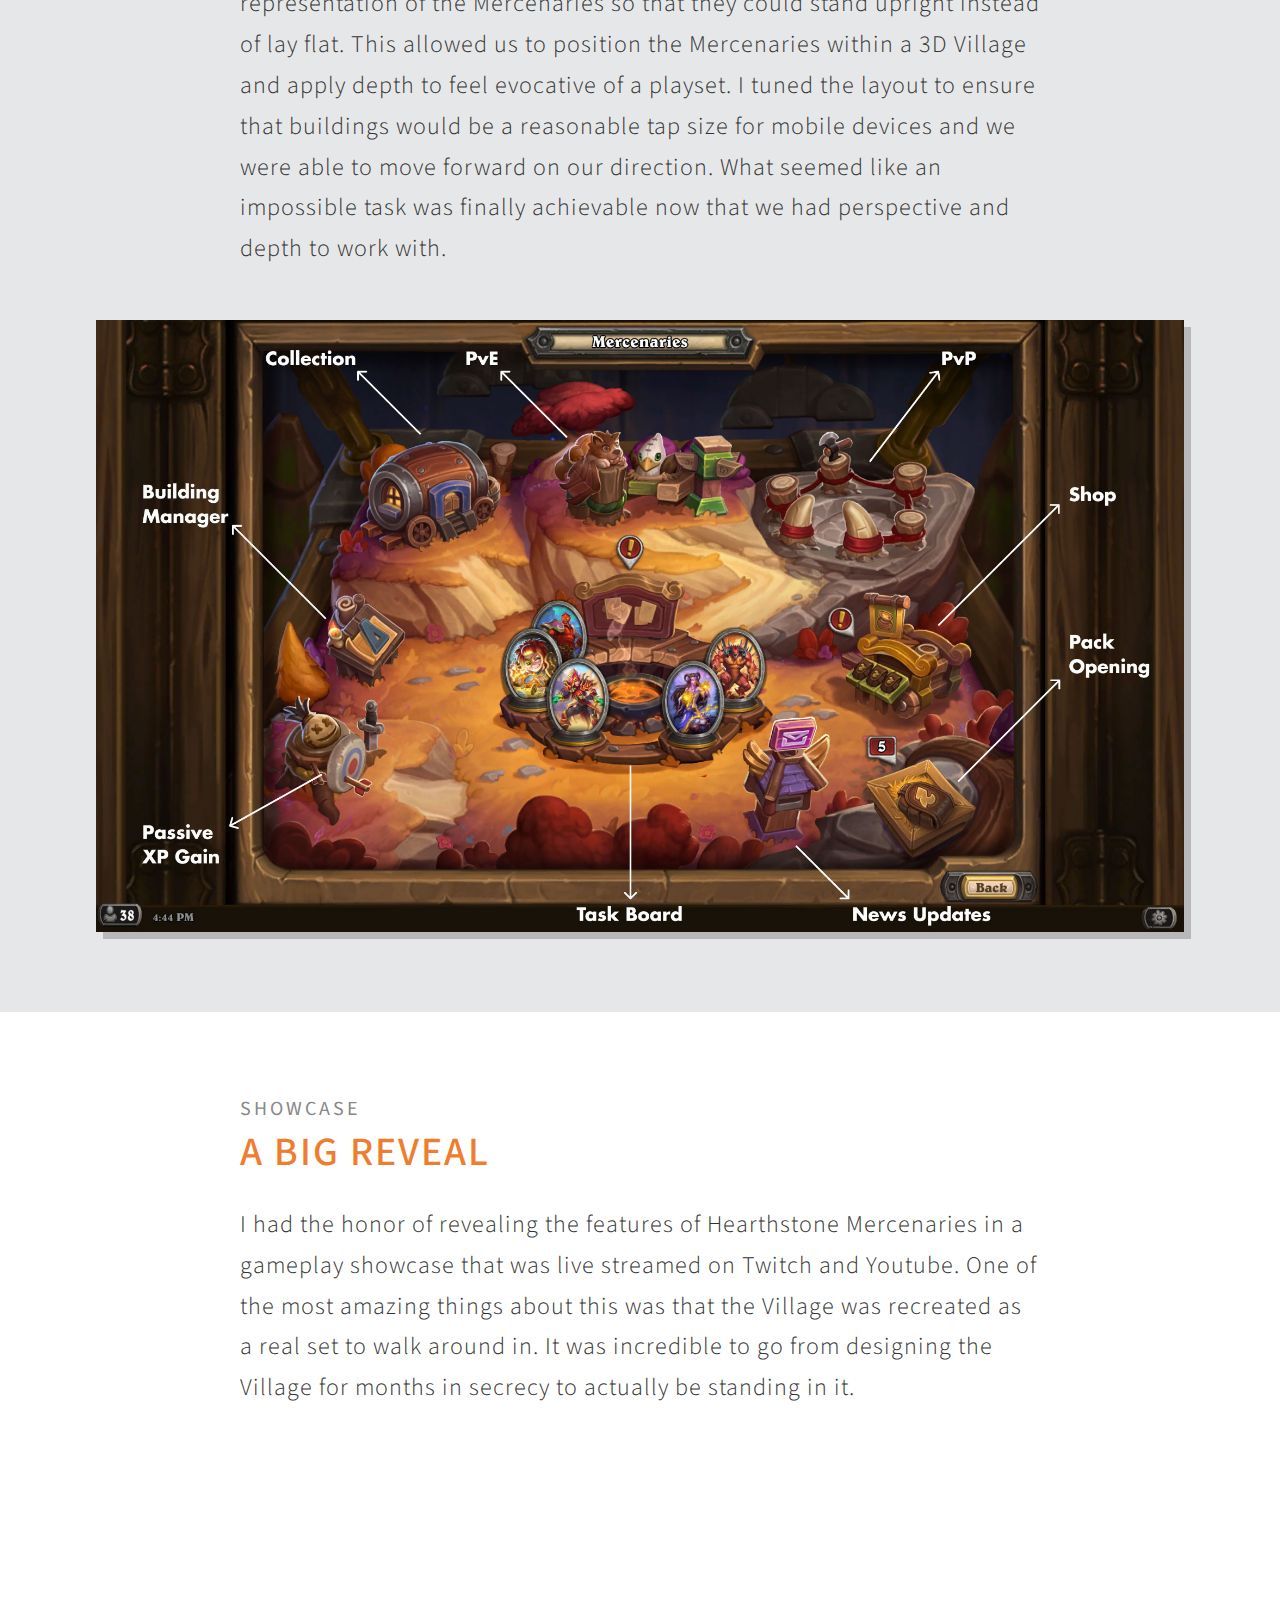
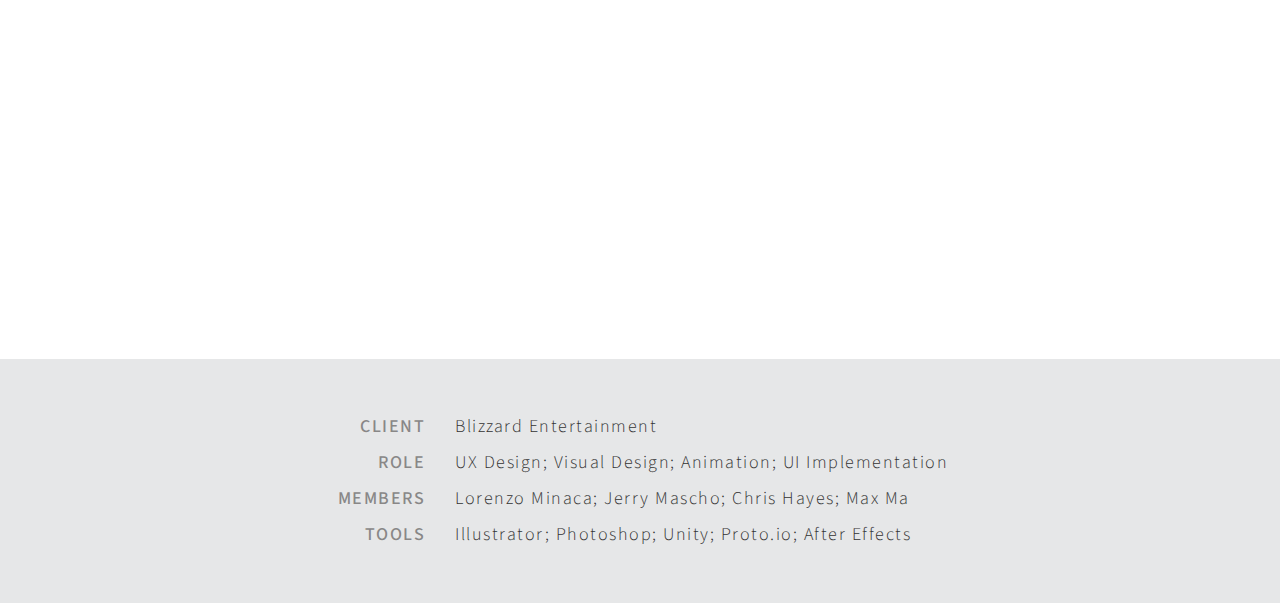
<file: village.html>
<!DOCTYPE html>
<html>

	<head>
		<title>Hasiba | Hearthstone Mercenaries Village</title>
		<meta http-equiv="Content-Type" content="text/html; charset=UTF-8" />
		<meta name="viewport" content="width=device-width, initial-scale=1">
		<link rel="shortcut icon" href="favicon.ico" type="image/x-icon" />
		<link href='https://fonts.googleapis.com/css?family=Source+Sans+Pro:400,200,200italic,300,300italic,400italic,600,600italic,700,700italic,900,900italic' rel='stylesheet' type='text/css'>
		<link rel="stylesheet" type="text/css" href="css/fonts.css" />	
		<link rel="stylesheet" type="text/css" href="css/shared.css" />	
		<link rel="stylesheet" type="text/css" href="css/projects.css" />	
		<script src="js/jquery-1.9.0.js"></script>		
		<script src="js/html5shiv.js"></script>
		<script src="js/scripts.js"></script>
	</head>
	
	<body id="village">
		<div class="loader">
			<div class="sk-spinner sk-spinner-rotating-plane"></div>
		</div>
		<a class="absTop" name="top"></a>
		<nav>
			<a href="/" class="back"></a>
		</nav>
		<section class="header">
			<img class="headerBG" src="images/hsm/header.jpg" alt="Hearthstone Mercenaries Village" />
			<div class="logoBox center">
				<img src="images/hsm/logo.png" alt="Hearthstone Mercenaries" />
				<h2>Village</h2>
				<p>Breathing life into players' Collections</p>
			</div>

		</section>
		
		<section>
			<div class="container text">
				<h1>Overview</h1>
				<p>Hearthstone Mercenaries is a game mode where players build a team of six Mercenaries to take on Bounties and level up through combat. The Mercenary Village is the central hub within Mercenaries where a player begins their journey. As a player grows their Collection, their Village evolves to reflect their progress in the game. The Village also allows players to navigate to all of the features that make up the game mode.</p>
				<div class="video">
					<iframe src="https://player.vimeo.com/video/754563334?byline=0&autoplay=1&loop=1&portrait=0&muted=1&background=1&autopause=false" width="1000" height="562" frameborder="0" webkitallowfullscreen mozallowfullscreen allowfullscreen allow="autoplay"></iframe>
				</div>

				<div class="flex-row">
					<div class="col2">
						<h5>PROJECT GOAL</h5>
						<div class="emph">Create a compelling visual representation of the player’s investment in Mercenaries.</div>
					</div>
					<div class="col2">
						<h5>MY CONTRIBUTION</h5>
						<p class="textSmol">I designed the end to end UI of the Village, including the Campfire, Travel Point, Workshop, and Training Grounds. I created flow diagrams, wireframes and prototypes. I gave art direction on final assets, and implemented the frontend visuals and logic in Unity.</p>
					</div>
				</div>
			</div>
		</section>
		
		<section class="colorBG">
			<div class="container text clearBot">
				<h1 class="center">A Closer Look at the Systems</h1>
				<p class="center"><strong>The Campfire:</strong></The> A collection of task chains from each Mercenary that contains light story and dialogue.</p>
			</div>
			<div class="partialContainer clearBot">
				<img class="left col2 shadow" src="images/hsm/screen1.png" alt="UI of the Campfire (aka Task Board)" />
				<img class="right col2 shadow" src="images/hsm/screen2.png" alt="UI of a specific Mercenary's task" />
				<div class="clear"></div>
			</div>
			
			<div class="container text topSpace clearBot">
				<p class="center"><strong>The Workshop:</strong> Additional goals to provide players with direction in their gameplay. Completing Workshop goals unlock new or upgraded buildings in the Village.</p>
			</div>


			<div class="partialContainer clearBot">
				<img class="left col2 shadow" src="images/hsm/screen3.png" alt="UI of the Workshop, where players can build new buildings" />
				<div class="right col2 shadow"> 
					<div class="video">
						<iframe src="https://player.vimeo.com/video/755982275?byline=0&autoplay=1&loop=1&portrait=0&muted=1&background=1&autopause=false&controls=false" width="1000" height="562" frameborder="0" webkitallowfullscreen mozallowfullscreen allowfullscreen allow="autoplay"></iframe>
						<script src="https://player.vimeo.com/api/player.js"></script>
					</div>
				</div>
				<div class="clear"></div>
			</div>
			
			<div class="container text topSpace clearBot">
				<p class="center"><strong>The Training Grounds:</strong> An area where Mercenaries can be assigned to slots to gain experience passively.</p>
			</div>


			<div class="partialContainer">
				<img class="left col2 shadow" src="images/hsm/screen4.png" alt="UI of the Workshop, where players can build new buildings" />
				<div class="right col2 shadow"> 
					<div class="video">
						<iframe src="https://player.vimeo.com/video/755986752?byline=0&autoplay=1&loop=1&portrait=0&muted=1&background=1&autopause=false&controls=false" width="1000" height="562" frameborder="0" webkitallowfullscreen mozallowfullscreen allowfullscreen allow="autoplay"></iframe>
						<script src="https://player.vimeo.com/api/player.js"></script>
					</div>
				</div>
				<div class="clear"></div>
			</div>

		</section>
		
		<section class="lightBG noTitle micro">
			<div class="container text">
				<h5>Design Process</h5>
				<h1 class="flushTop">The Villagers</h1>
				<p>One of the challenges of this feature was finding the right layout for the Village. It needed to display 9 buildings and 6 Mercenaries on a single screen so that navigation wouldn't feel clumsy.</p>

				<p>Historically, characters in Hearthstone have only ever been depicted laying against flat surfaces from a top-down perspective. Some of the classic Hearthstone-y representations I looked to were cards, gameplay ovals, hero arches, and round portraits. My initial layouts had the Mercenaries laying flat against a surface with buildings around them, however it was impossible to fit everything in one screen. I had to rethink the paradigm & dimensions entirely for the Village to work. </p>
			</div>
			<div class="partialContainer clearBot">
				<div class="diagram">
					<div class="col4 left">
						<img class="shadow" src="images/hsm/hsm-diagram-1.png" alt="Pinch to zoom" />
						<h5 class="center">Collection Card</h5>
					</div>	
					<div class="col4 left">
						<img class="shadow" src="images/hsm/hsm-diagram-2.png" alt="Track direction" />
						<h5 class="center">Gameplay Oval</h5>
					</div>	
					<div class="col4 left">
						<img class="shadow" src="images/hsm/hsm-diagram-3.png" alt="Drag to scroll" />
						<h5 class="center">Hero Arch</h5>
					</div>	
					<div class="col4 left">
						<img class="shadow" src="images/hsm/hsm-diagram-4.png" alt="Drag to scroll" />
						<h5 class="center">Round Portrait</h5>
					</div>	
					<div class="clear"></div>
				</div>
			</div>	
			
			<div class="container text clearBot">
				<p>Taking inspiration from board games, I added standees to the oval representation of the Mercenaries so that they could stand upright instead of lay flat. This allowed us to position the Mercenaries within a 3D Village and apply depth to feel evocative of a playset. I tuned the layout to ensure that buildings would be a reasonable tap size for mobile devices and we were able to move forward on our direction. What seemed like an impossible task was finally achievable now that we had perspective and depth to work with.</p>
			</div>

			<div class="partialContainer diagram">
				<img class="shadow" src="images/hsm/screen5.jpg" alt="The Mercenary Village links out to various other features in the game mode" />
			</div>

		</section>
		
		<section class="noTitle">
			<div class="container text clearBot">
				<h5>Showcase</h5>
				<h1 class="flushTop">A Big Reveal</h1>
				<p>I had the honor of revealing the features of Hearthstone Mercenaries in a gameplay showcase that was live streamed on Twitch and Youtube. One of the most amazing things about this was that the Village was recreated as a real set to walk around in. It was incredible to go from designing the Village for months in secrecy to actually be standing in it. </p>

				<div class="video">			
					<iframe id="ytplayer" title="Hearthstone Mercenaries Gameplay Showcase on Youtube"  type="text/html" width="720" height="405" src="https://www.youtube.com/embed/e7R0w-ie2P0?autoplay=1&color=white&mute=1&t=487s" frameborder="0" allowfullscreen></iframe>
				</div>
			</section>
			
		</section>
		
		<section class="lightBG">
			<div class="credits">
				<h4>Client</h4> 
				<p>Blizzard Entertainment</p>
				<div class="clear"></div>
				
				<h4>Role</h4> 
				<p>UX Design; Visual Design; Animation; UI Implementation</p>
				<div class="clear"></div>
				
				<h4>Members</h4> 
				<p>Lorenzo Minaca; Jerry Mascho; Chris Hayes; Max Ma</p>
				<div class="clear"></div>
				
				<h4>Tools</h4> 
				<p>Illustrator; Photoshop; Unity; Proto.io; After Effects</p>
				<div class="clear"></div>
			</div>
		</section>
		
		<a href="#top"><div class="backToTop"></div></a>
		<script type="text/javascript">
			var sc_project=10814347; 
			var sc_invisible=1; 
			var sc_security="bac7a750"; 
			var scJsHost = (("https:" == document.location.protocol) ?
			"https://secure." : "http://www.");
			document.write("<sc"+"ript type='text/javascript' src='" +
			scJsHost+
			"statcounter.com/counter/counter.js'></"+"script>");
		</script>
		<noscript><div class="statcounter"><a title="shopify visitor
		statistics" href="http://statcounter.com/shopify/"
		target="_blank"><img class="statcounter"
		src="http://c.statcounter.com/10814347/0/bac7a750/1/"
		alt="shopify visitor statistics"></a></div></noscript>
		
	</body>

</html>
</file>
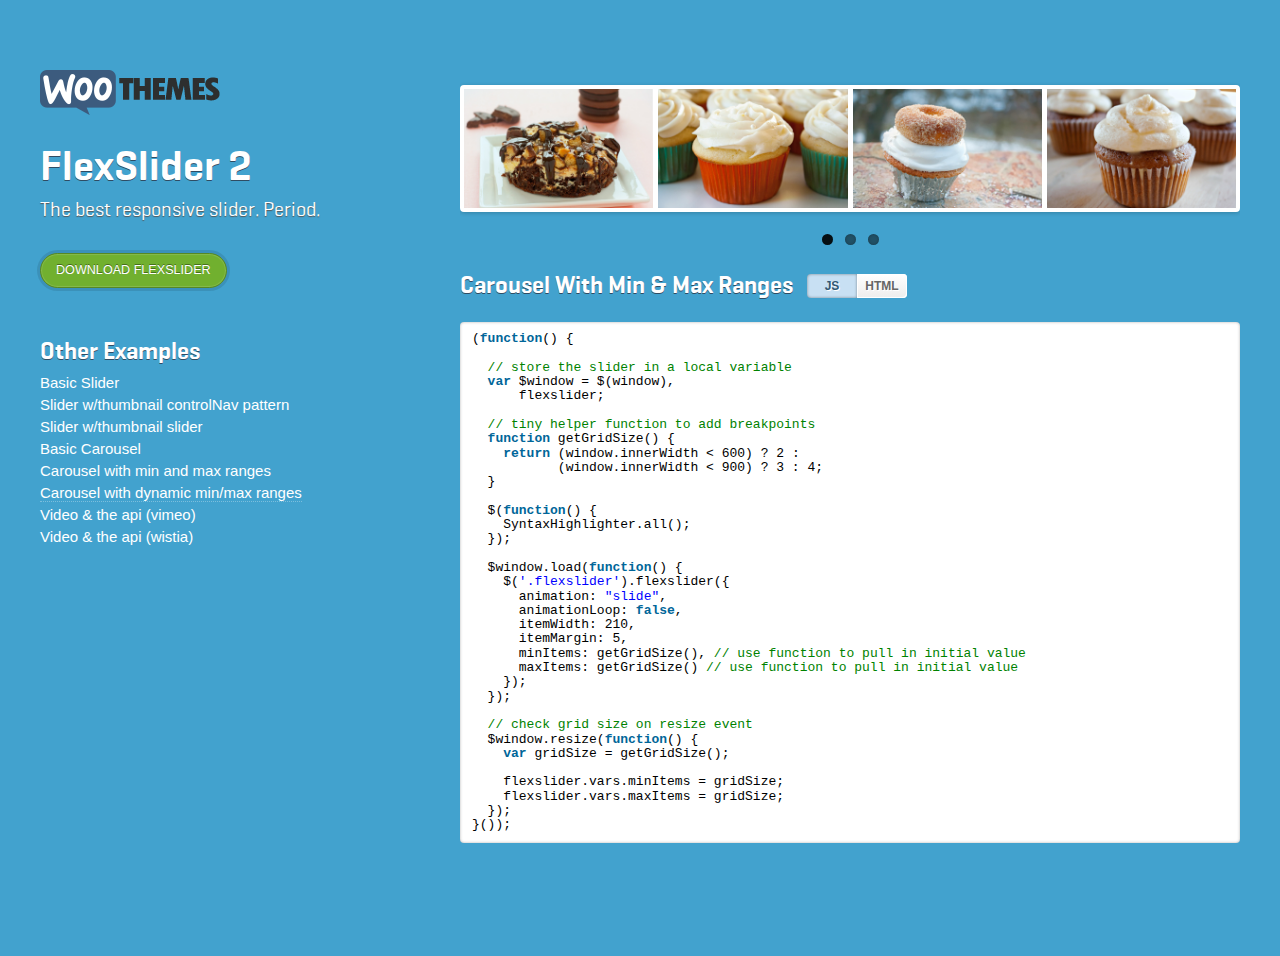
<file: js/FlexSlider/demo/dynamic-carousel-min-max.html>
<!DOCTYPE html>
<html class="no-js" lang="en">
<head>
	<meta content="charset=utf-8">
	<title>FlexSlider 2</title>
	<meta name="viewport" content="width=device-width; initial-scale=1.0; maximum-scale=1.0; user-scalable=0;">

  <!-- Demo CSS -->
	<link rel="stylesheet" href="css/demo.css" type="text/css" media="screen" />
	<link rel="stylesheet" href="../flexslider.css" type="text/css" media="screen" />

	<!-- Modernizr -->
  <script src="js/modernizr.js"></script>

</head>
<body class="loading">

  <div id="container" class="cf">
    <header role="navigation">
      <a class="logo" href="http://www.woothemes.com" title="WooThemes">
        <img src="images/logo.png" alt="WooThemes" />
	  </a>
      <h1>FlexSlider 2</h1>
      <h2>The best responsive slider. Period.</h2>
      <a class="button green" href="https://github.com/woothemes/FlexSlider/zipball/master">Download Flexslider</a>
      <h3 class="header-nav">Other Examples</h3>
      <nav>
        <ul>
          <li><a href="demo">Basic Slider</a></li>
          <li><a href="thumbnail-controlnav.html">Slider w/thumbnail controlNav pattern</a></li>
          <li><a href="thumbnail-slider.html">Slider w/thumbnail slider</a></li>
          <li><a href="basic-carousel.html">Basic Carousel</a></li>
          <li><a href="carousel-min-max.html">Carousel with min and max ranges</a></li>
          <li class="active"><a href="dynamic-carousel-min-max.html">Carousel with dynamic min/max ranges</a></li>
          <li><a href="video.html">Video & the api (vimeo)</a></li>
          <li><a href="video-wistia.html">Video & the api (wistia)</a></li>
        </ul>
      </nav>
    </header>

	<div id="main" role="main">
      <section class="slider">
        <div class="flexslider carousel">
          <ul class="slides">
            <li>
  	    	    <img src="images/kitchen_adventurer_cheesecake_brownie.jpg" />
  	    		</li>
  	    		<li>
  	    	    <img src="images/kitchen_adventurer_lemon.jpg" />
  	    		</li>
  	    		<li>
  	    	    <img src="images/kitchen_adventurer_donut.jpg" />
  	    		</li>
  	    		<li>
  	    	    <img src="images/kitchen_adventurer_caramel.jpg" />
  	    		</li>
            <li>
              <img src="images/kitchen_adventurer_cheesecake_brownie.jpg" />
            </li>
            <li>
              <img src="images/kitchen_adventurer_lemon.jpg" />
            </li>
            <li>
              <img src="images/kitchen_adventurer_donut.jpg" />
            </li>
            <li>
              <img src="images/kitchen_adventurer_caramel.jpg" />
            </li>
            <li>
              <img src="images/kitchen_adventurer_cheesecake_brownie.jpg" />
            </li>
            <li>
              <img src="images/kitchen_adventurer_lemon.jpg" />
            </li>
            <li>
              <img src="images/kitchen_adventurer_donut.jpg" />
            </li>
            <li>
              <img src="images/kitchen_adventurer_caramel.jpg" />
            </li>
          </ul>
        </div>
      </section>
      <aside>
        <div class="cf">
          <h3>Carousel With Min &amp; Max Ranges</h3>
          <ul class="toggle cf">
            <li class="js"><a href="#view-js">JS</a></li>
            <li class="html"><a href="#view-html">HTML</a></li>
          </ul>
        </div>
        <div id="view-js" class="code">
          <pre class="brush: js; toolbar: false; gutter: false;">
            (function() {

              // store the slider in a local variable
              var $window = $(window),
                  flexslider;

              // tiny helper function to add breakpoints
              function getGridSize() {
                return (window.innerWidth < 600) ? 2 :
                       (window.innerWidth < 900) ? 3 : 4;
              }

              $(function() {
                SyntaxHighlighter.all();
              });

              $window.load(function() {
                $('.flexslider').flexslider({
                  animation: "slide",
                  animationLoop: false,
                  itemWidth: 210,
                  itemMargin: 5,
                  minItems: getGridSize(), // use function to pull in initial value
                  maxItems: getGridSize() // use function to pull in initial value
                });
              });

              // check grid size on resize event
              $window.resize(function() {
                var gridSize = getGridSize();

                flexslider.vars.minItems = gridSize;
                flexslider.vars.maxItems = gridSize;
              });
            }());
          </pre>
        </div>
        <div id="view-html" class="code">
          <pre class="brush: xml; toolbar: false; gutter: false;">
            &lt;!-- Place somewhere in the &lt;body&gt; of your page -->
            &lt;div class="flexslider">
              &lt;ul class="slides">
                &lt;li>
                  &lt;img src="slide1.jpg" />
                &lt;/li>
                &lt;li>
                  &lt;img src="slide2.jpg" />
                &lt;/li>
                &lt;li>
                  &lt;img src="slide3.jpg" />
                &lt;/li>
                &lt;li>
                  &lt;img src="slide4.jpg" />
                &lt;/li>
                &lt;!-- items mirrored twice, total of 12 -->
              &lt;/ul>
            &lt;/div>
          </pre>
        </div>
      </aside>
    </div>

  </div>

  <!-- jQuery -->
  <script src="http://ajax.googleapis.com/ajax/libs/jquery/1.7/jquery.min.js"></script>
  <script>window.jQuery || document.write('<script src="js/libs/jquery-1.7.min.js">\x3C/script>')</script>

  <!-- FlexSlider -->
  <script defer src="../jquery.flexslider.js"></script>

  <script type="text/javascript">

    (function() {

      // store the slider in a local variable
      var $window = $(window),
          flexslider;

      // tiny helper function to add breakpoints
      function getGridSize() {
        return (window.innerWidth < 600) ? 2 :
               (window.innerWidth < 900) ? 3 : 4;
      }

      $(function() {
        SyntaxHighlighter.all();
      });

      $window.load(function() {
        $('.flexslider').flexslider({
          animation: "slide",
          animationSpeed: 400,
          animationLoop: false,
          itemWidth: 210,
          itemMargin: 5,
          minItems: getGridSize(), // use function to pull in initial value
          maxItems: getGridSize(), // use function to pull in initial value
          start: function(slider){
            $('body').removeClass('loading');
            flexslider = slider;
          }
        });
      });

      // check grid size on resize event
      $window.resize(function() {
        var gridSize = getGridSize();

        flexslider.vars.minItems = gridSize;
        flexslider.vars.maxItems = gridSize;
      });
    }());

  </script>


  <!-- Syntax Highlighter -->
  <script type="text/javascript" src="js/shCore.js"></script>
  <script type="text/javascript" src="js/shBrushXml.js"></script>
  <script type="text/javascript" src="js/shBrushJScript.js"></script>

  <!-- Optional FlexSlider Additions -->
  <script src="js/jquery.easing.js"></script>
  <script src="js/jquery.mousewheel.js"></script>
  <script defer src="js/demo.js"></script>

</body>
</html>
</file>
<file: css/shared.css>
hr {
    border: none;
    background-image: url('../images/hr.png');
    width: 100%;
    height: 61px;
    background-position: center;
    max-width: 1000px;
    max-height: 34px;
    margin: 50px 0;
}



/****************************************
Back To Top
*****************************************/

.backToTop {
	position:fixed;
	z-index:30;
	bottom:20px;
	right:40px;
	width:40px;
	height:40px;
	background-image:url('../images/icon_top.png');
	background-repeat:no-repeat;
	background-size:100% 100%;
	display:none;
}

a .backToTop {
	opacity:0.7;
}
a:hover .backToTop {
	opacity:1;

}	
@media only screen and (max-width: 1000px) {
	.backToTop {
		right:20px;
	}
}





/****************************************
Loader
Using animation from http://pathgather.github.io/ 
*****************************************/

.sk-spinner-rotating-plane.sk-spinner {
  width: 30px;
  height: 30px;
  background-color: #FFF;
  position:fixed;
  top:50%;
  margin-top:-15px;
  left:50%;
  margin-left:-15px;
  margin: 0 auto;
  -webkit-animation: sk-rotatePlane 1.2s infinite ease-in-out;
          animation: sk-rotatePlane 1.2s infinite ease-in-out; }

@-webkit-keyframes sk-rotatePlane {
  0% {
    -webkit-transform: perspective(120px) rotateX(0deg) rotateY(0deg);
            transform: perspective(120px) rotateX(0deg) rotateY(0deg); }

  50% {
    -webkit-transform: perspective(120px) rotateX(-180.1deg) rotateY(0deg);
            transform: perspective(120px) rotateX(-180.1deg) rotateY(0deg); }

  100% {
    -webkit-transform: perspective(120px) rotateX(-180deg) rotateY(-179.9deg);
            transform: perspective(120px) rotateX(-180deg) rotateY(-179.9deg); } }

@keyframes sk-rotatePlane {
  0% {
    -webkit-transform: perspective(120px) rotateX(0deg) rotateY(0deg);
            transform: perspective(120px) rotateX(0deg) rotateY(0deg); }

  50% {
    -webkit-transform: perspective(120px) rotateX(-180.1deg) rotateY(0deg);
            transform: perspective(120px) rotateX(-180.1deg) rotateY(0deg); }

  100% {
    -webkit-transform: perspective(120px) rotateX(-180deg) rotateY(-179.9deg);
            transform: perspective(120px) rotateX(-180deg) rotateY(-179.9deg); } }

.loader {
	width:100%;
	height:100%;
	position:fixed;
	z-index:1000;
	background-color:#f06465;
}
</file>
<file: css/style.css>
/*************************************************
				SITE-WIDE STYLES
*************************************************/

html, body {
	/* Clear margins & padding */
	margin:0;
	padding:0;
	
	/* Allow elements to size to 100% height of browser */
	height:100%;
	
	font-family:'Source Sans Pro', Tahoma, Arial, sans-serif;
	color:#333;
	font-size:23px;
	font-weight:300;
	
}

body {
	/* overflow:hidden; */
	background-image:url('../images/bg.png');
	background-position: center top; 	
	background-repeat:no-repeat;
	background-color:#fef7f7;
	background-size: 1800px;
}

header, hgroup, nav, menu, section, article, aside, footer {
	display: block;
}


h1, h2 {
	color:#999;
	text-transform:uppercase;
	line-height:100%;
	margin:0;
	padding:0;
	text-align:center;
}


h1 {
	font-size:37px;
	font-weight:600;
	color:#f05757; /* pink */
	line-height:100%;
	letter-spacing:3px;
}

h2 {
	color:#fff;
	font-weight:normal;
	/* font-weight:700; */
}

strong {
	font-weight:600;
}


img {
	width:100%;
}

.left {
	float:left;
}

.right {
	float:right;
}

.clear {
	clear:both;
}


.sideImage {
	float:left;
	width:43%;
	margin-top:-35px;
}

.rightText {
	margin-left:45%;
	margin-top:-30px;
}

.center {
	text-align:center;
}

.clear {
	clear:both;
}


.absTop {
	position:absolute;
	top:0;
}


.link {
	text-transform:uppercase;
	font-family:'Raleway-Medium', Tahoma, Arial, sans-serif;
	font-weight:normal;
	display:inline-block;
	border:1px solid #bbb;
	margin:0 auto;
	padding:15px 20px;
	text-align:center;
}



.contents span {
	display:block;
	margin:1em 0;
}

a, a:active, a:visited {
	text-decoration:underline;
	color:#f06465;
	font-weight:bold;
	-webkit-transition:color 0.3s;
	-moz-transition:color 0.3s;
	transition:color 0.3s;
}

a:hover {
	color:#d3424a;
}


section {
	position:relative;
	box-sizing:border-box;
}



.contents {
	margin:0 auto;
	width:55%;
	padding:1px;
}

.whiteCover {
	background-color:#f00;
	opacity:1;
	width:100%;
	position:absolute;
	top:0;
	height:100%;
}



/*************************************************
				INTRO-SPECIFIC STYLES
*************************************************/

#intro {
	width:100%;
	height:770px;
	top:0;
	left:0;
}

#introContents {
	margin-top:520px;
	min-width:300px; 
	margin-left:-150px;
	left:50%;
	position:absolute;
	opacity:1;
}

#introContents img.title {
	width:50%;
	position:relative;
	left:25%
}


#introContents h2.title {
	font-weight:400;
	font-size:18px;
	color:#a0a0a0; /* lightgray */
	letter-spacing:3px;
	margin-top:7px;
}





/*************************************************
			THUMBS-SPECIFIC STYLES
*************************************************/



.workThumbs {
	padding-top:70px;
}

.workThumbs h1 {
	margin-bottom:40px;
}

.works {
	width:100%;
	padding: 0 2% 50px 2%;
	box-sizing:border-box;
}

.works .col {
 	width:32.6%;
	float:left;
	margin-left:1%;
	box-sizing:border-box;
}

.works .col:first-child {
	margin-left:0%;
}

/* Sweep To Top */
.hvr-sweep-to-top  .caption {
	display: inline-block;
	vertical-align: middle;
	
	-webkit-transform: translateZ(0);
	transform: translateZ(0);
	
	box-shadow: 0 0 1px rgba(0, 0, 0, 0);
	-webkit-backface-visibility: visible;
	backface-visibility: visible;
	
	-moz-osx-font-smoothing: grayscale;
	position: relative;
	
	-webkit-transition-property: color;
	transition-property: color;
	
	-webkit-transition-duration: 0.3s;
	transition-duration: 0.3s;
}


.works .col img {
	display:block;
}

.works a {
	color: #555;
	font-weight:400;
	-webkit-transition: color 0.3s;
	transition: color 0.3s;
	display:block;
	font-size:24px;
	text-transform:uppercase;
	text-align:left;
	text-decoration:none;
	letter-spacing:1px;
	overflow:hidden;
}
.works .caption {
	padding:10px 0;
	width:100%;
	display:block;
}

.caption h3, .caption h4 {
	margin:0;
	padding:0;
	
	-webkit-transition: transform 0.3s;
	transition: transform 0.3s;
	
	-webkit-transform: translate(0px, 0px);
	transform: translate(0px, 0px);
}

.caption h3 {
	font-size: 19px;
	font-weight:600;
}

.caption h4 {
	font-size:16px;
	font-weight:400;

}

.hvr-sweep-to-top  img {
	opacity:1;
	transition:transform 0.3s, opacity 0.3s;
	
	-webkit-transform: scale3d(1,1,1);
	transform: scale3d(1,1,1);
	
	-webkit-backface-visibility: visible;
	backface-visibility: visible;
}

.hvr-sweep-to-top:hover  img {
	opacity:0.7;
	-webkit-transform: scale3d(1.05,1.05,1);
	transform: scale3d(1.05,1.05,1);
}

.hvr-sweep-to-top:hover  .caption h3, .hvr-sweep-to-top:hover  .caption h4 {
	-webkit-transform: translate(0px, 6px);
	transform: translate(0px, 6px);
	color:#333;
}





/*************************************************
				ABOUT-SPECIFIC STYLES
*************************************************/

#about {
	text-align:center;
	
}

#about .about1, #about .about2 {
	width:50%;
	float:left;
	height:340px;
	overflow:hidden;
	position:relative;
}

#about .about1 {	
	margin-left:0;
	background-color:#43a5aa;		
}

#about .about2 {
	background-color:#f06465;
}

#about .about3 {
	width:100%;
	height:340px;
	background-color:#405574;
	position:relative;
}

#about p {
	text-transform:uppercase;
	font-size:18px;
	color:#fff;
	letter-spacing:3px;
	font-weight:300;
}


#about .iconText img {
	height:60px;
	width:auto;
}


#about .about1 > p{
	position:absolute;
	right:80px;
	top:70px;
}

#about .about1 .iconText {
	position:absolute;
	right:110px;
	top:140px;
}

#about .about2 > p {
	position:absolute;
	left:90px;
	top:70px;
}

#about .about2 .iconText {
	position:absolute;
	left:80px;
	top:140px;
}

#about .about3 > p {
	position:absolute;
	top:60px;
	left:50%;
	margin-left:-115px;
}

#about .about3 .coli {
	position:absolute;
	top:130px;
	left:50%;
	margin-left:-332px;
}

#about .about3 .coli .iconText {
	width:190px;
}



.coli .iconText, .coli .plus {
	float:left;
	overflow:hidden;
}


#about .plus {
	margin:5px 5px 0 20px;
	font-size:40px;
	font-weight:100;
}




/*************************************************
				GALLERY-SPECIFIC STYLES
*************************************************/
.slider {
	 overflow:hidden; /* Delete me to show thumbs */ 
	background-image:url('../img/ipadFrameLong.png');
	background-repeat:no-repeat;
	background-size: contain;
	-webkit-background-size: contain;
	-moz-background-size:contain;
	-o-background-size: contain;
	/* Makes IE size correctly */
	filter: progid:DXImageTransform.Microsoft.AlphaImageLoader(src='../img/ipadFrameLong.png', sizingMethod='scale');
	-ms-filter: "progid:DXImageTransform.Microsoft.AlphaImageLoader(src='../img/ipadFrameLong.png', sizingMethod='scale')";
	max-width:1500px;
	padding-left:8%;
	padding-top:4%;
	margin-top:30px;
}

.slider ul {
	-webkit-padding-start: 0px;
	-webkit-margin-after: 0px;
	-webkit-margin-before: 0px;
}

.shortDevice {
	background-image:url('../img/ipadFrame.png');
	/* Makes IE size correctly */
	filter: progid:DXImageTransform.Microsoft.AlphaImageLoader(src='../img/ipadFrame.png', sizingMethod='scale');
	-ms-filter: "progid:DXImageTransform.Microsoft.AlphaImageLoader(src='../img/ipadFrame.png', sizingMethod='scale')";
}

.slider .img {
	width:100%;
}

.flexslider {
	border:none;
	overflow:hidden; 
	width:91.5%; 
	background:none;
	height:100%;
	-webkit-box-shadow:none;
	box-shadow:none;
}

.flex-viewport {
	border:3px solid #222;
	-webkit-border-radius: 7px;
    -moz-border-radius: 7px;
    border-radius: 7px;
}


.flex-control-nav  {
	position:relative;
	bottom:-0.2em;
}

.flexslider a  {
	color:rgba(0, 0, 0, 0.8);
}

.flexslider a:hover {
	color:rgba(0, 0, 0, 0.9);
}


.flex-control-paging li a {
	background-color:#bbb;
}

.flex-control-paging li a.flex-active {
	background-color:#666;
}

.flex-control-paging li a:hover {
	background-color:#fff;
}

.texBG .contents {
	width:65%;
}

@media only screen and (max-width: 600px) {
	.flex-control-nav  {
		bottom:0em;
	}
}

/*************************************************
			STORY GALLERY-SPECIFIC STYLES
*************************************************/

#about .flexslider {
	overflow:visible;
	box-shadow: none;
}

#about .flex-viewport {
	border: none;
}

#about .slider {
	overflow:visible; /* Delete me to show thumbs */ 
	background-image:none;
	filter: none;
	-ms-filter: none;
	margin-bottom:150px;
}
#about .flex-direction-nav li .flex-next {
	right: -75px;
}

#about .flex-direction-nav li .flex-prev {
	left: -75px;
}

#about .flex-direction-nav a  {
	opacity: 1;
	color:#ddd;
}

#about .flex-control-paging li a {
	background-color:#ddd;
}

#about .flex-control-paging li a.flex-active {
	background-color:#66f;
}

#about .flex-control-nav {
	margin-bottom:-20px;
}
@media only screen and (max-width: 740px) {
	.flex-direction-nav a:before {
		font-size:30px;
	}
	#about .flex-direction-nav li .flex-next {
		right: -30px;
	}

	#about .flex-direction-nav li .flex-prev {
		left: -30px;
	}
}


/*************************************************
				COPYRIGHT + BACK
*************************************************/

.copyright {
	background-color:#405574;
	color:#fff;
	margin-top:100px;
}

.copyright h1 {
	color:#fff;
}

.copyright a {
	color:#fff;
}

.copyright h2 {
	color:#999;
	margin:30px 0;
}

.copyright p {
	width:750px;
	margin:0 auto;
}

section.copyright  {
	padding:0;
	padding-top:70px;
	padding-bottom:20px;
}

.copyright .center {
	margin-top:30px;
}

.links {
	max-width:280px;
	min-width:100px;
	margin:0 auto;
	margin-top:20px;
}

.links a {
	display:block;
	float:left;
}

.links a img,
.links a:visited img, 
.links a:active img {
	opacity:1;
	-webkit-transform: translate3d(0,0,0);
	transform: translate3d(0,0,0);
	
	
	-webkit-transition:all 0.3s;
	-o-transition:all 0.3s;
	-moz-transition:all 0.3s;
	transition:all 0.3s;
	width:60px;
	margin-right:10px;
	margin-top:20px;
	
	-webkit-backface-visibility: visible;
	backface-visibility: visible;
}
.links .last a img {
	margin-right:0;
}

.links a:hover img {
	opacity:1;
	-webkit-transform: translate3d(0,-10%,0);
	transform: translate3d(0,-10%,0);
	
	-webkit-backface-visibility: visible;
	backface-visibility: visible;

}





/*************************************************
				NAV
*************************************************/

nav {
	text-transform:uppercase;
	box-sizing:border-box;
	position:fixed;
	z-index:20;

	left:0;
	padding-top:10px;
	

	background-color:#43a5aa;
	opacity:0.9;

	width:100%;
	min-height:50px;

}


nav div a, nav div a:active, nav div a:visited {	
	text-decoration:none;
	-webkit-transition: -webkit-transform 0.35s;
	transition: transform 0.35s;
	-webkit-transform: translate3d(0,0,0);
	transform: translate3d(0,-0,0);
}

nav div a:hover {	
	-webkit-transition: -webkit-transform 0.35s;
	transition: transform 0.35s;
	-webkit-transform: translate3d(0,10%,0);
	transform: translate3d(0,10%,0);
}

nav .right a , nav .right a:active, nav .right a:visited {
	position:relative;
	overflow:hidden;
	display:block;
	padding-bottom:6px;
	font-weight:600;
	letter-spacing:3px;
	font-size:18px;
	color:#fff;
}



nav .left {
	margin:0 30px;

}
nav .left a {
	position:absolute;
	width:80px;
	height:80px;
	background-image:url('../images/logo.png');
	background-size:100% 100%;
	background-repeat:no-repeat;
	display:none;
}


nav .right .left {
	margin-right:50px;
}

nav #menuDrawer {
	display:none;
}


@media only screen and (max-width: 990px) {
	
	nav #menuDrawer {
		display:block;
		width:36px;
		height:30px;
		background-image:url('../images/icon_burger.png');
		background-repeat:no-repeat;
		background-size:100% 100%;
		margin:0 30px;
		float:right;
	}
	
	nav .right {
		display:none;
		clear:both;
		float:none;
		text-align:center;
		padding-top:30px;
		padding-bottom:30px;
		box-sizing:border-box;
		opacity:1;
		background-color:#43a5aa;
	}
	
	nav .right .left {
		float:none;
		text-align:center;
		margin-bottom:10px;
		width:auto;
	}
}


/**
	Down button
**/

img.down {
	position:absolute;
	display:block;
	z-index:2;
	left:50%;
	margin-top:5vh;
	margin-left:-95px;
	margin-left:-15vh;
	width:30vh;	
	-webkit-animation: pulseDown 1.5s;
	animation: pulseDown 1.5s;
	-webkit-animation-iteration-count: infinite;
	animation-iteration-count: infinite;
	-webkit-animation-timing-function: ease-in-out;
	animation-timing-function: ease-in-out;
}

a.downLink {
	position:fixed;
	bottom:10vh;
	z-index:2;
	left:50%;
	margin-left:-95px;
	margin-left:-15vh;
	width:30vh;	
	height:20vh;
	display:block;
} 


/* Chrome, Safari, Opera */
@-webkit-keyframes pulseDown {
    0% {margin-top:1vh;opacity:0;}
    50% {margin-top: 6vh;opacity:1;}
    100% {margin-top:7vh;opacity:0;}
}

/* Standard syntax */
@keyframes pulseDown {
    0% {margin-top:1vh;opacity:0;}
    50% {margin-top: 6vh;opacity:1;}
    100% {margin-top:7vh;opacity:0;}
}




/*************************************************
				RESPONSIVE TABLET
*************************************************/

@media only screen and (max-width: 1300px) {
	
	.sideImage {
		float:none;
		width:60%;
		margin:0 20%;
	}
	
	.texBG .contents, .contents  {
		width:90%;
	}
	.rightText, #about h1 {
		margin-left:0;
	}
}

/*************************************************
				RESPONSIVE MOBILE
*************************************************/

@media only screen and (max-width: 800px) {
	
	/* About */
	
	#about .about1, #about .about2 {
		float:none;
		width:100%;
	}
	
	/* About 1 */
	
	#about .about1 > p {
		right: 50%;
		margin-right:-125px;
	}
	#about .about1 .iconText {
		right:50%;
		margin-right:-96px;
	}
	
	/* About 2 */
	
	#about .about2 > p {
		left:50%;
		margin-left:-110px;		
	}
	
	#about .about2 .iconText {
		left:50%;
		margin-left:-115px;
	}
	
	/* About 3 */
	
	#about .about3 {
		height:760px;
	}
	
	#about .about3 .coli {
		margin-left:-133px;
		margin-top:-10px;
	}
	
	#about .about3 > p {
		top:70px;
	}
	
	#about .about3 .coli .iconText {	
		float:none;
		width:auto;
		margin-top:30px;
	}
	
	#about .about3 .plus {
		float:none;
		margin:0;
	}
	
	.works {
		padding-bottom:0;
	}
	
	/* Works thumbnails */
	.works .col {
		width:95%;
		margin:0 auto;
		margin-bottom:20px;
		float:none;
	}
	
	.works .col, .works .col:first-child {
		margin: 0 auto;
		margin-bottom:20px;
	}
	
	.copyright {
		margin-top:70px;
	}
	
	.copyright p {
		width:95%;
		font-size:20px;
	}

}

@media only screen and (max-width: 600px) {

	body {
		font-size:20px;
		background-position:center -110px;
	}	
	#intro {
		height:500px;
	}
	
	#introContents {
		margin-top:390px;
	}
	
	h1 {
		font-size:30px;
	}
	#introContents h2.title {
		font-size:14.5px;
	}
	
	nav .left {
		margin: 0 10px;
	}
	
	.works .caption {
		font-size:20px;
	}
	
	.copyright p {
		font-size:20px;
	}
}
</file>
<file: css/fonts.css>
@font-face {
    font-family: 'Museo Sans';
    src: url('../fonts/museosans_700-webfont.woff2') format('woff2'),
         url('../fonts/museosans_700-webfont.woff') format('woff');
    font-weight: bold;
    font-style: normal;

}




@font-face {
    font-family: 'Museo Sans';
    src: url('../fonts/museosans-100-webfont.woff2') format('woff2'),
         url('../fonts/museosans-100-webfont.woff') format('woff');
    font-weight: normal;
    font-style: normal;

}

@font-face {
	font-family: 'Gotham';
	src:url('../fonts/Gotham-Light.woff2') format('woff2'),
		url('../fonts/Gotham-Light.woff') format('woff');
	font-weight: 100;
	font-style: normal;
}

@font-face {
	font-family: 'Helvetica';
	src:url('../fonts/Helvetica-Light.woff2') format('woff2'),
		url('../fonts/Helvetica-Light.woff') format('woff');
	font-weight: 100;
	font-style: normal;
}

@font-face {
	font-family: 'Futura';
	src:url('../fonts/FuturaStd-Bold.woff2') format('woff2'),
		url('../fonts/FuturaStd-Bold.woff') format('woff');
	font-weight: bold;
	font-style: normal;
}

@font-face{
	font-family:'Metronic';
	src:url('../fonts/Metronic-Bold.woff') format("woff");
	font-weight:700;
	font-style:normal;
}

@font-face {
	font-family: 'Quicksand';
	src:url('../fonts/Quicksand-300.woff2') format('woff2'),
		url('../fonts/Quicksand-300.woff') format('woff');
	font-weight:300;
	font-style: normal;
}
</file>
<file: css/projects.css>
/*************************************************
				SITE-WIDE STYLES
*************************************************/

* {
	box-sizing:border-box;
}

html, body {
	/* Clear margins & padding */
	margin:0;
	padding:0;
	border:0;
	
	/* Allow elements to size to 100% height of browser */
	height:100%;
	
	font-family:'Source Sans Pro', Tahoma, Arial, sans-serif;
	color:#333;
	font-size:1.1em;
}
/* 
body {
	overflow:hidden;
} */

img {
	display:block;
}

h1, h2, h3, h4, h5, h6 {
	font-family:'Source Sans Pro', Tahoma, Arial, sans-serif;
	color:#333;
	text-transform:uppercase;
	font-weight:normal;
	position:relative;
	margin:0;
	padding:0;
}

p {
	margin:0;
	margin-top:5px;	
	font-weight: 300;
    line-height: 1.7;
	font-size: 24px;
	letter-spacing:1px;
}

p a {
	color:#f06465;
	text-decoration:none;
	border-bottom:1px solid #f06465;
}

p a:hover {
	border-bottom:none;
}

button, button:active, button:visited {
	background: #f06465;
    border: 0;
    padding: 15px 20px;
    box-shadow: none;
	color:#fff;
	font-weight:600;
	font-family:'Source Sans Pro', Tahoma, Arial, sans-serif;
	font-size:20px;
	text-transform:uppercase;
	cursor: pointer;
	
	
	-webkit-transform: translate3d(0,0,0);
	transform: translate3d(0,0,0);	
	
	
	-webkit-transition:all 0.3s;
	-o-transition:all 0.3s;
	-moz-transition:all 0.3s;
	transition:all 0.3s;
	width:100%;
}


button:hover {
	background:#ff4849;
	
	-webkit-transform: translate3d(0,-10%,0);
	transform: translate3d(0,-10%,0);
	
	
	-webkit-backface-visibility: visible;
	backface-visibility: visible;
}

button .icon {
	display:inline;
	width:initial;
	height:initial;
	padding:0 3px;
}

h1 {
	line-height:1.1;	
}

h2 {
	text-transform:uppercase;
	color:#58595b;
	font-size:35px;
	font-weight:500;
	margin:0;
	margin-top:30px;
	margin-bottom:-30px;
	letter-spacing:2px;
}


h3, h4 {
	color:#898787;
}

h4 {
	text-transform:none;
}

header, hgroup, nav, menu, section, article, aside, footer {
	display: block;
}

img {
	width:100%;
}

strong {
	font-weight:600;
}


.left {
	float:left;
}

.right {
	float:right;
}

.clear {
	clear:both;
}

.center {
	text-align:center;
}

.upChunk {
	margin-top:30px;
}

.bad {
	color:#B37171;
}

.good {
	color:#65B300;
}

section {
	width:100%;
	margin:0 auto;
}

nav {
	position:fixed;
	z-index:20;
	padding-top:16px;
	box-sizing:border-box;
	min-height:60px;
	margin:0 30px;
	opacity:0.9;
}

nav a, nav a:active, nav a:visited {
	-webkit-transition: -webkit-transform 0.35s;
	transition: transform 0.35s;
	-webkit-transform: translate3d(0,0,0);
	transform: translate3d(0,-0,0);
}

nav a:hover {
	-webkit-transition: -webkit-transform 0.35s;
	transition: transform 0.35s;
	-webkit-transform: translate3d(0,10%,0);
	transform: translate3d(0,10%,0);
}

.back {
	position:absolute;
	width:80px;
	height:80px;
	background-image:url('../images/back.png');
	background-size:100% 100%;
	background-repeat:no-repeat;
	display:block;
}


/*************************************************
				SPECIFIC STYLES
*************************************************/

.header  {
	width:100%;
	position:relative;
	color:#fff;
	text-align:left;
	margin-bottom:40px;
}

.header .headerBG {
	width:100%;
	height:auto;
	display:block;
	
}

.header .logoBox {
	font-weight:300;
	width:400px;
	position:absolute;
	right:60px;
	bottom:70px;
	font-size:24px;
}

.logoBox p {
	line-height:normal;
}

.video {
	
	position: relative; 
	padding-bottom: 56.25%; 
	height: 0; 
	overflow: hidden; 
	max-width: 100%; 
	height: auto; 
	margin:50px 0;
} 
	
.video iframe, .embed-container object, .embed-container embed {
	position: absolute; 
	top: 0; 
	left: 0; 
	width: 100%; 
	height: 100%; 
}


img.overview {
	margin:50px 0 20px 0;
}

h5 {
	font-size:20px;
	color:#888;
	letter-spacing:3px;
	margin-bottom:5px;
}

.col2 {
	width:48%;
	position:relative;
}

.col3 {
	width:33%;
	position:relative;
}

.col4 {
	width:25%;
	position:relative;
}

.flex-row {
	display:flex;
	flex-direction:row;
	justify-content:space-between;
	position:relative;
}

.flex-row-center {
	display:flex;
	flex-direction:row;
	justify-content:center;
}

.flex-row-center .rightText {
	margin-right:4%;
}

.rightText {
	text-align:right;
}

.leftText {
	text-align:left;
}

.narrowText {
	width:75%;
	position:absolute;
	right:0;
	color:#888;
}


.shadow {
	-webkit-filter: drop-shadow(20px 20px 0px rgb(0 0 0 / 20%));
  	filter: drop-shadow(20px 20px 0px rgb(0 0 0 / 20%));

}

.forceShadow {
	position:relative;
}


.forceShadow:before {
	content: " ";
    display: block;
    height: 100%;
    width: 100%;
    position: absolute;
    bottom: -20px;
	left:20px;
	z-index:-1;
	background-color:rgba(0,0,0,0.2);
}




.container {
	width:70%;
	margin:0 auto;
	position:relative;
	padding:30px 0 80px 0;
}

.partialContainer {
	width:85%;
	margin:0 auto;
	padding-bottom:80px;
}

.partialContainer .shadow {
	margin-top:50px;
}

.infoPane {
	padding:50px 0;
}


.clearBot {
	padding-bottom:0;
}


.colorBG p {
	line-height:1.2;
}



.text {

    font-weight: 300;
    line-height: 1.7;
    font-size: 24px;
	width:800px;	
	margin:0 auto;
}

.text p {
	margin-top:30px;
}

p.textSmol {
	font-size:21px;
	line-height:1.5;
	margin:0;
}

.emph {
	font-style:italic;
	font-size:24px;
	line-height:1.4;
	font-weight:600;
}

section.lightBG {
	background-color:#e6e7e8;
}

.noTitle {
	padding-top:50px;
}

.caption {
	font-size:1em;
	text-align:center;
	margin-top:10px;
}

.value {
	margin-bottom:70px;
}
.value.last {
	margin-bottom:0;
}

.value  img{
	width:70px;
	float:left;
	margin-top:10px;
}

.value .content {
	margin-left:90px;
}

.context {
	background-color:#e7e7e7;
	padding:70px;
	position:relative;
	margin-top:30px;
}



.number {
	width:50px;
	height:50px;
	position:absolute;
	top:0;
	left:0;
	padding-top:4px;
	background-color:#434343;
	color:#fff;
	text-align:center;
	font-family:'DistrictPro', Tahoma, Arial, sans-serif;
	font-size:1.5em;
}

.arrow-down {
	width: 0; 
	height: 0; 
	border-left: 5px solid transparent;
	border-right: 5px solid transparent;
	border-top: 10px solid #559d36;
	margin:0 auto;
}


.line {
	height:140px;
	width:1px;
	/* background-color:#559d36; */
	margin:0 auto;
}

.label {
	margin:-100px auto 52px auto;
	text-align:center;
	color:#559d36;
	padding:10px;
	border:1px solid #559d36;
	width:200px;
	background-color:#fff;
}

.credits {
	margin:0 auto;
	width:530px;
	margin: 30px auto 0 auto;
	padding:50px 0;
}

.credits h4, .credits p {
	font-size:18px;
	line-height:2;
	margin:0;
	padding:0;
	letter-spacing:1.5px;
}

.credits h4 {
	float:left;
	text-align:right;
	width:100px;
	font-weight:500;
	text-transform:uppercase;
	margin-right:30px;
}

.credits p { 
	float:left;
	text-align:left;
	width:400px;
}

.adjustingCaption {
	text-align:left;
}

.btnVid {
	padding-bottom:42%;
	margin:0;
}

/* .up {
	margin-top:-40px;
} */

.connected {
	background:url('../img/line.png') repeat-y center top;
}



/*************************************************
				GALLERY-SPECIFIC STYLES
*************************************************/
.slider {
	overflow:hidden; /* Delete me to show thumbs */ 
	background-image:url('../img/main.png');
	background-repeat:no-repeat;
	background-size: contain;
	-webkit-background-size: contain;
	-moz-background-size:contain;
	-o-background-size: contain;
	/* Makes IE size correctly */
	filter: progid:DXImageTransform.Microsoft.AlphaImageLoader(src='../img/main.png', sizingMethod='scale');
	-ms-filter: "progid:DXImageTransform.Microsoft.AlphaImageLoader(src='../img/main.png', sizingMethod='scale')";
	max-width:1500px;
	padding-left:14.5%;
	padding-top:3.5%;
	margin-top:30px;
}

.slider ul {
	-webkit-padding-start: 0px;
	-webkit-margin-after: 0px;
	-webkit-margin-before: 0px;
}

.slider .img {
	width:100%;
}

.flexslider {
	border:none;
	border-radius:0px;
	overflow:hidden; 
	width:83.5%; 
	background:none;
	height:100%;
	-webkit-box-shadow:none;
	box-shadow:none;
	/* margin:0; */
}

.shine {
	width:74.7%;	
	position:absolute;
	left:0;
	top:0;
	z-index:10;
}

.flex-viewport {
	border:0px solid #222;
	-webkit-border-radius: 0px;
    -moz-border-radius: 0px;
    border-radius: 0px;
	background:none;
}


.flex-control-nav  {
	position:relative;
	bottom:-0.2em;
}

.flexslider a  {
	color:rgba(0, 0, 0, 0.8);
}

.flexslider a:hover {
	color:rgba(0, 0, 0, 0.9);
}

.flexslider:hover .flex-prev, 
.flexslider:hover .flex-next { 
	opacity: 0.3; 
}

.flexslider:hover .flex-prev:hover, 
.flexslider:hover .flex-next:hover { 
	opacity: 0.6; 
}


.flex-control-paging li a {
	background-color:#bbb;
}

.flex-control-paging li a.flex-active {
	background-color:#666;
}

.flex-control-paging li a:hover {
	background-color:#fff;
}

.flex-direction-nav a:before,
.flex-direction-nav a.flex-next:before {
	content:'';	
}

.flex-direction-nav .flex-prev,
.flex-direction-nav .flex-next {
	background:url('../img/arrow.png') no-repeat;
	width:25px;
	height:40px;
}

.flex-direction-nav .flex-next {
	-moz-transform: scaleX(-1);
        -o-transform: scaleX(-1);
        -webkit-transform: scaleX(-1);
        transform: scaleX(-1);
        filter: FlipH;
        -ms-filter: "FlipH";
}

.loader {
	background-color:#34a393;
}

.flushTop {
	margin-top:0;
	padding-top:0;
}


.flushBot {
	margin-bottom:0;
	padding-bottom:0;
}


.download {
	width:350px;
	margin:0 auto 50px auto;
	margin-bottom:60px;
}

.download a {
	float:left;
	width:170px;
}

.download a:first-child {
	margin-right:10px;
}
			

/****************************************
	Louvre Styles
*****************************************/

#louvre .colorBG {
	background-color:#34a393;
}

#louvre .colorBG h1, #louvre .colorBG p {
	color:#fff;
}

#louvre .loader {
	background-color:#34a393;
}

#louvre .flushTop {
	margin-top:0;
	padding-top:0;
}


#louvre .logoBox h1, #louvre  .logoBox h2 {
	text-transform:uppercase;
	font-size:60px;
	margin:0;
	padding:0;
	line-height:90%;
	color:#fff;
	font-weight:700;
	font-family:'Museo Sans', Tahoma, Arial, sans-serif;
}

#louvre .header .logoBox h1 {
	font-weight:100;
}

#louvre h1 {
	color:#34a393;
	font-size:40px;
	font-weight:500;
	margin:0;
	margin-top:30px;
	margin-bottom:15px;
	letter-spacing:2px;
}


#louvre .emph {
	color:#34a393;
}

#louvre .col2 h1 {
	margin:0;
	margin-bottom:5px;
	padding:0;
}


#louvre .micro .col2 {
	max-width:550px;
}

#louvre .micro .col3 {
	max-width:500px;
}

#louvre .micro .together1 {
	max-width:1500px;
	margin:0 auto;
}

#louvre .micro .together2 {
	max-width:1150px;
	margin:0 auto;
}

#louvre .micro .col2 img, #louvre .micro .col3 img {
	width:auto;
	max-width:100%;
}

@media only screen and (max-width: 1550px) {
	#louvre .header .logoBox {
		right:40px;
		bottom:40px;
	}
}

@media only screen and (max-width: 1350px) {
	#louvre .header .logoBox {
		text-align:right;
	}
	
	#louvre .header h1, .header h2 {
		font-size:50px;
		
	}
}

@media only screen and (max-width: 1000px) {
	#louvre .header h1, #louvre  .header h2 {
		font-size:50px;
		color:#fff;		
	}
	
	#louvre .header .logoBox {
		text-align:center;
		position:relative;
		color:#fff;
		margin:0 auto;
		width:90%;
		max-width:750px;		
		right:0;
		bottom:0;
		margin-top:50px;
		padding:50px;
		background-color:#34a393;
	}	
	
	#louvre .logoBox > p {
		width:400px;
		margin:30px auto;
	}
	

	
}

@media only screen and (max-width: 600px) {
	#louvre .logoBox > p {
		width:90%;
		margin:30px auto;
	}	
	#louvre  h1 {
		font-size:30px;
	}	
	
	#louvre .emph {
		font-size:20px;
		line-height:1.4;
	}
}



/****************************************
	NatGeo Styles
*****************************************/

#natgeo .colorBG {
	background-color:#ffdd33;
}

#natgeo .colorBG h1{
	color:#967900;
} 
#natgeo .colorBG p {
	color:#000;
}

#natgeo .flushTop {
	margin-top:0;
	padding-top:0;
}

#natgeo .loader {
	background-color:#ffdd33;
}

#natgeo .header .logoBox {
	width:520px;
}

#natgeo .logoBox h1, #natgeo  .logoBox h2 {
	text-transform:uppercase;
	font-size:65px;
	margin:0;
	padding:0;
	line-height:90%;
	color:#000;
	font-weight:100;
	font-family:'Gotham', Tahoma, Arial, sans-serif;
}
#natgeo .logoBox p {
	color:#000;
}

#natgeo .header .logoBox h1 {
	font-weight:100;
	font-size:20px;
	font-family:'Helvetica', Tahoma, Arial, sans-serif;
	margin-bottom:10px;
}

#natgeo h1 {
	color:#dbb823;
	font-size:40px;
	font-weight:500;
	margin:0;
	margin-top:30px;
	margin-bottom:15px;
	letter-spacing:2px;
}

#natgeo .lightBG h1 {
	color:#dbb823;
}

#natgeo .emph {
	color:#a08100;
}

#natgeo .col2 h1 {
	margin:0;
	margin-bottom:5px;
	padding:0;
}


#natgeo .micro .col2 {
	max-width:550px;
}

#natgeo .micro .col3 {
	max-width:500px;
}

#natgeo  .together {
	max-width:700px;
	width:auto;
	margin:0 auto;
}


#natgeo .together h5 {
	margin-top:140px;
	width:30%;
}

#natgeo .together img {
	width: 58%;
}


#natgeo .norm {
	width:auto;
	max-width:100%;
	margin:0 auto;
	margin-top:50px;
}

#natgeo .micro .col2 img, #natgeo .micro .col3 img {
	width:auto;
	max-width:100%;
}

@media only screen and (max-width: 1550px) {
	#natgeo .header .logoBox {
		right:40px;
		bottom:40px;
	}
}

@media only screen and (max-width: 1350px) {
	#natgeo .header .logoBox  {
		width:390px;
	}
	#natgeo .header .logoBox h1 {
		font-size:15px;
	}
	#natgeo .header .logoBox h2 {
		font-size:50px;
		
	}
}

@media only screen and (max-width: 1100px) {
	#natgeo .header .logoBox  {
		bottom:15px;
		right:15px;
	}
}

@media only screen and (max-width: 1000px) {
	#natgeo .header .logoBox h2 {
		font-size:50px;
		color:#000;		
	}
	
	#natgeo  .header .logoBox h1 {
		font-size:20px;
		margin-left:-270px;
	}
	
	#natgeo .header .logoBox {
		text-align:center;
		position:relative;
		color:#000;
		margin:0 auto;
		width:90%;
		max-width:750px;		
		right:0;
		bottom:0;
		margin-top:50px;
		padding:50px;
		background-color:#ffdd33;
	}	
	
	#natgeo .logoBox > p {
		width:400px;
		margin:30px auto;
	}
	
		
	#natgeo .together .leftText {
		float:left;
		text-align:right;
	}
	
}

@media only screen and (max-width: 600px) {
	#natgeo .logoBox > p {
		width:90%;
		margin:30px auto;
	}	
	#natgeo .header .logoBox h1 {
		text-align:center;
		margin-left:0;
	}
	
	#natgeo  h1 {
		font-size:30px;
	}
	#natgeo  h2 {
		font-size:25px;
	}
	
	#natgeo .emph {
		font-size:20px;
		line-height:1.4;
	}
	
	#natgeo .together {
		width:100%;
	}
	
	#natgeo .together .leftText {
		float:none;
		text-align:center;
		width:100%;
		margin-top:0;
		margin-bottom:30px;
	}
	#natgeo .together img {
		float:none;
		width:100%;
	}

}



/****************************************
	Bike Styles
*****************************************/

#bike .colorBG {
	background-color:#3D5599;
}

#bike .colorBG h1{
	color:#fff;
} 
#bike .colorBG p {
	color:#fff;
}

#bike .flushTop {
	margin-top:0;
	padding-top:0;
}

#bike .loader {
	background-color:#3D5599;
}

#bike .header .logoBox {
	width:450px;
	text-align:right;
}

#bike .logoBox h2 {
	text-transform:uppercase;
	font-size:40px;
	margin:0;
	padding:0;
	line-height:90%;
	color:#fff;
	font-weight:bold;
	font-family:'Futura', Tahoma, Arial, sans-serif;
}
#bike .logoBox p {
	color:#fff;
}

#bike .header .logoBox img {
	margin-bottom:10px;
	width:300px;
}

#bike h1 {
	color:#3D5599;
	font-size:40px;
	font-weight:500;
	margin:0;
	margin-top:30px;
	margin-bottom:15px;
	letter-spacing:2px;
}


#bike .lightBG h1 {
	color:#3D5599;
}

#bike .emph {
	color:#3D5599;
}

#bike .partialContainer {
	max-width:1200px;
}

#bike .partialContainer img {
	margin-top:40px;
}

#bike .botSpace {
	padding-bottom:50px;
}
#bike .topSpace {
	padding-top:40px;
	margin-bottom:20px;
}

#bike h1 + p.topSpace {
	margin-top:0;
}

#bike .col2 h1 {
	margin:0;
	margin-bottom:5px;
	padding:0;
}


#bike .micro .col2 {
	max-width:550px;
}

#bike .micro .col3 {
	max-width:500px;
}

#bike  .together {
	max-width:700px;
	width:auto;
	margin:0 auto;
}


#bike .together h5 {
	margin-top:140px;
	width:30%;
}

#bike .together img {
	width: 58%;
}


#bike .norm {
	width:auto;
	max-width:100%;
	margin:0 auto;
	margin-top:50px;
}

#bike .micro .col2 img, #bike .micro .col3 img {
	width:auto;
	max-width:100%;
}

#bike .credits  {
	width: 720px;
}

#bike .credits p {
	width: 580px;
}

#bike .credits h4 {
	width: 110px;
}



@media only screen and (max-width: 1400px) {
	#bike .header .logoBox img  {
		width:200px;
	}
	
	#bike .header .logoBox h2  {
		font-size:30px;
	}

	#bike .header .logoBox  {
		bottom:30px;
		right:30px;
	}
}


@media only screen and (max-width: 1200px) {

	#bike .header .logoBox  {
		bottom:25px;
		right:25px;
		
	}
}

@media only screen and (max-width: 1000px) {
	#bike .header .logoBox h2 {
		font-size:40px;
		color:#fff;		
	}
	
	#bike  .header .logoBox img {
		width:250px;
		float:none;
		margin:0 auto;
		margin-bottom:10px;
	}
	
	#bike .header .logoBox {
		text-align:center;
		position:relative;
		color:#fff;
		margin:0 auto;
		width:90%;
		max-width:750px;		
		right:0;
		bottom:0;
		margin-top:50px;
		padding:50px;
		background-color:#3D5599;
	}	
	
	#bike .logoBox > p {
		width:400px;
		margin:30px auto;
	}
	
		
	#bike .together .leftText {
		float:left;
		text-align:right;
	}
	#bike .credits {
		width:90%;
	}
	#bike .credits h4 {
		float:none;
		text-align:left;
		width:90%;
	}
	
	#bike .credits p{
		float:none;
		text-align:left;
		margin-bottom:30px;
		width:90%;
	}	
	
}

@media only screen and (max-width: 600px) {
	#bike .logoBox > p {
		width:90%;
		margin:30px auto;
	}	
	#bike .header .logoBox img {
		text-align:center;
		width:150px;
	}
	
	#bike .header .logoBox h2 {
		font-size:25px;
	}
	
	#bike  h1 {
		font-size:30px;
	}
	#bike  h2 {
		font-size:25px;
	}
	
	#bike .emph {
		font-size:20px;
		line-height:1.4;
	}
	
	#bike .together {
		width:100%;
	}
	
	#bike .together .leftText {
		float:none;
		text-align:center;
		width:100%;
		margin-top:0;
		margin-bottom:30px;
	}
	#bike .together img {
		float:none;
		width:100%;
	}	

}


/****************************************
	Busytown Styles
*****************************************/

#busytown .colorBG {
	background-color:#f78e26;
}

#busytown .colorBG h1{
	color:#fff;
} 
#busytown .colorBG p {
	color:#fff;
}

#busytown .flushTop {
	margin-top:0;
	padding-top:0;
}

#busytown .loader {
	background-color:#f78e26;
}

#busytown .header .logoBox {
	width:460px;
	text-align:right;
	bottom:60px;
}

#busytown  .logoBox h2 {
	text-transform:uppercase;
	font-size:35px;
	margin:0;
	padding:0;
	line-height:90%;
	color:#fff;
	font-weight:bold;
	font-family:'Futura', Tahoma, Arial, sans-serif;
}
#busytown .logoBox p {
	color:#fff;
}

#busytown .header .logoBox img {
	margin-bottom:10px;
	width:300px;
}

#busytown h1 {
	color:#f05a28;
	font-size:40px;
	font-weight:500;
	margin:0;
	margin-top:30px;
	margin-bottom:15px;
	letter-spacing:2px;
}

#busytown img.overview {
	margin:50px 0 20px 0;
}


#busytown .lightBG h1 {
	color:#f05a28;
}

#busytown .emph {
	color:#f05a28;

}

#busytown .partialContainer {
	max-width:1200px;
}

#busytown .partialContainer img {
	margin-top:40px;
}

#busytown .botSpace {
	padding-bottom:50px;
}
#busytown .topSpace {
	padding-top:40px;
	margin-bottom:20px;
}

#busytown h1 + p.topSpace {
	margin-top:0;
}

#busytown .col2 h1 {
	margin:0;
	margin-bottom:5px;
	padding:0;
}


#busytown .credits  {
	width: 720px;
}

#busytown .credits p {
	width: 500px;
}

#busytown .credits h4 {
	width: 180px;
}



@media only screen and (max-width: 1400px) {
	#busytown .header .logoBox {
		width:400px;
	}
	
	#busytown .header .logoBox img  {
		width:200px;
	}
	
	#busytown .header .logoBox h2  {
		font-size:25px;
	}
}


@media only screen and (max-width: 1200px) {

	#busytown .header .logoBox  {
		bottom:25px;
		right:25px;
		
	}
}

@media only screen and (max-width: 1000px) {
	#busytown .header .logoBox h2 {
		font-size:40px;
		color:#fff;		
	}
	
	#busytown  .header .logoBox img {
		width:300px;
		float:none;
		margin:0 auto;
		margin-bottom:10px;
	}
	
	#busytown .header .logoBox {
		text-align:center;
		position:relative;
		color:#fff;
		margin:0 auto;
		width:90%;
		max-width:750px;		
		right:0;
		bottom:0;
		margin-top:50px;
		padding:50px;
		background-color:#f78e26;
	}	
	
	#busytown .logoBox > p {
		width:400px;
		margin:30px auto;
	}
	
	
	#busytown .credits {
		width:90%;
	}
	#busytown .credits h4 {
		float:none;
		text-align:left;
		width:90%;
	}
	
	#busytown .credits p{
		float:none;
		text-align:left;
		margin-bottom:30px;
		width:90%;
	}	
	
}

@media only screen and (max-width: 600px) {
	#busytown .logoBox > p {
		width:90%;
		margin:30px auto;
	}	
	#busytown .header .logoBox h2 {	
		font-size:25px;
	}
	#busytown .header .logoBox img {
		text-align:center;
		margin:0 auto;
		margin-bottom:10px;
		width:150px;
	}
	
	#busytown  h1 {
		font-size:30px;
	}
	#busytown  h2 {
		font-size:25px;
	}
	
	#busytown .emph {
		font-size:20px;
		line-height:1.4;
	}

}


/****************************************
	HGC Styles
*****************************************/

#hgc .colorBG {
	background-color:#522E99;
}

#hgc .colorBG h1{
	color:#fff;
} 
#hgc .colorBG p {
	color:#fff;
}

#hgc .flushTop {
	margin-top:0;
	padding-top:0;
}

#hgc .loader {
	background-color:#522E99;
}

#hgc .header .logoBox {
	width:500px;
	right:8%;
}
#hgc h2 {
	-webkit-hyphens: manual;
	-ms-hyphens: manual;
	hyphens: manual;
}

#hgc .logoBox img {
	margin: 0 auto;
}

#hgc .logoBox h1, #hgc  .logoBox h2 {
	text-transform:uppercase;
	font-size:30px;
	margin:0;
	padding:0;
	line-height:80%;
	color:#fff;
	font-weight:700;
	font-family:'Metronic', Tahoma, Arial, sans-serif;
	margin-bottom:20px;
}

#hgc .logoBox p {
	color:#fff;
}

#hgc .header .logoBox h1 {
	font-size:20px;
	margin-bottom:10px;
}

#hgc .header .logoBox img {
	margin-bottom:20px;
	width:150px;
}

#hgc h1 {
	color:#522E99;
	font-size:40px;
	font-weight:500;
	margin:0;
	margin-top:30px;
	margin-bottom:15px;
	letter-spacing:2px;
}

#hgc .overview {
	margin: 50px 0;
}

#hgc .button{
	margin:20px auto 50px auto;
	width:260px;
	display:block;
}


#hgc .emph {
	color:#522E99;
}


#hgc .col2 h1 {
	margin:0;
	margin-bottom:5px;
	padding:0;
}


#hgc .micro .col2 {
	max-width:550px;
}

#hgc .micro .col3 {
	max-width:500px;
}

#hgc .together {
	max-width:700px;
	width:auto;
	margin:0 auto;
}


#hgc .together h5 {
	margin-top:140px;
	width:30%;
}

#hgc .together img {
	width: 58%;
}

#hgc .offset {
	margin-top:-100px
}

#hgc .norm {
	width:auto;
	max-width:100%;
	margin:0 auto;
	margin-top:10px
}

#hgc .micro .col2 img, #hgc .micro .col3 img {
	width:auto;
	max-width:100%;
}

#hgc .credits  {
	width: 490px;
}

#hgc .credits p {
	width: 340px;
}

#hgc .credits h4 {
	width: 120px;
}

@media only screen and (max-width: 1550px) {
	#hgc .header .logoBox {
		right:40px;
		bottom:40px;
	}
}

@media only screen and (max-width: 1350px) {
	#hgc .header .logoBox  {
		width:390px;
	}

}

@media only screen and (max-width: 1100px) {
	#hgc .header .logoBox  {
		bottom:25px;
		right:15px;
	}
}

@media only screen and (max-width: 1000px) {
	#hgc .header .logoBox h2 {
		font-size:30px;
		line-height:110%;
	}
	
	#hgc  .header .logoBox h1 {
		font-size:20px;
		margin-bottom:5px;
	}
	
	#hgc .header .logoBox {
		text-align:center;
		position:relative;
		color:#000;
		margin:0 auto;
		width:90%;
		max-width:750px;		
		right:0;
		bottom:0;
		margin-top:50px;
		padding:50px;
		background-color:#522E99;
	}	
	
	#hgc .header .logoBox img {
		margin:0 auto;
		margin-bottom:40px;
	}
	
	#hgc .logoBox > p {
		width:400px;
		margin:30px auto;
	}

		
	#hgc .together .leftText {
		float:left;
		text-align:right;
	}

	
}

@media only screen and (max-width: 600px) {
	#hgc .header .logoBox img {
		width:100%;
		max-width:150px;
	}
	
	#hgc .logoBox > p {
		width:90%;
		margin:30px auto;
	}	
	#hgc .header .logoBox h1 {
		text-align:center;
		margin-left:0;
		line-height:110%;

	}
	#hgc .header .logoBox h2 {
		font-size:20px;
	}
	
	#hgc  h1 {
		font-size:30px;
	}
	#hgc  h2 {
		font-size:25px;
	}
	
	#hgc .emph {
		font-size:20px;
		line-height:1.4;
	}
	
	#hgc .together {
		width:100%;
	}
	
	#hgc .together .leftText {
		float:none;
		text-align:center;
		width:100%;
		margin-top:0;
		margin-bottom:30px;
	}
	#hgc .together img {
		float:none;
		width:100%;
	}
	
		
	#hgc .credits {
		width:90%;
	}
	#hgc .credits h4 {
		float:none;
		text-align:left;
		width:90%;
	}
	
	#hgc .credits p{
		float:none;
		text-align:left;
		margin-bottom:30px;
		width:90%;
	}	

}





/****************************************
	Pixi Styles
*****************************************/

#pixi .colorBG {
	background-color:#6D2E47;		
	position:relative; /* Need for z-index to be respected */
	z-index:-50;
}

#pixi .colorBG h1{
	color:#fff;
} 
#pixi .colorBG p {
	color:#fff;
}

#pixi .flushTop {
	margin-top:0;
	padding-top:0;
}

#pixi .loader {
	background-color:#6D2E47;
}

#pixi .header .logoBox {
	width:450px;
	text-align:right;
}

#pixi  .logoBox h1 {
	text-transform:uppercase;
	font-size:60px;
	margin:0;
	padding:0;
	line-height:90%;
	color:#fff;
	font-weight:300;
	font-family:'Quicksand', Tahoma, Arial, sans-serif;
}


#pixi .logoBox p {
	color:#fff;
}

#pixi .header .logoBox img {
	margin-bottom:10px;
	width:300px;
}

#pixi h1 {
	color:#6D2E47;
	font-size:40px;
	font-weight:500;
	margin:0;
	margin-top:30px;
	margin-bottom:15px;
	letter-spacing:2px;
}


#pixi .lightBG h1 {
	color:#6D2E47;
}

#pixi .emph {
	color:#6D2E47;
}


#pixi .partialContainer {
	max-width:1200px;
}

#pixi .partialContainer img {
	margin-top:40px;
}

#pixi .botSpace {
	padding-bottom:50px;
}
#pixi .topSpace {
	padding-top:40px;
	margin-bottom:20px;
}

#pixi h1 + p.topSpace {
	margin-top:0;
}

#pixi .norm {
	width:auto;
	max-width:100%;
	margin:0 auto;
	margin-top:50px;
}

#pixi .credits  {
	width: 610px;
}

#pixi .credits p {
	width: 470px;
}

#pixi .credits h4 {
	width: 110px;
}



@media only screen and (max-width: 1400px) {
	#pixi .header .logoBox img  {
		width:200px;
	}
	
	#pixi .header .logoBox h2  {
		font-size:30px;
	}

	#pixi .header .logoBox  {
		bottom:30px;
		right:30px;
	}
}


@media only screen and (max-width: 1200px) {

	#pixi .header .logoBox  {
		bottom:25px;
		right:25px;
		
	}
}

@media only screen and (max-width: 1000px) {
	#pixi .header .logoBox h2 {
		font-size:40px;
		color:#fff;		
	}
	
	#pixi  .header .logoBox img {
		width:250px;
		float:none;
		margin:0 auto;
		margin-bottom:10px;
	}
	
	#pixi .header .logoBox {
		text-align:center;
		position:relative;
		color:#fff;
		margin:0 auto;
		width:90%;
		max-width:750px;		
		right:0;
		bottom:0;
		margin-top:50px;
		padding:50px;
		background-color:#6D2E47;
	}	
	
	#pixi .logoBox > p {
		width:400px;
		margin:30px auto;
	}
	
		
	#pixi .together .leftText {
		float:left;
		text-align:right;
	}
	
		
	#pixi .credits {
		width:90%;
	}
	
	#pixi .credits h4 {
		float:none;
		text-align:left;
		width:90%;
	}
	
	#pixi .credits p{
		float:none;
		text-align:left;
		margin-bottom:30px;
		width:90%;
	}	
	
}

@media only screen and (max-width: 600px) {
	#pixi .logoBox > p {
		width:90%;
		margin:30px auto;
	}	
	#pixi .header .logoBox img {
		text-align:center;
		width:150px;
	}
	
	#pixi .header .logoBox h2 {
		font-size:25px;
	}
	
	#pixi  h1 {
		font-size:30px;
	}
	#pixi  h2 {
		font-size:25px;
	}
	
	#pixi .emph {
		font-size:20px;
		line-height:1.4;
	}
	
}




/****************************************
	shadowlands Styles
*****************************************/

#shadowlands .colorBG {
	background-color:#1E2740;
}

#shadowlands .colorBG h1{
	color:#fff;
} 
#shadowlands .colorBG p {
	color:#fff;
}

#shadowlands .loader {
	background-color:#1E2740;
}

#shadowlands .header .logoBox {
	width:400px;
	right:140px;
}

#shadowlands .logoBox h1, #shadowlands  .logoBox h2 {
	text-transform:uppercase;
	font-size:30px;
	margin:0;
	padding:0;
	line-height:80%;
	color:#fff;
	font-weight:700;
	font-family:'Metronic', Tahoma, Arial, sans-serif;
	margin-bottom:20px;
}

#shadowlands .logoBox p {
	color:#fff;
	text-align:center;
}

#shadowlands .header .logoBox h1 {
	font-size:20px;
	margin-bottom:10px;
}

#shadowlands .header .logoBox img {
	margin-bottom:20px;
	width:400px;
}

#shadowlands h1 {
	color:#1E2740;
	font-size:40px;
	font-weight:500;
	margin:0;
	margin-top:30px;
	margin-bottom:15px;
	letter-spacing:2px;
}

#shadowlands .button{
	margin:20px auto 50px auto;
	width:260px;
	display:block;
}

#shadowlands .navVideo {
	padding-bottom:40%;
	margin:0;
	margin-bottom:80px;
}

#shadowlands .emph {
	color:#1E2740;
}

#shadowlands .colorBG .partialContainer {
	margin-top:0px;
}

#shadowlands .col2 h1 {
	margin:0;
	margin-bottom:5px;
	padding:0;
}


#shadowlands .micro .col2 {
	max-width:550px;
}

#shadowlands .micro .col3 {
	max-width:500px;
}

#shadowlands  .together {
	max-width:700px;
	width:auto;
	margin:0 auto;
}


#shadowlands .together h5 {
	margin-top:140px;
	width:30%;
}

#shadowlands .together img {
	width: 58%;
}



#shadowlands .norm {
	width:auto;
	max-width:100%;
	margin:0 auto;
	margin-top:50px;
}


#shadowlands .credits  {
	width: 540px;
}

#shadowlands .credits p {
	width: 390px;
}

#shadowlands .credits h4 {
	width: 120px;
}

#shadowlands .flushTop {
	margin-top:0;
	padding-top:0;
}

@media only screen and (max-width: 1550px) {
	#shadowlands .header .logoBox {
		right:100px;
		bottom:40px;
	}
}

@media only screen and (max-width: 1350px) {
	#shadowlands .header .logoBox  {
		width:390px;
		right: 50px;
	}

}

@media only screen and (max-width: 1100px) {
	#shadowlands .header .logoBox  {
		bottom:25px;
		right:15px;
	}
}

@media only screen and (max-width: 1000px) {
	#shadowlands .header .logoBox h2 {
		font-size:30px;
		line-height:110%;
	}
	
	#shadowlands  .header .logoBox h1 {
		font-size:20px;
		margin-bottom:5px;
	}
	
	#shadowlands .header .logoBox {
		text-align:center;
		position:relative;
		color:#000;
		margin:0 auto;
		width:90%;
		max-width:750px;		
		right:0;
		bottom:0;
		margin-top:50px;
		padding:50px;
		background-color:#1E2740;
	}	
	
	#shadowlands .header .logoBox img {
		margin:0 auto;
		margin-bottom:40px;
	}
	
	#shadowlands .logoBox > p {
		width:400px;
		margin:30px auto;
	}
	
	#shadowlands .partialContainer .right {
		margin-top:100px;
	}
		
	#shadowlands .together .leftText {
		float:left;
		text-align:right;
	}

	
}

@media only screen and (max-width: 600px) {
	#shadowlands .logoBox > p {
		width:90%;
		margin:30px auto;
	}	

	#shadowlands .header .logoBox img {
		margin-bottom:20px;
		width:100%;
	}

	#shadowlands .header .logoBox h1 {
		text-align:center;
		margin-left:0;
	}

	#shadowlands .button {
		width:100%;
	}
	
	#shadowlands  h1 {
		font-size:30px;
	}
	#shadowlands  h2 {
		font-size:25px;
	}
	
	#shadowlands .emph {
		font-size:20px;
		line-height:1.4;
	}
	
	#shadowlands .together {
		width:100%;
	}
	
	#shadowlands .together .leftText {
		float:none;
		text-align:center;
		width:100%;
		margin-top:0;
		margin-bottom:30px;
	}
	#shadowlands .together img {
		float:none;
		width:100%;
	}
	
		
	#shadowlands .credits {
		width:90%;
	}
	#shadowlands .credits h4 {
		float:none;
		text-align:left;
		width:90%;
	}
	
	#shadowlands .credits p{
		float:none;
		text-align:left;
		margin-bottom:30px;
		width:90%;
	}	

}



/****************************************
	HSJ Styles
*****************************************/

#hsj .colorBG, #hsj .loader {
	background-color:#56211d;
}

#hsj .header .logoBox {
	width:500px;
	right:3%;
}

#hsj .logoBox img {
	margin: 0 auto;
}

#hsj .logoBox h1, #hsj .logoBox h2 {
	text-transform:uppercase;
	font-size:30px;
	margin:0;
	padding:0;
	line-height:80%;
	color:#fff;
	font-weight:700;
	font-family:'Futura', Tahoma, Arial, sans-serif;
	margin-bottom:20px;
}

#hsj .logoBox p {
	color:#fff;
}

#hsj .video {
	margin: 50px auto 20px auto;
}

#hsj .download {
	width: 540px;
}

#hsj .download a {
	margin-left:10px;
}

#hsj .download a:first-child {
	margin-left:0px;
}

#hsj .header .logoBox h1 {
	font-size:20px;
	margin-bottom:10px;
}

#hsj .header .logoBox img {
	margin-bottom:0px;
	width:350px;
}

#hsj h1 {
	color:#56211d;
	font-size:40px;
	font-weight:500;
	margin:0;
	margin-top:30px;
	margin-bottom:15px;
	letter-spacing:2px;
}

#hsj .emph {
	color:#56211d;
}

#hsj .colorBG h1{
	color:#fff;
} 
#hsj .colorBG p {
	color:#fff;
}

#hsj .partialContainer {
	max-width:1200px;
}

#hsj .partialContainer img
{
	margin-top:40px;
}

#hsj .flushTop {
	margin-top:0;
	padding-top:0;
}

#hsj .credits {
	width:630px;
}
#hsj .credits p {
	width:500px;
}

@media only screen and (max-width: 1750px) {
	#hsj .header .logoBox {
		width:350px;
		right:40px;
		bottom:40px;
	}
}

@media only screen and (max-width: 1500px) {
	#hsj .header .logoBox  {
		bottom:20px;
		right:15px;
		width:390px;
	}

	#hsj .header .logoBox img {
		width:70%;
	}

	#hsj .header .logoBox h2 {
		font-size: 25px;
	}
}

@media only screen and (max-width: 1000px) {
	#hsj .header .logoBox h2 {
		font-size:30px;
		line-height:110%;
	}
	
	#hsj  .header .logoBox h1 {
		font-size:20px;
		margin-bottom:5px;
	}
	
	#hsj .header .logoBox {
		text-align:center;
		position:relative;
		color:#000;
		margin:0 auto;
		width:90%;
		max-width:750px;		
		right:0;
		bottom:0;
		margin-top:50px;
		padding:50px;
		background-color:#56211d;
	}	
	
	#hsj .header .logoBox img {
		margin:0 auto;
	}
	
	#hsj .logoBox > p {
		width:90%;
		margin:30px auto;
	}
}

@media only screen and (max-width: 600px) {

	#hsj .header .logoBox h2 {
		font-size:18px;
	}

	#hsj .download {
		width: 96%;
	}

	#hsj .download a {
		width: 32%;
		margin:0;
	}

	#hsj .download a {
		margin-left:2%;
	}
	#hsj .download a:first-child {
		margin-left:0%;
	}

	#hsj h1 {
		font-size:30px;
	}

	#hsj .credits {
		width: 90%;
	}

	#hsj .credits p {
		float: none;
		text-align: left;
		margin-bottom: 30px;
		width: 90%;
	}

}



/****************************************
	village Styles
*****************************************/

#village .colorBG {
	background-color:#EF7D30;
}

#village .colorBG h1, #village .colorBG p {
	color:#fff;
}

#village .loader {
	background-color:#EF7D30;
}

#village .flushTop {
	margin-top:0;
	padding-top:0;
}

#village .partialContainer {
	max-width:2000px;
}
#village .header .logoBox {
	width:500px;
	right:3%;
}

#village .logoBox img {
	margin: 0 auto;
	max-width:350px;
}

#village .logoBox h2 {
	text-transform:uppercase;
	font-size:30px;
	margin:20px 0;
	padding:0;
	line-height:80%;
	color:#fff;
	font-weight:700;
	font-family:'Futura', Tahoma, Arial, sans-serif;
}

#village .header .logoBox h1 {
	font-weight:100;
}

#village h1 {
	color:#EF7D30;
	font-size:40px;
	font-weight:500;
	margin:0;
	margin-top:30px;
	margin-bottom:15px;
	letter-spacing:2px;
}


#village .emph {
	color:#EF7D30;
}



#village .colorBG img {
	max-width:1000px;
	margin-left: auto;
	margin-right: auto;
}

#village .col2 h1 {
	margin:0;
	margin-bottom:5px;
	padding:0;
}


#village .micro .col2 {
	max-width:550px;
}

#village .micro .col4 {
	max-width:340px;
}

#village .col4 img {
	
	margin:15px auto;
}

#village .diagram {
	max-width:1200px;
	margin:0 auto;
}


#village .credits{
	width:630px;
}
#village .credits p {
	width:500px;
}


#village .micro .shadow {
	
	-webkit-filter: drop-shadow(7px 7px 0px rgb(0 0 0 / 20%));
  	filter: drop-shadow(7px 7px 0px rgb(0 0 0 / 20%));
}

#village .micro .col2 img, #village .micro .col3 img,  #village .micro .col4 img {
	width:auto;
	max-width:80%;
}

@media only screen and (max-width: 1550px) {
	#village .header .logoBox {
		right:0px;
		bottom:40px;
		margin:0;
	}

}

@media only screen and (max-width: 1350px) {
	#village .header .logoBox {
		width:300px;
		right:20px;
	}
	
	#village .header h1, .header h2 {
		font-size:50px;
		
	}
	
	#village .header .logoBox img {
		max-width:300px;
	}
}

@media only screen and (max-width: 1000px) {
	
	#village .header .logoBox img {
		max-width:400px;
	}
	
	#village .header h1, #village  .header h2 {
		color:#fff;		
	}
	
	#village .header .logoBox {
		text-align:center;
		position:relative;
		color:#fff;
		margin:0 auto;
		width:90%;
		max-width:750px;		
		right:0;
		bottom:0;
		margin-top:50px;
		padding:50px;
		background-color:#EF7D30;
	}	
	
	#village .logoBox > p {
		margin:30px auto;
	}
	

	
}

@media only screen and (max-width: 600px) {
	#village .logoBox > p {
		width:90%;
		margin:30px auto;
	}	
	#village  h1 {
		font-size:30px;
	}	
	
	#village .emph {
		font-size:20px;
		line-height:1.4;
	}
	#village .credits p{
		float:none;
		width:90%;
	}
	#village .credits{
		width:90%;
	}
	#village .micro .col4  {
		width:70%;
		margin: 0 auto 30px auto;
		float:none;
	}


}












/*************************************************
				RESPONSIVE MOBILE
*************************************************/



@media only screen and (max-width: 600px) {
	.flex-control-nav  {
		bottom:0em;
	}
}

@media only screen and (max-width: 860px) {
	.flex-direction-nav .flex-next {
		opacity:0.3;
		right:-50px;
	}	
	.flex-direction-nav .flex-prev {
		opacity:0.3;
		left:-50px;
	}
}

@media only screen and (max-width: 1000px) {
	.col2 {
		width:100%;
	}
	
	.micro .col3.left {
		float:none;
		width:100%;
		max-width:500px;
		margin:0 auto 50px auto;
	}
	.micro .col3.left.last {
		margin-bottom:0;
	}
	
	.micro .col2 {
		float:none;
		width:100%;
		max-width:500px;
		margin:0 auto 50px auto;
	}

	
	.leftText {
		float:none;
		text-align:left;
	}
	.rightText {
		float:none;
		margin-bottom:30px;
	}

	.flex-row {
		flex-direction: column;
	}

	.flex-row .col2:not(:last-child) {
		margin-bottom:30px;
	}

}

@media only screen and (max-width: 1100px) {
	.container {
		width:90%;
	}
	
	.adjustingCaption {
		text-align:center;
	}
}

@media only screen and (max-width: 600px) {
	p {
		font-size:20px;
	}
	
	.text {
		font-size:20px;
	}
	
	h2 {
		font-size:25px;
		line-height:110%;
	}

	h5 {
		font-size:16px;
	}
	
	.header .logoBox {
		font-size:20px;
	}
	
	nav {
		margin:0 10px;
	}
	.credits {
		width:90%;
	}
	.credits h4 {
		float:none;
		text-align:left;
		width:90%;
	}
	
	.credits p{
		float:none;
		text-align:left;
		margin-bottom:30px;
		width:90%;
	}

	.download {
		width:95%;
		margin:0 auto 50px auto;
		
	}

	.download a {
		width:49%;
	}

	.download a:first-child {
		margin-right:2%;
	}
	
}
</file>
<file: js/FlexSlider/demo/css/demo.css>
/* Reset Styles
***********************/
html, body, div, span, applet, object, iframe,h1, h2, h3, h4, h5, h6, p, blockquote, pre,a, abbr, acronym, address, big, cite, code,del, dfn, em, img, ins, kbd, q, s, samp,small, strike, strong, sub, sup, tt, var,b, u, i, center,dl, dt, dd, ol, ul, li,fieldset, form, label, legend,table, caption, tbody, tfoot, thead, tr, th, td,article, aside, canvas, details, embed,figure, figcaption, footer, header, hgroup,menu, nav, output, ruby, section, summary,time, mark, audio, video { margin: 0; padding: 0; border: 0; font-size: 100%; font: inherit; vertical-align: baseline; }
/* HTML5 display-role reset for older browsers */
article, aside, details, figcaption, figure,footer, header, hgroup, menu, nav, section {display: block;}
body {line-height: 1;}
ol, ul {list-style: none;}
blockquote, q demo
blockquote:before, blockquote:after,q:before, q:after {content: ''; content: none;}
table {border-collapse: collapse; border-spacing: 0;}
strong {font-weight: bold;}
em {font-style: italic;}


/*
 * MyFonts Webfont Build ID 1114443, 2011-09-02T06:08:04-0400 - REGULAR
 * MyFonts Webfont Build ID 1118460, 2011-09-05T07:13:16-0400 - MEDIUM
 * MyFonts Webfont Build ID 825795, 2011-05-26T03:42:08-0400 - SEMIBOLD
 *
 * The fonts listed in this notice are subject to the End User License
 * Agreement(s) entered into by the website owner. All other parties are 
 * explicitly restricted from using the Licensed Webfonts(s).
 * 
 * You may obtain a valid license at the URLs below
 *
 * License: http://www.myfonts.com/viewlicense?type=web&buildid=1114443 - REGULAR
 * License: http://www.myfonts.com/viewlicense?type=web&buildid=1118460 - MEDIUM
 * License: http://www.myfonts.com/viewlicense?1056 - SEMIBOLD
 * 
 * Webfont: Geogrotesque SemiBold
 * URL: http://new.myfonts.com/fonts/emtype/geogrotesque/semibold/
 * Foundry: Emtype Foundry
 * Copyright: Copyright © 2009 by Eduardo Manso. All rights reserved.
 * Licensed pageviews: 10,000,000/month
 * 
 * © 2011 Bitstream Inc
*/

/* GEO - Semibold */
@font-face {font-family: 'Geogrotesque-SemiBold';src: url('../fonts/webfonts/geo-semibold/eot/style_169898.eot');src: url('../fonts/webfonts/geo-semibold/eot/style_169898.eot?#iefix') format('embedded-opentype'),url('../fonts/webfonts/geo-semibold/woff/style_169898.woff') format('woff'),url('../fonts/webfonts/geo-semibold/ttf/style_169898.ttf') format('truetype'),url('../fonts/webfonts/geo-semibold/svg/style_169898.svg#Geogrotesque-SemiBold') format('svg');}

/* GEO - Medium */
@font-face {font-family: 'Geogrotesque-Medium';src: url('../fonts/webfonts/geo-medium/eot/1110FC_0.eot');src: url('../fonts/webfonts/geo-medium/eot/1110FC_0.eot?#iefix') format('embedded-opentype'),url('../fonts/webfonts/geo-medium/woff/1110FC_0.woff') format('woff'),url('../fonts/webfonts/geo-medium/ttf/1110FC_0.ttf') format('truetype'),url('webfonts/1110FC_0.svg#wf') format('svg');}

/* GEO - Regular */
 @font-face {font-family: 'Geogrotesque-Regular';src: url('../fonts/webfonts/geo-regular/eot/11014B_0.eot');src: url('../fonts/webfonts/geo-regular/eot/11014B_0.eot?#iefix') format('embedded-opentype'),url('../fonts/webfonts/geo-regular/woff/11014B_0.woff') format('woff'),url('../fonts/webfonts/geo-regular/ttf/11014B_0.ttf') format('truetype'),url('../fonts/webfonts/geo-regular/svg/11014B_0.svg#wf') format('svg');}

/* General
***********************/
body {
	background: #42a2ce;
	font-size: 14px;
	font-family: Helvetica, 'Arial', sans-serif;
	-webkit-font-smoothing: antialiased;
	text-rendering: optimizeLegibility;
	height: auto;
}
a {
	color: #fff;
	text-decoration: none;
}

h3 {
	margin: 0 0 8px;
	color: #fff;
	font: normal 24px Geogrotesque-semibold, Helvetica, Arial, sans-serif;
	text-shadow: 0 1px 0 #2F4C63;
}
p {
	font-size: 14px;
	line-height: 18px;
}

/* --Clearfix */
.cf:before,
.cf:after {content:""; display:table;}
.cf:after {clear:both;}
.cf {zoom:1;}

.toggle { margin: 2px 0 0 14px; float: left; border-radius: 6px; -moz-border-radius: 6px; -webkit-border-radius: 6px; }
.toggle li { float: left; }
.toggle li a {width: 50px; padding: 6px 0; text-align: center; display: block; text-shadow: 1px 1px 0 #fff; font-size: 12px; font-weight: 600; color: #666; -webkit-border-radius: 0 4px 4px 0; -moz-border-radius: 0 4px 4px 0; -o-border-radius: 0 4px 4px 0; border-radius: 0 4px 4px 0; 

background: #ffffff; /* Old browsers */
background: -moz-linear-gradient(top, #ffffff 0%, #ededed 100%); /* FF3.6+ */
background: -webkit-gradient(linear, left top, left bottom, color-stop(0%,#ffffff), color-stop(100%,#ededed)); /* Chrome,Safari4+ */
background: -webkit-linear-gradient(top, #ffffff 0%,#ededed 100%); /* Chrome10+,Safari5.1+ */
background: -o-linear-gradient(top, #ffffff 0%,#ededed 100%); /* Opera 11.10+ */
background: -ms-linear-gradient(top, #ffffff 0%,#ededed 100%); /* IE10+ */
background: linear-gradient(top, #ffffff 0%,#ededed 100%); /* W3C */

box-shadow: inset 1px 1px 0 #fff, inset -1px -1px 0 #fff;
-moz-box-shadow: inset 1px 1px 0 #fff, inset -1px -1px 0 #fff;
-webkit-box-shadow: inset 1px 1px 0 #fff, inset -1px -1px 0 #fff;

}
.toggle li:first-child a {-webkit-border-radius: 4px 0 0 4px; -moz-border-radius: 4px 0 0 4px; -o-border-radius: 4px 0 0 4px; border-radius: 4px 0 0 4px;}
.toggle li a:hover { background: #ededed; color: #222; }
.toggle li a.active { background: #c8e0f3; color: #325874; cursor: default; box-shadow: inset 0 0 3px rgba(0,0,0,0.4); -moz-box-shadow: inset 0 0 3px rgba(0,0,0,0.4); -webkit-box-shadow: inset 0 0 3px rgba(0,0,0,0.4); }

.slider { margin: 50px 0 10px!important;}
#carousel li {margin-right: 5px;}
#carousel img {display: block; opacity: .5; cursor: pointer;}
#carousel img:hover {opacity: 1;}
#carousel .flex-active-slide img {opacity: 1; cursor: default;}

.button {
  display: inline-block;
  margin: 0;
  padding: .461em 1.563em .41em;
  color: #fff!important;
  text-align: center;
  text-decoration: none;
  text-shadow: 0 -1px 0 rgba(0, 0, 0, 0.7);
  text-transform: uppercase;
  line-height: 1;
  font-size: .9em;
  cursor: pointer;
  font-family: "proxima-nova", sans-serif;
  border: 1px solid #1a4064;
  background: #255a8c;
  -webkit-border-radius: 100px;
  -moz-border-radius: 100px;
  border-radius: 100px;
  -webkit-box-shadow: 0 0 0 3px rgba(0, 0, 0, 0.1), inset 0 0 1px 1px rgba(255, 255, 255, 0.15);
  -moz-box-shadow: 0 0 0 3px rgba(0, 0, 0, 0.1), inset 0 0 1px 1px rgba(255, 255, 255, 0.15);
  box-shadow: 0 0 0 3px rgba(0, 0, 0, 0.1), inset 0 0 1px 1px rgba(255, 255, 255, 0.15);
}
.button:active  {
  -webkit-box-shadow: 0 0 0 3px rgba(0, 0, 0, 0.1), inset 0 0 1px 1px rgba(0, 0, 0, 0.1);
  -moz-box-shadow: 0 0 0 3px rgba(0, 0, 0, 0.1), inset 0 0 1px 1px rgba(0, 0, 0, 0.1);
  box-shadow: 0 0 0 3px rgba(0, 0, 0, 0.1), inset 0 0 1px 1px rgba(0, 0, 0, 0.1);
}
.button.green  {
  text-shadow: 0 -1px 0 rgba(0, 0, 0, 0.4);
  border: 1px solid #578824;
  background: #71b02f;
}
.button.green:hover  {
  background: #79bc32;
}

/* Loading
***********************/
.loading #container {opacity: 0;}
.loading:before  { content: 'LOADING'; display: block; margin: 100px 0 0; text-align: center; color: #fff; font-weight: bold; font-size: 60px; opacity: 0.3; }
body {width: 100%; float: left; opacity: 1; -webkit-transition: opacity 1s ease;}

/* Layout
***********************/
#container {padding: 60px 40px 100px;}
header {width: 420px; float: left;}
#main {margin-left: 420px; margin-top: -25px;overflow: hidden;}
aside h3 {float: left;}

/* Header
***********************/
header .logo  { display: block; margin: 10px 0 30px; }
header h1 { font-family: Geogrotesque-Semibold, Helvetica, Arial, sans-serif; margin: 0 0 10px; text-shadow: 0 1px 0 #2F4C63; color: #fff; font-size: 42px; }
header h2 { margin: 0 0 30px; font: normal 20px Geogrotesque-regular, Helvetica, Arial, sans-serif; text-shadow: 0 1px 1px #555; color: #fff; }
header .button { margin: 0 0 50px; padding: 10px 15px 10px 15px; position: relative; }
h3.nav-header { width: 200px; margin: 0 0 10px; padding: 0 0 3px; font-size: 18px; text-shadow: 0 1px 1px #555; color: #fff; font-family: Geogrotesque-Regular, Helvetica, Arial, sans-serif; border-bottom: 1px solid #fff; border-bottom: 1px solid rgba(255,255,255,0.5); }
nav li {margin: 0 0 7px; font-size: 15px; }
nav li a:hover,
nav li.active a  {border-bottom: 1px dotted #fff; border-bottom: 1px dotted rgba(255,255,255,0.3); background: none;}
nav li.active a  { cursor: default; }

/* Media Queries
***********************/
@media screen and (max-width: 960px) {
  #container {padding: 35px;}
  header {width: 380px;}
  #main {margin-left: 380px;}
  aside h3  {
  	float: none;
  	font-size: 20px;
  }
  .toggle  {
  	margin-left: 0;
  	float: none;
  }
}
@media screen and (max-width: 768px) {
  #container {padding: 20px 30px;}
  header {width: 100%; float: none; text-align: center;}
  header img  {width:120px;}
  header h1  { margin: 0 auto 10px; font-size: 32px; }
  header h2  { font-size: 16px; }
  header .button  { margin-bottom: 28px; }

  #main {margin-left: 0;}
  h3.nav-header { margin: 0 auto 10px; font-size: 16px; }
  nav {
		position: relative;
		min-height: 46px;
		margin-bottom: 20px;
		width: 100%;
	}	
	nav ul {
		width: 260px;
		padding: 0;
		position: absolute;
		left: 50%;
		margin-left: -130px;
		top: 0;
		z-index: 9999;
		border: 1px solid #1e5486;
		background: #255a8c;
		-webkit-border-radius: 3px;
		   -moz-border-radius: 3px;
		        border-radius: 3px;
		-webkit-box-shadow: 0 0 5px 0 rgba(0,0,0,.2), inset 0 0 2px 0 rgba(255,255,255,0.2);
		   -moz-box-shadow: 0 0 5px 0 rgba(0,0,0,.2), inset 0 0 2px 0 rgba(255,255,255,0.2);
	        	box-shadow: 0 0 5px 0 rgba(0,0,0,.2), inset 0 0 2px 0 rgba(255,255,255,0.2);
	}
	nav li {
		display: none; /* hide all <li> items */
		margin: 0;
	}
	nav li a  { border: none!important; text-shadow: 1px 1px 0 rgba(0,0,0,0.3); }
	nav li a:hover  { text-decoration: underline; }
	nav .active {
		display: block; /* show only current <li> item */
	}
	nav a {
		display: block;
		padding: 10px 20px;
		text-align: center;
		font-size: 12px;
	}
	nav .active a {
		background: none;
		color: #fff;
		position: relative;
	}
	nav .active a:after  {
		font-family: flexslider-icon;
		content: '\f005';
		font-size: 13px;
		position: absolute;
		right: 10px;
		top: 10px;
	}

	/* on nav hover */
	nav ul:hover {
		background: #32679a;
	}
	nav ul:hover li {
		display: block;
		margin: 0 0 5px;
	}
	nav ul:hover .active {
		border: 1px solid #1e5486!important;
		background: #255a8c;
		-webkit-border-radius: 1px;
		-moz-border-radius: 1px;
		border-radius: 1px;
	}
	nav ul:hover .active a:after  {
		display: none;
	}
  
}

/*
 SyntaxHighlighter - http://alexgorbatchev.com/SyntaxHighlighter
 
 SyntaxHighlighter is donationware. If you are using it, please donate. - http://alexgorbatchev.com/SyntaxHighlighter/donate.html
 
 @version - 3.0.83 (July 02 2010)
 @copyright - Copyright (C) 2004-2010 Alex Gorbatchev.
 @license - Dual licensed under the MIT and GPL licenses.
*/
.syntaxhighlighter a,.syntaxhighlighter div,.syntaxhighlighter code,.syntaxhighlighter table,.syntaxhighlighter table td,.syntaxhighlighter table tr,.syntaxhighlighter table tbody,.syntaxhighlighter table thead,.syntaxhighlighter table caption,.syntaxhighlighter textarea{-moz-border-radius:0 0 0 0 !important;-webkit-border-radius:0 0 0 0 !important;background:none !important;border:0 !important;bottom:auto !important;float:none !important;height:auto !important;left:auto !important;line-height:1.1em !important;margin:0 !important;outline:0 !important;overflow:visible !important;padding:0 !important;position:static !important;right:auto !important;text-align:left !important;top:auto !important;vertical-align:baseline !important;width:auto !important;box-sizing:content-box !important;font-family:"Consolas","Bitstream Vera Sans Mono","Courier New",Courier,monospace !important;font-weight:normal !important;font-style:normal !important;font-size:1em !important;min-height:inherit !important;min-height:auto !important;}
.syntaxhighlighter{width:100% !important;margin:1em 0 1em 0 !important;position:relative !important;overflow:auto !important;font-size:1em !important;}
.syntaxhighlighter.source{overflow:hidden !important;}
.syntaxhighlighter .bold{font-weight:bold !important;}
.syntaxhighlighter .italic{font-style:italic !important;}
.syntaxhighlighter .line{white-space:pre !important;}
.syntaxhighlighter table{width:100% !important;}
.syntaxhighlighter table caption{text-align:left !important;padding:.5em 0 0.5em 1em !important;}
.syntaxhighlighter table td.code{width:100% !important;}
.syntaxhighlighter table td.code .container{position:relative !important;}
.syntaxhighlighter table td.code .container textarea{box-sizing:border-box !important;position:absolute !important;left:0 !important;top:0 !important;width:100% !important;height:100% !important;border:none !important;background:white !important;padding-left:1em !important;overflow:hidden !important;white-space:pre !important;}
.syntaxhighlighter table td.gutter .line{text-align:right !important;padding:0 0.5em 0 1em !important;}
.syntaxhighlighter table td.code .line{padding:0 1em !important;}
.syntaxhighlighter.nogutter td.code .container textarea,.syntaxhighlighter.nogutter td.code .line{padding-left:0em !important;}
.syntaxhighlighter.show{display:block !important;}
.syntaxhighlighter.collapsed table{display:none !important;}
.syntaxhighlighter.collapsed .toolbar{padding:0.1em 0.8em 0em 0.8em !important;font-size:1em !important;position:static !important;width:auto !important;height:auto !important;}
.syntaxhighlighter.collapsed .toolbar span{display:inline !important;margin-right:1em !important;}
.syntaxhighlighter.collapsed .toolbar span a{padding:0 !important;display:none !important;}
.syntaxhighlighter.collapsed .toolbar span a.expandSource{display:inline !important;}
.syntaxhighlighter .toolbar{position:absolute !important;right:1px !important;top:1px !important;width:11px !important;height:11px !important;font-size:10px !important;z-index:10 !important;}
.syntaxhighlighter .toolbar span.title{display:inline !important;}
.syntaxhighlighter .toolbar a{display:block !important;text-align:center !important;text-decoration:none !important;padding-top:1px !important;}
.syntaxhighlighter .toolbar a.expandSource{display:none !important;}
.syntaxhighlighter.ie{font-size:.9em !important;padding:1px 0 1px 0 !important;}
.syntaxhighlighter.ie .toolbar{line-height:8px !important;}
.syntaxhighlighter.ie .toolbar a{padding-top:0px !important;}
.syntaxhighlighter.printing .line.alt1 .content,.syntaxhighlighter.printing .line.alt2 .content,.syntaxhighlighter.printing .line.highlighted .number,.syntaxhighlighter.printing .line.highlighted.alt1 .content,.syntaxhighlighter.printing .line.highlighted.alt2 .content{background:none !important;}
.syntaxhighlighter.printing .line .number{color:#bbbbbb !important;}
.syntaxhighlighter.printing .line .content{color:black !important;}
.syntaxhighlighter.printing .toolbar{display:none !important;}
.syntaxhighlighter.printing a{text-decoration:none !important;}
.syntaxhighlighter.printing .plain,.syntaxhighlighter.printing .plain a{color:black !important;}
.syntaxhighlighter.printing .comments,.syntaxhighlighter.printing .comments a{color:#008200 !important;}
.syntaxhighlighter.printing .string,.syntaxhighlighter.printing .string a{color:blue !important;}
.syntaxhighlighter.printing .keyword{color:#006699 !important;font-weight:bold !important;}
.syntaxhighlighter.printing .preprocessor{color:gray !important;}
.syntaxhighlighter.printing .variable{color:#aa7700 !important;}
.syntaxhighlighter.printing .value{color:#009900 !important;}
.syntaxhighlighter.printing .functions{color:#ff1493 !important;}
.syntaxhighlighter.printing .constants{color:#0066cc !important;}
.syntaxhighlighter.printing .script{font-weight:bold !important;}
.syntaxhighlighter.printing .color1,.syntaxhighlighter.printing .color1 a{color:gray !important;}
.syntaxhighlighter.printing .color2,.syntaxhighlighter.printing .color2 a{color:#ff1493 !important;}
.syntaxhighlighter.printing .color3,.syntaxhighlighter.printing .color3 a{color:red !important;}
.syntaxhighlighter.printing .break,.syntaxhighlighter.printing .break a{color:black !important;}
/* Theming */
.syntaxhighlighter { clear: both; width: auto!important; font-size: 13px !important; line-height: 21px !important; font-family: Courier, "Courier New", monospace; -webkit-border-radius: 4px; -moz-border-radius: 4px; -o-border-radius: 4px; border-radius: 4px; background-color: #fff !important; box-shadow: inset 0 0 3px rgba(0,0,0,0.3); -moz-box-shadow: inset 0 0 3px rgba(0,0,0,0.3); -webkit-box-shadow: inset 0 0 3px rgba(0,0,0,0.3);}
.syntaxhighlighter .string, .syntaxhighlighter .string a {color: #ff5454 !important;}
.syntaxhighlighter .line.alt1,
.syntaxhighlighter .line.alt2 {width: 100% !important; padding: 0 !important; background-color: #fff !important;}
.syntaxhighlighter .line.highlighted.alt1,
.syntaxhighlighter .line.highlighted.alt2 {background-color: #fff !important;}
.syntaxhighlighter table td.code {width: auto !important; padding: 10px 12px!important;}
.syntaxhighlighter table td.code .line {width: auto !important; padding: 0 !important;}
.syntaxhighlighter .color1, .syntaxhighlighter .color1 a {color: #cc7ac6!important;}
.syntaxhighlighter .plain, .syntaxhighlighter .plain a {color: #888!important;}
.syntaxhighlighter .comments, .syntaxhighlighter .comments a {color: #999!important;}
.syntaxhighlighter .keyword {color: #2a93b9!important;}
/**/
.syntaxhighlighter{background-color:white !important;}
.syntaxhighlighter .line.alt1{background-color:white !important;}
.syntaxhighlighter .line.alt2{background-color:white !important;}
.syntaxhighlighter .line.highlighted.alt1,.syntaxhighlighter .line.highlighted.alt2{background-color:#e0e0e0 !important;}
.syntaxhighlighter .line.highlighted.number{color:black !important;}
.syntaxhighlighter table caption{color:black !important;}
.syntaxhighlighter .gutter{color:#afafaf !important;}
.syntaxhighlighter .gutter .line{border-right:3px solid #6ce26c !important;}
.syntaxhighlighter .gutter .line.highlighted{background-color:#6ce26c !important;color:white !important;}
.syntaxhighlighter.printing .line .content{border:none !important;}
.syntaxhighlighter.collapsed{overflow:visible !important;}
.syntaxhighlighter.collapsed .toolbar{color:blue !important;background:white !important;border:1px solid #6ce26c !important;}
.syntaxhighlighter.collapsed .toolbar a{color:blue !important;}
.syntaxhighlighter.collapsed .toolbar a:hover{color:red !important;}
.syntaxhighlighter .toolbar{color:white !important;background:#6ce26c !important;border:none !important;}
.syntaxhighlighter .toolbar a{color:white !important;}
.syntaxhighlighter .toolbar a:hover{color:black !important;}
.syntaxhighlighter .plain,.syntaxhighlighter .plain a{color:black !important;}
.syntaxhighlighter .comments,.syntaxhighlighter .comments a{color:#008200 !important;}
.syntaxhighlighter .string,.syntaxhighlighter .string a{color:blue !important;}
.syntaxhighlighter .keyword{color:#006699 !important;}
.syntaxhighlighter .preprocessor{color:gray !important;}
.syntaxhighlighter .variable{color:#aa7700 !important;}
.syntaxhighlighter .value{color:#009900 !important;}
.syntaxhighlighter .functions{color:#ff1493 !important;}
.syntaxhighlighter .constants{color:#0066cc !important;}
.syntaxhighlighter .script{font-weight:bold !important;color:#006699 !important;background-color:none !important;}
.syntaxhighlighter .color1,.syntaxhighlighter .color1 a{color:gray !important;}
.syntaxhighlighter .color2,.syntaxhighlighter .color2 a{color:#ff1493 !important;}
.syntaxhighlighter .color3,.syntaxhighlighter .color3 a{color:red !important;}
.syntaxhighlighter .keyword{font-weight:bold !important;}
</file>
